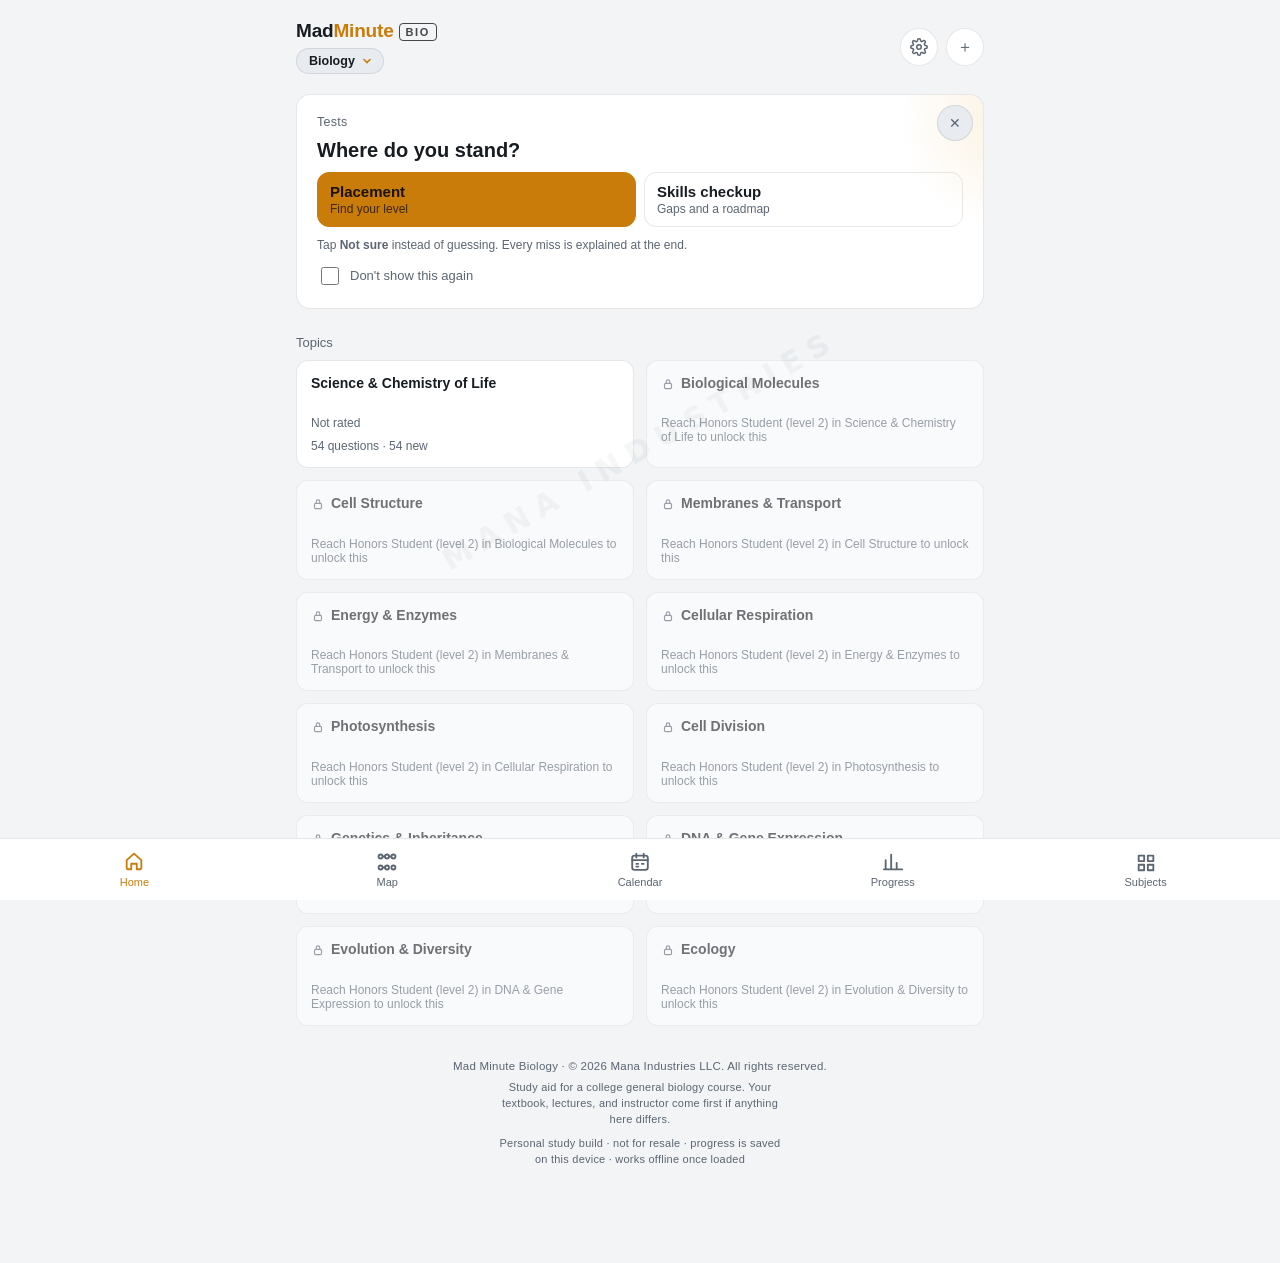
<file: biology/index.html>
<!doctype html><html><head><meta charset="utf-8"><meta http-equiv="Content-Security-Policy" content="default-src 'self'; script-src 'self' 'unsafe-inline'; style-src 'self' 'unsafe-inline' https://fonts.googleapis.com; font-src 'self' https://fonts.gstatic.com data:; img-src 'self' data: blob:; connect-src 'self'; worker-src 'self'; manifest-src 'self'; object-src 'none'; base-uri 'self'; form-action 'self'"><meta name=viewport content="width=device-width,initial-scale=1,viewport-fit=cover"><style>:root{color-scheme:light;box-sizing:border-box;padding-top:env(safe-area-inset-top,0px);padding-bottom:env(safe-area-inset-bottom,0px)}html{scroll-padding-top:env(safe-area-inset-top,0px)}body{margin:0;padding:0;font:14px -apple-system,BlinkMacSystemFont,sans-serif;background:#faf9f5;color:#141413}img{max-width:100%}[hidden]:not([hidden=until-found i]){display:none!important}</style><title>Mad Minute Biology</title>
<meta name="apple-mobile-web-app-title" content="MM Bio">
<meta name="theme-color" content="#12161b">
<meta name="description" content="Mad Minute Biology: one-minute drills for college general biology. A Mana Industries product.">
<link rel="manifest" href="manifest.webmanifest">
<link rel="icon" type="image/png" sizes="192x192" href="icons/icon-192.png">
<link rel="apple-touch-icon" href="icons/apple-touch-icon.png">
<meta name="apple-mobile-web-app-capable" content="yes">
<meta name="mobile-web-app-capable" content="yes">
<meta name="apple-mobile-web-app-status-bar-style" content="black-translucent">
<meta name="apple-mobile-web-app-title" content="MM Bio">
<link rel="preconnect" href="https://fonts.googleapis.com">
<link rel="preconnect" href="https://fonts.gstatic.com" crossorigin>
<link href="https://fonts.googleapis.com/css2?family=Space+Grotesk:wght@400;500;600;700&display=swap" rel="stylesheet">
</head><body>
<style>
  :root {
    --bg: #12161b;
    --panel: #1c232b;
    --panel-2: #242d37;
    --line: rgba(255,255,255,0.08);
    --text: #e8edf2;
    --text-dim: #8b96a3;
    --amber: #f2a73b;
    --amber-dim: #7a5a24;
    --amber-ink: #1b1300;
    --teal: #3fb8ae;
    --teal-ink: #04211e;
    --teal-soft: rgba(63,184,174,0.18);
    --red: #e2574c;
    --red-soft: rgba(226,87,76,0.16);
    color-scheme: dark;
  }
  @media (prefers-color-scheme: light) {
    :root:not([data-theme="dark"]) {
      --bg: #f2f4f6; --panel: #ffffff; --panel-2: #e8ecf0;
      --line: rgba(20,25,30,0.1); --text: #171c21; --text-dim: #5b6672;
      --amber: #c97c0a; --amber-dim: #f4d6a6; --teal: #1f8a81; --teal-soft: rgba(31,138,129,0.12);
      --red: #c23a2f; --red-soft: rgba(194,58,47,0.1);
      color-scheme: light;
    }
  }
  :root[data-theme="light"] {
    --bg: #f2f4f6; --panel: #ffffff; --panel-2: #e8ecf0;
    --line: rgba(20,25,30,0.1); --text: #171c21; --text-dim: #5b6672;
    --amber: #c97c0a; --amber-dim: #f4d6a6; --teal: #1f8a81; --teal-soft: rgba(31,138,129,0.12);
    --red: #c23a2f; --red-soft: rgba(194,58,47,0.1);
    color-scheme: light;
  }
  :root[data-theme="dark"] { color-scheme: dark; }
  /* the in-app theme switch wins over the device and viewer theme */
  body.theme-light {
    --bg: #f2f4f6; --panel: #ffffff; --panel-2: #e8ecf0;
    --line: rgba(20,25,30,0.1); --text: #171c21; --text-dim: #5b6672;
    --amber: #c97c0a; --amber-dim: #f4d6a6; --teal: #1f8a81; --teal-soft: rgba(31,138,129,0.12);
    --red: #c23a2f; --red-soft: rgba(194,58,47,0.1);
    color-scheme: light;
  }
  body.theme-dark {
    --bg: #12161b; --panel: #1c232b; --panel-2: #242d37;
    --line: rgba(255,255,255,0.08); --text: #e8edf2; --text-dim: #8b96a3;
    --amber: #f2a73b; --amber-dim: #7a5a24; --teal: #3fb8ae; --teal-soft: rgba(63,184,174,0.18);
    --red: #e2574c; --red-soft: rgba(226,87,76,0.16);
    color-scheme: dark;
  }

  * { box-sizing: border-box; }
  [hidden] { display: none !important; }
  body {
    margin: 0; background: var(--bg); color: var(--text);
    font-family: -apple-system, BlinkMacSystemFont, "Segoe UI", Roboto, sans-serif;
    overflow-x: hidden;
  }
  .num, .brand, h1, h2, h3, .timer, .score-big, .rank-name {
    font-family: "Space Grotesk", -apple-system, sans-serif;
  }
  #app { max-width: 720px; margin: 0 auto; padding-inline: 16px; padding-block: 20px calc(96px + env(safe-area-inset-bottom, 0px)); }
  button { font-family: inherit; }
  button:focus-visible, .topic-card:focus-visible { outline: 2px solid var(--amber); outline-offset: 2px; }

  header.top { display: flex; align-items: center; justify-content: space-between; padding-bottom: 20px; }
  .brand-wrap { display: flex; flex-direction: column; align-items: flex-start; gap: 6px; min-width: 0; }
  .subject-chip {
    display: inline-flex; align-items: center; gap: 6px; max-width: 100%;
    background: var(--panel-2); border: 1px solid var(--line); color: var(--text);
    border-radius: 99px; padding: 5px 10px 5px 12px; font-size: 12.5px; font-weight: 600; cursor: pointer;
  }
  .subject-chip span { overflow: hidden; text-overflow: ellipsis; white-space: nowrap; }
  .subject-chip svg { width: 12px; height: 12px; flex-shrink: 0; color: var(--amber); }
  .disclaim { margin: 8px auto 0; max-width: 46ch; line-height: 1.45; font-size: 11px; }
  .quiz-mark { margin-top: 18px !important; opacity: .7; }
  .maker { margin-top: 34px; text-align: center; font-size: 11.5px; color: var(--text-dim); letter-spacing: 0.02em; }
  .pack { display: flex; align-items: stretch; gap: 8px; }
  .pack-main {
    flex: 1; min-width: 0; text-align: left; cursor: pointer; color: var(--text);
    background: var(--panel); border: 1px solid var(--line); border-radius: 12px; padding: 14px;
    display: flex; flex-direction: column; gap: 4px; font: inherit;
  }
  .pack.active .pack-main { border-color: var(--amber); box-shadow: inset 0 0 0 1px var(--amber); }
  .pack-name { font-weight: 600; font-size: 15px; }
  .pack-meta { font-size: 12.5px; color: var(--text-dim); }
  .pack-flag { font-size: 11.5px; color: var(--amber); }
  .pack-del { background: transparent; border: 1px solid var(--line); color: var(--red); border-radius: 12px; padding: 0 12px; font-size: 12.5px; cursor: pointer; }
  .gen-steps { list-style: none; margin: 0; padding: 0; display: flex; flex-direction: column; gap: 8px; font-size: 13.5px; }
  .gen-steps li { display: flex; justify-content: space-between; gap: 10px; padding-left: 20px; position: relative; color: var(--text-dim); }
  .gen-steps li::before { content: ""; position: absolute; left: 2px; top: 5px; width: 9px; height: 9px; border-radius: 50%; border: 2px solid var(--panel-2); }
  .gen-steps li.run { color: var(--text); }
  .gen-steps li.run::before { border-color: var(--amber); border-top-color: transparent; animation: spin .9s linear infinite; }
  .gen-steps li.ok { color: var(--text); }
  .gen-steps li.ok::before { background: var(--teal); border-color: var(--teal); }
  .gen-steps li.fail::before { background: var(--red); border-color: var(--red); }
  .gen-steps li span:last-child { white-space: nowrap; font-size: 12.5px; }
  @keyframes spin { to { transform: rotate(360deg); } }
  button:disabled { opacity: .55; cursor: default; }
  .brand { font-size: 19px; font-weight: 700; letter-spacing: -0.01em; }
  .brand span { color: var(--amber); }
  .head-btns { display: flex; gap: 8px; }
  .icon-btn {
    background: var(--panel); border: 1px solid var(--line); color: var(--text-dim);
    width: 38px; height: 38px; border-radius: 50%; font-size: 16px; padding: 0;
    display: flex; align-items: center; justify-content: center; cursor: pointer; flex-shrink: 0;
  }
  .icon-btn:active { transform: scale(0.94); }
  #placeCard { position: relative; }
  .place-x { position: absolute; top: 10px; right: 10px; width: 36px; height: 36px; border-radius: 50%; border: 1px solid var(--line); background: var(--panel-2); color: var(--text-dim); font-size: 14px; cursor: pointer; }
  .place-x:active { transform: scale(0.94); }
  .place-never { display: flex; align-items: center; justify-content: center; gap: 8px; font-size: 13px; color: var(--text-dim); cursor: pointer; }
  .place-never input { width: 18px; height: 18px; accent-color: var(--amber); }
  .icon-btn svg { width: 18px; height: 18px; }

  .card {
    background: var(--panel); border: 1px solid var(--line); border-radius: 14px;
    padding: 20px; position: relative; overflow: hidden;
  }
  .glow::before {
    content: ""; position: absolute; top: -40%; right: -20%; width: 220px; height: 220px;
    background: radial-gradient(circle, var(--amber-dim) 0%, transparent 70%);
    opacity: 0.35; pointer-events: none;
  }
  .stack { display: flex; flex-direction: column; gap: 14px; }
  .eyebrow { color: var(--text-dim); font-size: 12.5px; letter-spacing: 0.02em; }
  .muted { color: var(--text-dim); font-size: 13.5px; line-height: 1.45; }
  h3 { margin: 0; font-size: 20px; text-wrap: balance; }

  .btn {
    border: none; border-radius: 8px; font-weight: 600; cursor: pointer;
    font-size: 14px; padding: 11px 18px; white-space: nowrap;
  }
  .btn:active { transform: scale(0.97); }
  .btn-amber { background: var(--amber); color: var(--amber-ink); }
  .btn-ghost { background: transparent; border: 1px solid var(--line); color: var(--text); }
  .btn-teal { background: var(--teal); color: var(--teal-ink); }
  .btn-block { width: 100%; }
  .row-btns { display: flex; gap: 10px; flex-wrap: wrap; }
  .row-btns .btn { flex: 1 1 140px; }

  /* rank */
  .rank-line { display: flex; align-items: center; gap: 14px; }
  .badge { width: 58px; height: 64px; flex-shrink: 0; }
  .badge path { fill: var(--panel-2); stroke: var(--amber); stroke-width: 3; }
  .badge text { fill: var(--amber); font: 700 22px "Space Grotesk", sans-serif; }
  .rank-name { font-size: 28px; font-weight: 700; line-height: 1.05; }
  .meter { height: 8px; background: var(--panel-2); border-radius: 4px; overflow: hidden; }
  .meter > div { height: 100%; background: var(--amber); border-radius: 4px; transition: width 1.2s cubic-bezier(.2,.8,.2,1); }

  .ladder { display: grid; grid-template-columns: repeat(5, 1fr); gap: 4px; }
  .ladder div {
    text-align: center; font-size: 10px; padding: 8px 0; border-radius: 6px; white-space: nowrap;
    background: var(--panel-2); color: var(--text-dim); overflow: hidden; text-overflow: ellipsis;
  }
  .ladder div.done { color: var(--teal); }
  .ladder div.now { background: var(--amber); color: var(--amber-ink); font-weight: 700; }

  .rec-card {
    display: flex; align-items: center; justify-content: space-between; gap: 14px;
    background: linear-gradient(135deg, var(--panel-2), var(--panel));
  }
  .rec-topic { font-size: 17px; font-weight: 600; margin-top: 3px; }
  .rec-meta { color: var(--amber); font-size: 12.5px; margin-top: 3px; }

  .section-title { font-size: 13px; color: var(--text-dim); margin: 26px 0 10px; font-weight: 500; }

  .topics-grid { display: grid; grid-template-columns: 1fr 1fr; gap: 12px; }
  .topic-card {
    background: var(--panel); border: 1px solid var(--line); border-radius: 12px; color: var(--text);
    padding: 14px; cursor: pointer; display: flex; flex-direction: column; gap: 9px; text-align: left;
  }
  .topic-card:active { transform: scale(0.98); }
  .topics-grid > .topic-card:last-child:nth-child(odd) { grid-column: 1 / -1; }
  .topic-name { font-size: 14px; font-weight: 600; line-height: 1.25; }
  .topic-lv { font-size: 12px; color: var(--text-dim); }
  .pips { display: flex; gap: 4px; }
  .pips i { flex: 1; height: 6px; border-radius: 3px; background: var(--panel-2); }
  .pips i.on { background: var(--teal); }
  .pips i.next { background: transparent; box-shadow: inset 0 0 0 1.5px var(--amber); }
  .pips i.pop { animation: pop .6s ease-out; }
  @keyframes pop { 0% { transform: scaleY(1); } 40% { transform: scaleY(2.4); background: var(--amber); } 100% { transform: scaleY(1); } }

  /* quiz */
  #quizScreen {
    position: fixed; inset: 0; background: var(--bg); z-index: 20;
    flex-direction: column; overflow-y: auto;
    padding: calc(18px + env(safe-area-inset-top, 0px)) 18px calc(22px + env(safe-area-inset-bottom, 0px));
  }
  #quizScreen:not([hidden]) { display: flex; }
  .quiz-inner { max-width: 680px; width: 100%; margin: 0 auto; display: flex; flex-direction: column; flex: 1; }
  .quiz-top { display: flex; align-items: center; justify-content: space-between; gap: 10px; }
  .quiz-topic-tag { font-size: 12.5px; color: var(--text-dim); }
  .lv-chip { display: inline-block; font-size: 11px; padding: 2px 8px; border-radius: 99px; background: var(--panel-2); color: var(--amber); margin-left: 6px; }
  .timer { font-size: 22px; font-weight: 700; color: var(--amber); font-variant-numeric: tabular-nums; }
  .timer.low { color: var(--red); }
  .progress-track { height: 4px; background: var(--panel-2); border-radius: 2px; margin: 14px 0 6px; overflow: hidden; }
  .progress-fill { height: 100%; background: var(--amber); border-radius: 2px; transition: width 0.2s; }
  .qtimer-row { display: flex; align-items: center; gap: 8px; margin-bottom: 10px; }
  .qtimer-track { flex: 1; height: 4px; background: var(--panel-2); border-radius: 2px; overflow: hidden; }
  .qtimer-fill { height: 100%; background: var(--teal); border-radius: 2px; transition: width 1s linear; }
  .qtimer-fill.warn { background: var(--red); }
  .qtimer-num { font-size: 11.5px; color: var(--text-dim); font-family: "Space Grotesk", sans-serif; width: 28px; text-align: right; }
  .quiz-count { font-size: 12px; color: var(--text-dim); margin-bottom: 18px; }
  .question-box { flex: 1; display: flex; flex-direction: column; justify-content: center; padding-bottom: 16px; }
  .question-text { font-size: 21px; font-weight: 600; line-height: 1.4; margin-bottom: 22px; text-wrap: balance; }
  .options { display: flex; flex-direction: column; gap: 10px; }
  .option {
    background: var(--panel); border: 1px solid var(--line); border-radius: 10px;
    padding: 14px 16px; font-size: 15px; text-align: left; cursor: pointer; color: var(--text);
  }
  .option.correct { background: var(--teal-soft); border-color: var(--teal); }
  .option.wrong { background: var(--red-soft); border-color: var(--red); }
  .option:disabled { cursor: default; }
  .option.unsure { background: transparent; border-style: dashed; color: var(--text-dim); text-align: center; font-size: 14px; }
  .explain { margin-top: 14px; font-size: 14px; line-height: 1.45; color: var(--text-dim); border-left: 3px solid var(--teal); padding-left: 12px; }

  /* results */
  .result-hero { text-align: center; padding: 6px 0; }
  .result-hero .big { font-size: 46px; font-weight: 700; font-family: "Space Grotesk", sans-serif; }
  .circuit { position: relative; padding-left: 30px; display: flex; flex-direction: column; gap: 14px; }
  .circuit .wire, .circuit .wire-fill { position: absolute; left: 9px; top: 8px; bottom: 8px; width: 3px; border-radius: 2px; background: var(--panel-2); }
  .circuit .wire-fill { background: var(--teal); bottom: auto; height: 0; transition: height var(--dur, 2s) linear; box-shadow: 0 0 8px var(--teal); }
  .node { position: relative; display: flex; flex-direction: column; gap: 6px; }
  .node::before {
    content: ""; position: absolute; left: -26px; top: 3px; width: 11px; height: 11px; border-radius: 50%;
    background: var(--panel); border: 2px solid var(--panel-2); transition: all .3s;
  }
  .node.lit::before { background: var(--teal); border-color: var(--teal); box-shadow: 0 0 0 5px var(--teal-soft); }
  .node.lit.missed::before { background: var(--amber); border-color: var(--amber); box-shadow: 0 0 0 5px rgba(242,167,59,0.18); }
  .node-head { display: flex; justify-content: space-between; gap: 10px; font-size: 14px; }
  .node-head b { font-weight: 600; }
  .node-head span { color: var(--text-dim); font-size: 12.5px; white-space: nowrap; font-variant-numeric: tabular-nums; }
  .node .up { font-size: 12.5px; color: var(--amber); font-weight: 600; }
  .rankup {
    text-align: center; padding: 16px; border-radius: 12px; background: var(--amber); color: var(--amber-ink);
    font-family: "Space Grotesk", sans-serif; font-weight: 700; font-size: 18px;
  }
  .rankup.show { animation: burst .7s cubic-bezier(.2,1.6,.4,1); }
  @keyframes burst { 0% { transform: scale(.6); opacity: .2; } 100% { transform: scale(1); opacity: 1; } }

  .miss { background: var(--panel); border: 1px solid var(--line); border-radius: 12px; padding: 14px; display: flex; flex-direction: column; gap: 7px; font-size: 14px; line-height: 1.4; }
  .miss .tag { font-size: 11.5px; color: var(--amber); }
  .miss .q { font-weight: 600; }
  .miss .yours { color: var(--red); }
  .miss .right { color: var(--teal); }
  .miss .why { color: var(--text-dim); font-size: 13.5px; }

  /* profile timeline */
  .timeline { position: relative; padding-left: 26px; }
  .timeline::before { content: ""; position: absolute; left: 7px; top: 6px; bottom: 6px; width: 2px; background: var(--panel-2); }
  .day { font-size: 12px; color: var(--text-dim); margin: 18px 0 8px; display: flex; justify-content: space-between; gap: 8px; }
  .day:first-child { margin-top: 0; }
  .ev { position: relative; padding: 8px 0; font-size: 14px; line-height: 1.4; }
  .ev::before {
    content: ""; position: absolute; left: -24px; top: 12px; width: 10px; height: 10px; border-radius: 50%;
    background: var(--bg); border: 2px solid var(--text-dim);
  }
  .ev.session::before { border-color: var(--teal); }
  .ev.levelup::before { background: var(--teal); border-color: var(--teal); }
  .ev.rankup::before, .ev.placement::before { background: var(--amber); border-color: var(--amber); width: 14px; height: 14px; left: -26px; top: 10px; }
  .ev.now::before { background: var(--amber); border-color: var(--amber); box-shadow: 0 0 0 5px rgba(242,167,59,0.2); }
  .ev .t { color: var(--text-dim); font-size: 12px; }
  .ev b { font-weight: 600; }

  .lv-rows { display: flex; flex-direction: column; gap: 12px; }
  .lv-row { display: grid; grid-template-columns: 1fr 96px; gap: 10px; align-items: center; font-size: 13.5px; }
  .lv-row small { display: block; color: var(--text-dim); font-size: 12px; }

  /* manage */
  .field-label { display: block; font-size: 12.5px; color: var(--text-dim); margin: 14px 0 6px; }
  input[type=text], select, textarea {
    width: 100%; background: var(--panel); border: 1px solid var(--line); border-radius: 8px;
    color: var(--text); padding: 11px 12px; font-size: 14.5px; font-family: inherit;
  }
  textarea { resize: vertical; min-height: 44px; }
  .opt-row { display: flex; gap: 8px; align-items: center; margin-bottom: 8px; }
  .opt-row input[type=radio] { flex-shrink: 0; width: 18px; height: 18px; accent-color: var(--teal); }
  .qbank-item { background: var(--panel); border: 1px solid var(--line); border-radius: 10px; padding: 12px 14px; margin-bottom: 8px; font-size: 13.5px; }
  .qbank-item .qtag { color: var(--amber); font-size: 11.5px; margin-bottom: 4px; }
  .qbank-item .del { float: right; color: var(--red); font-size: 12px; cursor: pointer; background: none; border: none; padding: 0; }
  .form-msg { font-size: 13px; margin-top: 10px; min-height: 18px; }
  .form-msg.err { color: var(--red); }
  .form-msg.ok { color: var(--teal); }

  .back-row { display: flex; align-items: center; gap: 10px; margin-bottom: 18px; }
  .back-row h2 { font-size: 18px; margin: 0; }
  .empty-note { color: var(--text-dim); font-size: 13.5px; text-align: center; padding: 24px 10px; }


  /* daily goal + mode */
  .daily-card { display: flex; align-items: center; gap: 16px; }
  .goal-ring { position: relative; width: 64px; height: 64px; flex-shrink: 0; }
  .goal-ring svg { width: 64px; height: 64px; transform: rotate(-90deg); }
  .goal-ring > span { position: absolute; inset: 0; display: grid; place-items: center; font: 700 14px "Space Grotesk", sans-serif; color: var(--amber); }
  .gr-bg { fill: none; stroke: var(--panel-2); stroke-width: 6; }
  .gr-fg { fill: none; stroke: var(--amber); stroke-width: 6; stroke-linecap: round; transition: stroke-dasharray .8s ease; }
  .gr-fg.done { stroke: var(--teal); }
  .gr-check { width: 26px; height: 26px; fill: none; stroke: var(--teal); stroke-width: 3; stroke-linecap: round; stroke-linejoin: round; transform: none !important; }
  .daily-xp { font: 600 20px "Space Grotesk", sans-serif; margin-top: 2px; font-variant-numeric: tabular-nums; }
  .daily-xp b { color: var(--amber); }
  .seg { display: grid; grid-template-columns: 1fr 1fr; background: var(--panel-2); border-radius: 10px; padding: 3px; gap: 3px; }
  .seg button { background: none; border: none; border-radius: 8px; padding: 9px 6px; font: 600 13px inherit; font-family: inherit; color: var(--text-dim); cursor: pointer; }
  .seg button.on { background: var(--panel); color: var(--text); box-shadow: 0 1px 2px rgba(0,0,0,.15); }
  .seg-hint { font-size: 12px; color: var(--text-dim); margin-top: 6px; text-align: center; }

  /* quiz HUD */
  .quiz-tools { display: flex; align-items: center; gap: 8px; }
  .tool-btn { width: 34px; height: 34px; border-radius: 50%; border: 1px solid var(--line); background: var(--panel); color: var(--text-dim); display: grid; place-items: center; cursor: pointer; padding: 0; }
  .tool-btn svg { width: 16px; height: 16px; }
  .hud { display: flex; justify-content: space-between; align-items: center; min-height: 24px; margin-bottom: 8px; }
  .combo { font: 700 13px "Space Grotesk", sans-serif; color: var(--amber-ink); background: var(--amber); padding: 3px 10px; border-radius: 99px; }
  .combo.bump { animation: bump .35s cubic-bezier(.2,1.8,.4,1); }
  @keyframes bump { 0% { transform: scale(.8); } 100% { transform: scale(1); } }
  .xp { margin-left: auto; font: 700 14px "Space Grotesk", sans-serif; color: var(--teal); font-variant-numeric: tabular-nums; }
  .question-box { position: relative; }
  .xp-pop { position: absolute; right: 8px; top: -6px; font: 700 20px "Space Grotesk", sans-serif; color: var(--teal); opacity: 0; pointer-events: none; }
  .xp-pop.bonus { color: var(--amber); }
  .xp-pop.go { animation: floatUp .9s ease-out forwards; }
  @keyframes floatUp { 0% { opacity: 0; transform: translateY(10px) scale(.9); } 20% { opacity: 1; transform: translateY(0) scale(1.1); } 100% { opacity: 0; transform: translateY(-28px) scale(1); } }

  /* flag sheet */
  .sheet-back { position: fixed; inset: 0; z-index: 30; background: rgba(0,0,0,.45); display: flex; align-items: flex-end; justify-content: center; }
  .sheet { width: 100%; max-width: 560px; background: var(--panel); border-radius: 18px 18px 0 0; padding: 20px 18px calc(20px + env(safe-area-inset-bottom, 0px)); display: flex; flex-direction: column; gap: 10px; }
  .sheet h3 { font-size: 17px; }
  .reason { display: flex; align-items: center; gap: 10px; padding: 11px 12px; border: 1px solid var(--line); border-radius: 10px; font-size: 14px; cursor: pointer; }
  .reason input { accent-color: var(--amber); width: 18px; height: 18px; }

  /* results extras */
  .res-xp { text-align: center; font-size: 13.5px; color: var(--text-dim); }
  .res-xp b { color: var(--teal); font-family: "Space Grotesk", sans-serif; }
  .goal-done { background: var(--teal); color: var(--teal-ink); border-radius: 12px; padding: 16px; text-align: center; }
  .goal-done b { display: block; font: 700 18px "Space Grotesk", sans-serif; margin-bottom: 4px; }
  .goal-done.show { animation: burst .7s cubic-bezier(.2,1.6,.4,1); }
  .flag-item .q { font-weight: 600; margin: 4px 0; }
  #syncStatus[data-mode="synced"] { color: var(--teal); }

  /* learning path */
  .locked-card { opacity: .6; }
  .locked-card .topic-name { display: flex; align-items: center; gap: 6px; }
  .lock-sm { width: 14px; height: 14px; flex-shrink: 0; fill: none; stroke: var(--text-dim); stroke-width: 2; stroke-linecap: round; }
  .locked-row { opacity: .65; }
  .map-topic small { display: block; font-weight: 400; font-size: 11.5px; color: var(--text-dim); margin-top: 2px; }

  /* control illustrations */
  .quiz-art { margin: 0 0 14px; }
  .miss-art { margin: 2px 0 4px; }
  .art-svg { width: 100%; max-width: 440px; height: auto; display: block; margin: 0 auto; overflow: visible; }
  .a-panel { fill: var(--panel); stroke: var(--line); }
  .a-b, .a-ring, .a-pad { fill: var(--panel-2); stroke: var(--text-dim); stroke-opacity: .45; stroke-width: 1.2; }
  .a-ring { fill: var(--panel); }
  .a-b.hl, .a-ring.hl, .a-pad.hl { fill: rgba(242,167,59,.2); stroke: var(--amber); stroke-opacity: 1; stroke-width: 2.4; animation: artPulse 1.8s ease-in-out infinite; }
  @keyframes artPulse { 50% { stroke-width: 3.8; } }
  .a-track { fill: var(--text-dim); opacity: .35; }
  .a-t { fill: var(--text-dim); font-family: -apple-system, "Segoe UI", Roboto, sans-serif; font-weight: 600; letter-spacing: .03em; }
  .a-t.hl { fill: var(--amber); }
  .a-i { fill: var(--text); }
  .a-i-t { fill: var(--text); font-weight: 700; font-family: "Space Grotesk", -apple-system, sans-serif; }
  .a-ln { stroke: var(--text); stroke-width: 2; stroke-linecap: round; }
  .a-row { fill: var(--text-dim); opacity: .25; }
  .a-sel { fill: var(--amber); opacity: .55; }
  .a-lvl { fill: var(--teal); }

  /* crew overview */
  .crew-tiles { display: grid; grid-template-columns: repeat(3, 1fr); gap: 10px; }
  .crew-tiles:empty { display: none; }
  .tile { background: var(--panel); border: 1px solid var(--line); border-radius: 12px; padding: 12px; display: flex; flex-direction: column; gap: 2px; }
  .tile b { font: 700 22px "Space Grotesk", sans-serif; font-variant-numeric: tabular-nums; }
  .tile span { font-size: 12px; color: var(--text-dim); }
  .crew-card { text-align: left; cursor: pointer; color: var(--text); font: inherit; display: flex; flex-direction: column; gap: 10px; }
  .crew-top { display: flex; justify-content: space-between; align-items: baseline; gap: 10px; flex-wrap: wrap; }
  .crew-name { font-size: 16px; }
  .week { display: grid; grid-template-columns: repeat(7, 1fr); gap: 6px; }
  .week i { font-style: normal; text-align: center; font-size: 11px; padding: 6px 0; border-radius: 6px; background: var(--panel-2); color: var(--text-dim); }
  .week i.on { background: var(--teal); color: var(--teal-ink); font-weight: 700; }
  .crew-nums { display: flex; flex-wrap: wrap; gap: 6px 14px; font-size: 13px; color: var(--text-dim); }
  .crew-nums b { color: var(--text); font-family: "Space Grotesk", sans-serif; font-variant-numeric: tabular-nums; }
  .crew-ranks { display: flex; flex-wrap: wrap; gap: 6px; }
  .chip { font-size: 12px; padding: 3px 9px; border-radius: 99px; background: var(--panel-2); color: var(--text); }
  .crew-focus { font-size: 13px; color: var(--amber); }
  .focus-row { display: flex; justify-content: space-between; font-size: 13.5px; padding: 6px 0; border-top: 1px solid var(--line); }
  .focus-row span { color: var(--text-dim); }
  .sample-note { font-size: 12.5px; color: var(--amber-ink); background: var(--amber); padding: 8px 12px; border-radius: 8px; }
  .bars { display: grid; grid-template-columns: repeat(14, 1fr); gap: 2px; align-items: end; height: 120px; }
  .bar-col { height: 100%; display: flex; flex-direction: column; justify-content: flex-end; align-items: center; gap: 4px; cursor: pointer; outline: none; }
  .bar-col .bar { width: 70%; min-height: 0; background: var(--teal); border-radius: 4px 4px 0 0; }
  .bar-col:hover .bar, .bar-col:focus .bar { opacity: .75; }
  .bar-col span { font-size: 10.5px; color: var(--text-dim); font-variant-numeric: tabular-nums; }
  .bar-tip { margin-top: 8px; font-size: 12.5px; }
  details summary { cursor: pointer; font-size: 13.5px; color: var(--text); }

  .crew-home { display: flex; align-items: center; gap: 14px; text-align: left; cursor: pointer; color: var(--text); font: inherit; }
  .crew-home-icon { width: 44px; height: 44px; border-radius: 12px; background: var(--teal-soft); color: var(--teal); display: grid; place-items: center; flex-shrink: 0; }
  .crew-home-icon svg { width: 24px; height: 24px; }
  .crew-home-go { font-size: 26px; color: var(--text-dim); }

  /* tab bar */
  .tabbar {
    position: fixed; left: 0; right: 0; bottom: 0; z-index: 15;
    display: grid; grid-auto-flow: column; grid-auto-columns: 1fr;
    background: var(--panel); border-top: 1px solid var(--line);
    padding: 6px 8px calc(6px + env(safe-area-inset-bottom, 0px));
  }
  .tabbar button {
    background: none; border: none; color: var(--text-dim); cursor: pointer; font: inherit;
    display: flex; flex-direction: column; align-items: center; gap: 3px; padding: 6px 0; font-size: 11px; border-radius: 10px;
  }
  .tabbar button svg { width: 22px; height: 22px; }
  .tabbar button.on { color: var(--amber); }
  .tabbar button.on svg { transform: translateY(-1px); }
  .tabbar-inner { max-width: 720px; margin: 0 auto; }
  #themeBtn svg { width: 18px; height: 18px; }


  /* coach */
  .coach-modes { display: grid; grid-template-columns: 1fr 1fr; gap: 12px; }
  @media (max-width: 420px) { .coach-modes { grid-template-columns: 1fr; } }
  .coach-mode {
    text-align: left; font: inherit; color: var(--text); cursor: pointer;
    background: var(--panel); border: 1px solid var(--line); border-radius: 12px; padding: 14px;
    display: flex; flex-direction: column; gap: 5px; min-width: 0;
  }
  .coach-mode:active { transform: scale(0.98); }
  .coach-mode:hover:not(:disabled) { border-color: var(--amber); }
  .cm-tag { font-size: 11px; letter-spacing: 0.06em; text-transform: uppercase; color: var(--amber); font-weight: 600; }
  .cm-name { font-family: "Space Grotesk", sans-serif; font-size: 16px; font-weight: 600; }
  .cm-blurb { font-size: 13px; color: var(--text-dim); line-height: 1.4; }
  .coach-level { font-size: 12.5px; color: var(--teal); min-height: 16px; }
  .coach-head { display: flex; align-items: flex-start; gap: 10px; margin-bottom: 14px; }
  .coach-head .ttl { min-width: 0; }
  .coach-head .cm-tag { display: block; }
  .coach-head h2 { margin: 2px 0 0; font-size: 18px; text-wrap: balance; }
  .coach-thread { display: flex; flex-direction: column; gap: 12px; }
  .bubble { border-radius: 12px; padding: 12px 14px; font-size: 14.5px; line-height: 1.5; min-width: 0; overflow-wrap: anywhere; }
  .bubble .who { font-size: 11px; letter-spacing: 0.06em; text-transform: uppercase; color: var(--text-dim); margin-bottom: 4px; font-weight: 600; }
  .bubble.you { background: var(--panel-2); align-self: flex-end; max-width: 88%; }
  .bubble.coach-b { background: var(--panel); border: 1px solid var(--line); }
  .md > :first-child { margin-top: 0; }
  .md > :last-child { margin-bottom: 0; }
  .md p { margin: 0 0 10px; }
  .md h2, .md h3, .md h4 { font-family: "Space Grotesk", sans-serif; margin: 16px 0 8px; line-height: 1.25; text-wrap: balance; }
  .md h2 { font-size: 17px; color: var(--amber); }
  .md h3 { font-size: 15.5px; }
  .md h4 { font-size: 14.5px; color: var(--text-dim); }
  .md ul, .md ol { margin: 0 0 10px; padding-left: 20px; display: flex; flex-direction: column; gap: 4px; }
  .md code { font-family: ui-monospace, SFMono-Regular, Menlo, monospace; font-size: 13px; background: var(--panel-2); padding: 1px 5px; border-radius: 4px; }
  .md pre { font-family: ui-monospace, SFMono-Regular, Menlo, monospace; font-size: 12.5px; line-height: 1.35; background: var(--panel-2); border-radius: 8px; padding: 10px 12px; overflow-x: auto; margin: 0 0 10px; }
  .md hr { border: none; border-top: 1px solid var(--line); margin: 14px 0; }
  .md .tbl { overflow-x: auto; margin: 0 0 10px; }
  .md table { border-collapse: collapse; font-size: 13px; min-width: 100%; }
  .md th, .md td { border-bottom: 1px solid var(--line); padding: 6px 8px; text-align: left; vertical-align: top; }
  .md th { color: var(--text-dim); font-weight: 600; }
  .thinking { color: var(--text-dim); animation: blink 1.4s ease-in-out infinite; }
  @keyframes blink { 50% { opacity: .45; } }
  @media (prefers-reduced-motion: reduce) { .thinking { animation: none; } }
  .coach-badge { margin-top: 12px; display: inline-block; background: var(--teal-soft); color: var(--teal); border: 1px solid var(--teal); border-radius: 99px; padding: 5px 12px; font-size: 13px; font-weight: 600; }
  .coach-reply { position: sticky; bottom: calc(76px + env(safe-area-inset-bottom, 0px)); background: var(--bg); padding-top: 12px; margin-top: 14px; display: flex; flex-direction: column; gap: 10px; }
  .coach-reply textarea { min-height: 64px; }
  .coach-err { color: var(--red); font-size: 13px; }
  .saved-item { background: var(--panel); border: 1px solid var(--line); border-radius: 12px; padding: 4px 14px; display: flex; flex-direction: column; gap: 10px; }
  .saved-item .row-btns { padding-bottom: 12px; }
  .saved-head { background: none; border: none; color: var(--text); font: inherit; font-size: 14px; text-align: left; padding: 10px 0; display: flex; justify-content: space-between; gap: 10px; cursor: pointer; }
  .saved-head span:first-child { min-width: 0; }
  .saved-date { color: var(--text-dim); font-size: 12.5px; white-space: nowrap; }
  .saved-body { font-size: 14px; line-height: 1.5; border-top: 1px solid var(--line); padding-top: 10px; }
  .btn.danger { color: var(--red); }
  .ev.coach::before { border-color: var(--amber); }

  /* toast */
  .toast {
    position: fixed; left: 50%; bottom: calc(84px + env(safe-area-inset-bottom, 0px)); transform: translateX(-50%);
    background: var(--text); color: var(--bg); padding: 10px 16px; border-radius: 99px; font-size: 13px; z-index: 40;
    max-width: calc(100% - 32px); text-align: center;
  }
  .toast.show { animation: toastIn .25s ease-out; }
  @keyframes toastIn { from { opacity: 0; transform: translate(-50%, 8px); } to { opacity: 1; transform: translate(-50%, 0); } }

  /* skill map */
  .map-head, .map-track { display: grid; grid-template-columns: repeat(4, 1fr); gap: 0; }
  .map-head { grid-template-columns: repeat(4, 1fr); position: sticky; top: env(safe-area-inset-top, 0px); z-index: 2; background: var(--bg); padding-block: 8px; }
  .map-head > div:first-child { display: none; }
  .map-col { text-align: center; font: 700 15px "Space Grotesk", sans-serif; color: var(--text); }
  .map-col small { display: block; font: 500 10.5px -apple-system, sans-serif; color: var(--text-dim); margin-top: 2px; white-space: nowrap; overflow: hidden; text-overflow: ellipsis; }
  .map-rows { display: flex; flex-direction: column; gap: 6px; }
  .map-row { background: var(--panel); border: 1px solid var(--line); border-radius: 14px; padding: 12px 6px 10px; }
  .map-topic { font-size: 13.5px; font-weight: 600; padding: 0 8px 8px; }
  .node-cell {
    position: relative; background: none; border: none; cursor: pointer; font: inherit; color: var(--text);
    display: flex; flex-direction: column; align-items: center; gap: 5px; padding: 2px 0;
  }
  .node-cell.linked::before {
    content: ""; position: absolute; top: 23px; right: 50%; width: 100%; height: 3px; background: var(--teal); z-index: 0; border-radius: 2px;
  }
  .node-cell:not(.linked):not(:first-child)::before {
    content: ""; position: absolute; top: 23px; right: 50%; width: 100%; height: 3px; background: var(--panel-2); z-index: 0; border-radius: 2px;
  }
  .node-dot {
    position: relative; z-index: 1; width: 48px; height: 48px; border-radius: 50%;
    display: grid; place-items: center; background: var(--panel-2);
  }
  .node-cell.done .node-dot { background: var(--teal); box-shadow: 0 0 0 4px var(--teal-soft); }
  .node-cell.current .node-dot { background: var(--panel); box-shadow: 0 0 0 4px rgba(242,167,59,0.16); }
  .node-cell.current .node-dot { animation: breathe 2.4s ease-in-out infinite; }
  @keyframes breathe { 50% { box-shadow: 0 0 0 8px rgba(242,167,59,0.08); } }
  .node-cell.locked .node-dot { opacity: .55; }
  .node-cell.fresh .node-dot { animation: nodePop .9s cubic-bezier(.2,1.6,.4,1) both; }
  @keyframes nodePop { 0% { transform: scale(.4); background: var(--amber); } 60% { transform: scale(1.15); } 100% { transform: scale(1); } }
  .check { width: 24px; height: 24px; fill: none; stroke: var(--teal-ink); stroke-width: 3; stroke-linecap: round; stroke-linejoin: round; }
  .lock { width: 18px; height: 18px; fill: none; stroke: var(--text-dim); stroke-width: 2; stroke-linecap: round; }
  .ring { position: absolute; inset: 2px; width: 44px; height: 44px; transform: rotate(-90deg); }
  .ring-bg { fill: none; stroke: var(--panel-2); stroke-width: 4; }
  .ring-fg { fill: none; stroke: var(--amber); stroke-width: 4; stroke-linecap: round; transition: stroke-dasharray .8s ease; }
  .node-num { position: relative; font: 700 12px "Space Grotesk", sans-serif; color: var(--amber); font-variant-numeric: tabular-nums; }
  .node-sub { font-size: 10.5px; color: var(--text-dim); }
  .map-legend { display: flex; flex-wrap: wrap; gap: 14px; font-size: 12px; color: var(--text-dim); margin: 12px 0 4px; }
  .map-legend span { display: inline-flex; align-items: center; gap: 6px; }
  .map-legend i { width: 12px; height: 12px; border-radius: 50%; display: inline-block; }
  @media (prefers-reduced-motion: reduce) {
    *, *::before { animation: none !important; transition: none !important; }
  }
</style>

<div id="app">

  <!-- HOME -->
  <section id="homeScreen">
    <header class="top">
      <div class="brand-wrap">
        <div class="brand">Mad<span>Minute</span> <small class="auto-tag">BIO</small></div>
        <button class="subject-chip" onclick="showSubjects()" aria-label="Switch subject">
          <span id="subjectName">Electrical</span>
          <svg viewBox="0 0 12 12" aria-hidden="true"><path d="M3 4.5 6 7.5 9 4.5" fill="none" stroke="currentColor" stroke-width="1.6" stroke-linecap="round"/></svg>
        </button>
      </div>
      <div class="head-btns">
        <button class="icon-btn" id="themeBtn" onclick="cycleTheme()" aria-label="Change theme"></button>
        <button class="icon-btn" onclick="showManage()" aria-label="Add questions">＋</button>
      </div>
    </header>

    <div class="stack">
      <div class="card glow stack" id="placeCard">
        <button class="place-x" type="button" onclick="closePlaceCard()" aria-label="Close the placement test card">✕</button>
        <div class="eyebrow">Start here</div>
        <h3>Find your level</h3>
        <div class="muted">The test follows the learning path, from the basics up. To test out of a level you need every answer right, so tap <b>Not sure</b> instead of guessing. Every miss is explained at the end.</div>
        <button class="btn btn-amber btn-block" onclick="startPlacement()">Take the placement test</button>
        <label class="place-never"><input type="checkbox" id="placeNever"> Don't show this again</label>
      </div>

      <div class="card daily-card" id="dailyCard" hidden>
        <div class="goal-ring" id="goalRing"></div>
        <div style="min-width:0;">
          <div class="eyebrow">Today's goal</div>
          <div class="daily-xp"><b id="dailyXP">0</b> / <span id="dailyGoal">100</span> XP</div>
          <div class="muted" id="dailyStreak">—</div>
        </div>
      </div>

      <button class="card glow stack" id="rankCard" onclick="showProfile()" style="text-align:left; cursor:pointer; color:var(--text); font:inherit;">
        <div class="rank-line">
          <div id="homeBadge"></div>
          <div style="flex:1; min-width:0;">
            <div class="eyebrow">Your rank</div>
            <div class="rank-name" id="homeRank">Trainee</div>
          </div>
        </div>
        <div class="meter"><div id="homeMeter" style="width:0%"></div></div>
        <div class="muted" id="homeRankSub">—</div>
      </button>

      <div class="card rec-card" id="recCard">
        <div>
          <div class="eyebrow">Fill your next gap</div>
          <div class="rec-topic" id="recTopicName">—</div>
          <div class="rec-meta" id="recTopicMeta">—</div>
        </div>
        <button class="btn btn-amber" onclick="startPractice(recommendedTopic())">Start</button>
      </div>

      <button class="card crew-home" id="crewCard" onclick="showCrew()" hidden>
        <div class="crew-home-icon" aria-hidden="true"><svg viewBox="0 0 24 24" fill="none" stroke="currentColor" stroke-width="2" stroke-linecap="round"><circle cx="9" cy="8" r="3.2"/><path d="M3 20c.8-3.4 3.2-5 6-5s5.2 1.6 6 5"/><circle cx="17" cy="9" r="2.4"/><path d="M16 14.2c2.6.2 4.3 1.8 5 4.8"/></svg></div>
        <div style="flex:1; min-width:0;">
          <div class="eyebrow">Manager</div>
          <div class="rec-topic">Crew overview</div>
          <div class="muted">Who's practicing, how much, and the questions each person keeps missing</div>
        </div>
        <span class="crew-home-go" aria-hidden="true">›</span>
      </button>
      <div id="modeWrap">
        <div class="seg" role="group" aria-label="Round type">
          <button id="modeTimed" onclick="setMode('timed')">Mad Minute (timed)</button>
          <button id="modeStudy" onclick="setMode('study')">Study (no timer)</button>
        </div>
      </div>
      <div class="row-btns" id="homeActions">
        <button class="btn btn-ghost" id="reviewBtn" onclick="startDailyReview()">Daily review</button>
        <button class="btn btn-ghost" id="retakeBtn" onclick="retakePlacement()">Retake placement</button>
      </div>
    </div>

    <div class="section-title">Topics</div>
    <div class="topics-grid" id="topicsGrid"></div>
    <div class="section-title" id="growTitle" hidden>Grow this subject</div>
    <div class="card stack" id="growCard" hidden>
      <div class="muted">Claude writes 12 new questions per topic, across all four levels, and checks them against the ones you already have so nothing repeats. It uses your Claude usage.</div>
      <div>
        <label class="field-label" for="growTopic" style="margin-top:0;">Topic</label>
        <select id="growTopic"></select>
      </div>
      <div class="row-btns">
        <button class="btn btn-teal" id="growBtn" onclick="growSubject()">Add questions</button>
        <button class="btn btn-ghost" id="growStop" onclick="stopGrow()" hidden>Stop</button>
      </div>
      <div id="growStatus" hidden><ol class="gen-steps" id="growSteps"></ol></div>
      <div class="form-msg" id="growMsg" role="status"></div>
    </div>

    <footer class="maker"><div>Mad Minute Biology · © 2026 Mana Industries LLC. All rights reserved.</div><div id="packDisclaimer" class="disclaim" hidden></div></footer>
  </section>

  <!-- COACH -->
  <section id="coachScreen" hidden>
    <div id="coachPick">
      <div class="back-row">
        <button class="icon-btn" onclick="showHome()" aria-label="Back">←</button>
        <h2>Coach</h2>
      </div>
      <div class="muted" style="margin-bottom:14px;">Six ways to learn a topic with Claude, tuned to your level in <b id="coachSubject"></b> and the questions you've missed.</div>
      <div class="card stack">
        <div class="muted" id="coachUnavailable" hidden>The coach needs Claude, which is available when this page is opened in the Claude app or on claude.ai.</div>
        <div>
          <label class="field-label" for="coachTopic" style="margin-top:0;">What do you want to master?</label>
          <select id="coachTopic" onchange="coachTopicChanged()"></select>
        </div>
        <div id="coachCustomWrap" hidden>
          <label class="field-label" for="coachCustom" style="margin-top:0;">Topic</label>
          <input type="text" id="coachCustom" maxlength="120" placeholder="e.g. CAN FD bit timing">
        </div>
        <div class="coach-level" id="coachLevel"></div>
        <div class="form-msg" id="coachMsg" role="status" style="margin-top:0;min-height:0;"></div>
      </div>
      <div class="section-title">Pick a method</div>
      <div class="coach-modes" id="coachModes"></div>
      <div class="muted" style="margin-top:12px;font-size:12.5px;">Each session uses your Claude usage. Test scores and "explained it back" wins go on your Progress timeline.</div>
      <div class="section-title" id="coachSavedTitle" hidden>Saved on this device</div>
      <div class="stack" id="coachSavedList"></div>
    </div>

    <div id="coachSession" hidden>
      <div class="coach-head">
        <button class="icon-btn" onclick="endCoach()" aria-label="End session">←</button>
        <div class="ttl"><span class="cm-tag" id="coachSessTag"></span><h2 id="coachSessTopic"></h2></div>
      </div>
      <div class="coach-thread" id="coachThread"></div>
      <div class="coach-reply" id="coachReplyWrap">
        <div class="coach-err" id="coachErr" role="status" hidden></div>
        <textarea id="coachReply" maxlength="2000" onkeydown="if(event.key==='Enter'&&(event.metaKey||event.ctrlKey)){event.preventDefault();coachSend();}"></textarea>
        <div class="row-btns">
          <button class="btn btn-amber" id="coachSend" onclick="coachSend()">Send</button>
          <button class="btn btn-ghost" id="coachStop" onclick="coachStop()" hidden>Stop</button>
          <button class="btn btn-ghost" id="coachSave" onclick="coachSave()" hidden>Save</button>
          <button class="btn btn-teal" id="coachDrill" onclick="coachDrill()" hidden>Drill this topic</button>
        </div>
      </div>
    </div>
  </section>

  <!-- SKILL MAP -->
  <section id="mapScreen" hidden>
    <div class="back-row"><h2>Skill map</h2></div>
    <div class="stack">
      <div class="muted" id="mapSub">—</div>
      <div class="meter"><div id="mapBar" style="width:0%"></div></div>
      <div class="map-legend">
        <span><i style="background:var(--teal)"></i>Complete</span>
        <span><i style="background:var(--panel); box-shadow: inset 0 0 0 2px var(--amber)"></i>In progress</span>
        <span><i style="background:var(--panel-2)"></i>Locked</span>
      </div>
    </div>
    <div class="map-head" id="mapHead"></div>
    <div class="map-rows" id="mapGrid"></div>
  </section>

  <!-- CREW (managers only) -->
  <section id="crewScreen" hidden>
    <div class="stack">
      <div class="stack" id="crewHead">
        <div class="back-row" style="margin-bottom:0;"><h2>Crew overview</h2></div>
        <div class="muted">A coaching view: who's practicing, how much, and what each person should work on next on the job.</div>
        <div class="row-btns">
          <button class="btn btn-ghost" onclick="renderCrew()">Refresh</button>
          <button class="btn btn-ghost" id="crewSampleBtn" onclick="toggleCrewSample()">Preview with sample crew</button>
        </div>
      </div>
      <div class="sample-note" id="crewSampleNote" hidden>Sample data for preview only. These aren't real people.</div>
      <div class="crew-tiles" id="crewTiles"></div>
      <div class="stack" id="crewList"></div>
      <div id="crewDetail" hidden></div>
    </div>
  </section>

  <!-- SUBJECTS -->
  <section id="subjectsScreen" hidden>
    <div class="back-row">
      <button class="icon-btn" onclick="showHome()" aria-label="Back">←</button>
      <h2>Subjects</h2>
    </div>
    <div class="muted" style="margin-bottom:14px;">Each subject keeps its own rank, levels, misses, and timeline.</div>
    <div class="stack" id="packList"></div>

    <div class="section-title">Build a new subject</div>
    <div class="card stack">
      <div class="muted" id="genUnavailable" hidden>Building new subjects needs Claude, which is available when this page is opened in the Claude app or on claude.ai.</div>
      <div class="stack" id="genForm">
        <div class="muted">Name any subject and Claude writes a full course: seven topics, four levels, and an explanation for every question. It takes a few minutes and uses your Claude usage.</div>
        <div>
          <label class="field-label" for="genSubject" style="margin-top:0;">Subject</label>
          <input type="text" id="genSubject" maxlength="120" placeholder="e.g. Veterinary terminology">
        </div>
        <div>
          <label class="field-label" for="genAudience" style="margin-top:0;">Who it's for (optional)</label>
          <input type="text" id="genAudience" maxlength="160" placeholder="e.g. first-year vet tech students">
        </div>
        <div class="row-btns">
          <button class="btn btn-amber" id="genBtn" onclick="generatePack()">Build subject</button>
          <button class="btn btn-ghost" id="genStop" onclick="stopGenerate()" hidden>Stop</button>
        </div>
        <div id="genStatus" hidden><ol class="gen-steps" id="genSteps"></ol></div>
        <div class="form-msg" id="genMsg" role="status"></div>
      </div>
    </div>
  </section>

  <!-- PROFILE -->
  <section id="profileScreen" hidden>
    <div class="back-row">
      <button class="icon-btn" onclick="showHome()" aria-label="Back">←</button>
      <h2>Your progress</h2>
    </div>
    <div class="stack">
      <div class="card glow stack">
        <div class="rank-line">
          <div id="profBadge"></div>
          <div style="flex:1; min-width:0;">
            <div class="eyebrow">Current rank</div>
            <div class="rank-name" id="profRank">Trainee</div>
          </div>
        </div>
        <div class="meter"><div id="profMeter" style="width:0%"></div></div>
        <div class="muted" id="profRankSub">—</div>
        <div class="ladder" id="profLadder"></div>
      </div>

      <div class="card">
        <div class="eyebrow" style="margin-bottom:12px;">Level by topic</div>
        <div class="lv-rows" id="profLevels"></div>
      </div>
    </div>

    <div class="card stack" style="margin-top:14px;">
      <div>
        <label class="field-label" for="goalSelect" style="margin-top:0;">Daily goal</label>
        <select id="goalSelect" onchange="setGoal(this.value)">
          <option value="50">Light · 50 XP a day</option>
          <option value="100">Steady · 100 XP a day</option>
          <option value="200">Serious · 200 XP a day</option>
          <option value="300">Intense · 300 XP a day</option>
        </select>
      </div>
      <div class="muted">Best streak: <b id="bestStreak">0</b> days</div>
      <div class="muted" id="syncStatus" data-mode="local">Progress is saved on this device only.</div>
      <div class="muted" id="crewShare" hidden>Your practice minutes, levels, and missed questions are shared with the managers of this page so they can plan training. Other crew members can't see them.</div>
    </div>

    <div class="section-title">Your timeline</div>
    <div class="timeline" id="profTimeline"></div>
  </section>

  <!-- MANAGE -->
  <section id="manageScreen" hidden>
    <div class="back-row">
      <button class="icon-btn" onclick="showHome()" aria-label="Back">←</button>
      <h2>Question bank</h2>
    </div>

    <label class="field-label" for="newTopicSelect">Topic</label>
    <select id="newTopicSelect"></select>

    <label class="field-label" for="newTopicName">Or add a new topic</label>
    <input type="text" id="newTopicName" placeholder="e.g. a topic of your own">

    <label class="field-label" for="newLevel">Level</label>
    <select id="newLevel"></select>

    <label class="field-label" for="newQText">Question</label>
    <textarea id="newQText" placeholder="Type the question here"></textarea>

    <div class="field-label">Answer options (mark the correct one)</div>
    <div id="optRows"></div>

    <label class="field-label" for="newExplain">Why it's right (required, shown when someone misses it)</label>
    <textarea id="newExplain" placeholder="One sentence explaining the answer"></textarea>

    <button class="btn btn-teal btn-block" style="margin-top:14px;" onclick="saveNewQuestion()">Save question</button>
    <div class="form-msg" id="formMsg"></div>

    <div class="section-title">Flagged questions <span id="flagCount"></span></div>
    <div id="flagList"></div>

    <div class="section-title">Your added questions</div>
    <div id="customQList"></div>
  </section>

  <!-- RESULTS -->
  <section id="resultsScreen" hidden>
    <div class="back-row">
      <button class="icon-btn" onclick="showHome()" aria-label="Back">←</button>
      <h2 id="resTitle">Session results</h2>
    </div>
    <div class="stack">
      <div class="result-hero">
        <div class="big" id="resScore">—</div>
        <div class="muted" id="resSub">—</div>
      </div>
      <div class="res-xp" id="resXP"></div>
      <div class="goal-done" id="resGoal" hidden></div>

      <div class="card stack">
        <div class="eyebrow">What you powered up</div>
        <div class="circuit" id="resCircuit"></div>
        <div>
          <div class="node-head" style="margin-bottom:6px;"><b id="resRankLabel">Rank</b><span id="resRankPct"></span></div>
          <div class="meter"><div id="resMeter" style="width:0%"></div></div>
        </div>
        <div class="rankup" id="resRankUp" hidden></div>
      </div>

      <div class="card rec-card" id="resNext">
        <div>
          <div class="eyebrow">Work on next</div>
          <div class="rec-topic" id="resNextTopic">—</div>
          <div class="rec-meta" id="resNextMeta">—</div>
        </div>
        <button class="btn btn-amber" onclick="startPractice(recommendedTopic())">Start</button>
      </div>

      <div id="resMissWrap">
        <div class="section-title" id="resMissTitle">Where you slipped</div>
        <div class="stack" id="resMisses"></div>
      </div>

      <button class="btn btn-ghost btn-block" onclick="showHome()">Done</button>
    </div>
  </section>
</div>

<nav class="tabbar" id="tabbar" aria-label="Main">
  <button data-tab="homeScreen" onclick="goTab('homeScreen')"><svg viewBox="0 0 24 24" fill="none" stroke="currentColor" stroke-width="2" stroke-linejoin="round"><path d="M4 11l8-7 8 7v9a1 1 0 0 1-1 1h-4v-6h-6v6H5a1 1 0 0 1-1-1z"/></svg>Home</button>
  <button data-tab="mapScreen" onclick="goTab('mapScreen')"><svg viewBox="0 0 24 24" fill="none" stroke="currentColor" stroke-width="2"><circle cx="5" cy="6" r="2.2"/><circle cx="12" cy="6" r="2.2"/><circle cx="19" cy="6" r="2.2"/><circle cx="5" cy="18" r="2.2"/><circle cx="12" cy="18" r="2.2"/><circle cx="19" cy="18" r="2.2"/><path d="M7.2 6h2.6M14.2 6h2.6M7.2 18h2.6"/></svg>Map</button>
  <button data-tab="profileScreen" onclick="goTab('profileScreen')"><svg viewBox="0 0 24 24" fill="none" stroke="currentColor" stroke-width="2" stroke-linecap="round"><path d="M4 20V10M10 20V4M16 20v-7M22 20H2"/></svg>Progress</button>
  <button data-tab="crewScreen" id="crewTab" onclick="goTab('crewScreen')" hidden><svg viewBox="0 0 24 24" fill="none" stroke="currentColor" stroke-width="2" stroke-linecap="round"><circle cx="9" cy="8" r="3.2"/><path d="M3 20c.8-3.4 3.2-5 6-5s5.2 1.6 6 5"/><circle cx="17" cy="9" r="2.4"/><path d="M16 14.2c2.6.2 4.3 1.8 5 4.8"/></svg>Crew</button>
  <button data-tab="coachScreen" onclick="goTab('coachScreen')"><svg viewBox="0 0 24 24" fill="none" stroke="currentColor" stroke-width="2" stroke-linejoin="round" stroke-linecap="round"><path d="M4 5h16v11H9l-5 4z"/><path d="M8.5 9.5h7M8.5 12.5h4.5"/></svg>Coach</button>
  <button data-tab="subjectsScreen" onclick="goTab('subjectsScreen')"><svg viewBox="0 0 24 24" fill="none" stroke="currentColor" stroke-width="2" stroke-linejoin="round"><path d="M4 5h6v6H4zM14 5h6v6h-6zM4 15h6v6H4zM14 15h6v6h-6z"/></svg>Subjects</button>
</nav>
<div class="toast" id="toast" role="status" hidden></div>

<!-- QUIZ -->
<div id="quizScreen" hidden>
  <div class="quiz-inner">
    <div class="quiz-top">
      <div class="quiz-topic-tag"><span id="quizTopicTag">Topic</span><span class="lv-chip" id="quizLvChip">Helper</span></div>
      <div class="quiz-tools">
        <button class="tool-btn" id="soundBtn" onclick="toggleSound()"></button>
        <button class="tool-btn" onclick="openFlag()" aria-label="Flag this question as wrong or unclear"><svg viewBox="0 0 24 24" fill="none" stroke="currentColor" stroke-width="2" stroke-linecap="round" stroke-linejoin="round"><path d="M5 21V4M5 4h11l-2 4 2 4H5"/></svg></button>
        <div class="timer" id="quizTimer">1:00</div>
      </div>
    </div>
    <div class="hud"><span class="combo" id="comboTag" hidden></span><span class="xp" id="xpTag">0 XP</span></div>
    <div class="progress-track"><div class="progress-fill" id="quizProgress"></div></div>
    <div class="qtimer-row" id="qtimerRow">
      <div class="qtimer-track"><div class="qtimer-fill" id="qtimerFill"></div></div>
      <div class="qtimer-num" id="qtimerNum">10s</div>
    </div>
    <div class="quiz-count" id="quizCount">Question 1</div>
    <div class="question-box">
      <div class="xp-pop" id="xpPop" aria-hidden="true"></div>
      <div class="quiz-art" id="quizArt" hidden></div>
      <div class="question-text" id="quizQuestionText">—</div>
      <div class="options" id="quizOptions"></div>
      <div class="explain" id="quizExplain" hidden></div>
    </div>
    <div class="row-btns">
      <button class="btn btn-teal" id="nextBtn" onclick="nextQuestion()" hidden>Next</button>
      <button class="btn btn-ghost" id="endBtn" onclick="endQuiz()">End early</button>
    </div>
    <div class="maker quiz-mark">© 2026 Mana Industries LLC · not for resale</div>
  </div>
  <div class="sheet-back" id="flagSheet" hidden>
    <div class="sheet" role="dialog" aria-labelledby="flagTitle">
      <h3 id="flagTitle">Flag this question</h3>
      <div class="muted" id="flagQ"></div>
      <label class="reason"><input type="radio" name="flagReason" value="wrong">The marked answer is wrong</label>
      <label class="reason"><input type="radio" name="flagReason" value="unclear">The question is unclear</label>
      <label class="reason"><input type="radio" name="flagReason" value="typo">Typo or formatting problem</label>
      <label class="reason"><input type="radio" name="flagReason" value="other">Something else</label>
      <input type="text" id="flagNote" maxlength="300" placeholder="Optional: what's wrong?">
      <div class="form-msg err" id="flagMsg"></div>
      <div class="row-btns">
        <button class="btn btn-amber" onclick="sendFlag()">Send flag</button>
        <button class="btn btn-ghost" onclick="closeFlag()">Cancel</button>
      </div>
    </div>
  </div>
</div>

<script>
/* ================= levels & ranks ================= */
let LV_NAME = [], RANKS = [];

/* ================= built-in subjects =================
   raw rows: [topicKey, level, question, [correct, wrong, wrong, wrong], explanation]
   Answer order is shuffled every time a question is shown. */
let TOPIC_NAMES = {}, CORE_TOPICS = [], BANK = [];
const BUILTIN_PACKS = [
{ id: "bio", name: "General Biology", short: "Biology", storeKey: "mmbio_state_bio",
  order: ["S", "M", "C", "T", "E", "R", "P", "D", "G", "X", "V", "O"],
  ranks: ["Freshman", "Lab Partner", "Honors Student", "Researcher", "Biologist"],
  disclaimer: "Study aid for a college general biology course. Your textbook, lectures, and instructor come first if anything here differs.",
  topics: {"S": "Science & Chemistry of Life", "M": "Biological Molecules", "C": "Cell Structure", "T": "Membranes & Transport", "E": "Energy & Enzymes", "R": "Cellular Respiration", "P": "Photosynthesis", "D": "Cell Division", "G": "Genetics & Inheritance", "X": "DNA & Gene Expression", "V": "Evolution & Diversity", "O": "Ecology"},
  raw: [
  // ---- Science & Chemistry of Life ----
  ["S", 1, "A testable explanation for an observation is called a:", ["Hypothesis", "Theory", "Law", "Conclusion"], "A hypothesis is a proposed, testable explanation. Experiments are designed to support or reject it."],
  ["S", 1, "The smallest unit that can carry out all the activities of life is the:", ["Cell", "Atom", "Molecule", "Organ"], "Cells are the basic unit of life. Atoms and molecules are not alive on their own."],
  ["S", 1, "The positively charged particle in an atom's nucleus is the:", ["Proton", "Electron", "Neutron", "Photon"], "Protons carry a +1 charge and sit in the nucleus with neutral neutrons."],
  ["S", 1, "The four elements that make up about 96% of living matter are:", ["Carbon, hydrogen, oxygen, nitrogen", "Carbon, iron, calcium, sodium", "Hydrogen, helium, oxygen, sulfur", "Oxygen, potassium, carbon, chlorine"], "CHON make up most of the mass of living things. Phosphorus and sulfur come next."],
  ["S", 1, "A solution with a pH of 3 is:", ["Acidic", "Basic", "Neutral", "Saturated"], "Below 7 is acidic, 7 is neutral, and above 7 is basic."],
  ["S", 1, "In an experiment, the group that does NOT receive the treatment is the:", ["Control group", "Experimental group", "Dependent group", "Variable group"], "The control group gives a baseline to compare the treated group against."],
  ["S", 1, "Pure water at 25°C has a pH of:", ["7", "0", "1", "14"], "Pure water has equal H+ and OH- concentrations, which is neutral, pH 7."],
  ["S", 1, "Which is NOT a property shared by all living things?", ["Moving from place to place", "Using energy", "Responding to the environment", "Reproducing"], "Plants and fungi don't travel, but every living thing uses energy, responds, and reproduces."],
  ["S", 1, "The negatively charged particles that orbit the nucleus are:", ["Electrons", "Protons", "Neutrons", "Ions"], "Electrons carry a -1 charge and occupy shells around the nucleus."],
  ["S", 1, "A substance made of two or more elements chemically combined is a:", ["Compound", "Element", "Isotope", "Mixture"], "Water (H2O) is a compound. A mixture is physically combined, not chemically bonded."],
  ["S", 1, "The factor a scientist deliberately changes in an experiment is the:", ["Independent variable", "Dependent variable", "Controlled variable", "Constant"], "The independent variable is manipulated. The dependent variable is what gets measured."],
  ["S", 1, "Water is called the universal solvent because it:", ["Dissolves more substances than any other liquid", "Is found in every rock", "Never freezes", "Has no charge"], "Water's polarity lets it dissolve many ionic and polar substances."],
  ["S", 1, "The atomic number of an element equals its number of:", ["Protons", "Neutrons", "Electron shells", "Isotopes"], "Every atom of an element has the same number of protons. That number defines the element."],
  ["S", 1, "Life is organized from smallest to largest as:", ["Cell, tissue, organ, organ system, organism", "Tissue, cell, organ, organism, organ system", "Organ, cell, tissue, organism, organ system", "Cell, organ, tissue, organism, organ system"], "Cells form tissues, tissues form organs, organs form systems, and systems form an organism."],
  ["S", 2, "A bond in which two atoms share electrons is a(n):", ["Covalent bond", "Ionic bond", "Hydrogen bond", "Metallic bond"], "Covalent bonds form when atoms share electron pairs, as in water and methane."],
  ["S", 2, "Sodium gives an electron to chlorine to form table salt. This is a(n):", ["Ionic bond", "Nonpolar covalent bond", "Hydrogen bond", "Peptide bond"], "Electron transfer makes Na+ and Cl- ions, which attract each other."],
  ["S", 2, "Water is a polar molecule because:", ["Oxygen pulls shared electrons closer than hydrogen does", "It has no electrons", "It contains an ionic bond", "Its atoms are all the same"], "Oxygen is more electronegative, so it carries a partial negative charge and the hydrogens a partial positive."],
  ["S", 2, "Weak attractions between the hydrogen of one water molecule and the oxygen of another are:", ["Hydrogen bonds", "Covalent bonds", "Ionic bonds", "Peptide bonds"], "Hydrogen bonds link neighboring water molecules and explain many of water's properties."],
  ["S", 2, "Atoms of the same element with different numbers of neutrons are:", ["Isotopes", "Ions", "Isomers", "Compounds"], "Carbon-12 and carbon-14 are isotopes: same protons, different neutrons."],
  ["S", 2, "Water's ability to climb up narrow tubes and plant vessels comes from:", ["Cohesion and adhesion", "Low specific heat", "Ionic bonding", "Being nonpolar"], "Cohesion holds water molecules together and adhesion makes them stick to the walls."],
  ["S", 2, "Ice floats on liquid water because:", ["Hydrogen bonds hold ice in a less dense, open lattice", "Ice contains air", "Ice is heavier", "Ice has no hydrogen bonds"], "Frozen water spaces molecules farther apart, so ice is less dense than liquid water."],
  ["S", 2, "A buffer in a solution:", ["Resists changes in pH", "Raises pH to 14", "Speeds up reactions", "Removes all ions"], "Buffers absorb or release H+ to keep pH steady, like bicarbonate in blood."],
  ["S", 2, "Water's high specific heat means it:", ["Resists temperature change", "Boils at a low temperature", "Heats up very quickly", "Cannot store heat"], "Lots of energy goes into breaking hydrogen bonds, so water warms and cools slowly."],
  ["S", 2, "A well-tested explanation supported by a large body of evidence is a scientific:", ["Theory", "Hypothesis", "Guess", "Prediction"], "In science, theory means a broadly supported explanation, like cell theory or evolution."],
  ["S", 2, "Hydrophobic substances, like oils:", ["Don't mix with water", "Dissolve easily in water", "Are always ionic", "Form hydrogen bonds with water"], "Nonpolar molecules can't form hydrogen bonds with water, so they separate out."],
  ["S", 2, "An atom that has gained or lost electrons is a(n):", ["Ion", "Isotope", "Molecule", "Neutron"], "Losing electrons makes a positive ion; gaining makes a negative ion."],
  ["S", 2, "Reasoning from many specific observations to a general rule is:", ["Inductive reasoning", "Deductive reasoning", "Circular reasoning", "A controlled variable"], "Inductive goes specific to general. Deductive goes from a general rule to a specific prediction."],
  ["S", 2, "Electrons in the outermost shell, which determine how an atom bonds, are:", ["Valence electrons", "Core electrons", "Free electrons", "Neutrons"], "Atoms bond to fill their outer (valence) shell, which drives chemical behavior."],
  ["S", 3, "A solution at pH 4 has how much more H+ than a solution at pH 6?", ["100 times", "2 times", "10 times", "1,000 times"], "The pH scale is logarithmic. Each step is 10×, so two steps is 10 × 10 = 100×."],
  ["S", 3, "Carbon forms the backbone of organic molecules mainly because it:", ["Can form four covalent bonds", "Is a metal", "Has no electrons", "Forms only ionic bonds"], "With four valence electrons, carbon can build chains, rings, and branches."],
  ["S", 3, "Sweating cools you mainly because of water's:", ["High heat of vaporization", "Low density", "Ionic bonds", "pH"], "Evaporating water carries away a lot of heat as hydrogen bonds break."],
  ["S", 3, "A student tests whether fertilizer amount affects plant height. The dependent variable is:", ["Plant height", "Fertilizer amount", "Type of pot", "Amount of light"], "The measured outcome, plant height, depends on the treatment."],
  ["S", 3, "In that fertilizer experiment, giving all plants the same light and water makes these:", ["Controlled variables", "Dependent variables", "Independent variables", "Hypotheses"], "Holding other factors constant ensures only the fertilizer differs between groups."],
  ["S", 3, "Salt dissolves in water because:", ["Water's partial charges surround and separate the ions", "Salt is nonpolar", "Water is nonpolar", "The ions form covalent bonds with water"], "Water's partial negative oxygens face Na+ and partial positive hydrogens face Cl-, pulling the crystal apart."],
  ["S", 3, "A base added to water will:", ["Lower H+ concentration and raise pH", "Raise H+ concentration", "Lower pH", "Have no effect on pH"], "Bases accept H+ or release OH-, which reduces free H+ and raises pH."],
  ["S", 3, "Radioactive isotopes are useful in biology mainly as:", ["Tracers and for dating fossils", "Food sources", "Enzymes", "Buffers"], "Their decay can be detected, making them good tracers and clocks, like carbon-14 dating."],
  ["S", 3, "Lakes freeze from the top down instead of solid, which protects aquatic life. This is because:", ["Floating ice insulates the water below", "Ice sinks", "Water has low specific heat", "Fish produce heat"], "Ice floats and forms an insulating layer, so water beneath stays liquid."],
  ["S", 3, "Which is a good testable hypothesis?", ["Plants given more light will grow taller", "Plants are beautiful", "Plants feel happy in sunlight", "Plants prefer Mozart over all music forever"], "A hypothesis must be testable with measurable results. Height can be measured."],
  ["S", 3, "The bond between the oxygen and hydrogens within one water molecule is:", ["Polar covalent", "Ionic", "Hydrogen", "Nonpolar covalent"], "Within the molecule, electrons are shared unequally. Hydrogen bonds are between molecules."],
  ["S", 3, "Peer review is important because it:", ["Lets other experts check methods and conclusions before publication", "Proves a hypothesis is true", "Replaces the need for data", "Guarantees funding"], "Other scientists evaluate the work, catching errors and weak reasoning."],
  ["S", 3, "An atom with 6 protons, 6 electrons, and 8 neutrons has a mass number of:", ["14", "6", "12", "20"], "Mass number = protons + neutrons = 6 + 8 = 14. This is carbon-14."],
  ["S", 4, "Blood is buffered near pH 7.4 by carbonic acid and bicarbonate. If extra H+ enters blood, bicarbonate:", ["Binds the H+ to form carbonic acid", "Releases more H+", "Breaks into oxygen", "Turns into glucose"], "HCO3- + H+ → H2CO3 takes up excess acid, limiting the drop in pH."],
  ["S", 4, "Polar and charged molecules in water are described as:", ["Hydrophilic", "Hydrophobic", "Amphipathic only", "Inert"], "Hydrophilic means water-loving. They interact with water's partial charges."],
  ["S", 4, "A molecule with both a hydrophilic and a hydrophobic region is:", ["Amphipathic", "Isotonic", "Ionic", "Saturated"], "Phospholipids are amphipathic, which lets them form membranes in water."],
  ["S", 4, "Oxygen has 8 electrons. How many are in its outer shell?", ["6", "8", "2", "4"], "The first shell holds 2, leaving 6 in the second (valence) shell. It needs 2 more, so it forms 2 bonds."],
  ["S", 4, "Two compounds with the same molecular formula but different structures are:", ["Isomers", "Isotopes", "Ions", "Polymers"], "Glucose and fructose are both C6H12O6 but are arranged differently, so they behave differently."],
  ["S", 4, "A result is called statistically significant when:", ["It is unlikely to have happened by chance alone", "It proves the hypothesis forever", "The sample size was one", "It matches the scientist's opinion"], "Statistics estimate how likely a difference is from random variation. Significance doesn't mean proof."],
  ["S", 4, "Why do scientists repeat experiments and use large sample sizes?", ["To reduce the effect of chance and confirm results are reliable", "To make results look bigger", "To avoid needing a control", "To change the hypothesis each time"], "Replication and bigger samples make it less likely a result is a fluke."],
  ["S", 4, "Functional groups such as -OH and -COOH matter because they:", ["Give organic molecules specific chemical properties", "Make molecules radioactive", "Only appear in metals", "Remove all charge"], "Hydroxyl makes molecules polar; carboxyl acts as an acid. Groups decide behavior."],
  ["S", 4, "Hydrocarbons like fats store a lot of energy mainly because they have many:", ["C-H bonds", "Ionic bonds", "Hydrogen bonds to water", "Nitrogen atoms"], "C-H bonds release energy when oxidized, which is why fats are energy-dense."],
  ["S", 4, "A correlation between ice cream sales and drowning does not prove ice cream causes drowning because:", ["A third factor, hot weather, may drive both", "Correlations are always false", "The sample is too large", "Ice cream is not a variable"], "Correlation isn't causation. A confounding variable like summer heat can link two things."],
  ["S", 4, "Hydrogen bonds are individually weak, yet they hold DNA strands together because:", ["Many of them act together", "Each is stronger than a covalent bond", "They are ionic", "They only form at high temperature"], "Thousands of weak bonds add up to a stable but separable double helix."],
  ["S", 4, "The pH of a solution is defined as:", ["The negative log of the H+ concentration", "The amount of OH- in grams", "The number of protons per atom", "The ratio of salt to water"], "pH = -log[H+]. Higher H+ concentration gives a lower pH."],
  ["S", 4, "Life can exist in water without large temperature swings largely because water:", ["Absorbs and releases heat with little temperature change", "Has a low boiling point", "Is nonpolar", "Lacks hydrogen bonds"], "High specific heat stabilizes oceans and body temperatures."],

  // ---- Biological Molecules ----
  ["M", 1, "The four main classes of biological macromolecules are:", ["Carbohydrates, lipids, proteins, nucleic acids", "Vitamins, minerals, water, salts", "Sugars, salts, acids, bases", "Cells, tissues, organs, systems"], "These four make up most of a cell's structure and function."],
  ["M", 1, "The monomers of proteins are:", ["Amino acids", "Nucleotides", "Monosaccharides", "Fatty acids"], "Proteins are chains of amino acids linked by peptide bonds."],
  ["M", 1, "The monomers of nucleic acids are:", ["Nucleotides", "Amino acids", "Glucose molecules", "Glycerols"], "DNA and RNA are long chains of nucleotides."],
  ["M", 1, "Glucose is an example of a:", ["Monosaccharide", "Polysaccharide", "Lipid", "Protein"], "Glucose is a simple sugar, a single sugar unit."],
  ["M", 1, "Fats, oils, and waxes belong to which group?", ["Lipids", "Carbohydrates", "Proteins", "Nucleic acids"], "Lipids are mostly nonpolar and don't dissolve in water."],
  ["M", 1, "Which molecule stores genetic information?", ["DNA", "Starch", "Cholesterol", "Hemoglobin"], "DNA carries the hereditary instructions for building the organism."],
  ["M", 1, "Plants store energy as:", ["Starch", "Glycogen", "Chitin", "Keratin"], "Starch is the plant storage polysaccharide. Animals use glycogen."],
  ["M", 1, "Animals store glucose in the liver and muscles as:", ["Glycogen", "Starch", "Cellulose", "Sucrose"], "Glycogen is a highly branched glucose polymer for quick release."],
  ["M", 1, "Most enzymes are made of:", ["Protein", "Lipid", "Starch", "DNA"], "Nearly all enzymes are proteins, though some RNA molecules also act as catalysts."],
  ["M", 1, "Plant cell walls are made mainly of:", ["Cellulose", "Glycogen", "Chitin", "Cholesterol"], "Cellulose is a tough glucose polymer that humans can't digest; it's dietary fiber."],
  ["M", 1, "Table sugar, sucrose, is a:", ["Disaccharide", "Monosaccharide", "Polysaccharide", "Protein"], "Sucrose is two sugars bonded together: glucose and fructose."],
  ["M", 1, "Small repeating units that link to form a large molecule are called:", ["Monomers", "Polymers", "Isotopes", "Ions"], "Monomers join to make polymers, like beads on a string."],
  ["M", 1, "Which lipid is a key part of animal cell membranes and the starting point for some hormones?", ["Cholesterol", "Cellulose", "Glycogen", "Keratin"], "Cholesterol is a steroid that tunes membrane fluidity and forms hormones like testosterone."],
  ["M", 1, "The main elements in carbohydrates are:", ["Carbon, hydrogen, and oxygen", "Carbon, nitrogen, and sulfur", "Phosphorus and calcium", "Iron and magnesium"], "Carbohydrates generally follow a (CH2O)n pattern."],
  ["M", 2, "Monomers join into polymers by removing a water molecule. This is:", ["Dehydration synthesis", "Hydrolysis", "Denaturation", "Oxidation"], "Each new bond releases one H2O, which is why it's called dehydration."],
  ["M", 2, "Polymers are broken into monomers by adding water. This is:", ["Hydrolysis", "Dehydration synthesis", "Condensation", "Polymerization"], "Hydro means water and lysis means splitting. Digestion is mostly hydrolysis."],
  ["M", 2, "The bond that links two amino acids is a:", ["Peptide bond", "Glycosidic bond", "Ester bond", "Hydrogen bond"], "A peptide bond is a covalent bond between the carboxyl of one amino acid and the amino group of the next."],
  ["M", 2, "Unsaturated fatty acids have:", ["One or more double bonds that put kinks in the chain", "No double bonds", "Only single bonds and lots of hydrogen", "Nitrogen in the chain"], "Kinks keep them from packing tightly, so unsaturated fats are usually liquid at room temperature."],
  ["M", 2, "Saturated fats, like butter, are solid at room temperature because:", ["Their straight chains pack tightly together", "They contain double bonds", "They are polar", "They are proteins"], "No double bonds means straight chains that stack closely."],
  ["M", 2, "A triglyceride is made of:", ["Glycerol and three fatty acids", "Three glucose molecules", "Three amino acids", "A phosphate and two sugars"], "Triglycerides are the main storage fat: one glycerol backbone plus three fatty acid tails."],
  ["M", 2, "A phospholipid has:", ["A hydrophilic phosphate head and two hydrophobic tails", "Three hydrophobic tails", "A protein head", "A sugar ring only"], "That two-sided structure makes phospholipids form bilayers in water."],
  ["M", 2, "What makes the 20 amino acids different from each other?", ["Their R group (side chain)", "Their amino group", "Their carboxyl group", "The central carbon"], "All amino acids share the same backbone; the R group gives each its chemistry."],
  ["M", 2, "The sugar in DNA is:", ["Deoxyribose", "Ribose", "Glucose", "Fructose"], "DNA is deoxyribonucleic acid; its sugar lacks one oxygen compared to ribose."],
  ["M", 2, "A nucleotide is made of:", ["A sugar, a phosphate group, and a nitrogenous base", "An amino group and a carboxyl group", "Glycerol and fatty acids", "Two monosaccharides"], "These three parts repeat to build DNA and RNA."],
  ["M", 2, "Which base is found in RNA but not DNA?", ["Uracil", "Thymine", "Adenine", "Guanine"], "RNA uses uracil where DNA uses thymine."],
  ["M", 2, "Lipids store more energy per gram than carbohydrates. Roughly how much more?", ["About twice as much", "About the same", "About half as much", "Ten times as much"], "Fats provide about 9 kcal/g versus about 4 kcal/g for carbs and protein."],
  ["M", 2, "The main structural polysaccharide of insect exoskeletons and fungal cell walls is:", ["Chitin", "Cellulose", "Starch", "Glycogen"], "Chitin is a tough polysaccharide with nitrogen-containing sugars."],
  ["M", 3, "Heating a protein until it unfolds and stops working is called:", ["Denaturation", "Hydrolysis", "Translation", "Dehydration synthesis"], "Heat, pH, or salt can disrupt the bonds holding a protein's shape. Shape determines function."],
  ["M", 3, "A protein's primary structure is its:", ["Sequence of amino acids", "Alpha helices and beta sheets", "Overall 3-D fold", "Combination of several chains"], "Primary is the order of amino acids, which determines everything else."],
  ["M", 3, "Alpha helices and beta pleated sheets are examples of:", ["Secondary structure", "Primary structure", "Tertiary structure", "Quaternary structure"], "These patterns form from hydrogen bonds along the protein backbone."],
  ["M", 3, "Hemoglobin is made of four polypeptide chains. This level of structure is:", ["Quaternary", "Primary", "Secondary", "Tertiary"], "Quaternary structure describes how multiple chains assemble into one protein."],
  ["M", 3, "A protein's tertiary structure is shaped mainly by:", ["Interactions among R groups", "The phosphate backbone", "Peptide bonds only", "Glycosidic bonds"], "R groups form hydrogen bonds, ionic bonds, disulfide bridges, and hydrophobic clusters that fold the chain."],
  ["M", 3, "Humans can digest starch but not cellulose because:", ["Our enzymes can't break cellulose's glucose linkages", "Cellulose isn't made of glucose", "Cellulose is a protein", "Starch is a lipid"], "Both are glucose polymers, but the bonds in cellulose are a different orientation our enzymes can't cut."],
  ["M", 3, "Why do phospholipids form a bilayer in water?", ["Tails hide from water while heads face it", "Tails are attracted to water", "Heads are hydrophobic", "They form covalent bonds with water"], "The hydrophobic tails cluster inside, away from water, and the polar heads face the water on both sides."],
  ["M", 3, "DNA's two strands are held together by:", ["Hydrogen bonds between paired bases", "Peptide bonds", "Ionic bonds between sugars", "Disulfide bridges"], "A pairs with T and G pairs with C through hydrogen bonds."],
  ["M", 3, "Sickle-cell disease results from one amino acid change in hemoglobin. This shows that:", ["A small change in primary structure can alter a protein's shape and function", "Amino acid order doesn't matter", "Proteins have no shape", "Only lipids affect blood"], "Swapping one amino acid changes how hemoglobin folds and clumps."],
  ["M", 3, "Trans fats are mostly made by:", ["Partially hydrogenating vegetable oils", "Cooking proteins", "Breaking down starch", "Joining nucleotides"], "Hydrogenation straightens some chains in a way linked to heart disease."],
  ["M", 3, "ATP is a modified:", ["Nucleotide", "Amino acid", "Fatty acid", "Polysaccharide"], "ATP is an adenine nucleotide with three phosphate groups."],
  ["M", 3, "Steroids such as estrogen and testosterone are classified as:", ["Lipids", "Proteins", "Carbohydrates", "Nucleic acids"], "Steroids are lipids built on four fused carbon rings."],
  ["M", 3, "Amino acids with nonpolar R groups tend to end up:", ["In the interior of a folded protein, away from water", "On the outer surface facing water", "Outside the cell", "Attached to DNA"], "Hydrophobic side chains cluster inside, helping drive folding."],
  ["M", 4, "Disulfide bridges in proteins form between which amino acids?", ["Two cysteines", "Two glycines", "Two prolines", "Two alanines"], "Cysteine's sulfur-containing R groups can bond covalently, stabilizing tertiary structure."],
  ["M", 4, "Chaperone proteins help other proteins by:", ["Helping them fold correctly", "Breaking peptide bonds", "Copying DNA", "Storing fat"], "Chaperones provide a protected space or assistance so new chains fold into the right shape."],
  ["M", 4, "Glucose's alpha and beta ring forms differ in:", ["The position of the -OH on carbon 1", "The number of carbons", "The presence of nitrogen", "Their molecular formula"], "Starch uses alpha glucose and cellulose uses beta glucose, which changes the linkage."],
  ["M", 4, "Purines (adenine, guanine) differ from pyrimidines (cytosine, thymine, uracil) in that purines:", ["Have two rings", "Have one ring", "Contain no nitrogen", "Are only in RNA"], "Purines are double-ringed. A purine always pairs with a pyrimidine, keeping the helix width constant."],
  ["M", 4, "DNA strands are antiparallel, meaning:", ["One runs 5' to 3' and the other 3' to 5'", "Both run the same direction", "They never pair", "They are made of amino acids"], "The sugar-phosphate backbones point opposite ways, which matters for replication."],
  ["M", 4, "In a DNA sample, 30% of bases are adenine. What percent are guanine?", ["20%", "30%", "40%", "70%"], "A = T = 30%, totaling 60%. The remaining 40% splits evenly: G = C = 20%."],
  ["M", 4, "Prions cause disease by:", ["Misfolded proteins inducing normal proteins to misfold", "Inserting viral DNA", "Breaking down cellulose", "Blocking photosynthesis"], "Prions show how protein shape alone can be infectious, as in mad cow disease."],
  ["M", 4, "Starch dissolves partly in water but cellulose forms strong fibers because:", ["Cellulose chains are straight and hydrogen bond to neighboring chains", "Starch has no glucose", "Cellulose is a lipid", "Starch is branched only in plants"], "Beta linkages make cellulose chains straight, so many line up side by side into fibers."],
  ["M", 4, "Which macromolecule is NOT a true polymer made of repeating monomers?", ["Lipids", "Proteins", "Nucleic acids", "Polysaccharides"], "Fats are assembled from glycerol and fatty acids, not long chains of repeating units."],
  ["M", 4, "Hydrolysis of a polypeptide with 50 amino acids requires how many water molecules?", ["49", "50", "51", "100"], "There are 49 peptide bonds between 50 amino acids, and each needs one water to break."],
  ["M", 4, "An enzyme that works in the stomach (pH 2) placed at pH 8 would most likely:", ["Lose activity as its shape changes", "Work faster", "Turn into a lipid", "Become DNA"], "pH changes alter charges on R groups, disrupting the folded shape needed for function."],
  ["M", 4, "Omega-3 fatty acids are named for:", ["Where the first double bond sits counting from the tail end", "Having three fatty acids", "Being saturated", "Containing three nitrogens"], "Counting from the omega (methyl) end, the first double bond is at carbon 3."],
  ["M", 4, "The 5' end of a DNA strand has a free:", ["Phosphate group", "Hydroxyl group on carbon 3", "Amino group", "Nitrogenous base only"], "The 5' carbon carries the phosphate; the 3' end has a free -OH where new nucleotides attach."],

  // ---- Cell Structure ----
  ["C", 1, "Cells without a nucleus are called:", ["Prokaryotic", "Eukaryotic", "Multicellular", "Diploid"], "Prokaryotes like bacteria keep their DNA in a nucleoid region, not a membrane-bound nucleus."],
  ["C", 1, "Which organelle contains most of a eukaryotic cell's DNA?", ["Nucleus", "Ribosome", "Golgi apparatus", "Vacuole"], "The nucleus houses the chromosomes and controls the cell's activities."],
  ["C", 1, "The site of protein synthesis is the:", ["Ribosome", "Lysosome", "Nucleolus", "Cell wall"], "Ribosomes read mRNA and link amino acids into proteins."],
  ["C", 1, "The organelle called the powerhouse of the cell, where most ATP is made, is the:", ["Mitochondrion", "Chloroplast", "Golgi apparatus", "Nucleus"], "Mitochondria carry out cellular respiration to make ATP."],
  ["C", 1, "Photosynthesis happens in the:", ["Chloroplast", "Mitochondrion", "Lysosome", "Ribosome"], "Chloroplasts contain chlorophyll and capture light energy to make sugar."],
  ["C", 1, "The thin, flexible boundary that controls what enters and leaves a cell is the:", ["Plasma membrane", "Cell wall", "Nuclear envelope", "Cytoskeleton"], "All cells have a plasma membrane that is selectively permeable."],
  ["C", 1, "Which structure do plant cells have that animal cells lack?", ["Cell wall", "Mitochondria", "Ribosomes", "Plasma membrane"], "Plant cells have a cellulose cell wall; they also have chloroplasts and a large central vacuole."],
  ["C", 1, "The jelly-like fluid inside the cell, outside the nucleus, is the:", ["Cytosol", "Nucleoplasm", "Stroma", "Plasma"], "Cytosol is the fluid; together with organelles it makes up the cytoplasm."],
  ["C", 1, "Bacteria are examples of:", ["Prokaryotes", "Eukaryotes", "Viruses", "Protists"], "Bacteria and archaea are prokaryotes."],
  ["C", 1, "The organelle that packages and ships proteins is the:", ["Golgi apparatus", "Nucleolus", "Centriole", "Chloroplast"], "The Golgi modifies, sorts, and sends proteins to their destinations."],
  ["C", 1, "Lysosomes contain:", ["Digestive enzymes", "Chlorophyll", "DNA", "Starch"], "Lysosomes break down worn-out parts, food particles, and invaders."],
  ["C", 1, "Cell theory states that all living things are made of cells and that:", ["All cells come from preexisting cells", "Cells form from nonliving matter", "Only animals have cells", "Cells never divide"], "Virchow added that cells arise only from other cells."],
  ["C", 1, "The large central vacuole in plant cells mainly:", ["Stores water and keeps the cell firm", "Makes proteins", "Produces ATP", "Copies DNA"], "Water pressure in the vacuole pushes against the wall and keeps plants upright."],
  ["C", 1, "Ribosomes are found in:", ["Both prokaryotic and eukaryotic cells", "Only eukaryotic cells", "Only plant cells", "Only the nucleus"], "Every cell needs to make proteins, so all cells have ribosomes."],
  ["C", 2, "Rough ER is called rough because it:", ["Is studded with ribosomes", "Has a cell wall", "Contains DNA", "Is made of cellulose"], "Ribosomes on rough ER make proteins headed for membranes or secretion."],
  ["C", 2, "Smooth ER is involved in:", ["Making lipids and detoxifying drugs", "Making proteins", "Photosynthesis", "Cell division only"], "Smooth ER lacks ribosomes. Liver cells have lots of it for detox."],
  ["C", 2, "The nucleolus is where:", ["Ribosome subunits are assembled", "DNA is copied", "ATP is made", "Lipids are stored"], "The nucleolus makes rRNA and assembles ribosome parts."],
  ["C", 2, "The cytoskeleton is made of:", ["Microtubules, microfilaments, and intermediate filaments", "Cellulose fibers and peptidoglycan strands", "Phospholipids and cholesterol molecules", "Chromatin fibers and ribosomal RNA"], "These protein fibers give shape, anchor organelles, and enable movement."],
  ["C", 2, "Cilia and flagella are built mainly from:", ["Microtubules", "Microfilaments", "Cellulose", "Keratin only"], "A 9+2 arrangement of microtubules powers their bending motion."],
  ["C", 2, "Which is true of prokaryotic cells?", ["They are generally smaller and simpler than eukaryotic cells", "They have mitochondria", "They have a nucleus", "They are always multicellular"], "Prokaryotes are usually 1–10 micrometers and lack membrane-bound organelles."],
  ["C", 2, "The nuclear envelope contains pores that:", ["Let mRNA and proteins move in and out", "Make ATP", "Digest old organelles", "Store water"], "Nuclear pores control traffic between the nucleus and cytoplasm."],
  ["C", 2, "Peroxisomes break down fatty acids and:", ["Hydrogen peroxide", "Starch", "DNA", "Cellulose"], "Peroxisomes make and then safely break down hydrogen peroxide."],
  ["C", 2, "Animal cells have centrioles, which help organize:", ["Microtubules during cell division", "Photosynthesis", "Lipid storage", "Protein folding"], "Centrioles sit in the centrosome, which organizes the spindle."],
  ["C", 2, "Many bacteria have a capsule, which helps them:", ["Stick to surfaces and avoid immune cells", "Make ATP", "Perform photosynthesis", "Store DNA"], "The sticky capsule protects bacteria and helps them attach."],
  ["C", 2, "Small circular DNA molecules in bacteria separate from the main chromosome are:", ["Plasmids", "Ribosomes", "Nucleoli", "Centrioles"], "Plasmids often carry genes like antibiotic resistance and are used in biotech."],
  ["C", 2, "The endomembrane system includes:", ["Nuclear envelope, ER, Golgi, lysosomes, vesicles, plasma membrane", "Mitochondria and chloroplasts only", "Ribosomes and centrioles", "Cell wall and capsule"], "These membranes are connected directly or by vesicles. Mitochondria and chloroplasts are not part of it."],
  ["C", 2, "Why are cells so small?", ["A small cell has a large surface area relative to its volume", "Big cells can't contain DNA", "Membranes can't stretch", "Small cells need no energy"], "As a cell grows, volume rises faster than surface area, so exchange can't keep up."],
  ["C", 3, "A protein made to be secreted from the cell travels in which order?", ["Rough ER → Golgi → vesicle → plasma membrane", "Golgi → nucleus → ER → membrane", "Smooth ER → lysosome → nucleus", "Mitochondrion → Golgi → ribosome"], "It's made on the rough ER, modified in the Golgi, then shipped by vesicle to the surface."],
  ["C", 3, "Mitochondria and chloroplasts have their own DNA and ribosomes. This supports the idea that they:", ["Descended from free-living prokaryotes engulfed by a host cell", "Were built from pieces of the Golgi apparatus", "Came from viruses that infected the nucleus", "Formed when lysosomes fused together"], "This is endosymbiotic theory. They also have double membranes and divide like bacteria."],
  ["C", 3, "A cell that produces lots of steroid hormones would have a lot of:", ["Smooth ER", "Rough ER", "Chloroplasts", "Cell wall"], "Steroids are lipids, and lipid synthesis happens on smooth ER."],
  ["C", 3, "White blood cells that engulf bacteria would be rich in:", ["Lysosomes", "Chloroplasts", "Central vacuoles", "Plasmids"], "Lysosomes digest the engulfed bacteria."],
  ["C", 3, "A cube 1 cm on each side has a surface area to volume ratio of:", ["6:1", "1:6", "1:1", "3:1"], "Surface area = 6 faces × 1 cm² = 6 cm². Volume = 1 cm³. Ratio 6:1."],
  ["C", 3, "Gram-positive bacteria stain purple because they have:", ["A thick peptidoglycan cell wall", "No cell wall", "An outer membrane over thin peptidoglycan", "A nucleus"], "The thick wall traps the crystal violet stain. Gram-negatives have a thin wall plus an outer membrane."],
  ["C", 3, "Which pair of structures do both plant and animal cells have?", ["Mitochondria and ribosomes", "Chloroplasts and cell wall", "Central vacuole and chloroplast", "Cell wall and centrioles"], "Plants have mitochondria too; they make sugar in chloroplasts, then burn it in mitochondria."],
  ["C", 3, "Microfilaments made of actin are important for:", ["Muscle contraction and dividing the cell in cytokinesis", "Forming the spindle that separates chromosomes", "Building the 9+2 core of cilia and flagella", "Storing DNA inside the nucleolus"], "Actin works with myosin in muscle and pinches animal cells in two."],
  ["C", 3, "A drug blocks microtubule formation. Which process would fail?", ["Separating chromosomes in cell division", "Making ATP", "Photosynthesis", "Lipid synthesis"], "The mitotic spindle is built from microtubules. Some cancer drugs work this way."],
  ["C", 3, "The extracellular matrix of animal cells is made mainly of:", ["Collagen and other glycoproteins", "Cellulose", "Chitin", "Peptidoglycan"], "Collagen is the most abundant protein in the ECM, giving support and anchoring cells."],
  ["C", 3, "Tight junctions between animal cells:", ["Seal cells together to prevent leaks between them", "Let ions flow between cells", "Are channels through plant cell walls", "Make proteins"], "They're common in the gut lining, keeping its contents from leaking between cells."],
  ["C", 3, "Plasmodesmata are:", ["Channels connecting adjacent plant cells", "Proteins in the ER", "Bacterial appendages", "Parts of the nucleus"], "They let water and small molecules pass between plant cells through the walls."],
  ["C", 3, "Which observation best fits a eukaryotic cell?", ["Membrane-bound organelles and linear chromosomes", "A single circular chromosome and no nucleus", "Peptidoglycan cell wall", "Size of 1 micrometer with no organelles"], "Linear chromosomes in a nucleus and internal membranes are eukaryotic traits."],
  ["C", 4, "The inner mitochondrial membrane is highly folded into cristae, which:", ["Increase surface area for ATP production", "Store DNA", "Make ribosomes", "Digest proteins"], "More membrane means more room for electron transport chains and ATP synthase."],
  ["C", 4, "Gap junctions in animal cells:", ["Let ions and small molecules pass directly between neighboring cells", "Block all passage between cells", "Anchor cells to the matrix only", "Are made of cellulose"], "They allow heart muscle cells to coordinate contraction."],
  ["C", 4, "Proteins destined for lysosomes are tagged in the Golgi with:", ["Mannose-6-phosphate", "A nuclear localization signal", "A chloroplast transit peptide", "Cholesterol"], "This tag directs the enzymes to the lysosome; if it's missing, they're secreted instead."],
  ["C", 4, "Motor proteins such as kinesin move vesicles along:", ["Microtubules", "Cellulose", "DNA", "Ribosomes"], "Kinesin walks cargo toward the cell's edge along microtubule tracks using ATP."],
  ["C", 4, "Archaea differ from bacteria in that archaea:", ["Lack peptidoglycan and have unusual membrane lipids", "Have a true nucleus surrounded by a membrane", "Are eukaryotes with mitochondria", "Have no ribosomes and make no proteins"], "Archaea are prokaryotes but share some gene-expression features with eukaryotes."],
  ["C", 4, "Mitochondrial ribosomes resemble bacterial ribosomes. This helps explain why:", ["Some antibiotics that target bacterial ribosomes can have side effects", "Mitochondria make cellulose", "Ribosomes contain DNA", "Plants lack mitochondria"], "Certain antibiotics can partly affect mitochondrial protein synthesis, supporting their bacterial origin."],
  ["C", 4, "A cell has 10 times the diameter of another spherical cell. Its volume is how many times greater?", ["1,000", "10", "100", "10,000"], "Volume scales with the cube of length: 10³ = 1,000. Surface area only scales with the square, 100."],
  ["C", 4, "A protein with a signal sequence at its start is usually made:", ["On ribosomes attached to the ER", "Inside mitochondria", "In the nucleolus", "In lysosomes"], "The signal sequence directs the ribosome to the ER so the protein enters the endomembrane system."],
  ["C", 4, "The nuclear lamina is a network of:", ["Intermediate filaments lining the inside of the nucleus", "Microtubules outside the cell", "Ribosomes on the ER", "Cellulose fibers"], "Lamins support nuclear shape and help organize chromatin."],
  ["C", 4, "Electron microscopes show more detail than light microscopes because they have:", ["Higher resolution", "More color", "Larger samples", "Live cells only"], "Electrons have shorter wavelengths than light, so they can distinguish smaller objects."],
  ["C", 4, "Why might a cell flatten or grow long, thin extensions as it gets larger?", ["To keep surface area high relative to volume", "To lose DNA", "To stop making ATP", "To avoid having membranes"], "Shapes like microvilli or flattening keep exchange efficient as size increases."],
  ["C", 4, "Contractile vacuoles in freshwater protists:", ["Pump out excess water that enters by osmosis", "Store starch for times without food", "Digest bacteria the protist has swallowed", "Make proteins for export from the cell"], "Fresh water is hypotonic, so water constantly flows in and must be expelled."],
  ["C", 4, "A biologist finds a cell with a cell wall, ribosomes, a plasma membrane, and DNA in a nucleoid, but no nucleus. It is most likely a:", ["Bacterium", "Plant cell", "Animal cell", "Fungal cell"], "A nucleoid and no nucleus indicate a prokaryote."],

  // ---- Membranes & Transport ----
  ["T", 1, "The movement of molecules from high concentration to low concentration is:", ["Diffusion", "Active transport", "Endocytosis", "Exocytosis"], "Molecules spread out down their concentration gradient on their own, no energy needed."],
  ["T", 1, "Osmosis is the diffusion of:", ["Water across a membrane", "Glucose", "Proteins", "Sodium ions only"], "Osmosis specifically refers to water moving across a selectively permeable membrane."],
  ["T", 1, "Transport that requires the cell to spend energy is:", ["Active transport", "Diffusion", "Osmosis", "Facilitated diffusion"], "Active transport moves things against their gradient using energy, usually ATP."],
  ["T", 1, "The model describing the membrane as a moving mix of lipids and proteins is the:", ["Fluid mosaic model", "Lock-and-key model", "Double helix model", "Sliding filament model"], "Lipids and proteins drift sideways in the membrane, like a mosaic that moves."],
  ["T", 1, "A membrane that lets some substances through but not others is:", ["Selectively permeable", "Impermeable", "Fully permeable", "Rigid"], "The membrane controls traffic, letting in what the cell needs."],
  ["T", 1, "The main component of the plasma membrane is a:", ["Phospholipid bilayer", "Cellulose layer", "Protein sheet", "Starch layer"], "Two layers of phospholipids form the basic structure, with proteins embedded."],
  ["T", 1, "A cell taking in large particles by wrapping its membrane around them is:", ["Endocytosis", "Exocytosis", "Osmosis", "Diffusion"], "Endo means into. The membrane folds in and forms a vesicle."],
  ["T", 1, "A cell releasing materials by fusing a vesicle with its membrane is:", ["Exocytosis", "Endocytosis", "Osmosis", "Phagocytosis"], "Exo means out. Cells secrete hormones and enzymes this way."],
  ["T", 1, "Passive transport does NOT require:", ["Energy from the cell", "A membrane", "A concentration gradient", "Molecules"], "Passive transport uses the gradient itself as the driving force."],
  ["T", 1, "Which molecules pass most easily straight through the lipid bilayer?", ["Small nonpolar molecules like O2 and CO2", "Large proteins like enzymes", "Ions like Na+ and K+", "Polar sugars like glucose"], "Small nonpolar molecules dissolve through the oily interior. Ions and large polar molecules need help."],
  ["T", 1, "\"Cell eating,\" where a cell engulfs large particles, is called:", ["Phagocytosis", "Pinocytosis", "Exocytosis", "Osmosis"], "White blood cells use phagocytosis to swallow bacteria."],
  ["T", 1, "\"Cell drinking,\" taking in droplets of fluid, is called:", ["Pinocytosis", "Phagocytosis", "Exocytosis", "Active transport"], "Pinocytosis brings in small amounts of extracellular fluid in vesicles."],
  ["T", 1, "When molecules are evenly spread with no net movement, they have reached:", ["Equilibrium", "A gradient", "Saturation of ATP", "Denaturation"], "At equilibrium, molecules still move but equally in both directions."],
  ["T", 1, "Membrane proteins that form tunnels for specific ions are:", ["Channel proteins", "Enzymes only", "Carbohydrates", "Ribosomes"], "Channel proteins let particular ions flow through quickly."],
  ["T", 2, "A solution with a higher solute concentration than the cell is:", ["Hypertonic", "Hypotonic", "Isotonic", "Neutral"], "Hyper means more. Water leaves the cell toward the higher solute concentration."],
  ["T", 2, "A red blood cell placed in pure water will:", ["Swell and may burst", "Shrink", "Stay the same", "Turn into a plant cell"], "Pure water is hypotonic, so water rushes in. Without a wall, the cell can lyse."],
  ["T", 2, "A red blood cell placed in very salty water will:", ["Shrivel", "Burst", "Stay the same", "Divide"], "Salty water is hypertonic, so water leaves the cell and it crenates."],
  ["T", 2, "Plant cells are healthiest, firm and turgid, in a solution that is:", ["Hypotonic", "Hypertonic", "Isotonic", "Boiling"], "Water flows in and presses against the cell wall, which stops it from bursting."],
  ["T", 2, "When a plant cell loses water and its membrane pulls away from the wall, this is:", ["Plasmolysis", "Turgor", "Lysis", "Endocytosis"], "Plasmolysis happens in hypertonic solutions and makes plants wilt."],
  ["T", 2, "Facilitated diffusion moves molecules:", ["Down their gradient using transport proteins, no ATP", "Against their gradient using ATP", "Through the bilayer without proteins", "Only out of the cell"], "It's passive but needs a channel or carrier protein, as with glucose transporters."],
  ["T", 2, "The sodium-potassium pump moves:", ["3 Na+ out and 2 K+ in using ATP", "3 K+ out and 2 Na+ in", "Glucose into the cell", "Water out of the cell"], "This pump keeps Na+ high outside and K+ high inside, using one ATP per cycle."],
  ["T", 2, "Aquaporins are channel proteins for:", ["Water", "Glucose", "Proteins", "Lipids"], "They let water cross membranes much faster than through the bilayer alone."],
  ["T", 2, "Cholesterol in animal cell membranes:", ["Helps keep membrane fluidity steady as temperature changes", "Makes the membrane rigid like a wall", "Pumps ions", "Stores genetic information"], "It loosens packing in the cold and restrains motion in the heat."],
  ["T", 2, "Glycoproteins on the cell surface often act in:", ["Cell recognition, like identifying self", "Making ATP", "Copying DNA", "Photosynthesis"], "Carbohydrate tags work like ID badges, such as the ABO blood type markers."],
  ["T", 2, "Which factor speeds up diffusion?", ["Higher temperature", "Lower temperature", "A smaller gradient", "Larger molecule size"], "Faster molecular motion at higher temperature increases the rate."],
  ["T", 2, "Receptor-mediated endocytosis lets a cell:", ["Take in specific molecules that bind surface receptors", "Release waste by fusing vesicles with the membrane", "Pump ions against their gradient with ATP", "Make proteins on receptors at the surface"], "Cells take up cholesterol-carrying LDL this way."],
  ["T", 2, "Proteins that span the whole membrane are:", ["Integral (transmembrane) proteins", "Peripheral proteins", "Glycolipids", "Steroids"], "Integral proteins have hydrophobic sections that pass through the bilayer."],
  ["T", 3, "A cell is 1% salt and is placed in a 5% salt solution. Water will:", ["Move out of the cell", "Move into the cell", "Not move", "Become salt"], "The outside is hypertonic, so water moves out toward the higher solute concentration."],
  ["T", 3, "A dialysis bag with 20% sugar is placed in 5% sugar. The membrane passes water but not sugar. The bag will:", ["Gain water and swell", "Lose water and shrink", "Stay the same", "Lose sugar"], "Water moves into the bag, where solute concentration is higher."],
  ["T", 3, "Glucose is moved into gut cells alongside Na+ flowing down its gradient. This is:", ["Cotransport (secondary active transport)", "Simple diffusion", "Phagocytosis", "Osmosis"], "The Na+ gradient, built by the ATP-powered pump, provides the energy to move glucose uphill."],
  ["T", 3, "The inside of a resting cell is negative relative to the outside. This voltage is the:", ["Membrane potential", "Osmotic pressure", "pH gradient", "Turgor pressure"], "Uneven ion distribution creates a voltage that drives charged particles."],
  ["T", 3, "Why can't ions like Na+ easily cross the lipid bilayer?", ["Their charge keeps them out of the hydrophobic interior", "They are too small", "They are nonpolar", "Membranes have no proteins"], "Charged particles are repelled by the oily core and need channels or pumps."],
  ["T", 3, "A drug that blocks ATP production would directly stop:", ["The sodium-potassium pump", "Osmosis", "Simple diffusion of oxygen", "Facilitated diffusion of glucose"], "Only active transport needs ATP. Passive processes would continue."],
  ["T", 3, "Saltwater fish risk losing water to the ocean because seawater is:", ["Hypertonic to their tissues", "Hypotonic to their tissues", "Isotonic", "Pure"], "They drink seawater and pump out salt to stay hydrated."],
  ["T", 3, "Why are IV fluids given to patients usually isotonic saline?", ["So blood cells neither swell nor shrink", "To make cells burst", "To dehydrate tissue", "Because pure water is toxic gas"], "Isotonic fluid matches the solute concentration of blood cells."],
  ["T", 3, "Salting a slug or salting meat to preserve it works by:", ["Drawing water out of cells by osmosis", "Adding water to cells", "Speeding bacterial growth", "Making membranes rigid"], "A hypertonic environment pulls water out, killing cells or bacteria."],
  ["T", 3, "A membrane becomes more fluid when its phospholipids have:", ["More unsaturated fatty acid tails", "More saturated tails", "Longer saturated tails", "No double bonds"], "Kinks from double bonds keep the lipids from packing tightly."],
  ["T", 3, "Which process could move a molecule from low to high concentration?", ["Active transport", "Facilitated diffusion", "Simple diffusion", "Osmosis"], "Moving uphill against a gradient always takes energy."],
  ["T", 3, "A carrier protein that has reached its maximum transport rate is:", ["Saturated", "Denatured", "Hypotonic", "Hydrolyzed"], "Once every carrier is busy, adding more solute can't speed transport."],
  ["T", 3, "Water potential in plants moves water from:", ["Higher water potential to lower water potential", "Lower to higher", "Roots to soil always", "Leaves to roots by active transport"], "Water flows toward more negative water potential, like from soil into roots."],
  ["T", 4, "The electrochemical gradient that drives an ion includes:", ["Both its concentration gradient and the membrane voltage", "Only temperature", "Only its concentration", "Only ATP levels"], "For charged particles, both chemistry and electricity determine direction."],
  ["T", 4, "The sodium-potassium pump contributes to the negative inside of the cell because:", ["It moves 3 positive charges out for every 2 it brings in", "It brings in chloride", "It moves water out", "It makes ATP"], "Each cycle exports one net positive charge, making it electrogenic."],
  ["T", 4, "A proton pump in plants creates an H+ gradient used to drive:", ["Uptake of sucrose and other nutrients by cotransport", "Photosynthesis light reactions only", "DNA replication", "Cell wall digestion"], "Plants use H+ gradients the way animals use Na+ gradients."],
  ["T", 4, "The water potential of pure water at standard pressure is:", ["0 MPa", "1 MPa", "-1 MPa", "100 MPa"], "Adding solutes lowers water potential below zero."],
  ["T", 4, "Familial hypercholesterolemia results from faulty LDL receptors. This blocks:", ["Receptor-mediated endocytosis of cholesterol", "Phagocytosis of bacteria", "Osmosis", "The sodium-potassium pump"], "Cells can't pull LDL from blood, so cholesterol builds up."],
  ["T", 4, "Cystic fibrosis is caused by a faulty chloride channel. The result is:", ["Thick mucus, because less water follows chloride out of cells", "Burst red blood cells", "Extra ATP", "Faster diffusion of oxygen"], "Water follows ions by osmosis; without Cl- secretion, mucus becomes dry and sticky."],
  ["T", 4, "Ion channels that open in response to a voltage change are:", ["Voltage-gated", "Ligand-gated", "Always open", "Aquaporins"], "Voltage-gated Na+ and K+ channels produce nerve impulses."],
  ["T", 4, "A ligand-gated channel opens when:", ["A specific molecule binds it", "ATP is hydrolyzed by it", "The temperature drops", "Water passes through"], "Neurotransmitters open ligand-gated channels at synapses."],
  ["T", 4, "Organisms living in cold climates tend to have membranes with more:", ["Unsaturated fatty acids", "Saturated fatty acids", "Cellulose", "Peptidoglycan"], "More unsaturated tails keep membranes fluid at low temperatures."],
  ["T", 4, "Which is the best example of secondary active transport?", ["The Na+/glucose symporter", "The Na+/K+ ATPase", "Diffusion of O2", "Water through aquaporins"], "The symporter doesn't use ATP directly; it uses a gradient that ATP created."],
  ["T", 4, "Why does a plant cell in hypotonic solution not burst?", ["The rigid cell wall pushes back against the swelling", "It has no vacuole", "Water can't enter plant cells", "It pumps all water out with ATP"], "Turgor pressure from the wall balances the inward water flow."],
  ["T", 4, "In a freeze-fracture image, the membrane splits down the middle because:", ["The bilayer's hydrophobic interior is its weakest plane", "Proteins are only on the surface", "The membrane is a single layer", "Cholesterol is absent"], "The split runs between the two lipid layers, revealing embedded proteins."],
  ["T", 4, "An antiporter moves:", ["Two substances in opposite directions", "Two substances in the same direction", "Only water", "Only one substance"], "The Na+/K+ pump is an example: Na+ goes out while K+ comes in."],

  // ---- Energy & Enzymes ----
  ["E", 1, "The main energy currency of the cell is:", ["ATP", "DNA", "Glucose", "Water"], "ATP releases usable energy when its last phosphate bond is broken."],
  ["E", 1, "Enzymes speed up reactions by:", ["Lowering activation energy", "Raising temperature", "Adding energy to reactants", "Being used up in the reaction"], "Enzymes make it easier for a reaction to start, without being consumed."],
  ["E", 1, "The molecule an enzyme acts on is its:", ["Substrate", "Product", "Cofactor", "Inhibitor"], "The substrate binds the enzyme's active site."],
  ["E", 1, "The part of the enzyme where the substrate binds is the:", ["Active site", "Allosteric site", "Peptide bond", "Nucleus"], "The active site's shape fits specific substrates."],
  ["E", 1, "Energy of motion is called:", ["Kinetic energy", "Potential energy", "Chemical energy", "Activation energy"], "Moving objects and molecules have kinetic energy."],
  ["E", 1, "Stored energy, like in chemical bonds, is:", ["Potential energy", "Kinetic energy", "Heat", "Light"], "Glucose holds potential energy in its bonds."],
  ["E", 1, "The first law of thermodynamics says energy:", ["Cannot be created or destroyed, only changed in form", "Is always lost as matter", "Increases in a closed system", "Comes only from the sun"], "Cells transform energy; they never make it from nothing."],
  ["E", 1, "The sum of all chemical reactions in an organism is its:", ["Metabolism", "Homeostasis", "Respiration", "Digestion"], "Metabolism includes both building up and breaking down molecules."],
  ["E", 1, "Enzyme names often end in:", ["-ase", "-ose", "-ide", "-ol"], "Lactase, amylase, and DNA polymerase are examples. -ose usually means a sugar."],
  ["E", 1, "After a reaction, the enzyme:", ["Is unchanged and can be used again", "Is destroyed", "Becomes the product", "Turns into ATP"], "Enzymes are catalysts, so they come out of the reaction intact."],
  ["E", 1, "Breaking the outer phosphate off ATP produces:", ["ADP and a phosphate, releasing energy", "AMP and glucose", "DNA", "Oxygen"], "ATP → ADP + Pi releases energy the cell can use."],
  ["E", 1, "Enzymes are usually specific, meaning each one:", ["Works on one or a few related substrates", "Works on every molecule", "Only works in plants", "Only makes ATP"], "The active site's shape matches particular substrates."],
  ["E", 1, "The energy needed to get a reaction started is the:", ["Activation energy", "Free energy", "Kinetic energy", "Heat of vaporization"], "Even reactions that release energy need a push to begin."],
  ["E", 1, "Building complex molecules from simpler ones is:", ["Anabolism", "Catabolism", "Hydrolysis", "Respiration"], "Anabolic pathways use energy to build. Catabolic ones break down and release energy."],
  ["E", 2, "Breaking down complex molecules to release energy is:", ["Catabolism", "Anabolism", "Dehydration synthesis", "Photosynthesis"], "Cellular respiration is a major catabolic pathway."],
  ["E", 2, "A reaction that releases free energy is:", ["Exergonic", "Endergonic", "Anabolic", "At equilibrium"], "Exergonic reactions are spontaneous and have a negative ΔG."],
  ["E", 2, "A reaction that requires an input of free energy is:", ["Endergonic", "Exergonic", "Catabolic", "Hydrolytic"], "Building proteins from amino acids is endergonic."],
  ["E", 2, "Cells drive endergonic reactions by:", ["Coupling them to ATP hydrolysis", "Raising their temperature to boiling", "Removing enzymes", "Adding water"], "Energy from breaking ATP is used to power the uphill reaction."],
  ["E", 2, "An inhibitor that competes with the substrate for the active site is:", ["A competitive inhibitor", "A noncompetitive inhibitor", "A cofactor", "A coenzyme"], "It resembles the substrate and blocks it from binding."],
  ["E", 2, "A noncompetitive inhibitor:", ["Binds elsewhere on the enzyme and changes its shape", "Binds the active site", "Speeds the reaction", "Is the substrate"], "It binds an allosteric site, so the active site no longer fits the substrate."],
  ["E", 2, "Most human enzymes work best near:", ["37°C", "0°C", "100°C", "60°C"], "They're adapted to normal body temperature."],
  ["E", 2, "Too much heat stops an enzyme because it:", ["Denatures, losing its shape", "Becomes a substrate", "Gains more active sites", "Turns into ATP"], "Heat breaks the bonds that hold the enzyme's 3-D shape."],
  ["E", 2, "Nonprotein helpers that some enzymes need, like zinc or iron, are:", ["Cofactors", "Substrates", "Products", "Inhibitors"], "Inorganic cofactors help enzymes work. Organic ones are called coenzymes."],
  ["E", 2, "Many vitamins act as:", ["Coenzymes", "Substrates", "Hormones only", "Inhibitors"], "B vitamins become coenzymes like NAD+ and FAD."],
  ["E", 2, "The induced fit model says that:", ["The active site changes shape slightly to grip the substrate", "The enzyme and substrate never touch", "The enzyme is used up", "The substrate changes the DNA"], "Binding causes a snug fit, like a handshake."],
  ["E", 2, "The second law of thermodynamics says every energy transfer:", ["Increases the disorder (entropy) of the universe", "Creates new energy", "Decreases entropy", "Is 100% efficient"], "Some energy is always lost as heat, increasing entropy."],
  ["E", 2, "Adding more substrate will speed a reaction until:", ["All enzyme active sites are occupied", "The enzyme disappears", "The temperature drops", "ATP is made"], "Once the enzyme is saturated, the rate levels off."],
  ["E", 3, "A graph of enzyme activity versus temperature rises, peaks, then drops sharply. The drop is due to:", ["Denaturation", "More collisions", "More substrate", "Competitive inhibition"], "Past the optimum, the enzyme's shape breaks down."],
  ["E", 3, "Pepsin works best at pH 2, and trypsin works best near pH 8. This shows that:", ["Each enzyme has an optimal pH matching its environment", "All enzymes share one pH", "pH doesn't affect enzymes", "Trypsin works in the stomach"], "Pepsin works in the acidic stomach; trypsin in the small intestine."],
  ["E", 3, "Adding lots of extra substrate can overcome:", ["A competitive inhibitor", "A noncompetitive inhibitor", "Denaturation", "A missing cofactor"], "More substrate outcompetes the inhibitor for the active site."],
  ["E", 3, "When the end product of a pathway shuts down an enzyme early in that pathway, it's called:", ["Feedback inhibition", "Positive feedback", "Denaturation", "Induced fit"], "This prevents the cell from wasting resources making more than it needs."],
  ["E", 3, "Enzymes do NOT change:", ["The overall ΔG of a reaction", "The rate of reaction", "The activation energy", "How quickly equilibrium is reached"], "Enzymes change speed, not the final energy difference between reactants and products."],
  ["E", 3, "ATP is regenerated from ADP mainly through:", ["Cellular respiration", "Photosynthesis in animals", "Digestion of DNA", "Osmosis"], "The energy from breaking down food is used to add a phosphate back onto ADP."],
  ["E", 3, "Why does food spoil more slowly in the refrigerator?", ["Lower temperature slows bacterial enzyme reactions", "Cold denatures all enzymes permanently", "Cold adds ATP", "Cold kills all bacteria"], "Fewer molecular collisions means slower reactions."],
  ["E", 3, "The phosphorylation of a protein by ATP often:", ["Changes the protein's shape and activity", "Destroys the protein", "Turns it into a lipid", "Removes its R groups"], "Adding a phosphate is a common on/off switch for enzymes."],
  ["E", 3, "Living things maintain order despite the second law of thermodynamics by:", ["Using energy and releasing heat, increasing disorder in their surroundings", "Breaking the second law inside their cells", "Creating new energy from nothing as they grow", "Never releasing heat into their surroundings"], "Organisms are open systems; their local order is paid for by greater entropy elsewhere."],
  ["E", 3, "Which change would NOT increase an enzyme-catalyzed reaction rate?", ["Adding a noncompetitive inhibitor", "Adding more enzyme", "Raising temperature toward the optimum", "Adding substrate below saturation"], "Inhibitors decrease the rate."],
  ["E", 3, "Penicillin kills bacteria by:", ["Inhibiting an enzyme that builds the bacterial cell wall", "Dissolving the bacterial chromosome directly", "Raising the temperature inside the bacterium", "Adding extra ATP until the cell bursts"], "Without proper cell walls, bacteria burst."],
  ["E", 3, "An enzyme's specificity comes mainly from:", ["The shape and chemistry of its active site", "Its total weight", "The cell it's in", "Its color"], "Only molecules that fit and interact with the active site are converted."],
  ["E", 3, "A metabolic pathway is:", ["A series of reactions where each product becomes the next substrate", "A single reaction catalyzed by many enzymes", "A type of membrane that surrounds organelles", "A DNA sequence that codes for one enzyme"], "Each step is catalyzed by a specific enzyme."],
  ["E", 4, "Allosteric regulation involves:", ["A molecule binding a site other than the active site to change activity", "A substrate binding only at the active site", "A change in the DNA that codes for the enzyme", "Removing all substrate so the enzyme rests"], "Activators stabilize the active form; inhibitors stabilize the inactive form."],
  ["E", 4, "The ΔG of a reaction that is spontaneous is:", ["Negative", "Positive", "Zero", "Always 100"], "A negative change in free energy means the reaction can proceed on its own."],
  ["E", 4, "Free energy (G) combines enthalpy (H) and entropy (S) as:", ["ΔG = ΔH - TΔS", "ΔG = ΔH + TΔS", "ΔG = T/ΔS", "ΔG = ΔS - ΔH"], "Reactions are favored when they release heat or increase disorder."],
  ["E", 4, "Cooperativity, as in hemoglobin, means that binding one substrate:", ["Makes the other sites more likely to bind", "Blocks all other sites", "Destroys the enzyme", "Has no effect"], "One O2 binding shifts the shape so the remaining sites grab O2 more easily."],
  ["E", 4, "Ribozymes are:", ["RNA molecules that act as catalysts", "Protein inhibitors", "Lipid hormones", "Sugar polymers"], "Part of the ribosome is a ribozyme that forms peptide bonds."],
  ["E", 4, "A reaction with ΔG = 0 is:", ["At equilibrium", "Highly exergonic", "Highly endergonic", "Impossible"], "No net change happens at equilibrium. Cells stay away from equilibrium to keep working."],
  ["E", 4, "Why does a cell break glucose down in many small steps rather than all at once?", ["To capture energy in usable amounts instead of losing it as heat", "Because enzymes can only make one bond", "To make more glucose", "To avoid using ATP"], "Stepwise release lets the cell harvest energy efficiently."],
  ["E", 4, "Irreversible inhibitors, like nerve gas on acetylcholinesterase, typically:", ["Bond covalently to the enzyme", "Bind weakly and leave", "Increase activity", "Act as cofactors"], "Covalent attachment permanently disables the enzyme."],
  ["E", 4, "The energy released by hydrolyzing ATP comes largely from:", ["Relief of repulsion between its negatively charged phosphates", "Breaking the sugar ring", "Splitting adenine", "Its nitrogen atoms"], "The crowded negative phosphates make ATP unstable, and its products are more stable."],
  ["E", 4, "On an energy diagram, an enzyme makes the hump between reactants and products:", ["Lower", "Higher", "Move to the right only", "Disappear while raising products"], "Lowering the hump is lowering activation energy."],
  ["E", 4, "Enzyme concentration is held constant and substrate is very high. To raise the maximum rate (Vmax), you should:", ["Add more enzyme", "Add more substrate", "Add a competitive inhibitor", "Lower the temperature"], "At saturation, only more enzyme molecules can increase the top rate."],
  ["E", 4, "Many enzymes are made as inactive precursors, like trypsinogen, to:", ["Prevent them from digesting the cells that make them", "Make them faster", "Give them DNA", "Turn them into lipids"], "They're activated only after reaching their destination."],
  ["E", 4, "Coupled reactions work because the combined reaction:", ["Has an overall negative ΔG", "Has a positive ΔG", "Needs no enzyme", "Creates energy"], "ATP's energy release exceeds the energy needed by the endergonic step."],

  // ---- Cellular Respiration ----
  ["R", 1, "The overall equation for cellular respiration is:", ["C6H12O6 + 6O2 → 6CO2 + 6H2O + energy", "6CO2 + 6H2O → C6H12O6 + 6O2", "C6H12O6 → 2 ethanol + 2CO2", "6O2 → 6CO2"], "Glucose and oxygen go in; carbon dioxide, water, and ATP come out."],
  ["R", 1, "The three main stages of aerobic respiration, in order, are:", ["Glycolysis, Krebs cycle, electron transport chain", "Krebs cycle, glycolysis, fermentation", "Electron transport chain, glycolysis, Calvin cycle", "Light reactions, Calvin cycle, glycolysis"], "Glycolysis starts it, the Krebs cycle continues, and the ETC makes most of the ATP."],
  ["R", 1, "Glycolysis takes place in the:", ["Cytoplasm", "Mitochondrial matrix", "Inner mitochondrial membrane", "Chloroplast"], "Glycolysis doesn't need mitochondria, so even bacteria do it."],
  ["R", 1, "Glycolysis splits one glucose into two molecules of:", ["Pyruvate", "Acetyl CoA", "Lactic acid", "Citrate"], "Glucose (6 carbons) becomes two 3-carbon pyruvates."],
  ["R", 1, "Aerobic respiration requires:", ["Oxygen", "Light", "Chlorophyll", "Carbon dioxide"], "Aerobic means with oxygen. Oxygen is the final electron acceptor."],
  ["R", 1, "Respiration that occurs without oxygen is:", ["Anaerobic", "Aerobic", "Photosynthetic", "Endergonic"], "Fermentation is a common anaerobic pathway."],
  ["R", 1, "In your muscles during hard exercise, when oxygen runs low, cells produce:", ["Lactic acid (lactate)", "Ethanol", "Glucose", "Oxygen"], "Lactic acid fermentation lets glycolysis keep making a little ATP."],
  ["R", 1, "Yeast fermentation produces:", ["Ethanol and carbon dioxide", "Lactic acid only", "Oxygen and glucose", "Starch"], "This is why bread rises and why yeast is used to brew beer."],
  ["R", 1, "The Krebs cycle is also called the:", ["Citric acid cycle", "Calvin cycle", "Cell cycle", "Nitrogen cycle"], "It's named for citrate, the first molecule formed in the cycle."],
  ["R", 1, "The Krebs cycle occurs in the:", ["Mitochondrial matrix", "Cytoplasm", "Cell membrane", "Nucleus"], "The matrix is the fluid inside the inner mitochondrial membrane."],
  ["R", 1, "Which stage produces the most ATP?", ["Electron transport chain and oxidative phosphorylation", "Glycolysis", "Krebs cycle", "Fermentation"], "The ETC and ATP synthase make about 26–28 of roughly 30–32 ATP."],
  ["R", 1, "The waste gas you exhale that comes from respiration is:", ["Carbon dioxide", "Oxygen", "Nitrogen", "Hydrogen"], "CO2 is released during pyruvate oxidation and the Krebs cycle."],
  ["R", 1, "Cellular respiration converts the energy in food into:", ["ATP", "DNA", "Sunlight", "Starch"], "ATP is the form of energy cells can use directly."],
  ["R", 1, "Which organisms perform cellular respiration?", ["Nearly all organisms, including plants and animals", "Only animals, since plants photosynthesize instead", "Only plants, since animals use fermentation", "Only bacteria and other prokaryotes"], "Plants make sugar by photosynthesis and then use respiration to get ATP from it."],
  ["R", 2, "Glycolysis produces a net gain of:", ["2 ATP and 2 NADH", "36 ATP", "4 NADH and 0 ATP", "2 FADH2"], "It makes 4 ATP but spends 2, netting 2 ATP plus 2 NADH."],
  ["R", 2, "Before the Krebs cycle, each pyruvate is converted to:", ["Acetyl CoA, releasing CO2", "Glucose", "Lactate", "Oxygen"], "Pyruvate oxidation removes one carbon as CO2 and makes NADH."],
  ["R", 2, "NAD+ and FAD act as:", ["Electron carriers", "Enzymes that make glucose", "Final electron acceptors", "Structural proteins"], "They pick up high-energy electrons as NADH and FADH2 and deliver them to the ETC."],
  ["R", 2, "The final electron acceptor in the electron transport chain is:", ["Oxygen", "NAD+", "Carbon dioxide", "Glucose"], "Oxygen accepts electrons and H+ to form water."],
  ["R", 2, "The electron transport chain is located in the:", ["Inner mitochondrial membrane", "Outer mitochondrial membrane", "Cytoplasm", "Matrix only"], "Its protein complexes are embedded in the cristae."],
  ["R", 2, "Water produced in respiration forms when:", ["Oxygen accepts electrons and hydrogen ions", "Glucose splits", "CO2 is released", "ATP is broken down"], "½O2 + 2e- + 2H+ → H2O at the end of the ETC."],
  ["R", 2, "ATP synthase makes ATP by using:", ["The flow of H+ ions down their gradient", "Light energy", "Glucose directly", "Fermentation"], "H+ flows through ATP synthase like water through a turbine."],
  ["R", 2, "A typical estimate for the total ATP from one glucose in aerobic respiration is:", ["About 30–32", "2", "4", "100"], "Older textbooks say 36–38; modern estimates are about 30–32."],
  ["R", 2, "Fermentation's main purpose is to:", ["Regenerate NAD+ so glycolysis can continue", "Make lots of ATP", "Use oxygen", "Make glucose"], "Without NAD+, glycolysis would stop. Fermentation recycles it."],
  ["R", 2, "The main products of the Krebs cycle per turn are:", ["NADH, FADH2, ATP, and CO2", "Glucose and O2", "Lactate and ethanol", "Water only"], "Each turn yields 3 NADH, 1 FADH2, 1 ATP (or GTP), and 2 CO2."],
  ["R", 2, "How many times does the Krebs cycle turn for one glucose?", ["Twice", "Once", "Four times", "Six times"], "One glucose makes two pyruvates, which become two acetyl CoA."],
  ["R", 2, "Chemiosmosis is:", ["Using an H+ gradient across a membrane to make ATP", "Water moving across a membrane", "Splitting glucose", "The diffusion of oxygen"], "It's how both mitochondria and chloroplasts make most of their ATP."],
  ["R", 2, "During the ETC, H+ ions are pumped into the:", ["Intermembrane space", "Matrix", "Cytoplasm", "Nucleus"], "This builds a high H+ concentration between the two mitochondrial membranes."],
  ["R", 3, "In redox reactions, the molecule that loses electrons is:", ["Oxidized", "Reduced", "Neutralized", "Phosphorylated"], "Remember OIL RIG: Oxidation Is Loss, Reduction Is Gain."],
  ["R", 3, "During respiration, glucose is ___ and oxygen is ___.", ["Oxidized; reduced", "Reduced; oxidized", "Reduced; reduced", "Oxidized; oxidized"], "Glucose loses electrons (becomes CO2); oxygen gains them (becomes H2O)."],
  ["R", 3, "Cyanide blocks the last protein complex in the ETC. The result is:", ["The ETC stops and ATP production collapses", "More ATP is made", "Glycolysis stops first", "Oxygen is used faster"], "Electrons can't be passed to oxygen, so the H+ gradient isn't maintained."],
  ["R", 3, "Without oxygen, which stage can still produce ATP?", ["Glycolysis", "Krebs cycle", "Electron transport chain", "Oxidative phosphorylation"], "Glycolysis works anaerobically if fermentation recycles NAD+."],
  ["R", 3, "ATP made directly by an enzyme transferring a phosphate from a substrate is called:", ["Substrate-level phosphorylation", "Oxidative phosphorylation", "Photophosphorylation", "Chemiosmosis"], "Glycolysis and the Krebs cycle make ATP this way."],
  ["R", 3, "The carbon atoms in the CO2 you exhale originally came from:", ["The food molecules, like glucose, that you broke down", "The oxygen you breathed in", "Water", "The air's nitrogen"], "The carbons in glucose leave as CO2 during pyruvate oxidation and the Krebs cycle."],
  ["R", 3, "The oxygen you inhale ends up mainly in:", ["Water", "Carbon dioxide", "Glucose", "ATP"], "Oxygen is the final electron acceptor and becomes H2O."],
  ["R", 3, "Why does aerobic respiration yield so much more ATP than fermentation?", ["Glucose is fully oxidized and the ETC harvests its electrons", "Fermentation uses oxygen", "Fermentation makes no NADH", "Glycolysis is faster with oxygen"], "Fermentation stops after glycolysis and leaves most energy in lactate or ethanol."],
  ["R", 3, "Fats yield a lot of ATP because fatty acids are broken into:", ["Many acetyl CoA molecules that enter the Krebs cycle", "Glucose molecules that enter glycolysis only", "Amino acids that are then made into protein", "Lactic acid that is burned in the muscles"], "Beta-oxidation chops fatty acids into two-carbon pieces."],
  ["R", 3, "Proteins used for energy first have their amino groups removed, which produces:", ["Ammonia, excreted as urea in humans", "Glucose, stored in the liver", "Carbon dioxide only, exhaled", "Starch, stored in muscles"], "The carbon skeleton enters respiration; the nitrogen is waste."],
  ["R", 3, "Which yields more ATP when its electrons enter the ETC?", ["NADH", "FADH2", "They are equal", "Neither yields ATP"], "NADH gives about 2.5 ATP; FADH2 enters later and gives about 1.5."],
  ["R", 3, "Organisms that can switch between aerobic respiration and fermentation are:", ["Facultative anaerobes", "Obligate aerobes", "Obligate anaerobes", "Autotrophs only"], "Yeast and E. coli can use oxygen when it's present and ferment when it isn't."],
  ["R", 3, "Muscle soreness the day after exercise is no longer thought to be caused by lactic acid because:", ["Lactate is cleared from the blood within an hour or so", "Muscles don't make lactate", "Lactate is a protein", "Lactate turns into oxygen"], "Delayed soreness is linked to tiny muscle damage and inflammation instead."],
  ["R", 4, "Uncoupling proteins in brown fat let H+ leak back across the membrane. This:", ["Generates heat instead of ATP", "Makes more ATP", "Stops glycolysis", "Produces glucose"], "Hibernating animals and newborns use this to stay warm."],
  ["R", 4, "The drug 2,4-DNP makes the inner mitochondrial membrane leaky to H+. A person taking it would:", ["Burn more fuel and overheat, while making less ATP", "Make far more ATP and gain weight", "Stop using oxygen completely", "Store more fat while burning less fuel"], "The gradient is lost as heat, which is why it is dangerous."],
  ["R", 4, "Phosphofructokinase, a key glycolysis enzyme, is inhibited by high ATP. This is an example of:", ["Allosteric feedback regulation", "Denaturation", "Competitive inhibition by glucose", "Chemiosmosis"], "When the cell has plenty of ATP, glycolysis slows down."],
  ["R", 4, "Glycolysis has an energy investment phase that uses:", ["2 ATP", "4 ATP", "0 ATP", "2 NADH"], "Two ATP are spent to destabilize glucose before it's split."],
  ["R", 4, "The first molecule formed in the Krebs cycle, citrate, is made from acetyl CoA and:", ["Oxaloacetate", "Pyruvate", "Glucose", "Lactate"], "Oxaloacetate is regenerated at the end of each turn, making it a cycle."],
  ["R", 4, "Oligomycin blocks ATP synthase. What happens to the H+ gradient?", ["It builds up because H+ can't flow back", "It disappears", "It reverses direction immediately", "Nothing changes in the ETC"], "With no outlet, the gradient grows until the ETC itself slows."],
  ["R", 4, "The electron transport chain releases energy in steps because:", ["Electrons pass to carriers with increasing electronegativity", "Electrons are destroyed", "Oxygen gives electrons to NADH", "Glucose is split in the membrane"], "Each step is a small downhill drop, letting proteins pump H+ efficiently."],
  ["R", 4, "Which stage directly releases the most CO2 per glucose?", ["Krebs cycle", "Glycolysis", "Electron transport chain", "Fermentation in muscle"], "The Krebs cycle releases 4 CO2 per glucose; pyruvate oxidation releases the other 2."],
  ["R", 4, "The proton-motive force is:", ["The potential energy stored in the H+ gradient across a membrane", "The force of oxygen binding", "The speed of glycolysis", "A type of ATP"], "It includes both the concentration and voltage difference of H+."],
  ["R", 4, "In lactic acid fermentation, pyruvate is:", ["Reduced to lactate by NADH", "Oxidized to CO2", "Turned into acetyl CoA", "Converted to glucose immediately"], "NADH donates electrons to pyruvate, regenerating NAD+."],
  ["R", 4, "Mitochondrial diseases often affect muscles and the brain first because these tissues:", ["Have very high ATP demands", "Lack mitochondria", "Use only fermentation", "Don't need oxygen"], "Tissues needing the most energy suffer most when ATP production fails."],
  ["R", 4, "Why must the inner mitochondrial membrane be nearly impermeable to H+?", ["So the gradient can only be released through ATP synthase", "So oxygen can't enter", "To keep glucose inside", "To make lipids"], "Any leak wastes the gradient as heat."],
  ["R", 4, "Ethanol fermentation in yeast releases CO2 when:", ["Pyruvate is converted to acetaldehyde", "Glucose enters glycolysis", "NADH is made", "ATP is used"], "The released CO2 makes bread dough rise."],

  // ---- Photosynthesis ----
  ["P", 1, "The overall equation for photosynthesis is:", ["6CO2 + 6H2O + light → C6H12O6 + 6O2", "C6H12O6 + 6O2 → 6CO2 + 6H2O", "6O2 + light → glucose", "CO2 + O2 → H2O"], "Plants use light to turn carbon dioxide and water into sugar, releasing oxygen."],
  ["P", 1, "The green pigment that absorbs light for photosynthesis is:", ["Chlorophyll", "Hemoglobin", "Melanin", "Carotene only"], "Chlorophyll absorbs red and blue light and reflects green."],
  ["P", 1, "Organisms that make their own food are:", ["Autotrophs", "Heterotrophs", "Decomposers", "Consumers"], "Plants, algae, and some bacteria are autotrophs."],
  ["P", 1, "The gas released by photosynthesis is:", ["Oxygen", "Carbon dioxide", "Nitrogen", "Methane"], "Oxygen is a byproduct of splitting water."],
  ["P", 1, "Plants take in carbon dioxide through pores in their leaves called:", ["Stomata", "Xylem", "Roots", "Cuticles"], "Stomata open to let CO2 in, which also lets water vapor out."],
  ["P", 1, "The two main stages of photosynthesis are:", ["Light reactions and the Calvin cycle", "Glycolysis and the Krebs cycle", "Mitosis and meiosis", "Transcription and translation"], "Light reactions capture energy; the Calvin cycle uses it to make sugar."],
  ["P", 1, "Most photosynthesis in a plant happens in the:", ["Leaves", "Roots", "Flowers", "Seeds"], "Leaf mesophyll cells are packed with chloroplasts."],
  ["P", 1, "Chlorophyll looks green because it:", ["Reflects green light", "Absorbs green light", "Makes green light", "Contains green atoms"], "We see the wavelengths a pigment reflects, not the ones it absorbs."],
  ["P", 1, "The light reactions take place in the:", ["Thylakoid membranes", "Stroma", "Mitochondria", "Cell wall"], "Thylakoids are stacked membrane sacs (grana) holding the pigments."],
  ["P", 1, "The Calvin cycle takes place in the:", ["Stroma", "Thylakoid membrane", "Cytoplasm", "Nucleus"], "The stroma is the fluid around the thylakoids."],
  ["P", 1, "The ultimate source of energy for nearly all life on Earth is:", ["The sun", "Glucose", "The ocean", "Soil"], "Photosynthesis captures sunlight and passes energy up food chains."],
  ["P", 1, "Organisms that must eat other organisms for food are:", ["Heterotrophs", "Autotrophs", "Producers", "Photosynthesizers"], "Animals and fungi are heterotrophs."],
  ["P", 1, "Stacks of thylakoids inside a chloroplast are called:", ["Grana", "Cristae", "Stroma", "Vacuoles"], "A single stack is a granum; many are grana."],
  ["P", 1, "The sugar made by photosynthesis is commonly shown as:", ["Glucose", "Sucrose only", "Cellulose", "Lactose"], "The direct product is G3P, which the plant uses to build glucose, sucrose, and starch."],
  ["P", 2, "The oxygen released in photosynthesis comes from:", ["Water", "Carbon dioxide", "Glucose", "Chlorophyll"], "Experiments with labeled oxygen showed it comes from splitting H2O."],
  ["P", 2, "The light reactions produce which molecules for the Calvin cycle?", ["ATP and NADPH", "Glucose and O2", "CO2 and H2O", "Pyruvate and NADH"], "ATP gives energy and NADPH gives electrons for building sugar."],
  ["P", 2, "Carbon fixation means:", ["Attaching CO2 to an organic molecule", "Releasing CO2", "Splitting water", "Making ATP"], "It's the first step of the Calvin cycle."],
  ["P", 2, "The enzyme that fixes CO2 in the Calvin cycle is:", ["Rubisco", "ATP synthase", "Amylase", "DNA polymerase"], "Rubisco is likely the most abundant protein on Earth."],
  ["P", 2, "In the Calvin cycle, CO2 is attached to:", ["RuBP", "Glucose", "Pyruvate", "Oxaloacetate"], "Ribulose bisphosphate (RuBP) accepts the CO2 and is regenerated each cycle."],
  ["P", 2, "Accessory pigments such as carotenoids:", ["Absorb other wavelengths and protect chlorophyll", "Replace DNA", "Make oxygen directly", "Fix CO2"], "They widen the range of usable light and shield against excess light."],
  ["P", 2, "Which colors of light are most effective for photosynthesis?", ["Red and blue", "Green and yellow", "Only green", "Ultraviolet only"], "Chlorophyll absorbs red and blue strongly, as shown by an action spectrum."],
  ["P", 2, "Photosystems II and I are:", ["Clusters of pigments and proteins that capture light", "Parts of the mitochondrion", "Enzymes that fix CO2", "Types of stomata"], "Each has a reaction center chlorophyll that passes excited electrons on."],
  ["P", 2, "Splitting water in photosystem II provides:", ["Electrons to replace those lost by chlorophyll", "Carbon for glucose", "ATP directly", "CO2"], "Water's electrons refill the reaction center; H+ and O2 are released."],
  ["P", 2, "During the light reactions, H+ builds up inside the thylakoid. ATP is then made by:", ["ATP synthase as H+ flows out to the stroma", "Glycolysis", "The Calvin cycle", "Rubisco"], "Like mitochondria, chloroplasts use chemiosmosis."],
  ["P", 2, "The Calvin cycle is sometimes called the light-independent reactions because it:", ["Doesn't use light directly", "Happens only in darkness", "Makes light", "Occurs in roots"], "It needs ATP and NADPH from the light reactions, so it mostly runs in daylight."],
  ["P", 2, "The direct three-carbon sugar product of the Calvin cycle is:", ["G3P (glyceraldehyde-3-phosphate)", "Glucose", "Pyruvate", "Citrate"], "G3P leaves the cycle and is used to build glucose and other molecules."],
  ["P", 2, "Photosynthesis and respiration are related because:", ["The products of one are the reactants of the other", "They happen in the same organelle", "Both release oxygen", "Both need light"], "Photosynthesis makes glucose and O2; respiration uses them and returns CO2 and H2O."],
  ["P", 3, "On a hot, dry day, a plant closes its stomata. The likely effect is:", ["Less CO2 enters, so photosynthesis slows", "More CO2 enters", "Photosynthesis speeds up", "The plant stops respiring"], "Closing stomata saves water but cuts off CO2 supply."],
  ["P", 3, "Photorespiration happens when rubisco:", ["Grabs O2 instead of CO2, wasting energy", "Makes extra glucose", "Splits water", "Fixes nitrogen"], "It's more common in hot, dry conditions when CO2 inside the leaf is low."],
  ["P", 3, "C4 plants like corn reduce photorespiration by:", ["Fixing CO2 in one cell and concentrating it in another where the Calvin cycle runs", "Opening their stomata only at midday when light is strongest", "Skipping rubisco and the Calvin cycle entirely", "Growing only in deep shade where it stays cool"], "PEP carboxylase grabs CO2 and delivers it to bundle-sheath cells."],
  ["P", 3, "CAM plants like cacti save water by:", ["Opening stomata at night and storing CO2 as an acid for daytime use", "Never opening their stomata at all", "Making oxygen at night instead of during the day", "Using no chlorophyll and absorbing sugar from soil"], "Separating CO2 uptake and the Calvin cycle in time reduces water loss."],
  ["P", 3, "If you increase light intensity, the rate of photosynthesis rises until:", ["Another factor, like CO2 or temperature, becomes limiting", "The plant explodes", "Chlorophyll turns red", "Oxygen stops forming permanently"], "The rate plateaus when something other than light holds it back."],
  ["P", 3, "How many turns of the Calvin cycle are needed to make one glucose (6 carbons)?", ["6", "1", "2", "12"], "Each turn fixes one CO2, so six turns supply six carbons."],
  ["P", 3, "The carbon in a plant's wood mostly came from:", ["CO2 in the air", "Minerals in the soil", "Water", "Sunlight"], "Plants build their bodies largely from carbon dioxide."],
  ["P", 3, "Plants also perform cellular respiration because they:", ["Need to make ATP from the sugar they produced", "Have no chloroplasts", "Can't use light", "Need to make CO2 for animals"], "Photosynthesis stores energy; respiration releases it as ATP for growth."],
  ["P", 3, "Leaves turn yellow and red in autumn because:", ["Chlorophyll breaks down, revealing other pigments", "Plants make new chlorophyll", "Leaves absorb more green", "Stomata turn red"], "Carotenoids were there all along; some red anthocyanins are newly made."],
  ["P", 3, "An aquatic plant gives off more bubbles under a lamp placed closer. The bubbles are:", ["Oxygen from photosynthesis", "Carbon dioxide from respiration", "Nitrogen", "Water vapor"], "Brighter light speeds photosynthesis, releasing more O2."],
  ["P", 3, "A plant kept in the dark for days will:", ["Use up its stored sugars through respiration", "Make extra glucose", "Release more oxygen", "Stop all metabolism immediately"], "Without light it can't make sugar but still needs ATP."],
  ["P", 3, "Which is NOT a product of the light reactions?", ["Glucose", "ATP", "NADPH", "Oxygen"], "Glucose is built later, using products of the Calvin cycle."],
  ["P", 3, "Cyclic electron flow in photosystem I produces:", ["ATP but no NADPH or O2", "NADPH only", "Glucose", "CO2"], "It adds ATP when the Calvin cycle needs more ATP than NADPH."],
  ["P", 4, "The Calvin cycle uses more ATP than NADPH. For each CO2 fixed, it uses about:", ["3 ATP and 2 NADPH", "1 ATP and 1 NADPH", "2 ATP and 3 NADPH", "6 ATP and 0 NADPH"], "The extra ATP is partly why cyclic electron flow exists."],
  ["P", 4, "An absorption spectrum differs from an action spectrum in that an action spectrum shows:", ["The rate of photosynthesis at each wavelength", "Which wavelengths chlorophyll a reflects", "The color of the leaf", "The structure of chlorophyll"], "Engelmann used bacteria clustering around algae to show which light drove photosynthesis best."],
  ["P", 4, "Chlorophyll a's magnesium atom is held in a:", ["Porphyrin ring", "Protein helix", "Lipid bilayer", "Sugar ring"], "The ring's structure absorbs light; a hydrocarbon tail anchors it in the membrane."],
  ["P", 4, "Electrons flow from water to NADP+ in the order:", ["Water → PSII → electron transport chain → PSI → NADP+", "Water → PSI → PSII → NADP+", "NADP+ → PSI → water", "PSI → water → PSII → NADP+"], "PSII comes first in the flow despite being numbered second; it was discovered later."],
  ["P", 4, "Where are H+ concentrations highest in a chloroplast during the light reactions?", ["Thylakoid space", "Stroma", "Outside the chloroplast", "Cytoplasm"], "H+ comes from splitting water inside the thylakoid and from pumping."],
  ["P", 4, "In C4 plants, the enzyme that first fixes CO2 is:", ["PEP carboxylase", "Rubisco", "ATP synthase", "Hexokinase"], "PEP carboxylase has a high affinity for CO2 and doesn't bind O2."],
  ["P", 4, "Herbicides that block electron flow at photosystem II would immediately stop:", ["Oxygen release and NADPH production", "Water uptake by roots", "Cell division", "Respiration in mitochondria"], "No electron flow means water isn't split and NADP+ isn't reduced."],
  ["P", 4, "Rising atmospheric CO2 might help C3 plants more than C4 plants because:", ["Higher CO2 reduces photorespiration in C3 plants", "C4 plants can't use CO2", "C3 plants lack rubisco", "C4 plants don't photosynthesize"], "C4 plants already concentrate CO2, so they gain less."],
  ["P", 4, "The stage of the Calvin cycle that uses NADPH is:", ["Reduction, converting 3-PGA to G3P", "Carbon fixation", "Regeneration of RuBP only", "Splitting water"], "NADPH supplies electrons that turn 3-PGA into G3P."],
  ["P", 4, "A plant is given CO2 labeled with radioactive carbon. The label first appears in:", ["3-PGA", "Glucose", "Oxygen gas", "Water"], "Calvin used this method to trace the pathway; 3-PGA forms immediately after fixation."],
  ["P", 4, "Chloroplasts and mitochondria both make ATP by chemiosmosis, but in chloroplasts the energy to pump H+ comes from:", ["Light", "Glucose breakdown", "Fermentation", "Heat"], "Light-excited electrons power the pumping instead of food molecules."],
  ["P", 4, "The light compensation point is the light level at which:", ["Photosynthesis exactly equals respiration", "Photosynthesis stops", "Respiration stops", "The plant stops making chlorophyll"], "Below this point the plant loses more sugar than it makes."],
  ["P", 4, "Why is G3P, rather than glucose, considered the real product of the Calvin cycle?", ["G3P is what leaves the cycle; glucose is assembled from it afterward", "Glucose is made first and broken down", "G3P contains nitrogen", "The cycle makes no carbohydrates"], "Two G3P molecules can combine to form one glucose."],

  // ---- Cell Division ----
  ["D", 1, "Mitosis produces:", ["Two genetically identical daughter cells", "Four genetically different cells", "Gametes only", "One larger cell"], "Mitosis copies the cell for growth and repair."],
  ["D", 1, "Meiosis produces:", ["Four cells with half the chromosome number", "Two identical cells", "Skin cells", "Cells with double the chromosomes"], "Meiosis makes gametes (sperm and egg) with one set of chromosomes."],
  ["D", 1, "The phases of mitosis in order are:", ["Prophase, metaphase, anaphase, telophase", "Metaphase, prophase, telophase, anaphase", "Anaphase, telophase, prophase, metaphase", "Telophase, anaphase, metaphase, prophase"], "Remember PMAT."],
  ["D", 1, "A human body cell has how many chromosomes?", ["46", "23", "92", "12"], "That's 23 pairs: one set from each parent."],
  ["D", 1, "A human egg or sperm cell has how many chromosomes?", ["23", "46", "92", "22"], "Gametes are haploid so fertilization restores 46."],
  ["D", 1, "The stage when a cell grows and copies its DNA, before mitosis, is:", ["Interphase", "Prophase", "Telophase", "Cytokinesis"], "Cells spend most of their time in interphase."],
  ["D", 1, "The division of the cytoplasm into two cells is:", ["Cytokinesis", "Mitosis", "Interphase", "Crossing over"], "Mitosis divides the nucleus; cytokinesis splits the rest of the cell."],
  ["D", 1, "During metaphase, chromosomes:", ["Line up in the middle of the cell", "Pull apart to opposite poles", "Uncoil into chromatin", "Are copied"], "They align at the metaphase plate."],
  ["D", 1, "During anaphase, sister chromatids:", ["Separate and move to opposite poles", "Line up at the center", "Condense", "Pair with homologs"], "Each chromatid becomes its own chromosome."],
  ["D", 1, "Cells with two sets of chromosomes are:", ["Diploid", "Haploid", "Triploid", "Prokaryotic"], "Diploid (2n) cells include most body cells."],
  ["D", 1, "Cells with one set of chromosomes are:", ["Haploid", "Diploid", "Tetraploid", "Somatic"], "Gametes are haploid (n)."],
  ["D", 1, "Uncontrolled cell division can lead to:", ["Cancer", "Photosynthesis", "Osmosis", "Fermentation"], "Cancer cells ignore the signals that normally stop division."],
  ["D", 1, "The two identical copies of a duplicated chromosome are:", ["Sister chromatids", "Homologous chromosomes", "Centrioles", "Alleles"], "They're joined at the centromere until anaphase."],
  ["D", 1, "Bacteria divide by:", ["Binary fission", "Mitosis", "Meiosis", "Budding only"], "The single circular chromosome is copied and the cell splits in two."],
  ["D", 2, "The cell cycle phases of interphase, in order, are:", ["G1, S, G2", "S, G1, G2", "G2, G1, S", "G1, G2, S"], "G1 growth, S DNA synthesis, G2 preparation for mitosis."],
  ["D", 2, "DNA is replicated during:", ["S phase", "G1 phase", "Metaphase", "Telophase"], "S stands for synthesis."],
  ["D", 2, "A pair of chromosomes, one from each parent, carrying the same genes is a:", ["Homologous pair", "Sister chromatid pair", "Centromere", "Spindle"], "Homologs match in size and genes but may carry different alleles."],
  ["D", 2, "Crossing over happens during:", ["Prophase I of meiosis", "Anaphase of mitosis", "Telophase II", "G1 phase"], "Homologs pair up and swap segments, creating new combinations."],
  ["D", 2, "The spindle fibers that move chromosomes are made of:", ["Microtubules", "Actin filaments", "Cellulose", "DNA"], "Spindle microtubules attach at kinetochores on the centromere."],
  ["D", 2, "In plant cells, cytokinesis happens by forming a:", ["Cell plate", "Cleavage furrow", "Spindle", "Nuclear envelope"], "Vesicles build a new wall down the middle because the rigid wall can't pinch."],
  ["D", 2, "In animal cells, cytokinesis happens by forming a:", ["Cleavage furrow", "Cell plate", "Cell wall", "Centromere"], "A ring of actin pinches the cell in two."],
  ["D", 2, "Chromosomes first become visible as condensed structures in:", ["Prophase", "Interphase", "Telophase", "Cytokinesis"], "Chromatin coils tightly so it can be moved without tangling."],
  ["D", 2, "During telophase:", ["Nuclear envelopes re-form around the two sets of chromosomes", "Chromosomes line up single file at the cell's center", "DNA is copied so each chromosome has two chromatids", "Homologous chromosomes pair up and cross over"], "Telophase is roughly the reverse of prophase."],
  ["D", 2, "Homologous chromosomes separate during:", ["Anaphase I", "Anaphase II", "Mitosis", "Prophase I"], "Meiosis I separates homologs; meiosis II separates sister chromatids."],
  ["D", 2, "Meiosis creates genetic variety through crossing over and:", ["Independent assortment", "Binary fission", "Cytokinesis", "DNA repair"], "Each homologous pair lines up randomly, shuffling maternal and paternal chromosomes."],
  ["D", 2, "Checkpoints in the cell cycle:", ["Check for problems before letting the cell continue", "Speed division whenever nutrients are available", "Make the ATP needed for chromosome movement", "Turn body cells into gametes"], "Key checkpoints are at G1, G2, and the metaphase spindle check."],
  ["D", 2, "Cells that leave the cycle and stop dividing, like most nerve cells, are in:", ["G0", "S phase", "G2", "Metaphase"], "G0 is a resting, non-dividing state."],
  ["D", 3, "A cell has 20 chromosomes in G1. After S phase it has:", ["20 chromosomes, each made of two sister chromatids", "40 separate chromosomes", "10 chromosomes", "80 chromatids"], "Replication doubles DNA but chromatids stay joined, so the count is still 20."],
  ["D", 3, "A diploid cell with 2n = 8 undergoes meiosis. Each resulting cell has:", ["4 chromosomes", "8 chromosomes", "16 chromosomes", "2 chromosomes"], "Meiosis halves the number: n = 4."],
  ["D", 3, "How many different chromosome combinations can independent assortment create in human gametes?", ["2²³, about 8 million", "23", "46", "2 million exactly"], "Each of 23 pairs can line up two ways."],
  ["D", 3, "Nondisjunction is:", ["Failure of chromosomes to separate properly", "Normal crossing over", "DNA replication", "The re-forming of the nucleus"], "It produces gametes with an extra or missing chromosome."],
  ["D", 3, "Down syndrome is most often caused by:", ["An extra copy of chromosome 21", "A missing X chromosome", "Crossing over", "A mutation in mitochondria"], "Trisomy 21 usually results from nondisjunction during meiosis."],
  ["D", 3, "Which is a key difference between mitosis and meiosis?", ["Meiosis has two divisions and reduces chromosome number", "Mitosis makes gametes", "Meiosis makes identical cells", "Mitosis includes crossing over"], "Meiosis I and II produce four haploid, genetically different cells."],
  ["D", 3, "The p53 protein is called a tumor suppressor because it:", ["Halts the cell cycle when DNA is damaged", "Speeds cell division", "Breaks down chromosomes", "Builds the spindle"], "If damage can't be fixed, p53 can trigger cell death. Mutated p53 is common in cancers."],
  ["D", 3, "Genes that, when mutated, push cells to divide too much are:", ["Oncogenes", "Tumor suppressors", "Pseudogenes", "Introns"], "They're mutated versions of normal growth genes called proto-oncogenes."],
  ["D", 3, "Programmed cell death is:", ["Apoptosis", "Necrosis from injury", "Mitosis", "Cytokinesis"], "Apoptosis removes damaged or unneeded cells in an orderly way."],
  ["D", 3, "Cyclins and cyclin-dependent kinases (Cdks):", ["Control progression through the cell cycle", "Make ATP", "Form the cell wall", "Carry oxygen"], "Cyclin levels rise and fall, switching Cdks on at the right times."],
  ["D", 3, "Sexual reproduction increases genetic variation through meiosis and:", ["Random fertilization", "Binary fission", "Cloning", "Mitosis"], "Any sperm can fertilize any egg, multiplying the combinations."],
  ["D", 3, "Cancer drugs that target rapidly dividing cells often cause hair loss because:", ["Hair follicle cells also divide rapidly", "Hair is made of DNA", "Hair cells are haploid", "Hair has no mitochondria"], "The drugs can't easily tell cancer cells from other fast-dividing cells."],
  ["D", 3, "Sister chromatids differ from homologous chromosomes because sister chromatids are:", ["Identical copies made during replication", "From different parents", "Different sizes", "Only in gametes"], "Homologs come from mom and dad; sisters are copies of one chromosome."],
  ["D", 4, "A cell in G2 has 4 picograms of DNA. A cell from the same organism right after meiosis II has:", ["1 picogram", "2 picograms", "4 picograms", "8 picograms"], "G2 holds replicated DNA (4 pg). Meiosis I halves it to 2 pg and meiosis II halves it again to 1 pg."],
  ["D", 4, "Tetrads (bivalents) form during:", ["Prophase I", "Prophase II", "Metaphase of mitosis", "Anaphase II"], "Paired homologs, each with two chromatids, make four chromatids together."],
  ["D", 4, "Chiasmata are:", ["Points where homologous chromatids have crossed over", "The center of the spindle", "Nuclear pores", "Gamete precursors"], "They're visible X-shaped connections during late prophase I."],
  ["D", 4, "Meiosis II is most similar to:", ["Mitosis", "Meiosis I", "Binary fission without DNA", "Interphase"], "Sister chromatids separate, just as in mitosis, but in haploid cells."],
  ["D", 4, "If nondisjunction occurs in meiosis I, the resulting gametes are:", ["All abnormal: two with an extra chromosome and two missing one", "All normal", "Half normal and half abnormal", "Diploid only"], "A whole homologous pair goes to one side, affecting all four products."],
  ["D", 4, "If nondisjunction occurs in meiosis II in one cell, the resulting gametes are:", ["Two normal, one with an extra chromosome, one missing one", "All four with an extra or missing chromosome", "All four normal, because meiosis I went fine", "All four triploid, with three sets each"], "Only the cell where the chromatids failed to separate is affected."],
  ["D", 4, "Kinetochores are:", ["Protein structures on centromeres where spindle microtubules attach", "Pairs of centrioles at each pole of the cell", "Parts of the cell plate that forms in plants", "Enzymes that copy DNA during S phase"], "They connect chromosomes to the spindle and signal attachment problems."],
  ["D", 4, "The spindle checkpoint prevents anaphase until:", ["Every chromosome is attached to spindle fibers from both poles", "DNA is fully replicated", "The cell plate forms", "The nucleolus re-forms"], "This guards against chromosomes ending up in the wrong cell."],
  ["D", 4, "Telomeres shorten each time a cell divides because:", ["DNA polymerase can't fully copy the end of a linear chromosome", "Telomeres are cut on purpose by the spindle", "Crossing over removes them", "Cytokinesis damages them"], "This end-replication problem limits how many times many cells can divide."],
  ["D", 4, "Cancer cells often reactivate telomerase, which allows them to:", ["Keep dividing without their chromosomes shortening", "Stop dividing and enter a resting state", "Undergo meiosis instead of mitosis", "Lose their DNA and become harmless"], "Telomerase rebuilds the telomere ends."],
  ["D", 4, "Benign tumors differ from malignant tumors in that benign tumors:", ["Stay in place and don't invade other tissues", "Spread through the blood", "Always cause death", "Are made of bacteria"], "Malignant cells invade and can metastasize to new sites."],
  ["D", 4, "Growth factors like PDGF stimulate division by:", ["Binding receptors that trigger signaling to start the cycle", "Replicating DNA directly", "Building cell walls", "Breaking down cyclins"], "Signals from outside the cell tell it when to divide."],
  ["D", 4, "Density-dependent inhibition means normal cells:", ["Stop dividing when they become crowded", "Divide faster when crowded", "Only divide in the dark", "Need no signals"], "Cancer cells lose this control and pile up in layers."],

  // ---- Genetics & Inheritance ----
  ["G", 1, "The father of genetics, who studied pea plants, was:", ["Gregor Mendel", "Charles Darwin", "Louis Pasteur", "Robert Hooke"], "Mendel's pea experiments in the 1860s revealed the basic rules of inheritance."],
  ["G", 1, "Different versions of the same gene are called:", ["Alleles", "Chromosomes", "Traits", "Genomes"], "For example, alleles for purple or white flowers."],
  ["G", 1, "An organism with two identical alleles for a trait is:", ["Homozygous", "Heterozygous", "Hybrid", "Haploid"], "Homo means same: AA or aa."],
  ["G", 1, "An organism with two different alleles for a trait is:", ["Heterozygous", "Homozygous", "Recessive", "Pure-breeding"], "Hetero means different: Aa."],
  ["G", 1, "An organism's genetic makeup, such as Bb, is its:", ["Genotype", "Phenotype", "Karyotype", "Allele frequency"], "Genotype is the alleles; phenotype is the observable trait."],
  ["G", 1, "An organism's physical appearance or observable trait is its:", ["Phenotype", "Genotype", "Allele", "Genome"], "Brown eyes and tall stems are phenotypes."],
  ["G", 1, "An allele that shows its effect whenever present is:", ["Dominant", "Recessive", "Codominant only", "Lethal"], "One copy of a dominant allele is enough to show the trait."],
  ["G", 1, "A recessive trait appears only when the organism is:", ["Homozygous recessive", "Heterozygous", "Homozygous dominant", "Haploid only"], "The trait shows only when two recessive alleles (aa) are present."],
  ["G", 1, "The chart used to predict offspring genotypes from a cross is a:", ["Punnett square", "Pedigree", "Karyotype", "Phylogenetic tree"], "Named after Reginald Punnett."],
  ["G", 1, "In humans, biological females usually have sex chromosomes:", ["XX", "XY", "YY", "X only"], "Males usually have XY."],
  ["G", 1, "A family tree showing how a trait is inherited is a:", ["Pedigree", "Punnett square", "Karyotype", "Gel"], "Shaded symbols show affected individuals."],
  ["G", 1, "Cross Aa × aa. What fraction of offspring are aa?", ["1/2", "1/4", "3/4", "0"], "Aa makes A or a gametes; aa makes only a. Half get aa."],
  ["G", 1, "Cross AA × aa. All offspring will be:", ["Aa", "AA", "aa", "Half AA and half aa"], "Every offspring gets A from one parent and a from the other."],
  ["G", 1, "Mendel's law of segregation says that:", ["The two alleles for a gene separate into different gametes", "Genes always stay linked", "Traits blend together", "All alleles are dominant"], "Each gamete gets only one allele for each gene."],
  ["G", 2, "Cross Aa × Aa. The expected phenotype ratio is:", ["3 dominant : 1 recessive", "1:1", "1:2:1", "All dominant"], "Genotypes are 1 AA : 2 Aa : 1 aa; three show the dominant trait."],
  ["G", 2, "Cross Aa × Aa. The expected genotype ratio is:", ["1 AA : 2 Aa : 1 aa", "3:1", "1:1", "9:3:3:1"], "A Punnett square gives four boxes: AA, Aa, Aa, aa."],
  ["G", 2, "A testcross crosses an unknown dominant individual with:", ["A homozygous recessive individual", "Another dominant individual", "A heterozygote", "Itself"], "If any offspring show the recessive trait, the unknown was heterozygous."],
  ["G", 2, "Mendel's law of independent assortment says that:", ["Alleles of different genes sort into gametes independently", "Alleles always stay together", "Only one gene is inherited", "Dominant alleles assort first"], "This holds for genes on different chromosomes or far apart on one."],
  ["G", 2, "In a dihybrid cross AaBb × AaBb, the expected phenotype ratio is:", ["9:3:3:1", "3:1", "1:2:1", "1:1:1:1"], "Two independent 3:1 ratios combine to 9:3:3:1."],
  ["G", 2, "Red snapdragons crossed with white produce pink offspring. This is:", ["Incomplete dominance", "Codominance", "Complete dominance", "Sex linkage"], "The heterozygote has an in-between phenotype."],
  ["G", 2, "A person with type AB blood shows both A and B antigens. This is:", ["Codominance", "Incomplete dominance", "Recessive inheritance", "Polygenic inheritance"], "Both alleles are fully expressed side by side."],
  ["G", 2, "Traits like human height, controlled by many genes, are:", ["Polygenic", "Sex-linked", "Codominant", "Monohybrid"], "Many genes and the environment combine, producing a bell curve."],
  ["G", 2, "A gene located on the X chromosome is:", ["Sex-linked (X-linked)", "Autosomal", "Mitochondrial", "Polygenic"], "X-linked recessive traits appear more often in males."],
  ["G", 2, "Why are X-linked recessive disorders like hemophilia more common in males?", ["Males have only one X, so one recessive allele is enough", "Males have two X chromosomes", "The Y chromosome causes it", "Females have no X"], "Females would need two copies to be affected."],
  ["G", 2, "A person with genotype IAi has blood type:", ["A", "AB", "O", "B"], "IA is dominant over i, so the phenotype is type A."],
  ["G", 2, "Chromosomes that are not sex chromosomes are:", ["Autosomes", "Gametes", "Alleles", "Homologs only"], "Humans have 22 pairs of autosomes."],
  ["G", 2, "A carrier for a recessive disorder is someone who:", ["Is heterozygous and usually shows no symptoms", "Has the disease", "Is homozygous dominant", "Has no copies of the allele"], "Carriers can pass the allele to their children."],
  ["G", 3, "Two carriers of cystic fibrosis (Cc × Cc) have a child. The chance the child has CF is:", ["25%", "50%", "75%", "0%"], "Only cc is affected, which is 1 of 4 boxes."],
  ["G", 3, "A color-blind man (XcY) and a woman who is homozygous normal (XCXC) have children. Their sons will be:", ["All normal vision", "All color-blind", "Half color-blind", "All carriers"], "Sons get their X from their mother, who only has normal alleles."],
  ["G", 3, "In the same family, the daughters of the color-blind man will be:", ["All carriers", "All color-blind", "All normal and non-carriers", "Half color-blind"], "Every daughter gets her father's Xc and her mother's XC."],
  ["G", 3, "A mother with type O blood and a father with type AB blood. Their child could NOT be:", ["Type O", "Type A", "Type B", "Any of these"], "Mom gives i; dad gives IA or IB. Children are IAi (A) or IBi (B)."],
  ["G", 3, "In the cross AaBb × AaBb, what fraction of offspring are aabb?", ["1/16", "1/4", "9/16", "3/16"], "aa is 1/4 and bb is 1/4; multiply to get 1/16."],
  ["G", 3, "In AaBb × aabb, the expected phenotype ratio is:", ["1:1:1:1", "9:3:3:1", "3:1", "All dominant"], "The dihybrid makes four gamete types equally; the tester only contributes ab."],
  ["G", 3, "Genes close together on the same chromosome that tend to be inherited together are:", ["Linked", "Independent", "Sex-limited", "Codominant"], "They don't assort independently unless crossing over separates them."],
  ["G", 3, "A trait that shows up in every generation and affects both sexes equally is most likely:", ["Autosomal dominant", "Autosomal recessive", "X-linked recessive", "Y-linked"], "Dominant traits don't skip generations; each affected person has an affected parent."],
  ["G", 3, "A trait skips a generation and appears in children of two unaffected parents. It is most likely:", ["Recessive", "Dominant", "Codominant", "Y-linked"], "Both unaffected parents must be carriers."],
  ["G", 3, "Hydrangea flowers change color depending on soil pH. This shows that phenotype depends on:", ["Both genes and environment", "Genes only", "Environment only", "Sex chromosomes"], "The same genotype can produce different phenotypes in different conditions."],
  ["G", 3, "A single gene that affects many different traits is said to show:", ["Pleiotropy", "Epistasis", "Linkage", "Codominance"], "The sickle-cell allele affects blood, pain, organs, and malaria resistance."],
  ["G", 3, "Karyotypes are used to detect:", ["Abnormal chromosome numbers or large structural changes", "Single base mutations", "Blood type", "Protein shape"], "They show chromosomes arranged in pairs by size."],
  ["G", 3, "Rabbit coat color in the ABO-like series C, cch, ch, c is an example of:", ["Multiple alleles", "Two alleles only", "Sex linkage", "Polyploidy"], "A gene can have more than two alleles in a population, though each individual has only two."],
  ["G", 4, "In Labrador retrievers, gene E controls whether pigment is deposited at all; ee dogs are yellow regardless of gene B. This is:", ["Epistasis", "Codominance", "Incomplete dominance", "Linkage"], "One gene masks the effect of another, changing the 9:3:3:1 ratio to 9:3:4."],
  ["G", 4, "A testcross of AaBb × aabb gives 42% AB, 42% ab, 8% Ab, 8% aB. This means the genes are:", ["Linked, about 16 map units apart", "Unlinked", "On different chromosomes", "Sex-linked"], "Recombinants are 8 + 8 = 16%, so 16 map units (cM)."],
  ["G", 4, "Recombination frequency between two genes is used to estimate:", ["Their distance apart on a chromosome", "Their dominance", "Mutation rate", "Gene expression level"], "1% recombination is defined as 1 map unit."],
  ["G", 4, "What is the probability that a couple's four children are all girls?", ["1/16", "1/4", "1/8", "1/2"], "Each birth is independent with probability 1/2: (1/2)⁴ = 1/16."],
  ["G", 4, "Two heterozygous parents (Aa × Aa) have three children. The chance that all three show the dominant phenotype is:", ["27/64", "3/4", "9/16", "1/64"], "Each child has a 3/4 chance: (3/4)³ = 27/64."],
  ["G", 4, "In AaBbCc × AaBbCc, what fraction of offspring are AABBCC?", ["1/64", "1/8", "1/16", "1/27"], "Each AA, BB, CC is 1/4: (1/4)³ = 1/64."],
  ["G", 4, "Mitochondrial genes are inherited:", ["Mostly from the mother", "Equally from both parents", "Mostly from the father", "Only by sons"], "Egg cells contribute nearly all the mitochondria to the embryo."],
  ["G", 4, "Genomic imprinting means that:", ["Whether a gene is expressed depends on which parent it came from", "Genes are stamped on the Y chromosome", "Mutations happen in sperm only", "Alleles blend permanently"], "Prader-Willi and Angelman syndromes involve the same region but differ by parent of origin."],
  ["G", 4, "X inactivation in female mammals:", ["Shuts down one X chromosome in each cell, forming a Barr body", "Deletes the Y chromosome", "Doubles X gene expression", "Happens only in males"], "Calico cats show patches where different X chromosomes are active."],
  ["G", 4, "A man with an X-linked dominant disorder has children with an unaffected woman. Which children will be affected?", ["All daughters and no sons", "All sons and no daughters", "Half of all children", "None"], "Daughters always get their father's X; sons get his Y."],
  ["G", 4, "Klinefelter syndrome (XXY) results from:", ["Nondisjunction of sex chromosomes", "A single base mutation", "Crossing over", "Mitochondrial inheritance"], "An extra X causes features such as reduced fertility in males."],
  ["G", 4, "Turner syndrome is a person with:", ["One X and no second sex chromosome (XO)", "XXY", "Trisomy 21", "XYY"], "It's the only viable monosomy in humans."],
  ["G", 4, "Penetrance refers to:", ["The proportion of individuals with a genotype who actually show the trait", "How deep a gene sits on a chromosome", "How many alleles exist", "The number of crosses"], "With incomplete penetrance, some carriers of a dominant allele show no trait."],

  // ---- DNA & Gene Expression ----
  ["X", 1, "The shape of DNA is a:", ["Double helix", "Single strand", "Triple helix", "Flat sheet"], "Watson and Crick described it in 1953, using Rosalind Franklin's X-ray images."],
  ["X", 1, "In DNA, adenine pairs with:", ["Thymine", "Guanine", "Cytosine", "Uracil"], "A-T and G-C are the base pairs in DNA."],
  ["X", 1, "In DNA, guanine pairs with:", ["Cytosine", "Adenine", "Thymine", "Uracil"], "G-C pairs are held by three hydrogen bonds."],
  ["X", 1, "Copying DNA before cell division is called:", ["Replication", "Transcription", "Translation", "Mutation"], "Each strand serves as a template for a new strand."],
  ["X", 1, "Making RNA from a DNA template is called:", ["Transcription", "Translation", "Replication", "Mutation"], "It happens in the nucleus in eukaryotes."],
  ["X", 1, "Making a protein from an mRNA message is called:", ["Translation", "Transcription", "Replication", "Splicing"], "Ribosomes translate the nucleotide code into amino acids."],
  ["X", 1, "The flow of information DNA → RNA → protein is known as the:", ["Central dogma", "Cell theory", "Law of segregation", "Germ theory"], "It's the core pathway of gene expression."],
  ["X", 1, "A sequence of three mRNA bases that codes for an amino acid is a:", ["Codon", "Anticodon", "Gene", "Intron"], "There are 64 possible codons."],
  ["X", 1, "The type of RNA that carries amino acids to the ribosome is:", ["tRNA", "mRNA", "rRNA", "DNA"], "Transfer RNA brings the right amino acid for each codon."],
  ["X", 1, "The type of RNA that carries the gene's message from DNA is:", ["mRNA", "tRNA", "rRNA", "snRNA"], "Messenger RNA is read by the ribosome."],
  ["X", 1, "A change in the DNA sequence is a:", ["Mutation", "Codon", "Replication", "Clone"], "Mutations can be harmless, harmful, or occasionally helpful."],
  ["X", 1, "A gene is:", ["A segment of DNA that codes for a product like a protein", "A whole chromosome, from end to end", "A type of sugar found in the DNA backbone", "A cell organelle that stores DNA"], "Genes carry instructions for proteins or functional RNA."],
  ["X", 1, "The start codon that begins translation is:", ["AUG", "UAA", "UGA", "GGG"], "AUG codes for methionine and marks the start."],
  ["X", 1, "Recombinant DNA technology lets scientists:", ["Combine DNA from different sources", "Destroy all DNA", "Turn DNA into protein directly", "Make DNA from sugar"], "For example, inserting the human insulin gene into bacteria."],
  ["X", 2, "DNA replication is semiconservative, meaning each new DNA molecule has:", ["One old strand and one new strand", "Two new strands", "Two old strands", "Random pieces of old and new"], "Meselson and Stahl confirmed this in 1958."],
  ["X", 2, "The enzyme that unwinds the DNA double helix is:", ["Helicase", "DNA polymerase", "Ligase", "Primase"], "Helicase breaks hydrogen bonds between bases to open the helix."],
  ["X", 2, "The main enzyme that adds nucleotides during replication is:", ["DNA polymerase", "RNA polymerase", "Helicase", "Ligase"], "It builds the new strand by matching bases to the template."],
  ["X", 2, "The enzyme that makes RNA during transcription is:", ["RNA polymerase", "DNA polymerase", "Reverse transcriptase", "Ligase"], "RNA polymerase binds at a promoter and builds mRNA."],
  ["X", 2, "A promoter is:", ["A DNA sequence where RNA polymerase binds to start transcription", "A stop codon that ends translation", "A protein that carries amino acids", "A tRNA that recognizes the start codon"], "It marks the start of a gene."],
  ["X", 2, "Transcribe the DNA template strand 3'-TAC-5'. The mRNA is:", ["5'-AUG-3'", "5'-ATG-3'", "5'-UAC-3'", "5'-TAC-3'"], "T pairs with A, A with U, C with G, so TAC → AUG."],
  ["X", 2, "An anticodon is found on:", ["tRNA", "mRNA", "DNA", "rRNA only"], "It base-pairs with the matching codon on mRNA."],
  ["X", 2, "Stop codons such as UAA, UAG, and UGA:", ["End translation", "Code for methionine", "Start transcription", "Bind RNA polymerase"], "They're recognized by release factors, not tRNAs."],
  ["X", 2, "In eukaryotes, noncoding regions removed from pre-mRNA are:", ["Introns", "Exons", "Codons", "Promoters"], "Exons are expressed; introns are spliced out."],
  ["X", 2, "Before leaving the nucleus, eukaryotic mRNA receives:", ["A 5' cap and a poly-A tail", "A cell wall", "Extra introns", "A tRNA"], "These protect the mRNA and help ribosomes recognize it."],
  ["X", 2, "Ribosomes are made of:", ["rRNA and proteins", "DNA and lipids", "tRNA only", "Cellulose"], "rRNA forms the core and catalyzes peptide bonds."],
  ["X", 2, "PCR (polymerase chain reaction) is used to:", ["Make many copies of a specific DNA segment", "Cut DNA", "Translate proteins", "Sequence amino acids"], "It's used in COVID tests, forensics, and research."],
  ["X", 2, "Gel electrophoresis separates DNA fragments by:", ["Size", "Color", "Sugar type", "Charge sign only"], "DNA is negative and moves toward the positive end; small pieces move fastest."],
  ["X", 3, "A mutation changes a codon from GAA to GAG, but both code for glutamic acid. This is a:", ["Silent mutation", "Missense mutation", "Nonsense mutation", "Frameshift"], "The genetic code is redundant, so some changes don't alter the protein."],
  ["X", 3, "A mutation that changes a codon into a stop codon is a:", ["Nonsense mutation", "Silent mutation", "Missense mutation", "Insertion"], "It cuts the protein short, often making it nonfunctional."],
  ["X", 3, "Inserting or deleting one nucleotide usually causes a:", ["Frameshift mutation", "Silent mutation", "Substitution only", "Codon duplication with no effect"], "Every codon downstream is read in the wrong groups of three."],
  ["X", 3, "Why do frameshift mutations usually do more damage than substitutions?", ["They change every codon after the mutation", "They only affect one amino acid", "They never change the protein", "They affect only introns"], "Shifting the reading frame scrambles the rest of the protein."],
  ["X", 3, "DNA polymerase can only add nucleotides to the:", ["3' end of a growing strand", "5' end", "Middle of the strand", "Phosphate of the template"], "So new DNA is always built 5' to 3'."],
  ["X", 3, "The lagging strand is made in short pieces called:", ["Okazaki fragments", "Exons", "Primers only", "Plasmids"], "Because it runs the wrong direction, it's built in segments away from the fork."],
  ["X", 3, "DNA ligase:", ["Joins Okazaki fragments into a continuous strand", "Unwinds the helix at the replication fork", "Makes RNA primers to start each fragment", "Reads mRNA codons on the ribosome"], "Ligase seals gaps in the sugar-phosphate backbone."],
  ["X", 3, "Primase makes:", ["Short RNA primers to start DNA synthesis", "DNA copies made from an RNA template", "Proteins that hold the strands apart", "Introns that are later spliced out"], "DNA polymerase can't start a strand from scratch."],
  ["X", 3, "One gene can produce several different proteins through:", ["Alternative splicing", "Translation errors", "Semiconservative replication", "Codon wobble"], "Different combinations of exons can be kept."],
  ["X", 3, "In the lac operon, when lactose is absent, the repressor:", ["Binds the operator and blocks transcription", "Leaves the DNA", "Breaks down lactose", "Makes RNA polymerase"], "Bacteria don't make lactose-digesting enzymes when there's no lactose."],
  ["X", 3, "Restriction enzymes:", ["Cut DNA at specific sequences", "Join DNA fragments", "Copy mRNA", "Fold proteins"], "Bacteria use them to fight viruses; scientists use them to cut and paste DNA."],
  ["X", 3, "CRISPR-Cas9 is a tool that:", ["Cuts DNA at a site chosen by a guide RNA", "Makes proteins", "Copies whole genomes", "Stains chromosomes"], "Scientists use it to edit genes precisely."],
  ["X", 3, "Translate the mRNA AUG-UUU-UAA (Met, Phe, stop). The protein is:", ["Met-Phe", "Met-Phe-Stop-Met", "Phe-Met", "Three amino acids long"], "Stop codons don't add an amino acid; they end the chain."],
  ["X", 4, "Griffith's experiment with heat-killed bacteria showed that:", ["Some substance could transform harmless bacteria into deadly ones", "DNA is made of protein, not nucleotides", "Viruses carry no genetic material at all", "Bacteria can never change their traits"], "Avery later showed the transforming principle was DNA."],
  ["X", 4, "Hershey and Chase showed DNA is the genetic material by:", ["Labeling viral DNA and protein to see which entered bacteria", "Looking at chromosomes", "Using pea plants", "Measuring base ratios"], "Radioactive phosphorus (DNA) entered the cells; labeled sulfur (protein) didn't."],
  ["X", 4, "Chargaff's rules state that in DNA:", ["A equals T and G equals C", "A equals G", "All four bases are equal", "U equals A"], "These ratios hinted at base pairing."],
  ["X", 4, "Telomerase is a reverse transcriptase, meaning it:", ["Makes DNA using an RNA template", "Makes RNA from DNA", "Makes protein from RNA", "Breaks down DNA"], "It carries its own RNA template to extend chromosome ends."],
  ["X", 4, "Transcription factors in eukaryotes:", ["Help RNA polymerase bind and start transcription", "Translate mRNA into a chain of amino acids", "Cut introns out of the pre-mRNA", "Carry amino acids to the ribosome"], "Specific factors and enhancers let different cells express different genes."],
  ["X", 4, "Every cell in your body has nearly the same DNA, yet nerve and muscle cells differ because:", ["They express different genes", "They have different chromosomes", "Their DNA mutates differently each day", "They use different genetic codes"], "Gene regulation decides which genes are turned on."],
  ["X", 4, "DNA methylation usually:", ["Silences genes", "Activates every gene", "Causes frameshifts", "Makes DNA single-stranded"], "Added methyl groups are an epigenetic change that can be inherited by daughter cells."],
  ["X", 4, "Histone acetylation tends to:", ["Loosen chromatin and increase transcription", "Tighten chromatin and stop transcription", "Destroy DNA", "Make proteins"], "Looser DNA is more accessible to transcription machinery."],
  ["X", 4, "The trp operon is repressible, meaning:", ["High tryptophan turns the operon off", "Lactose turns it on", "It's always on", "It codes for ribosomes"], "Tryptophan acts as a corepressor that activates the repressor."],
  ["X", 4, "Wobble in the third codon position explains why:", ["Fewer than 61 tRNAs can read all 61 sense codons", "Stop codons don't exist", "All mutations are harmful", "DNA has uracil"], "Loose pairing at the third base lets one tRNA read several codons."],
  ["X", 4, "A reporter gene like GFP is used to:", ["Show when and where a gene is expressed", "Cut DNA", "Stop transcription", "Fold proteins"], "Cells glow green when the linked gene is active."],
  ["X", 4, "In gel electrophoresis, a 500 bp fragment compared with a 2,000 bp fragment will:", ["Travel farther from the wells", "Stay closer to the wells", "Travel the same distance", "Move toward the negative pole"], "Smaller fragments slip through the gel faster."],
  ["X", 4, "Retroviruses like HIV insert their genes into host DNA using:", ["Reverse transcriptase", "RNA polymerase", "Restriction enzymes", "Primase"], "They copy their RNA genome into DNA, then integrate it."],

  // ---- Evolution & Diversity ----
  ["V", 1, "The scientist best known for the theory of evolution by natural selection is:", ["Charles Darwin", "Gregor Mendel", "Isaac Newton", "Louis Pasteur"], "Darwin published On the Origin of Species in 1859; Alfred Russel Wallace reached similar ideas."],
  ["V", 1, "Evolution is best defined as:", ["Change in the genetic makeup of a population over generations", "An individual changing during its life", "Animals trying to improve", "Growth of an organism"], "Populations evolve; individuals don't."],
  ["V", 1, "Natural selection means individuals with helpful traits:", ["Survive and reproduce more, passing those traits on", "Choose their own mutations", "Live forever", "Never have offspring"], "Over generations, helpful heritable traits become more common."],
  ["V", 1, "A trait that helps an organism survive and reproduce in its environment is a(n):", ["Adaptation", "Mutation only", "Vestigial structure", "Homolog"], "Camouflage, thick fur, and sharp beaks can be adaptations."],
  ["V", 1, "Preserved remains or traces of ancient organisms are:", ["Fossils", "Homologs", "Alleles", "Embryos"], "Fossils show how life has changed over time."],
  ["V", 1, "The ultimate source of new genetic variation is:", ["Mutation", "Natural selection", "Fossils", "Classification"], "New alleles arise by mutation; selection then acts on them."],
  ["V", 1, "A group of organisms that can interbreed and produce fertile offspring is a:", ["Species", "Genus", "Population only", "Kingdom"], "This is the biological species concept."],
  ["V", 1, "In the scientific name Homo sapiens, Homo is the:", ["Genus", "Species", "Family", "Order"], "Two-part naming is binomial nomenclature, developed by Linnaeus."],
  ["V", 1, "The three domains of life are:", ["Bacteria, Archaea, Eukarya", "Plants, Animals, Fungi", "Prokaryotes, Viruses, Eukarya", "Animals, Protists, Bacteria"], "Archaea and Bacteria are prokaryotes; all eukaryotes are in Eukarya."],
  ["V", 1, "Which kingdom includes mushrooms and yeasts?", ["Fungi", "Plantae", "Animalia", "Protista"], "Fungi absorb nutrients and have chitin cell walls."],
  ["V", 1, "Darwin studied finches with different beaks on the:", ["Galápagos Islands", "Hawaiian Islands", "British Isles", "Canary Islands"], "Their beaks matched the foods available on each island."],
  ["V", 1, "Fitness, in evolutionary terms, means:", ["Reproductive success", "Physical strength", "Speed", "Size"], "The fittest individuals leave the most offspring, not necessarily the strongest."],
  ["V", 1, "Classification levels from broadest to narrowest are:", ["Domain, kingdom, phylum, class, order, family, genus, species", "Species, genus, family, order, class, phylum, kingdom, domain", "Kingdom, domain, class, phylum, family, order, genus, species", "Domain, phylum, kingdom, order, class, genus, family, species"], "A memory trick: Dear King Philip Came Over For Good Soup."],
  ["V", 1, "Viruses are usually not considered living because they:", ["Can't reproduce or carry out metabolism on their own", "Contain genetic material such as DNA or RNA", "Are much smaller than most cells", "Infect cells of plants, animals, and bacteria"], "They need a host cell's machinery to make copies."],
  ["V", 2, "Structures with a shared ancestry but different functions, like a human arm and a whale flipper, are:", ["Homologous structures", "Analogous structures", "Vestigial structures", "Fossils"], "They have the same underlying bones, pointing to a common ancestor."],
  ["V", 2, "Structures with similar functions but different ancestry, like bird and insect wings, are:", ["Analogous structures", "Homologous structures", "Vestigial structures", "Embryonic structures"], "They result from convergent evolution."],
  ["V", 2, "A structure that has lost most of its original function, like the human tailbone, is:", ["Vestigial", "Analogous", "Homologous only", "Adaptive"], "Vestigial structures are leftovers from ancestors."],
  ["V", 2, "Antibiotic resistance spreading in bacteria is an example of:", ["Natural selection", "Artificial selection", "Genetic drift only", "Lamarckism"], "Antibiotics kill susceptible bacteria; resistant ones survive and multiply."],
  ["V", 2, "Humans breeding dogs for certain traits is:", ["Artificial selection", "Natural selection", "Genetic drift", "Gene flow"], "People, not nature, choose which individuals reproduce."],
  ["V", 2, "Random changes in allele frequencies, especially in small populations, are:", ["Genetic drift", "Natural selection", "Gene flow", "Mutation"], "Chance events can make alleles common or lost."],
  ["V", 2, "The movement of alleles between populations through migration is:", ["Gene flow", "Genetic drift", "Speciation", "Mutation"], "Gene flow makes populations more similar to each other."],
  ["V", 2, "A population is drastically reduced by a disaster, leaving low genetic diversity. This is the:", ["Bottleneck effect", "Founder effect", "Hardy-Weinberg equilibrium", "Gene flow"], "Survivors carry only part of the original variation."],
  ["V", 2, "A few individuals colonize a new island and their genes dominate the new population. This is the:", ["Founder effect", "Bottleneck effect", "Convergent evolution", "Gene flow"], "The new population reflects the founders' alleles, not the original population's."],
  ["V", 2, "Lamarck's discredited idea was that organisms:", ["Pass on traits acquired during their lifetime", "Evolve by natural selection", "Are created in their current form", "Share a common ancestor"], "A giraffe stretching its neck doesn't give its offspring longer necks."],
  ["V", 2, "Speciation that happens when a population is split by a geographic barrier is:", ["Allopatric speciation", "Sympatric speciation", "Convergent evolution", "Coevolution"], "Separated groups evolve independently and may become different species."],
  ["V", 2, "A branching diagram showing evolutionary relationships is a:", ["Phylogenetic tree (cladogram)", "Punnett square", "Food web", "Karyotype"], "Branch points represent common ancestors."],
  ["V", 2, "Earth is estimated to be about how old?", ["4.6 billion years", "6,000 years", "460 million years", "46 billion years"], "Radiometric dating of meteorites and rocks gives about 4.5 to 4.6 billion years."],
  ["V", 3, "For natural selection to occur, a population must have:", ["Heritable variation that affects survival and reproduction", "Identical individuals", "No competition", "Unlimited resources"], "Variation, inheritance, and differential reproduction are the key ingredients."],
  ["V", 3, "Peppered moths became darker during the Industrial Revolution because:", ["Soot-darkened trees made dark moths harder for birds to spot", "Moths painted themselves", "Pollution caused all moths to mutate dark", "Light moths moved away"], "Predation favored the dark form until pollution decreased."],
  ["V", 3, "Similar DNA sequences in two species suggest they:", ["Share a recent common ancestor", "Are unrelated", "Live in the same place", "Have the same diet"], "The more similar the sequences, the more recently the species diverged."],
  ["V", 3, "Sharks and dolphins have similar body shapes despite being distantly related. This is:", ["Convergent evolution", "Divergent evolution", "Homology", "Coevolution"], "Similar environments can favor similar solutions."],
  ["V", 3, "A prezygotic barrier that keeps species from mating, such as different mating seasons, is:", ["Temporal isolation", "Hybrid sterility", "Hybrid inviability", "Gene flow"], "If they breed at different times, they never meet to mate."],
  ["V", 3, "A mule is sterile, which is an example of:", ["A postzygotic barrier", "A prezygotic barrier", "Gene flow", "Sympatric speciation"], "Hybrids can form, but they can't reproduce."],
  ["V", 3, "Which is NOT a condition for Hardy-Weinberg equilibrium?", ["Natural selection acting on the trait", "A large population", "Random mating", "No mutation or migration"], "Equilibrium means no evolution, so there must be no selection."],
  ["V", 3, "In a population at Hardy-Weinberg equilibrium, q² represents:", ["The frequency of homozygous recessive individuals", "The frequency of the dominant allele", "The frequency of heterozygotes", "The total population size"], "p² + 2pq + q² = 1; q² is the aa frequency."],
  ["V", 3, "Stabilizing selection favors:", ["Intermediate phenotypes", "Both extremes", "One extreme", "Rare phenotypes"], "Human birth weight is an example: very small or very large babies face higher risk."],
  ["V", 3, "Directional selection favors:", ["One extreme phenotype", "The average phenotype", "Both extremes", "No phenotype"], "The population shifts toward that extreme over time."],
  ["V", 3, "Disruptive selection favors:", ["Both extremes over the intermediate", "The intermediate", "Only one extreme", "Random traits"], "It can split a population, sometimes leading to new species."],
  ["V", 3, "Selection based on traits that attract mates, like a peacock's tail, is:", ["Sexual selection", "Artificial selection", "Genetic drift", "Gene flow"], "These traits can spread even if they make survival harder."],
  ["V", 3, "Index fossils are useful because they:", ["Help date the rock layers they're found in", "Are always the oldest", "Show soft tissue", "Are found in every layer"], "They lived for a short, known time but over a wide area."],
  ["V", 4, "In a population, 16% show a recessive trait (aa). What is the frequency of the recessive allele, q?", ["0.4", "0.16", "0.84", "0.6"], "q² = 0.16, so q = √0.16 = 0.4."],
  ["V", 4, "With q = 0.4, what percent of the population is heterozygous (2pq)?", ["48%", "24%", "36%", "16%"], "p = 0.6, so 2pq = 2 × 0.6 × 0.4 = 0.48."],
  ["V", 4, "The sickle-cell allele stays common in malaria regions because heterozygotes:", ["Resist malaria better than either homozygote", "Have no red blood cells", "Never reproduce", "Are always sick"], "This is heterozygote advantage, a type of balancing selection."],
  ["V", 4, "A clade is:", ["An ancestor and all of its descendants", "Any group that looks similar", "Organisms in one habitat", "A single species"], "Clades are monophyletic groups."],
  ["V", 4, "On a cladogram, a shared derived character is a trait that:", ["Evolved in the common ancestor of a group and is shared by its members", "All organisms have", "Is found only in one species", "Is lost in every group"], "For example, hair defines mammals."],
  ["V", 4, "Radiometric dating works because radioactive isotopes:", ["Decay at a constant, known rate (half-life)", "Never decay", "Decay randomly faster in older rocks", "Are created by fossils"], "Measuring parent-to-daughter isotope ratios gives the age."],
  ["V", 4, "Carbon-14 has a half-life of about 5,730 years. A fossil with 1/4 of the original C-14 is about:", ["11,460 years old", "5,730 years old", "22,920 years old", "1,433 years old"], "1/4 remaining means two half-lives: 2 × 5,730."],
  ["V", 4, "Punctuated equilibrium describes evolution as:", ["Long stable periods interrupted by bursts of rapid change", "Always slow and steady", "Happening only in individuals", "Reversing over time"], "It contrasts with gradualism, the idea of slow, steady change."],
  ["V", 4, "Sympatric speciation in plants often happens through:", ["Polyploidy, an error that doubles chromosome sets", "Geographic separation", "Gene flow", "Bottlenecks"], "Polyploid plants can't breed with the parent species, forming a new one instantly."],
  ["V", 4, "Eukaryotes are more closely related to Archaea than to Bacteria. Evidence includes:", ["Similarities in their RNA polymerases and ribosomal RNA", "Both have peptidoglycan", "Both lack membranes", "Both are always multicellular"], "Molecular comparisons revealed the three-domain system."],
  ["V", 4, "Endosymbiotic theory explains the origin of:", ["Mitochondria and chloroplasts", "The nucleus only", "Ribosomes in bacteria", "Cell walls in plants"], "These organelles descend from bacteria taken in by an ancient host cell."],
  ["V", 4, "Adaptive radiation is:", ["Rapid diversification of one ancestor into many species filling different niches", "Exposure of a population to high levels of radiation", "Slow extinction of a group over millions of years", "Gene flow that merges many species into one"], "Darwin's finches and Hawaiian honeycreepers are examples."],
  ["V", 4, "Why does evolution not produce perfect organisms?", ["Selection can only act on existing variation and history constrains it", "Evolution has a goal", "Mutations always help", "Organisms choose to stay imperfect"], "Trade-offs and changing environments also limit perfection."],

  // ---- Ecology ----
  ["O", 1, "Ecology is the study of:", ["Interactions between organisms and their environment", "Cells only", "Rocks and minerals", "The history of species names"], "It ranges from single organisms to the whole biosphere."],
  ["O", 1, "All the members of one species living in an area make up a:", ["Population", "Community", "Ecosystem", "Biome"], "A population is one species; a community is many."],
  ["O", 1, "All the populations of different species in an area make up a:", ["Community", "Population", "Habitat", "Niche"], "A community includes every species living and interacting together."],
  ["O", 1, "A community plus its nonliving surroundings is an:", ["Ecosystem", "Population", "Organism", "Organ"], "Ecosystems include soil, water, climate, and living things."],
  ["O", 1, "Organisms that make their own food, like plants, are:", ["Producers", "Consumers", "Decomposers", "Scavengers"], "Producers form the base of food chains."],
  ["O", 1, "An animal that eats only plants is a(n):", ["Herbivore", "Carnivore", "Omnivore", "Decomposer"], "Deer and rabbits are herbivores."],
  ["O", 1, "Organisms that break down dead material and recycle nutrients are:", ["Decomposers", "Producers", "Herbivores", "Predators"], "Bacteria and fungi are key decomposers."],
  ["O", 1, "The nonliving parts of an ecosystem, like temperature and water, are:", ["Abiotic factors", "Biotic factors", "Producers", "Niches"], "Biotic factors are the living parts."],
  ["O", 1, "A network of many interconnected food chains is a:", ["Food web", "Food chain", "Pyramid", "Niche"], "Food webs show that most organisms eat and are eaten by several species."],
  ["O", 1, "The place where an organism lives is its:", ["Habitat", "Niche", "Biome", "Trophic level"], "The niche is its role; the habitat is its address."],
  ["O", 1, "A relationship where both species benefit is:", ["Mutualism", "Parasitism", "Commensalism", "Competition"], "Bees and flowers both benefit from pollination."],
  ["O", 1, "A relationship where one benefits and the other is harmed is:", ["Parasitism", "Mutualism", "Commensalism", "Neutralism"], "Ticks feeding on a dog are parasites."],
  ["O", 1, "A relationship where one benefits and the other is unaffected is:", ["Commensalism", "Mutualism", "Parasitism", "Predation"], "Barnacles on a whale gain a ride without affecting it much."],
  ["O", 1, "A large region with a characteristic climate and community, like a desert or tundra, is a:", ["Biome", "Population", "Habitat", "Niche"], "Biomes are defined mainly by temperature and rainfall."],
  ["O", 2, "About what percent of energy passes from one trophic level to the next?", ["10%", "50%", "90%", "100%"], "Most energy is used for life processes or lost as heat."],
  ["O", 2, "Why are food chains usually limited to four or five levels?", ["Too little energy remains at the top levels", "Animals refuse to eat predators", "Matter runs out", "Decomposers stop them"], "With 10% passed each step, energy drops off quickly."],
  ["O", 2, "An organism's niche is:", ["Its role in the ecosystem, including what it eats and how it lives", "Only the physical address where it lives", "The number of individuals in its population", "The biome that covers its whole range"], "Two species can't share exactly the same niche for long."],
  ["O", 2, "The competitive exclusion principle says two species with the same niche:", ["Can't coexist indefinitely; one outcompetes the other", "Always share equally", "Become one species", "Never meet"], "Gause showed this with Paramecium species."],
  ["O", 2, "The maximum population size an environment can support is its:", ["Carrying capacity", "Growth rate", "Biotic potential", "Density"], "Shown as K on a logistic growth curve."],
  ["O", 2, "Logistic growth produces a curve shaped like an:", ["S", "J", "U", "Straight line"], "Growth speeds up, then slows as it nears carrying capacity."],
  ["O", 2, "Exponential growth produces a curve shaped like a:", ["J", "S", "Flat line", "Bell"], "Growth accelerates when resources are unlimited."],
  ["O", 2, "A species whose removal causes major changes to the whole community is a:", ["Keystone species", "Producer", "Invasive species", "Pioneer species"], "Sea otters control urchins, protecting kelp forests."],
  ["O", 2, "The first species to colonize bare rock, like lichens, are:", ["Pioneer species", "Climax species", "Keystone species", "Decomposers"], "They start soil formation in primary succession."],
  ["O", 2, "Succession after a fire, where soil remains, is:", ["Secondary succession", "Primary succession", "Climax succession", "Eutrophication"], "It's faster than primary succession because soil is already present."],
  ["O", 2, "Plants take in carbon from the atmosphere during:", ["Photosynthesis", "Respiration", "Decomposition", "Combustion"], "Respiration, decay, and burning return carbon to the air."],
  ["O", 2, "Bacteria that turn nitrogen gas (N2) into ammonia are performing:", ["Nitrogen fixation", "Denitrification", "Nitrification", "Transpiration"], "Many live in nodules on the roots of legumes."],
  ["O", 2, "Water evaporating from plant leaves is called:", ["Transpiration", "Condensation", "Precipitation", "Infiltration"], "It's a major part of the water cycle and pulls water up through plants."],
  ["O", 3, "In a food chain grass → grasshopper → frog → snake, the frog is a:", ["Secondary consumer", "Primary consumer", "Producer", "Tertiary consumer"], "It eats a primary consumer, the grasshopper."],
  ["O", 3, "If producers capture 10,000 kcal, about how much reaches tertiary consumers?", ["10 kcal", "1,000 kcal", "100 kcal", "1 kcal"], "10,000 → 1,000 → 100 → 10 kcal at the third consumer level."],
  ["O", 3, "Biomagnification means toxins like DDT:", ["Become more concentrated at higher trophic levels", "Are diluted up the food chain", "Only affect plants", "Are broken down by predators"], "Predators eat many contaminated prey, accumulating the toxin."],
  ["O", 3, "Density-dependent factors include:", ["Disease and competition", "Hurricanes", "Volcanic eruptions", "Freezing temperatures"], "Their effect grows stronger as populations get crowded."],
  ["O", 3, "A wildfire that kills a set fraction of a population regardless of size is a:", ["Density-independent factor", "Density-dependent factor", "Keystone effect", "Mutualism"], "Weather and disasters act regardless of density."],
  ["O", 3, "Fertilizer runoff causes algal blooms that use up oxygen when they die. This is:", ["Eutrophication", "Biomagnification", "Nitrogen fixation", "Succession"], "Decomposers consume oxygen, causing dead zones."],
  ["O", 3, "Burning fossil fuels mainly disrupts which cycle?", ["Carbon cycle", "Nitrogen cycle", "Water cycle only", "Phosphorus cycle only"], "It releases carbon that was stored underground for millions of years."],
  ["O", 3, "The phosphorus cycle differs from the carbon cycle because phosphorus:", ["Has no significant gas phase in the atmosphere", "Is found only in air", "Cycles faster", "Isn't needed by life"], "Phosphorus moves through rocks, soil, water, and organisms."],
  ["O", 3, "Species that produce many offspring with little parental care, like insects, are:", ["r-selected", "K-selected", "Keystone species", "Climax species"], "r-strategists thrive in unstable environments."],
  ["O", 3, "Species with few offspring and much parental care, like elephants, are:", ["K-selected", "r-selected", "Pioneer species", "Invasive species"], "K-strategists live near carrying capacity in stable environments."],
  ["O", 3, "Invasive species often spread quickly because they:", ["Lack natural predators and competitors in the new area", "Are always larger than native species", "Need no food or water to survive", "Can't reproduce, so they live much longer"], "Kudzu and Burmese pythons in Florida are examples."],
  ["O", 3, "Warning coloration in poison dart frogs is:", ["Aposematic coloration", "Camouflage", "Mimicry of a harmless species", "Mutualism"], "Bright colors warn predators of toxins."],
  ["O", 3, "A harmless species that evolves to look like a harmful one shows:", ["Batesian mimicry", "Müllerian mimicry", "Camouflage", "Commensalism"], "The king snake resembling the coral snake is an example."],
  ["O", 4, "Gross primary productivity minus the energy producers use in respiration equals:", ["Net primary productivity", "Secondary productivity", "Biomass", "Carrying capacity"], "NPP is the energy available to consumers."],
  ["O", 4, "Denitrifying bacteria convert:", ["Nitrates back into nitrogen gas", "N2 into ammonia", "Ammonia into nitrates", "Nitrogen into proteins"], "This returns nitrogen to the atmosphere, mostly in low-oxygen soils."],
  ["O", 4, "Nitrifying bacteria convert:", ["Ammonia into nitrites and nitrates", "Nitrates into N2", "N2 into ammonia", "Proteins into DNA"], "Nitrates are the form most plants absorb."],
  ["O", 4, "In logistic growth, the population grows fastest when it is:", ["At about half the carrying capacity", "Near zero", "At carrying capacity", "Above carrying capacity"], "Growth rate depends on both N and the remaining room (K - N), which peaks at K/2."],
  ["O", 4, "A survivorship curve where most individuals die young (Type III) is typical of:", ["Oysters and many fish", "Humans", "Elephants", "Birds with constant death rates only"], "Many offspring, high early death rate. Humans show Type I."],
  ["O", 4, "Resource partitioning occurs when:", ["Similar species divide resources to reduce competition", "One species takes all resources", "Predators share prey equally", "Decomposers recycle nutrients"], "MacArthur's warblers fed in different parts of the same trees."],
  ["O", 4, "Two species of barnacles: one is pushed out of the lower rocks by the other. The area it could live in without competition is its:", ["Fundamental niche", "Realized niche", "Habitat only", "Biome"], "The realized niche is the smaller area it actually occupies."],
  ["O", 4, "Trophic cascades occur when:", ["Changes at the top of a food web ripple down to lower levels", "Plants stop photosynthesizing", "Nutrients run out", "Decomposers become producers"], "Wolves in Yellowstone reduced elk browsing, letting trees regrow."],
  ["O", 4, "A biome with low rainfall, few trees, and grasses with periodic fire is a:", ["Grassland or savanna", "Tropical rainforest", "Tundra", "Temperate deciduous forest"], "Fires and grazing keep trees from taking over."],
  ["O", 4, "The biome with the highest biodiversity and net productivity on land is:", ["Tropical rainforest", "Desert", "Tundra", "Taiga"], "Warmth and abundant rain support constant growth."],
  ["O", 4, "Ocean acidification occurs because:", ["Seawater absorbs CO2, forming carbonic acid", "The ocean loses salt", "Nitrogen enters the ocean", "Fish produce acid"], "Lower pH makes it harder for corals and shellfish to build shells."],
  ["O", 4, "The greenhouse effect is caused by gases that:", ["Absorb and re-radiate infrared heat leaving Earth's surface", "Block all sunlight", "Reflect visible light into space", "Create ozone holes"], "CO2, methane, and water vapor trap heat; more of them warms the planet."],
  ["O", 4, "Ecological footprint refers to:", ["The land and water area needed to support a person's or group's resource use", "The size of a predator's track", "The area of a biome", "A species' range"], "It measures human demand on ecosystems."]
] }
];

/* ================= storage ================= */
let STORE_KEY = "";
function freshState() {
  return { v: 2, placed: false, topicLevel: {}, recent: {}, stats: {}, missed: {}, timeline: [], custom: [], flagged: {}, seen: {} };
}
function loadState() {
  let s = null;
  try { const raw = localStorage.getItem(STORE_KEY); if (raw) s = JSON.parse(raw); } catch (e) {}
  if (!s) {
    s = freshState();
    if (STORE_KEY === "madminute_state_v2")
    // carry over questions added in the earlier version
    try {
      const old = JSON.parse(localStorage.getItem("madminute_state_v1") || "null");
      if (old && Array.isArray(old.customQuestions)) {
        s.custom = old.customQuestions.map(q => ({ id: q.id, t: q.t, lv: 1, q: q.q, o: q.o, a: q.a, e: "" }));
      }
    } catch (e) {}
  }
  return s;
}
function saveState() {
  state.updatedAt = Date.now();
  try { localStorage.setItem(STORE_KEY, JSON.stringify(state)); } catch (e) {}
  scheduleCloudSave();
  scheduleTeamPush();
}
let state = null;

/* ================= model helpers ================= */
const allQuestions = () => QCACHE || (QCACHE = BANK.concat(state.custom));
function byId(id) {
  if (!QINDEX) { QINDEX = new Map(); allQuestions().forEach(q => QINDEX.set(q.id, q)); }
  return QINDEX.get(id);
}
function allTopics() {
  const extra = [...new Set(state.custom.map(q => q.t))].filter(t => !CORE_TOPICS.includes(t));
  return CORE_TOPICS.concat(extra);
}
const levelOf = t => state.topicLevel[t] || 0;
const frontierOf = t => Math.min(levelOf(t) + 1, 4);
const missedCount = () => Object.keys(state.missed).filter(id => byId(id)).length;
function topicAccuracy(t) {
  const s = state.stats[t];
  return s && s.a ? Math.round(s.c / s.a * 100) : null;
}
function rankInfo() {
  const topics = CORE_TOPICS;
  const avg = topics.reduce((n, t) => n + levelOf(t), 0) / topics.length;
  const r = Math.min(4, Math.floor(avg + 1e-9));
  return { avg, rank: r, name: RANKS[r], pct: r >= 4 ? 100 : Math.round((avg - r) * 100) };
}
/* ---------- learning path ---------- */
const UNLOCK_AT = 2;            // reach this level in a topic to open the next one
const PLACE_PER_LEVEL = 2;      // placement: questions per level, all must be right
function isUnlocked(t) {
  const i = CORE_TOPICS.indexOf(t);
  if (i <= 0) return true;                     // first topic, or a topic you added yourself
  return levelOf(CORE_TOPICS[i - 1]) >= UNLOCK_AT || levelOf(t) >= 1;
}
function unlockNote(t) {
  const prev = CORE_TOPICS[CORE_TOPICS.indexOf(t) - 1];
  return `Reach ${LV_NAME[UNLOCK_AT]} (level ${UNLOCK_AT}) in ${prev} to unlock this`;
}
function recommendedTopic() {
  const topics = allTopics().filter(t => isUnlocked(t) && allQuestions().some(q => q.t === t));
  let best = null, bestKey = Infinity;
  topics.forEach(t => {
    const l = levelOf(t), acc = topicAccuracy(t);
    const key = l * 1000 + (acc === null ? 0 : acc);
    if (l < 4 && key < bestKey) { bestKey = key; best = t; }
  });
  return best || topics[0];
}
function pipsHTML(level, popAt) {
  let h = '<div class="pips">';
  for (let i = 1; i <= 4; i++) {
    const cls = i <= level ? "on" : (i === level + 1 ? "next" : "");
    h += `<i class="${cls}${i === popAt ? " pop" : ""}"></i>`;
  }
  return h + "</div>";
}
function badgeSVG(rank) {
  return `<svg class="badge" viewBox="0 0 58 64" aria-hidden="true">
    <path d="M29 3 L54 17 L54 47 L29 61 L4 47 L4 17 Z"/>
    <text x="29" y="40" text-anchor="middle">${rank}</text></svg>`;
}
function escapeHtml(str) { const d = document.createElement("div"); d.textContent = str == null ? "" : String(str); return d.innerHTML; }
function shuffle(arr) {
  const a = arr.slice();
  for (let i = a.length - 1; i > 0; i--) { const j = Math.floor(Math.random() * (i + 1)); [a[i], a[j]] = [a[j], a[i]]; }
  return a;
}
function addEvent(type, title, detail) {
  state.timeline.push({ at: Date.now(), type, title, detail: detail || "" });
  if (state.timeline.length > 300) state.timeline = state.timeline.slice(-300);
}

/* ================= screens ================= */
const SCREENS = ["homeScreen", "profileScreen", "manageScreen", "resultsScreen", "quizScreen", "subjectsScreen", "mapScreen", "crewScreen", "coachScreen"];
function show(id) { SCREENS.forEach(s => document.getElementById(s).hidden = s !== id); syncTabs(id); window.scrollTo(0, 0); }
function showHome() { show("homeScreen"); renderHome(); }
function showProfile() { show("profileScreen"); renderProfile(); }
function showManage() { show("manageScreen"); renderManage(); }

function renderRankBlock(prefix) {
  const r = rankInfo();
  document.getElementById(prefix + "Badge").innerHTML = badgeSVG(r.rank);
  document.getElementById(prefix + "Rank").textContent = r.name;
  document.getElementById(prefix + "Meter").style.width = r.pct + "%";
  document.getElementById(prefix + "RankSub").textContent = r.rank >= 4
    ? "Top rank reached. Keep your edge with mixed reviews."
    : `${r.pct}% of the way to ${RANKS[r.rank + 1]}. Level up topics to climb.`;
}

let retakeArmed = false;
// Placement card close (X): hides it until the app is opened again.
// With "Don't show this again" ticked, it stays hidden on this device. Retake placement on the Progress screen still works.
const PLACE_HIDE_KEY = "mmbio_place_hidden";
let placeClosed = false;
function placeHiddenForGood() { try { return localStorage.getItem(PLACE_HIDE_KEY) === "1"; } catch (e) { return false; } }
function closePlaceCard() {
  if (document.getElementById("placeNever").checked) { try { localStorage.setItem(PLACE_HIDE_KEY, "1"); } catch (e) {} }
  placeClosed = true;
  document.getElementById("placeCard").hidden = true;
}
function renderHome() {
  document.getElementById("placeCard").hidden = state.placed || placeClosed || placeHiddenForGood();
  document.getElementById("rankCard").hidden = !state.placed;
  document.getElementById("recCard").hidden = !state.placed;
  document.getElementById("homeActions").hidden = !state.placed;
  if (state.placed) renderRankBlock("home");

  const rec = recommendedTopic();
  if (rec) {
    const f = frontierOf(rec);
    document.getElementById("recTopicName").textContent = rec;
    document.getElementById("recTopicMeta").textContent = `Level ${f} · ${LV_NAME[f]} questions`;
  }
  document.getElementById("modeWrap").hidden = !state.placed;
  document.getElementById("crewCard").hidden = !canManage;
  const dis = document.getElementById("packDisclaimer");
  dis.textContent = currentPack.disclaimer || "";
  dis.hidden = !currentPack.disclaimer;
  renderDailyCard();
  retakeArmed = false;
  document.getElementById("retakeBtn").textContent = "Retake placement";

  renderTopicsGrid();
  renderGrow();
}
function renderTopicsGrid() {
  const grid = document.getElementById("topicsGrid");
  grid.innerHTML = "";
  const seen = state.seen || {};
  allTopics().forEach(t => {
    const l = levelOf(t), acc = topicAccuracy(t);
    const inT = allQuestions().filter(q => q.t === t);
    const fresh = inT.filter(q => !seen[q.id]).length;
    const dueN = dueList(t).length;
    const open = isUnlocked(t);
    const card = document.createElement("button");
    card.className = "topic-card" + (open ? "" : " locked-card");
    card.onclick = () => startPractice(t);
    if (!open) {
      card.innerHTML = `
      <div class="topic-name"><svg class="lock-sm" viewBox="0 0 24 24" aria-hidden="true"><rect x="6" y="11" width="12" height="9" rx="2"/><path d="M9 11V8a3 3 0 0 1 6 0v3"/></svg>${escapeHtml(t)}</div>
      ${pipsHTML(0)}
      <div class="topic-lv">${escapeHtml(unlockNote(t))}</div>`;
      card.setAttribute("aria-label", t + ", locked. " + unlockNote(t));
      grid.appendChild(card);
      return;
    }
    card.innerHTML = `
      <div class="topic-name">${escapeHtml(t)}</div>
      ${pipsHTML(l)}
      <div class="topic-lv">${l ? LV_NAME[l] : (state.placed ? "Starting out" : "Not rated")}${acc !== null ? " · " + acc + "% right" : ""}</div>
      <div class="topic-lv">${inT.length} questions · ${fresh} new${dueN ? " · " + dueN + " due" : ""}</div>`;
    grid.appendChild(card);
  });
}
function retakePlacement() {
  if (!retakeArmed) {
    retakeArmed = true;
    document.getElementById("retakeBtn").textContent = "Tap again to retake";
    return;
  }
  startPlacement();
}

function renderProfile() {
  document.getElementById("goalSelect").value = String(daily.goal);
  document.getElementById("bestStreak").textContent = daily.best;
  setSyncStatus(cloudReady ? "synced" : "local");
  document.getElementById("crewShare").hidden = !cloudReady;
  renderRankBlock("prof");
  const r = rankInfo();
  document.getElementById("profLadder").innerHTML = RANKS.map((name, i) =>
    `<div class="${i === r.rank ? "now" : (i < r.rank ? "done" : "")}">${name}</div>`).join("");

  document.getElementById("profLevels").innerHTML = allTopics().map(t => {
    const l = levelOf(t);
    return `<div class="lv-row"><div>${escapeHtml(t)}<small>${l ? LV_NAME[l] : "Starting out"}</small></div>${pipsHTML(l)}</div>`;
  }).join("");

  const tl = document.getElementById("profTimeline");
  if (!state.timeline.length) {
    tl.innerHTML = '<div class="empty-note">Take the placement test to start your timeline.</div>';
    return;
  }
  // newest first, grouped by day
  const evs = state.timeline.slice().reverse();
  const groups = [];
  evs.forEach(ev => {
    const day = new Date(ev.at).toDateString();
    let g = groups[groups.length - 1];
    if (!g || g.day !== day) { g = { day, list: [] }; groups.push(g); }
    g.list.push(ev);
  });
  let html = `<div class="ev now"><b>Now: ${r.name}</b><div class="t">${r.rank < 4 ? "Next rank: " + RANKS[r.rank + 1] : "Top rank"}</div></div>`;
  groups.forEach(g => {
    const sessions = g.list.filter(e => e.type === "session").length;
    const label = g.day === new Date().toDateString() ? "Today" : new Date(g.day).toLocaleDateString(undefined, { weekday: "short", month: "short", day: "numeric" });
    html += `<div class="day"><span>${label}</span><span>${sessions ? sessions + " session" + (sessions > 1 ? "s" : "") : ""}</span></div>`;
    g.list.forEach(ev => {
      const time = new Date(ev.at).toLocaleTimeString(undefined, { hour: "numeric", minute: "2-digit" });
      html += `<div class="ev ${ev.type}"><b>${escapeHtml(ev.title)}</b>${ev.detail ? " · " + escapeHtml(ev.detail) : ""}<div class="t">${time}</div></div>`;
    });
  });
  html += `<div class="ev"><b>Started as ${escapeHtml(RANKS[0])}</b></div>`;
  tl.innerHTML = html;
}

/* ================= manage ================= */
function renderManage() {
  const sel = document.getElementById("newTopicSelect");
  sel.innerHTML = allTopics().map(t => `<option>${escapeHtml(t)}</option>`).join("");
  ["newTopicName", "newQText", "newExplain"].forEach(id => document.getElementById(id).value = "");
  renderOptRows();
  renderCustomQList();
  renderFlags();
}
function renderOptRows() {
  document.getElementById("optRows").innerHTML = [0, 1, 2, 3].map(i => `
    <div class="opt-row">
      <input type="radio" name="correctOpt" id="correct${i}" value="${i}" ${i === 0 ? "checked" : ""} aria-label="Option ${i + 1} is correct">
      <input type="text" class="optInput" id="opt${i}" placeholder="Option ${i + 1}">
    </div>`).join("");
}
function saveNewQuestion() {
  const msg = document.getElementById("formMsg");
  const topic = document.getElementById("newTopicName").value.trim() || document.getElementById("newTopicSelect").value;
  const qText = document.getElementById("newQText").value.trim();
  const opts = [0, 1, 2, 3].map(i => document.getElementById("opt" + i).value.trim());
  const radio = document.querySelector('input[name="correctOpt"]:checked');
  if (!topic || !qText || opts.some(o => !o) || !radio || !document.getElementById("newExplain").value.trim()) {
    msg.className = "form-msg err";
    msg.textContent = "Fill in the question, all four options, the correct one, and why it's right. Every miss gets explained.";
    return;
  }
  state.custom.push({
    id: "c" + Date.now(), t: topic, lv: parseInt(document.getElementById("newLevel").value, 10),
    q: qText, o: opts, a: parseInt(radio.value, 10), e: document.getElementById("newExplain").value.trim()
  });
  saveState();
  invalidateQuestions();
  renderManage();
  msg.className = "form-msg ok";
  msg.textContent = "Saved. It's now in the rotation for that topic.";
}
function renderCustomQList() {
  const wrap = document.getElementById("customQList");
  if (!state.custom.length) { wrap.innerHTML = '<div class="empty-note">No custom questions yet. Add ones from your own training above.</div>'; return; }
  wrap.innerHTML = state.custom.slice().reverse().map(item =>
    `<div class="qbank-item"><button class="del" onclick="deleteCustom('${escapeHtml(item.id)}')">Delete</button><div class="qtag">${escapeHtml(item.t)} · ${LV_NAME[item.lv] || "Helper"}</div>${escapeHtml(item.q)}</div>`).join("");
}
function deleteCustom(id) {
  state.custom = state.custom.filter(q => q.id !== id);
  delete state.missed[id];
  invalidateQuestions();
  saveState(); renderManage();
}

/* ================= quiz engine =================
   modes: placement (adaptive, untimed) · practice (Mad Minute, timed) · review (missed questions, timed) */
const QUESTION_SECONDS = 10;
let quiz = null;

function baseQuiz(mode, label) {
  return {
    mode, label, idx: 0, log: [], cur: null, locked: false,
    secondsLeft: 60, timerId: null, qTimerId: null, qSecondsLeft: QUESTION_SECONDS, questionStart: 0,
    rankBefore: rankInfo(), levelsBefore: Object.assign({}, state.topicLevel),
    xp: 0, combo: 0, bestCombo: 0, goalMet: false, paused: false
  };
}

function startPractice(topic, lvPick) {
  if (!topic) return;
  if (!isUnlocked(topic)) { showToast(unlockNote(topic)); return; }
  const L = levelOf(topic), F = frontierOf(topic);
  const inTopic = allQuestions().filter(q => q.t === topic && !isFlagged(q.id));
  if (!inTopic.length) return;
  const seen = state.seen || {};
  const top = lvPick && lvPick <= F ? lvPick : (L >= 4 ? 4 : F);   // level to drill now
  const stretch = lvPick ? top : Math.min(top + 1, 4);
  // 1) questions you've missed come back first
  const missed = inTopic.filter(q => state.missed[q.id] && q.lv <= stretch)
    .sort((a, b) => (state.missed[b.id] - state.missed[a.id]) || Math.random() - 0.5).slice(0, 6);
  // 1b) then answers that are due for their spaced review
  const due = dueList(topic).filter(q => q.lv <= stretch).slice(0, 4);
  missed.push(...due);
  // 2) then questions you haven't seen yet: your level, then below, then one level up
  const unseen = test => shuffle(inTopic.filter(q => !seen[q.id] && !state.missed[q.id] && test(q.lv)));
  // 3) only then ones you already got right, oldest first
  const oldRight = inTopic.filter(q => seen[q.id] && !state.missed[q.id] && q.lv <= top && !due.includes(q))
    .sort((a, b) => (seen[a.id].t || 0) - (seen[b.id].t || 0));
  const used = new Set(missed.map(q => q.id));
  const rest = [];
  [unseen(l => l === top), unseen(l => l < top), unseen(l => l === stretch && stretch > top), oldRight]
    .forEach(list => list.forEach(q => { if (!used.has(q.id)) { used.add(q.id); rest.push(q); } }));
  // spread the misses through the round instead of stacking them at the start
  const questions = [];
  let mi = 0, ri = 0;
  while (questions.length < 12 && (mi < missed.length || ri < rest.length)) {
    const takeMiss = mi < missed.length && (questions.length % 2 === 0 || ri >= rest.length);
    questions.push(takeMiss ? missed[mi++] : rest[ri++]);
  }
  if (!questions.length) return;
  quiz = Object.assign(baseQuiz("practice", topic + (lvPick ? " · " + LV_NAME[top] : "")), { questions, topicName: topic });
  beginQuiz();
}
function startReview() {
  const qs = Object.keys(state.missed).map(byId).filter(Boolean)
    .sort((a, b) => (state.missed[b.id] - state.missed[a.id]) || Math.random() - 0.5).slice(0, 12);
  if (!qs.length) return;
  quiz = Object.assign(baseQuiz("review", "Review misses"), { questions: qs });
  beginQuiz();
}
function startPlacement() {
  const topics = CORE_TOPICS.slice();
  quiz = Object.assign(baseQuiz("placement", "Placement test"), {
    topics, ti: 0, lv: 1, used: new Set(), results: {}, asked: 0, right: 0
  });
  beginQuiz();
}

function beginQuiz() {
  show("quizScreen");
  const timed = quiz.mode !== "placement" && !studyMode();
  quiz.timed = timed;
  renderHud(); renderSoundBtn();
  document.querySelector("#quizScreen .hud").hidden = quiz.mode === "placement";
  document.getElementById("quizTimer").hidden = !timed;
  document.getElementById("qtimerRow").hidden = !timed;
  document.getElementById("endBtn").textContent = quiz.mode === "placement" ? "Stop test" : timed ? "End early" : "Finish";
  clearInterval(quiz.timerId);
  if (timed) { quiz.timerId = setInterval(tickTimer, 1000); renderQuizTimer(); }
  renderQuestion();
}
function tickTimer() {
  if (!quiz || quiz.paused) return;
  quiz.secondsLeft--;
  renderQuizTimer();
  if (quiz.secondsLeft <= 0) endQuiz();
}
function renderQuizTimer() {
  const el = document.getElementById("quizTimer");
  const s = Math.max(0, quiz.secondsLeft);
  el.textContent = Math.floor(s / 60) + ":" + String(s % 60).padStart(2, "0");
  el.classList.toggle("low", s <= 10);
}

// finish a topic in the placement test and decide whether the path continues
function settleTopic(t, level) {
  quiz.results[t] = Math.max(0, level);
  quiz.asked = 0; quiz.right = 0; quiz.lv = 1;
  if (quiz.results[t] >= UNLOCK_AT) quiz.ti++;
  else { quiz.stoppedAt = t; quiz.ti = quiz.topics.length; }   // next topic stays locked
}
function pickPlacementQuestion() {
  while (quiz.ti < quiz.topics.length) {
    const t = quiz.topics[quiz.ti];
    const opts = allQuestions().filter(q => q.t === t && q.lv === quiz.lv && !quiz.used.has(q.id) && !isFlagged(q.id));
    const fresh = opts.filter(q => !(state.seen || {})[q.id]);
    if (opts.length) { const q = shuffle(fresh.length ? fresh : opts)[0]; quiz.used.add(q.id); return q; }
    // ran out of questions at this level: pass only if every one asked was right
    settleTopic(t, quiz.asked > 0 && quiz.right === quiz.asked ? quiz.lv : quiz.lv - 1);
  }
  return null;
}

function renderQuestion() {
  let q;
  if (quiz.mode === "placement") {
    q = pickPlacementQuestion();
    if (!q) { endQuiz(); return; }
    document.getElementById("quizTopicTag").textContent = q.t;
    document.getElementById("quizCount").textContent = `Topic ${quiz.ti + 1} of ${quiz.topics.length} · Level ${quiz.lv} · question ${quiz.asked + 1} of ${PLACE_PER_LEVEL}`;
    document.getElementById("quizProgress").style.width = Math.round(quiz.ti / quiz.topics.length * 100) + "%";
  } else {
    if (quiz.idx >= quiz.questions.length) { endQuiz(); return; }
    q = quiz.questions[quiz.idx];
    document.getElementById("quizTopicTag").textContent = quiz.mode === "review" ? q.t : quiz.label;
    document.getElementById("quizCount").textContent = `Question ${quiz.idx + 1} of ${quiz.questions.length}`;
    document.getElementById("quizProgress").style.width = Math.round(quiz.idx / quiz.questions.length * 100) + "%";
  }
  document.getElementById("quizLvChip").textContent = `Lv ${q.lv} · ${LV_NAME[q.lv]}`;
  document.getElementById("quizQuestionText").textContent = q.q;
  document.getElementById("quizExplain").hidden = true;
  document.getElementById("nextBtn").hidden = true;

  // shuffle answer order so the right answer isn't always in the same spot
  const order = shuffle(q.o.map((_, i) => i));
  quiz.cur = { q, options: order.map(i => q.o[i]), answer: order.indexOf(q.a), art: ART.forQuestion(q) };
  quiz.locked = false;
  // show the control being asked about (unless the drawing would give the answer away)
  const qa = document.getElementById("quizArt");
  const showArt = quiz.cur.art && !quiz.cur.art.spoil;
  qa.innerHTML = showArt ? quiz.cur.art.html : "";
  qa.hidden = !showArt;

  const wrap = document.getElementById("quizOptions");
  wrap.innerHTML = "";
  quiz.cur.options.forEach((text, i) => {
    const b = document.createElement("button");
    b.className = "option"; b.textContent = text;
    b.onclick = () => answer(i);
    wrap.appendChild(b);
  });
  const unsure = document.createElement("button");
  unsure.className = "option unsure"; unsure.textContent = "Not sure";
  unsure.onclick = () => answer("unsure");
  wrap.appendChild(unsure);

  quiz.questionStart = performance.now();
  if (quiz.timed) startQuestionTimer();
}
function startQuestionTimer() {
  clearInterval(quiz.qTimerId);
  quiz.qTotal = secondsFor(quiz.cur.q);
  quiz.qSecondsLeft = quiz.qTotal;
  renderQTimer();
  quiz.qTimerId = setInterval(() => {
    if (!quiz || quiz.paused) return;
    quiz.qSecondsLeft--;
    renderQTimer();
    if (quiz.qSecondsLeft <= 0) { clearInterval(quiz.qTimerId); answer("timeout"); }
  }, 1000);
}
function renderQTimer() {
  const pct = Math.max(0, quiz.qSecondsLeft / (quiz.qTotal || QUESTION_SECONDS) * 100);
  document.getElementById("qtimerFill").style.width = pct + "%";
  document.getElementById("qtimerNum").textContent = Math.max(0, quiz.qSecondsLeft) + "s";
  document.getElementById("qtimerFill").classList.toggle("warn", quiz.qSecondsLeft <= 3);
}

function answer(choice) {
  if (!quiz || quiz.locked) return;
  quiz.locked = true;
  clearInterval(quiz.qTimerId);
  const { q, options, answer: right } = quiz.cur;
  const correct = choice === right;
  const ms = performance.now() - quiz.questionStart;

  document.querySelectorAll("#quizOptions .option").forEach((b, i) => {
    b.disabled = true;
    if (i === right) b.classList.add("correct");
    if (i === choice && !correct) b.classList.add("wrong");
  });

  if (quiz.cur.art && quiz.cur.art.spoil) {
    const qa = document.getElementById("quizArt");
    qa.innerHTML = quiz.cur.art.html; qa.hidden = false;
  }
  const wasMissed = !!state.missed[q.id];
  record(q, correct, ms);
  if (quiz.mode === "placement") {
    // the placement test measures you; points start with practice
  } else if (correct) {
    quiz.combo++;
    quiz.bestCombo = Math.max(quiz.bestCombo, quiz.combo);
    const pts = pointsFor(q, quiz.combo, wasMissed);
    quiz.xp += pts;
    if (addXP(pts)) { quiz.goalMet = true; showToast("Daily goal complete!"); }
    popXP("+" + pts + (wasMissed ? " fixed!" : ""), wasMissed || quiz.combo >= 3 ? "bonus" : "");
    blip(true, quiz.combo);
  } else {
    if (quiz.combo >= 3) popXP("Streak reset", "");
    quiz.combo = 0;
    blip(false, 0);
  }
  renderHud();
  quiz.log.push({
    q, correct,
    chosen: typeof choice === "number" ? options[choice] : choice,
    rightText: q.o[q.a]
  });

  if (quiz.mode === "placement") {
    // testing out takes a perfect level: every question right.
    // One miss or "Not sure" settles the topic at the level below.
    const t = q.t;
    quiz.asked++; if (correct) quiz.right++;
    if (!correct) settleTopic(t, quiz.lv - 1);
    else if (quiz.right >= PLACE_PER_LEVEL) {
      if (quiz.lv < 4) { quiz.lv++; quiz.asked = 0; quiz.right = 0; }
      else settleTopic(t, 4);
    }
  } else {
    quiz.idx++;
  }

  if (!correct && q.e) {
    // slow down on a miss so the explanation can sink in
    const ex = document.getElementById("quizExplain");
    ex.textContent = q.e; ex.hidden = false;
    quiz.paused = true; // clock stops while you read
    document.getElementById("nextBtn").hidden = false;
    document.getElementById("nextBtn").focus();
  } else {
    setTimeout(nextQuestion, 550);
  }
}
function nextQuestion() {
  if (!quiz) return;
  if (!quiz.locked) return;
  quiz.paused = false;
  renderQuestion();
}

function record(q, correct, ms) {
  const seen = state.seen || (state.seen = {});
  const sn = seen[q.id] || (seen[q.id] = { n: 0, c: 0, t: 0 });
  sn.n++; if (correct) sn.c++; sn.t = Date.now();
  logActivity(ms, correct); saveDaily();
  if (correct) { sn.box = Math.min(5, (sn.box || 0) + 1); sn.due = sn.t + REVIEW_DAYS[sn.box] * DAY_MS; }
  else { sn.box = 0; sn.due = sn.t; }
  const s = state.stats[q.t] || (state.stats[q.t] = { a: 0, c: 0, ms: 0 });
  s.a++; if (correct) s.c++; s.ms += ms || 0;
  const key = q.t + "|" + q.lv;
  const r = state.recent[key] || (state.recent[key] = []);
  r.push(correct ? 1 : 0); if (r.length > 6) r.shift();
  if (correct) { if (state.missed[q.id]) delete state.missed[q.id]; }
  else state.missed[q.id] = (state.missed[q.id] || 0) + 1;
  saveState();
}

function applyLevelUps() {
  const ups = [];
  allTopics().forEach(t => {
    const L = levelOf(t);
    if (L >= 4) return;
    const F = L + 1;
    const r = state.recent[t + "|" + F] || [];
    const hits = r.reduce((a, b) => a + b, 0);
    if (r.length >= 4 && hits / r.length >= 0.75) {
      state.topicLevel[t] = F;
      state.recent[t + "|" + F] = [];
      ups.push({ t, from: L, to: F });
      addEvent("levelup", `${t} → ${LV_NAME[F]}`, "Level " + F + " unlocked");
    }
  });
  return ups;
}

function endQuiz() {
  if (!quiz) return;
  clearInterval(quiz.timerId);
  clearInterval(quiz.qTimerId);
  const Q = quiz; quiz = null;
  let ups = [];

  if (Q.mode === "placement") {
    // settle any topic that wasn't finished
    if (Q.ti < Q.topics.length) Q.results[Q.topics[Q.ti]] = Q.lv - 1;
    Q.topics.forEach(t => { if (!(t in Q.results)) Q.results[t] = 0; });
    Object.assign(state.topicLevel, Q.results);
    state.placed = true;
    const r = rankInfo();
    addEvent("placement", `Placed as ${r.name}`, `${Q.log.filter(l => l.correct).length} of ${Q.log.length} correct`);
  } else {
    ups = applyLevelUps();
    const c = Q.log.filter(l => l.correct).length;
    if (Q.log.length) addEvent("session", (Q.mode === "review" ? "Review" : "Mad Minute") + " · " + Q.label, `${c} of ${Q.log.length} correct`);
  }
  const rankAfter = rankInfo();
  if (Q.mode !== "placement" && rankAfter.rank > Q.rankBefore.rank) addEvent("rankup", `Rank up: ${rankAfter.name}`);
  saveState();
  showResults(Q, ups, rankAfter);
}

/* ================= results + learning animation ================= */
const timers = [];
function showResults(Q, ups, rankAfter) {
  timers.forEach(clearTimeout); timers.length = 0;
  show("resultsScreen");
  const total = Q.log.length, c = Q.log.filter(l => l.correct).length;
  const placement = Q.mode === "placement";

  document.getElementById("resTitle").textContent = placement ? "Placement results" : "Session results";
  document.getElementById("resScore").textContent = placement ? rankAfter.name : (total ? Math.round(c / total * 100) + "%" : "—");
  const openCount = CORE_TOPICS.filter(isUnlocked).length;
  document.getElementById("resSub").textContent = placement
    ? `Your starting rank · ${c} of ${total} correct · ${openCount} of ${CORE_TOPICS.length} topics unlocked` +
      (Q.stoppedAt && CORE_TOPICS.indexOf(Q.stoppedAt) < CORE_TOPICS.length - 1 ? `. Reach level ${UNLOCK_AT} in ${Q.stoppedAt} to open ${CORE_TOPICS[CORE_TOPICS.indexOf(Q.stoppedAt) + 1]}.` : "")
    : `${Q.label} · ${c} of ${total} correct`;

  // one node per topic touched, in the order they came up
  const topics = [];
  Q.log.forEach(l => { if (!topics.includes(l.q.t)) topics.push(l.q.t); });
  if (placement) CORE_TOPICS.forEach(t => { if (!topics.includes(t)) topics.push(t); });
  const circuit = document.getElementById("resCircuit");
  circuit.innerHTML = '<div class="wire"></div><div class="wire-fill" id="wireFill"></div>';
  const nodes = topics.map(t => {
    const rows = Q.log.filter(l => l.q.t === t);
    const hit = rows.filter(l => l.correct).length;
    const before = placement ? 0 : (Q.levelsBefore[t] || 0);
    const after = levelOf(t);
    const up = ups.find(u => u.t === t);
    const el = document.createElement("div");
    el.className = "node" + (rows.length && hit < rows.length ? " missed" : "");
    el.innerHTML = `
      <div class="node-head"><b>${escapeHtml(t)}</b><span>${rows.length ? hit + " / " + rows.length + " right" : (placement ? "locked" : "not reached")}</span></div>
      <div class="pipwrap">${pipsHTML(before)}</div>
      <div class="up" ${(placement ? after > 0 : !!up) ? "" : "hidden"}>${placement ? "Placed at " + LV_NAME[after] : "Level up → " + LV_NAME[after]}</div>`;
    circuit.appendChild(el);
    return { el, before, after };
  });

  const rb = Q.rankBefore;
  document.getElementById("resRankLabel").textContent = rankAfter.rank >= 4 ? RANKS[4] : `${rankAfter.name} → ${RANKS[rankAfter.rank + 1]}`;
  document.getElementById("resXP").innerHTML = `<b>+${Q.xp} XP</b>` + (Q.bestCombo >= 2 ? ` · best streak ${Q.bestCombo} in a row` : "") +
    ` · today ${todayXP()} / ${daily.goal} XP`;
  const goalEl = document.getElementById("resGoal");
  goalEl.hidden = !Q.goalMet;
  if (Q.goalMet) {
    goalEl.innerHTML = `<b>Daily goal complete</b>${currentStreak()}-day streak. That's today's work done. Come back tomorrow to keep it going.`;
    goalEl.classList.remove("show"); void goalEl.offsetWidth; goalEl.classList.add("show");
  }
  document.getElementById("resRankPct").textContent = rankAfter.pct + "%";
  const meter = document.getElementById("resMeter");
  const rankUp = document.getElementById("resRankUp");
  rankUp.hidden = true;
  const leveledRank = !placement && rankAfter.rank > rb.rank;

  const reduced = window.matchMedia("(prefers-reduced-motion: reduce)").matches;
  const step = reduced ? 0 : 450;
  const fill = document.getElementById("wireFill");
  fill.style.setProperty("--dur", (nodes.length * step / 1000) + "s");
  meter.style.transition = "none";
  meter.style.width = (placement || rankAfter.rank > rb.rank ? 0 : rb.pct) + "%";
  requestAnimationFrame(() => requestAnimationFrame(() => { fill.style.height = "calc(100% - 16px)"; }));

  nodes.forEach((n, i) => {
    timers.push(setTimeout(() => {
      n.el.classList.add("lit");
      if (n.after !== n.before) n.el.querySelector(".pipwrap").innerHTML = pipsHTML(n.after, n.after);
    }, 250 + i * step));
  });
  timers.push(setTimeout(() => {
    meter.style.transition = "";
    meter.style.width = rankAfter.pct + "%";
    if (leveledRank || placement) {
      rankUp.textContent = placement ? `Starting rank: ${rankAfter.name}` : `Rank up! You're now ${rankAfter.name}`;
      rankUp.hidden = false;
      rankUp.classList.remove("show"); void rankUp.offsetWidth; rankUp.classList.add("show");
    }
  }, 300 + nodes.length * step));

  // what to work on next
  const next = recommendedTopic();
  document.getElementById("resNext").hidden = !next;
  if (next) {
    const f = frontierOf(next);
    document.getElementById("resNextTopic").textContent = next;
    const nextMissed = Q.log.filter(l => !l.correct && l.q.t === next).length;
    document.getElementById("resNextMeta").textContent = `Level ${f} · ${LV_NAME[f]}` + (nextMissed ? ` · ${nextMissed} missed today` : "");
  }

  // missed-question review
  const misses = Q.log.filter(l => !l.correct);
  document.getElementById("resMissWrap").hidden = !misses.length;
  document.getElementById("resMissTitle").textContent = `Where you slipped (${misses.length})`;
  document.getElementById("resMisses").innerHTML = misses.map(l => {
    const yours = l.chosen === "unsure" ? "You marked Not sure" : l.chosen === "timeout" ? "Time ran out" : "Your answer: " + escapeHtml(l.chosen);
    return `<div class="miss">
      <div class="tag">${escapeHtml(l.q.t)} · Level ${l.q.lv} ${LV_NAME[l.q.lv]}</div>
      <div class="q">${escapeHtml(l.q.q)}</div>
      ${(() => { const a = ART.forQuestion(l.q); return a ? `<div class="miss-art">${a.html}</div>` : ""; })()}
      <div class="yours">${yours}</div>
      <div class="right">Correct: ${escapeHtml(l.rightText)}</div>
      ${l.q.e ? `<div class="why">${escapeHtml(l.q.e)}</div>` : ""}
    </div>`;
  }).join("");
}

/* ================= subject packs =================
   A pack is one subject: its topics, rank names, and question bank.
   Built-in packs ship with the page; packs written by Claude are saved
   to the artifact's database (or this browser if that's unavailable). */
let currentPack = null;
let generatedPacks = [];
let QCACHE = null, QINDEX = null;

function buildBank(pack) {
  const count = {};
  return pack.raw.concat(additionsFor(pack.id)).map(([k, lv, q, o, e, id]) => {
    const key = k + lv; count[key] = (count[key] || 0) + 1;
    return { id: id || key + "-" + count[key], t: pack.topics[k], lv, q, o, a: 0, e };
  }).filter(q => q.t);
}
function allPacks() { return BUILTIN_PACKS.concat(generatedPacks); }
function packStoreKey(pack) { return pack.storeKey || ("mmbio_state_" + pack.id); }

function activatePack(pack) {
  currentPack = pack;
  TOPIC_NAMES = pack.topics;
  // topics in teaching order: each one builds on the one before it
  CORE_TOPICS = (pack.order || Object.keys(pack.topics)).filter(k => pack.topics[k]).map(k => pack.topics[k]);
  BANK = buildBank(pack);
  RANKS = pack.ranks;
  LV_NAME = ["", ...pack.ranks.slice(1, 5)];
  STORE_KEY = packStoreKey(pack);
  state = loadState();
  if (cloudReady) pullProgress();
  invalidateQuestions();
  try { localStorage.setItem("mmbio_active_pack", pack.id); } catch (e) {}
  document.getElementById("subjectName").textContent = pack.short || pack.name;
  document.getElementById("newLevel").innerHTML = [1, 2, 3, 4]
    .map(n => `<option value="${n}">${n} · ${escapeHtml(LV_NAME[n])}</option>`).join("");
}
function invalidateQuestions() { QCACHE = null; QINDEX = null; }

function packSummary(pack) {
  let s = null;
  try { s = JSON.parse(localStorage.getItem(packStoreKey(pack)) || "null"); } catch (e) {}
  const topics = Object.values(pack.topics);
  if (!s || !s.placed) return { placed: false, rank: pack.ranks[0] };
  const avg = topics.reduce((n, t) => n + ((s.topicLevel || {})[t] || 0), 0) / topics.length;
  return { placed: true, rank: pack.ranks[Math.min(4, Math.floor(avg + 1e-9))] };
}

/* ---------- saving generated packs ---------- */
let dbApi = null;
const LOCAL_PACKS = "mmbio_packs_local";
function localPacks() { try { return JSON.parse(localStorage.getItem(LOCAL_PACKS) || "[]"); } catch (e) { return []; } }
function saveLocalPacks(list) { try { localStorage.setItem(LOCAL_PACKS, JSON.stringify(list)); return true; } catch (e) { return false; } }

async function savePack(pack) {
  if (dbApi) {
    try { await dbApi.doc("packs/" + pack.id).set(pack); return "db"; } catch (e) { /* fall through */ }
  }
  const list = localPacks().filter(p => p.id !== pack.id);
  list.push(pack);
  return saveLocalPacks(list) ? "local" : "none";
}
async function removePack(pack) {
  if (dbApi) { try { await dbApi.doc("packs/" + pack.id).delete(); } catch (e) {} }
  saveLocalPacks(localPacks().filter(p => p.id !== pack.id));
  try { localStorage.removeItem(packStoreKey(pack)); } catch (e) {}
  generatedPacks = generatedPacks.filter(p => p.id !== pack.id);
  delete ADDITIONS[pack.id];
  if (dbApi) { try { await dbApi.doc("additions/" + pack.id).delete(); } catch (e) {} }
  try { localStorage.removeItem("mmbio_add_" + pack.id); } catch (e) {}
}
function validPack(p) {
  return p && typeof p.id === "string" && p.topics && typeof p.topics === "object" &&
    Array.isArray(p.raw) && p.raw.length && Array.isArray(p.ranks) && p.ranks.length === 5;
}
function mergePacks(list) {
  const seen = new Set(generatedPacks.map(p => p.id));
  list.forEach(p => { if (validPack(p) && !seen.has(p.id)) { generatedPacks.push(p); seen.add(p.id); } });
  generatedPacks.sort((a, b) => (a.createdAt || 0) - (b.createdAt || 0));
}
async function loadSavedPacks(want) {
  mergePacks(localPacks());
  allPacks().forEach(p => mergeAdditions(p.id, localAdditions(p.id)));
  try {
    dbApi = window.claude ? await window.claude.use("db") : null;
    if (dbApi) {
      const snap = await dbApi.collection("packs").get();
      mergePacks(snap.docs.map(d => d.data()));
      const adds = await dbApi.collection("additions").get();
      adds.docs.forEach(d => mergeAdditions(d.id, (d.data() || {}).raw));
    }
  } catch (e) { dbApi = null; }
  // re-open a saved subject the viewer was last using
  const p = want && generatedPacks.find(x => x.id === want);
  if (p && currentPack.id !== p.id && !quiz) { activatePack(p); if (!document.getElementById("homeScreen").hidden) renderHome(); }
  else if (!quiz) refreshBank();
  if (!document.getElementById("subjectsScreen").hidden) renderSubjects();
  initCloud();
}

/* ---------- subjects screen ---------- */
let deleteArmed = null;
function showSubjects() { show("subjectsScreen"); deleteArmed = null; renderSubjects(); }
function renderSubjects() {
  const wrap = document.getElementById("packList");
  wrap.innerHTML = "";
  allPacks().forEach(pack => {
    const sum = packSummary(pack);
    const nq = pack.raw.length;
    const row = document.createElement("div");
    row.className = "pack" + (pack.id === currentPack.id ? " active" : "");
    row.innerHTML = `
      <button class="pack-main">
        <span class="pack-name">${escapeHtml(pack.name)}</span>
        <span class="pack-meta">${Object.keys(pack.topics).length} topics · ${nq} questions · ${sum.placed ? "Rank: " + escapeHtml(sum.rank) : "Not placed yet"}</span>
        ${pack.generated ? '<span class="pack-flag">Written by Claude · review before selling</span>' : ""}
      </button>
      ${pack.generated ? `<button class="pack-del">${deleteArmed === pack.id ? "Tap to delete" : "Delete"}</button>` : ""}`;
    row.querySelector(".pack-main").onclick = () => { activatePack(pack); showHome(); };
    const del = row.querySelector(".pack-del");
    if (del) del.onclick = async () => {
      if (deleteArmed !== pack.id) { deleteArmed = pack.id; renderSubjects(); return; }
      deleteArmed = null;
      const wasActive = currentPack.id === pack.id;
      await removePack(pack);
      if (wasActive) activatePack(BUILTIN_PACKS[0]);
      renderSubjects();
    };
    wrap.appendChild(row);
  });
  renderBuilderAvailability();
}

/* ---------- subject builder (asks Claude) ---------- */
let sampleApi = null, sampleChecked = false, genCtl = null, genRunning = false;
async function initSample() {
  try { sampleApi = window.claude ? await window.claude.use("sample") : null; } catch (e) { sampleApi = null; }
  sampleChecked = true;
  if (!document.getElementById("homeScreen").hidden) renderGrow();
  if (!document.getElementById("subjectsScreen").hidden) renderBuilderAvailability();
  if (!document.getElementById("coachScreen").hidden) renderCoach();
}
function renderBuilderAvailability() {
  const form = document.getElementById("genForm");
  const note = document.getElementById("genUnavailable");
  const ok = !!sampleApi;
  form.hidden = !ok && sampleChecked;
  note.hidden = ok || !sampleChecked;
  document.getElementById("genBtn").disabled = genRunning || !ok;
}

const GEN_TOPICS = 7, GEN_PER_LEVEL = 3;
function planPrompt(subject, audience) {
  return `You are designing a leveled quiz course for a study app called Mad Minute.
Subject: ${subject}
${audience ? "Learners: " + audience + "\n" : ""}
Plan the course. Reply with only this JSON object:
{"name": "<course title, max 32 chars>",
 "short": "<nickname for a small button, max 14 chars>",
 "ranks": ["<rank 0: someone with zero knowledge>", "<rank 1>", "<rank 2>", "<rank 3>", "<rank 4: expert>"],
 "topics": ["<topic 1>", "... exactly ${GEN_TOPICS} topics"]}

Rules:
- ranks: five short titles (max 16 chars each) that fit this field, from total beginner to expert. Example for the electrical trade: ["Trainee","Helper","Apprentice","Journeyman","Master"].
- topics: exactly ${GEN_TOPICS} distinct topics (max 28 chars each), ordered from the most foundational to the most advanced, together covering the subject.`;
}
function topicPrompt(plan, topic, subject, audience, avoid) {
  const lv = plan.ranks;
  return `Write quiz questions for the Mad Minute course "${plan.name}" (subject: ${subject}${audience ? "; learners: " + audience : ""}).
This call covers one topic: "${topic}". Other topics in the course: ${plan.topics.filter(t => t !== topic).join("; ")}. Stay inside "${topic}".

Write exactly ${GEN_PER_LEVEL * 4} multiple-choice questions: ${GEN_PER_LEVEL} at each of these levels:
- Level 1 (${lv[1]}): a total beginner could learn it on day one. Core words and basic ideas.
- Level 2 (${lv[2]}): early learner. Common facts, standard definitions, simple application.
- Level 3 (${lv[3]}): working knowledge. Applying ideas, comparing, reading a situation.
- Level 4 (${lv[4]}): expert. Fine distinctions, edge cases, multi-step reasoning.

Rules:
- Only well-established, accurate facts that experts in the field agree on. If unsure of a fact, pick a different question.
- One clearly correct answer and three wrong answers that are plausible to a learner, similar in length and style to the correct one. No "all of the above", "none of the above", or jokes.
- Question under 160 characters. Each answer under 90 characters.
- "e" explains in one plain sentence (under 200 characters) why the correct answer is right.
- No two questions test the same fact.${avoid && avoid.length ? "\n- These questions already exist. Write new ones that test different facts:\n" + avoid.map(a => "  * " + a).join("\n") : ""}

Reply with only a JSON array, one object per question:
[{"lv": 1, "q": "question text", "correct": "right answer", "wrong": ["wrong 1", "wrong 2", "wrong 3"], "e": "why it's right"}]`;
}
const clip = (s, n) => String(s == null ? "" : s).replace(/\s+/g, " ").trim().slice(0, n);
function cleanQuestions(list) {
  if (!Array.isArray(list)) return [];
  const seen = new Set();
  return list.map(x => {
    if (!x || typeof x !== "object") return null;
    const lv = Math.round(Number(x.lv));
    const q = clip(x.q, 220), c = clip(x.correct, 140), e = clip(x.e, 260);
    const w = Array.isArray(x.wrong) ? x.wrong.map(v => clip(v, 140)).filter(Boolean) : [];
    const opts = [c, ...w.slice(0, 3)];
    if (!(lv >= 1 && lv <= 4) || !q || !c || new Set(opts.map(o => o.toLowerCase())).size !== 4) return null;
    const k = q.toLowerCase();
    if (seen.has(k)) return null;
    seen.add(k);
    return { lv, q, o: opts, e };
  }).filter(Boolean);
}
function genMessage(code) {
  switch (code) {
    case "not_granted": case "sampling_disabled": case "not_declared": case "capability_disabled": case "capability_removed":
      return "Claude isn't available to this page right now, so new subjects can't be written here.";
    case "rate_limited": return "You've hit a usage limit. Wait a bit, then try again.";
    case "session_expired": return "Your sign-in expired. Sign back in to Claude, then try again.";
    case "refused": return "Claude declined to write this subject. Try describing it differently.";
    case "invalid_json": case "empty_completion": return "Claude's reply came back in the wrong shape. Try again.";
    default: return "The connection to Claude dropped. Try again.";
  }
}
function setGenStatus(lines, done) {
  document.getElementById("genStatus").hidden = false;
  document.getElementById("genSteps").innerHTML = lines.map(l =>
    `<li class="${l.state}"><span>${escapeHtml(l.label)}</span><span>${escapeHtml(l.note || "")}</span></li>`).join("");
  document.getElementById("genStop").hidden = !!done;
}

async function generatePack() {
  if (genRunning || !sampleApi) return;
  const subject = clip(document.getElementById("genSubject").value, 120);
  const audience = clip(document.getElementById("genAudience").value, 160);
  const msg = document.getElementById("genMsg");
  msg.className = "form-msg";
  if (!subject) { msg.className = "form-msg err"; msg.textContent = "Type a subject first, like \"Veterinary terminology\"."; return; }
  msg.textContent = "";
  genRunning = true; renderBuilderAvailability();
  genCtl = new AbortController();
  const signal = genCtl.signal;
  const steps = [{ label: "Planning topics and ranks", state: "run", note: "Thinking…" }];
  setGenStatus(steps);

  let plan;
  try {
    plan = await sampleApi.json(planPrompt(subject, audience), { signal });
    const topics = Array.isArray(plan && plan.topics) ? [...new Set(plan.topics.map(t => clip(t, 40)).filter(Boolean))] : [];
    const ranks = Array.isArray(plan && plan.ranks) ? plan.ranks.map(r => clip(r, 20)).filter(Boolean) : [];
    if (topics.length < 3 || ranks.length !== 5) throw { code: "invalid_json" };
    plan = { name: clip(plan.name, 40) || subject, short: clip(plan.short, 16) || clip(subject, 16), ranks, topics: topics.slice(0, GEN_TOPICS) };
  } catch (e) {
    genRunning = false; renderBuilderAvailability();
    steps[0].state = "fail"; steps[0].note = "";
    setGenStatus(steps, true);
    if (e && e.code !== "cancelled") { msg.className = "form-msg err"; msg.textContent = genMessage(e && e.code); }
    return;
  }
  steps[0].state = "ok"; steps[0].note = plan.topics.length + " topics";
  plan.topics.forEach(t => steps.push({ label: t, state: "wait", note: "" }));
  setGenStatus(steps);

  const topics = {}, raw = [];
  let stopped = false, fatal = null;
  // two topics at a time: fast, and within the viewer's call limit
  let next = 0;
  async function worker() {
    while (next < plan.topics.length && !stopped && !fatal) {
      const i = next++;
      const step = steps[i + 1];
      step.state = "run"; step.note = "Writing…"; setGenStatus(steps);
      try {
        const qs = cleanQuestions(await sampleApi.json(topicPrompt(plan, plan.topics[i], subject, audience), { signal }));
        const levels = new Set(qs.map(q => q.lv));
        if (qs.length < 4 || levels.size < 4) throw { code: "invalid_json" };
        const key = "T" + (i + 1);
        topics[key] = plan.topics[i];
        qs.forEach(q => raw.push([key, q.lv, q.q, q.o, q.e]));
        step.state = "ok"; step.note = qs.length + " questions";
      } catch (e) {
        const code = e && e.code;
        if (code === "cancelled") { stopped = true; step.state = "wait"; step.note = "Stopped"; }
        else if (["not_granted", "sampling_disabled", "not_declared", "rate_limited", "session_expired", "capability_disabled", "capability_removed"].includes(code)) {
          fatal = code; step.state = "fail"; step.note = "";
        } else { step.state = "fail"; step.note = "Skipped"; }
      }
      setGenStatus(steps);
    }
  }
  await Promise.all([worker(), worker()]);
  genRunning = false;

  const done = Object.keys(topics).length;
  if (done < 3) {
    setGenStatus(steps, true); renderBuilderAvailability();
    msg.className = "form-msg err";
    msg.textContent = fatal ? genMessage(fatal) : stopped ? "Stopped. Nothing was saved." : "Too few topics came back to make a usable subject. Try again.";
    return;
  }
  // keep topic order as planned
  const orderedTopics = {};
  Object.keys(topics).sort((a, b) => Number(a.slice(1)) - Number(b.slice(1))).forEach(k => orderedTopics[k] = topics[k]);
  const pack = {
    id: "g" + Date.now().toString(36), name: plan.name, short: plan.short, ranks: plan.ranks,
    topics: orderedTopics, raw, generated: true, subject, audience, createdAt: Date.now()
  };
  const where = await savePack(pack);
  generatedPacks.push(pack);
  setGenStatus(steps, true); renderBuilderAvailability();
  msg.className = "form-msg ok";
  msg.textContent = `Built "${pack.name}" with ${raw.length} questions` +
    (done < plan.topics.length ? ` (${plan.topics.length - done} topic${plan.topics.length - done > 1 ? "s" : ""} skipped)` : "") +
    (where === "local" ? ". Saved in this browser only." : where === "none" ? ". It couldn't be saved, so it will disappear when you close the page." : ".");
  document.getElementById("genSubject").value = "";
  document.getElementById("genAudience").value = "";
  activatePack(pack);
  renderSubjects();
}
function stopGenerate() { if (genCtl) genCtl.abort(); }

/* ================= growing a subject (Claude adds questions) =================
   Added questions are stored per subject and merged into its bank. */
const ADDITIONS = {};           // packId -> raw rows with explicit ids
function additionsFor(id) { return ADDITIONS[id] || []; }
function localAdditions(id) { try { return JSON.parse(localStorage.getItem("mmbio_add_" + id) || "[]"); } catch (e) { return []; } }
function mergeAdditions(id, rows) {
  if (!Array.isArray(rows)) return;
  const cur = ADDITIONS[id] || (ADDITIONS[id] = []);
  const have = new Set(cur.map(r => r[5]));
  rows.forEach(r => { if (Array.isArray(r) && r.length >= 6 && !have.has(r[5])) { cur.push(r); have.add(r[5]); } });
}
async function saveAdditions(id) {
  const rows = additionsFor(id);
  if (dbApi) { try { await dbApi.doc("additions/" + id).set({ raw: rows, updatedAt: Date.now() }); return "db"; } catch (e) {} }
  try { localStorage.setItem("mmbio_add_" + id, JSON.stringify(rows)); return "local"; } catch (e) { return "none"; }
}
function refreshBank() {
  if (!currentPack) return;
  BANK = buildBank(currentPack);
  invalidateQuestions();
  if (!document.getElementById("homeScreen").hidden) renderHome();
}

let growRunning = false, growCtl = null;
function renderGrow() {
  const card = document.getElementById("growCard");
  card.hidden = !sampleApi || !state.placed;
  document.getElementById("growTitle").hidden = card.hidden;
  if (card.hidden) return;
  const sel = document.getElementById("growTopic");
  const keep = sel.value;
  sel.innerHTML = `<option value="__all">All topics (${CORE_TOPICS.length})</option>` +
    CORE_TOPICS.map(t => `<option>${escapeHtml(t)}</option>`).join("");
  if ([...sel.options].some(o => o.value === keep)) sel.value = keep;
  document.getElementById("growBtn").disabled = growRunning;
}
function setGrowStatus(lines, done) {
  document.getElementById("growStatus").hidden = false;
  document.getElementById("growSteps").innerHTML = lines.map(l =>
    `<li class="${l.state}"><span>${escapeHtml(l.label)}</span><span>${escapeHtml(l.note || "")}</span></li>`).join("");
  document.getElementById("growStop").hidden = !!done;
}
async function growSubject() {
  if (growRunning || !sampleApi) return;
  const pack = currentPack;
  const pick = document.getElementById("growTopic").value;
  const topics = pick === "__all" ? CORE_TOPICS.slice() : [pick];
  const msg = document.getElementById("growMsg");
  msg.className = "form-msg"; msg.textContent = "";
  growRunning = true; renderGrow();
  growCtl = new AbortController();
  const signal = growCtl.signal;
  const steps = topics.map(t => ({ label: t, state: "wait", note: "" }));
  setGrowStatus(steps);
  const plan = { name: pack.name, ranks: pack.ranks, topics: CORE_TOPICS };
  const subject = pack.subject || pack.name, audience = pack.audience || "";
  const keyFor = {}; Object.entries(pack.topics).forEach(([k, v]) => keyFor[v] = k);
  let added = 0, next = 0, stopped = false, fatal = null;
  const stamp = Date.now().toString(36);

  async function worker() {
    while (next < topics.length && !stopped && !fatal) {
      const i = next++, t = topics[i], step = steps[i];
      step.state = "run"; step.note = "Writing…"; setGrowStatus(steps);
      const existing = allQuestions().filter(q => q.t === t);
      const avoid = existing.map(q => q.q.slice(0, 110)).slice(-90);
      try {
        const qs = cleanQuestions(await sampleApi.json(topicPrompt(plan, t, subject, audience, avoid), { signal, cache: false }));
        const seenText = new Set(allQuestions().map(q => q.q.toLowerCase()));
        const fresh = qs.filter(q => !seenText.has(q.q.toLowerCase()));
        if (!fresh.length) throw { code: "invalid_json" };
        const rows = fresh.map((q, j) => [keyFor[t], q.lv, q.q, q.o, q.e, "x" + stamp + "-" + i + "-" + j]);
        mergeAdditions(pack.id, rows);
        added += rows.length;
        if (currentPack.id === pack.id) { BANK = buildBank(pack); invalidateQuestions(); }
        step.state = "ok"; step.note = "+" + rows.length;
      } catch (e) {
        const code = e && e.code;
        if (code === "cancelled") { stopped = true; step.state = "wait"; step.note = "Stopped"; }
        else if (["not_granted", "sampling_disabled", "not_declared", "rate_limited", "session_expired", "capability_disabled", "capability_removed"].includes(code)) { fatal = code; step.state = "fail"; }
        else { step.state = "fail"; step.note = "Skipped"; }
      }
      setGrowStatus(steps);
    }
  }
  await Promise.all([worker(), worker()]);
  growRunning = false;
  let where = null;
  if (added) where = await saveAdditions(pack.id);
  setGrowStatus(steps, true);
  renderGrow();
  if (!document.getElementById("homeScreen").hidden) renderTopicsGrid();
  if (fatal && !added) { msg.className = "form-msg err"; msg.textContent = genMessage(fatal); return; }
  if (!added) { msg.className = "form-msg err"; msg.textContent = stopped ? "Stopped. Nothing was added." : "No new questions came back. Try again."; return; }
  msg.className = "form-msg ok";
  msg.textContent = `Added ${added} new questions. They'll show up in your next rounds.` +
    (where === "local" ? " Saved in this browser only." : where === "none" ? " They couldn't be saved and will disappear when you close the page." : "");
}
function stopGrow() { if (growCtl) growCtl.abort(); }

/* ================= theme (System / Light / Dark) ================= */
const THEME_KEY = "mmbio_theme";
const THEME_ORDER = ["system", "light", "dark"];
const THEME_ICON = {
  system: '<svg viewBox="0 0 24 24" fill="none" stroke="currentColor" stroke-width="2"><circle cx="12" cy="12" r="8"/><path d="M12 4a8 8 0 0 1 0 16z" fill="currentColor"/></svg>',
  light: '<svg viewBox="0 0 24 24" fill="none" stroke="currentColor" stroke-width="2" stroke-linecap="round"><circle cx="12" cy="12" r="4"/><path d="M12 2v2M12 20v2M4.9 4.9l1.4 1.4M17.7 17.7l1.4 1.4M2 12h2M20 12h2M4.9 19.1l1.4-1.4M17.7 6.3l1.4-1.4"/></svg>',
  dark: '<svg viewBox="0 0 24 24" fill="none" stroke="currentColor" stroke-width="2" stroke-linejoin="round"><path d="M20 14.5A8 8 0 1 1 9.5 4a6.5 6.5 0 0 0 10.5 10.5z"/></svg>'
};
const THEME_LABEL = { system: "Theme: matches your device", light: "Theme: light", dark: "Theme: dark" };
function applyTheme(mode) {
  document.body.classList.toggle("theme-light", mode === "light");
  document.body.classList.toggle("theme-dark", mode === "dark");
  const btn = document.getElementById("themeBtn");
  btn.innerHTML = THEME_ICON[mode];
  btn.setAttribute("aria-label", THEME_LABEL[mode] + ". Tap to change.");
  btn.title = THEME_LABEL[mode];
}
function currentTheme() { try { return localStorage.getItem(THEME_KEY) || "system"; } catch (e) { return "system"; } }
function cycleTheme() {
  const next = THEME_ORDER[(THEME_ORDER.indexOf(currentTheme()) + 1) % THEME_ORDER.length];
  try { localStorage.setItem(THEME_KEY, next); } catch (e) {}
  applyTheme(next);
  showToast(THEME_LABEL[next]);
}

let toastTimer = null;
function showToast(text) {
  const t = document.getElementById("toast");
  t.textContent = text; t.hidden = false;
  t.classList.remove("show"); void t.offsetWidth; t.classList.add("show");
  clearTimeout(toastTimer);
  toastTimer = setTimeout(() => { t.hidden = true; }, 2200);
}

/* ================= tab bar ================= */
const TAB_FOR = { homeScreen: "homeScreen", mapScreen: "mapScreen", profileScreen: "profileScreen", subjectsScreen: "subjectsScreen", crewScreen: "crewScreen", coachScreen: "coachScreen" };
function syncTabs(id) {
  const bar = document.getElementById("tabbar");
  bar.hidden = id === "quizScreen";
  bar.querySelectorAll("button").forEach(b => {
    const on = b.dataset.tab === TAB_FOR[id];
    b.classList.toggle("on", on);
    b.setAttribute("aria-current", on ? "page" : "false");
  });
}
function goTab(id) {
  if (id === "homeScreen") showHome();
  else if (id === "mapScreen") showMap();
  else if (id === "profileScreen") showProfile();
  else if (id === "subjectsScreen") showSubjects();
  else if (id === "crewScreen") showCrew();
  else if (id === "coachScreen") showCoach();
}

/* ================= skill map ================= */
function showMap() { show("mapScreen"); renderMap(); }
function levelProgress(t, n) {
  // progress toward unlocking level n, using the same rule as level-ups:
  // at least 4 recent answers at that level, 75% or more correct
  const r = state.recent[t + "|" + n] || [];
  const hits = r.reduce((a, b) => a + b, 0);
  const need = Math.max(3, Math.ceil(0.75 * Math.max(4, r.length)));
  return { hits, need, frac: Math.min(1, hits / need) };
}
function nodeRing(frac) {
  const C = 2 * Math.PI * 19;
  return `<svg class="ring" viewBox="0 0 44 44" aria-hidden="true">
    <circle cx="22" cy="22" r="19" class="ring-bg"/>
    ${frac > 0 ? `<circle cx="22" cy="22" r="19" class="ring-fg" stroke-dasharray="${(C * frac).toFixed(1)} ${C.toFixed(1)}"/>` : ""}</svg>`;
}
function renderMap() {
  const topics = allTopics();
  const seen = state.seen || {};
  const snap = state.mapSnap || {};
  let lit = 0;
  topics.forEach(t => lit += levelOf(t));
  const total = topics.length * 4;
  const r = rankInfo();
  document.getElementById("mapSub").textContent = state.placed
    ? `${lit} of ${total} nodes lit · ${r.name}${r.rank < 4 ? " · next rank: " + RANKS[r.rank + 1] : ""}`
    : "Take the placement test to light up your starting nodes.";
  document.getElementById("mapBar").style.width = Math.round(lit / total * 100) + "%";
  document.getElementById("mapHead").innerHTML = '<div></div>' +
    [1, 2, 3, 4].map(n => `<div class="map-col">${n}<small>${escapeHtml(LV_NAME[n])}</small></div>`).join("");

  const grid = document.getElementById("mapGrid");
  grid.innerHTML = "";
  topics.forEach(t => {
    const L = levelOf(t), before = snap[t] ?? L;
    const open = isUnlocked(t);
    const row = document.createElement("div");
    row.className = "map-row" + (open ? "" : " locked-row");
    row.innerHTML = `<div class="map-topic">${escapeHtml(t)}${open ? "" : `<small>${escapeHtml(unlockNote(t))}</small>`}</div>`;
    const track = document.createElement("div");
    track.className = "map-track";
    for (let n = 1; n <= 4; n++) {
      const inLv = allQuestions().filter(q => q.t === t && q.lv === n);
      const fresh = inLv.filter(q => !seen[q.id]).length;
      const done = n <= L, current = open && n === L + 1, locked = !done && !current;
      const cell = document.createElement("button");
      cell.className = "node-cell" + (done ? " done" : current ? " current" : " locked") +
        (n > 1 && n - 1 <= L ? " linked" : "") + (done && n > before ? " fresh" : "");
      let inner, label;
      if (done) {
        inner = '<svg class="check" viewBox="0 0 24 24" aria-hidden="true"><path d="M5 12.5l4.5 4.5L19 7.5"/></svg>';
        label = `${t}, level ${n} ${LV_NAME[n]}: complete. Tap to practice.`;
      } else if (current) {
        const p = levelProgress(t, n);
        inner = nodeRing(p.frac) + `<span class="node-num">${p.hits}/${p.need}</span>`;
        label = `${t}, level ${n} ${LV_NAME[n]}: in progress, ${p.hits} of ${p.need} correct answers. Tap to practice.`;
      } else {
        inner = '<svg class="lock" viewBox="0 0 24 24" aria-hidden="true"><rect x="6" y="11" width="12" height="9" rx="2"/><path d="M9 11V8a3 3 0 0 1 6 0v3"/></svg>';
        label = `${t}, level ${n} ${LV_NAME[n]}: locked.`;
      }
      cell.innerHTML = `<span class="node-dot">${inner}</span><span class="node-sub">${fresh ? fresh + " new" : "all seen"}</span>`;
      cell.setAttribute("aria-label", label);
      cell.onclick = () => {
        if (!state.placed) { showToast("Take the placement test first"); return; }
        if (locked) { showToast(open ? `Finish ${LV_NAME[L + 1]} in ${t} to unlock this` : unlockNote(t)); return; }
        startPractice(t, n);
      };
      track.appendChild(cell);
    }
    row.appendChild(track);
    grid.appendChild(row);
  });
  // remember what was lit, so newly earned nodes pop only once
  state.mapSnap = Object.assign({}, state.topicLevel);
  saveState();
}

/* ================= daily goal, XP and streak (shared across subjects) ================= */
const DAILY_KEY = "mmbio_daily_v1";
const DAY_MS = 86400000;
function dayKey(d) {
  d = d || new Date();
  return d.getFullYear() + "-" + String(d.getMonth() + 1).padStart(2, "0") + "-" + String(d.getDate()).padStart(2, "0");
}
function freshDaily() { return { goal: 100, days: {}, streak: 0, best: 0, lastGoalDay: null, updatedAt: 0 }; }
function loadDaily() {
  try { const d = JSON.parse(localStorage.getItem(DAILY_KEY) || "null"); if (d && d.days) return Object.assign(freshDaily(), d); } catch (e) {}
  return freshDaily();
}
let daily = loadDaily();
function saveDaily() {
  daily.updatedAt = Date.now();
  try { localStorage.setItem(DAILY_KEY, JSON.stringify(daily)); } catch (e) {}
  scheduleDailyPush();
}
const todayXP = () => daily.days[dayKey()] || 0;
function currentStreak() {
  const y = dayKey(new Date(Date.now() - DAY_MS));
  return (daily.lastGoalDay === dayKey() || daily.lastGoalDay === y) ? daily.streak : 0;
}
// returns true the moment today's goal is reached
function addXP(n) {
  if (!n) return false;
  const k = dayKey(), before = daily.days[k] || 0;
  daily.days[k] = before + n;
  // keep about two months of history
  const cutoff = dayKey(new Date(Date.now() - 62 * DAY_MS));
  Object.keys(daily.days).forEach(d => { if (d < cutoff) delete daily.days[d]; });
  let met = false;
  if (before < daily.goal && before + n >= daily.goal) {
    const y = dayKey(new Date(Date.now() - DAY_MS));
    daily.streak = daily.lastGoalDay === y ? daily.streak + 1 : (daily.lastGoalDay === k ? daily.streak : 1);
    daily.lastGoalDay = k;
    daily.best = Math.max(daily.best, daily.streak);
    met = true;
  }
  saveDaily();
  return met;
}
function setGoal(v) {
  daily.goal = Number(v) || 100;
  saveDaily();
  renderDailyCard();
}

/* ================= points during a round ================= */
function comboMultiplier(c) { return c >= 8 ? 3 : c >= 5 ? 2 : c >= 3 ? 1.5 : 1; }
function pointsFor(q, combo, fixedMiss) {
  const base = 10 + (q.lv - 1) * 5;           // harder levels are worth more
  return Math.round(base * comboMultiplier(combo)) + (fixedMiss ? 5 : 0);
}

/* ---------- sound and haptics (optional, start only after a tap) ---------- */
let audioCtx = null;
const soundOn = () => { try { return localStorage.getItem("mmbio_sound") !== "off"; } catch (e) { return true; } };
function toggleSound() {
  const next = soundOn() ? "off" : "on";
  try { localStorage.setItem("mmbio_sound", next); } catch (e) {}
  renderSoundBtn();
  showToast(next === "on" ? "Sound on" : "Sound off");
}
function renderSoundBtn() {
  const b = document.getElementById("soundBtn");
  if (!b) return;
  const on = soundOn();
  b.setAttribute("aria-label", on ? "Sound is on. Tap to mute." : "Sound is off. Tap to turn on.");
  b.innerHTML = on
    ? '<svg viewBox="0 0 24 24" fill="none" stroke="currentColor" stroke-width="2" stroke-linecap="round" stroke-linejoin="round"><path d="M4 9v6h4l5 4V5L8 9z"/><path d="M16.5 8.5a5 5 0 0 1 0 7M19 6a8.5 8.5 0 0 1 0 12"/></svg>'
    : '<svg viewBox="0 0 24 24" fill="none" stroke="currentColor" stroke-width="2" stroke-linecap="round" stroke-linejoin="round"><path d="M4 9v6h4l5 4V5L8 9z"/><path d="M17 9l5 6M22 9l-5 6"/></svg>';
}
function blip(good, combo) {
  try { if (navigator.vibrate) navigator.vibrate(good ? 12 : [30, 40, 30]); } catch (e) {}
  if (!soundOn()) return;
  try {
    audioCtx = audioCtx || new (window.AudioContext || window.webkitAudioContext)();
    const t = audioCtx.currentTime;
    const notes = good ? [523.25 * Math.pow(2, Math.min(combo, 8) / 12), 783.99 * Math.pow(2, Math.min(combo, 8) / 12)] : [196, 164.8];
    notes.forEach((f, i) => {
      const o = audioCtx.createOscillator(), g = audioCtx.createGain();
      o.type = good ? "triangle" : "sine";
      o.frequency.value = f;
      g.gain.setValueAtTime(0.0001, t + i * 0.07);
      g.gain.exponentialRampToValueAtTime(good ? 0.12 : 0.08, t + i * 0.07 + 0.01);
      g.gain.exponentialRampToValueAtTime(0.0001, t + i * 0.07 + 0.16);
      o.connect(g); g.connect(audioCtx.destination);
      o.start(t + i * 0.07); o.stop(t + i * 0.07 + 0.18);
    });
  } catch (e) {}
}
function popXP(text, kind) {
  const el = document.getElementById("xpPop");
  el.textContent = text;
  el.className = "xp-pop " + (kind || "");
  void el.offsetWidth;
  el.classList.add("go");
}
function renderHud() {
  if (!quiz) return;
  document.getElementById("xpTag").textContent = quiz.xp + " XP";
  const c = document.getElementById("comboTag");
  if (quiz.combo >= 2) {
    const m = comboMultiplier(quiz.combo);
    c.textContent = `${quiz.combo} in a row${m > 1 ? " · ×" + m : ""}`;
    c.hidden = false;
    c.classList.remove("bump"); void c.offsetWidth; c.classList.add("bump");
  } else c.hidden = true;
}

/* ================= spaced review ================= */
// days until a correct answer comes back, by box 1–5
const REVIEW_DAYS = [0, 1, 3, 7, 21, 60];
function dueList(topic) {
  const seen = state.seen || {}, now = Date.now();
  return allQuestions().filter(q => (!topic || q.t === topic) && !state.missed[q.id] && !isFlagged(q.id) &&
    seen[q.id] && seen[q.id].box >= 1 && (seen[q.id].due || 0) <= now)
    .sort((a, b) => (seen[a.id].due || 0) - (seen[b.id].due || 0));
}
function startDailyReview() {
  const missed = Object.keys(state.missed).map(byId).filter(q => q && !isFlagged(q.id))
    .sort((a, b) => (state.missed[b.id] - state.missed[a.id]) || Math.random() - 0.5);
  const due = dueList();
  const qs = [];
  let mi = 0, di = 0;
  while (qs.length < 15 && (mi < missed.length || di < due.length)) {
    if (mi < missed.length && (qs.length % 2 === 0 || di >= due.length)) qs.push(missed[mi++]);
    else qs.push(due[di++]);
  }
  if (!qs.length) { showToast("Nothing due right now. Nice work."); return; }
  quiz = Object.assign(baseQuiz("review", "Daily review"), { questions: qs });
  beginQuiz();
}

/* ================= timed vs study mode ================= */
const studyMode = () => { try { return localStorage.getItem("mmbio_mode") === "study"; } catch (e) { return false; } };
function setMode(m) {
  try { localStorage.setItem("mmbio_mode", m); } catch (e) {}
  renderModeToggle();
}
function renderModeToggle() {
  const s = studyMode();
  document.getElementById("modeTimed").classList.toggle("on", !s);
  document.getElementById("modeStudy").classList.toggle("on", s);
  document.getElementById("modeTimed").setAttribute("aria-pressed", String(!s));
  document.getElementById("modeStudy").setAttribute("aria-pressed", String(s));
}
// per-question time grows with how much there is to read
function secondsFor(q) {
  const words = (q.q + " " + q.o.join(" ")).trim().split(/\s+/).length;
  return Math.max(10, Math.min(25, Math.round(4 + words / 3)));
}

/* ================= flagging a bad question ================= */
const LOCAL_FLAGS = "mmbio_flags_local";
const isFlagged = id => !!(state.flagged && state.flagged[id]);
let flagFor = null;
function openFlag() {
  if (!quiz || !quiz.cur) return;
  flagFor = quiz.cur.q;
  quiz.paused = true;
  document.getElementById("flagQ").textContent = flagFor.q;
  document.querySelectorAll('input[name="flagReason"]').forEach(r => r.checked = false);
  document.getElementById("flagNote").value = "";
  document.getElementById("flagMsg").textContent = "";
  document.getElementById("flagSheet").hidden = false;
}
function closeFlag() {
  document.getElementById("flagSheet").hidden = true;
  flagFor = null;
  // resume unless the question is waiting on an explanation
  if (quiz && document.getElementById("quizExplain").hidden) quiz.paused = false;
}
async function sendFlag() {
  const r = document.querySelector('input[name="flagReason"]:checked');
  if (!r) { document.getElementById("flagMsg").textContent = "Pick a reason first."; return; }
  const q = flagFor;
  const flag = {
    pack: currentPack.id, packName: currentPack.name, qid: q.id, topic: q.t, level: q.lv,
    q: q.q, correct: q.o[q.a], reason: r.value, note: clip(document.getElementById("flagNote").value, 300), at: Date.now()
  };
  (state.flagged || (state.flagged = {}))[q.id] = true;
  saveState();
  let saved = false;
  if (dbApi) { try { await dbApi.collection("flags").add(flag); saved = true; } catch (e) {} }
  if (!saved) { try { const l = JSON.parse(localStorage.getItem(LOCAL_FLAGS) || "[]"); flag.id = "l" + Date.now(); l.push(flag); localStorage.setItem(LOCAL_FLAGS, JSON.stringify(l)); } catch (e) {} }
  closeFlag();
  showToast("Flagged. It won't come up again for you until it's reviewed.");
}
async function loadFlags() {
  let list = [];
  if (dbApi) {
    try {
      const snap = await dbApi.collection("flags").where("pack", "==", currentPack.id).get();
      list = snap.docs.map(d => Object.assign({ id: d.id, remote: true }, d.data()));
    } catch (e) {}
  }
  try { list = list.concat(JSON.parse(localStorage.getItem(LOCAL_FLAGS) || "[]").filter(f => f.pack === currentPack.id)); } catch (e) {}
  return list.sort((a, b) => b.at - a.at);
}
const REASON_TEXT = { wrong: "Marked answer is wrong", unclear: "Question is unclear", typo: "Typo or formatting", other: "Other" };
async function renderFlags() {
  const wrap = document.getElementById("flagList");
  wrap.innerHTML = '<div class="empty-note">Loading…</div>';
  const list = await loadFlags();
  document.getElementById("flagCount").textContent = list.length ? `(${list.length})` : "";
  if (!list.length) { wrap.innerHTML = '<div class="empty-note">No flagged questions in this subject.</div>'; return; }
  wrap.innerHTML = "";
  list.forEach(f => {
    const item = document.createElement("div");
    item.className = "qbank-item flag-item";
    const q = byId(f.qid);
    const removable = q && (String(q.id).startsWith("x") || String(q.id).startsWith("c"));
    item.innerHTML = `
      <div class="qtag">${escapeHtml(f.topic || "")} · Level ${f.level || "?"} · ${escapeHtml(REASON_TEXT[f.reason] || f.reason)}</div>
      <div class="q">${escapeHtml(f.q)}</div>
      <div class="muted">Marked correct: ${escapeHtml(f.correct || "")}</div>
      ${f.note ? `<div class="muted">Note: ${escapeHtml(f.note)}</div>` : ""}
      <div class="row-btns" style="margin-top:8px;">
        <button class="btn btn-ghost" data-act="dismiss">Dismiss flag</button>
        ${removable ? '<button class="btn btn-ghost" data-act="remove" style="color:var(--red)">Remove question</button>' : ""}
      </div>`;
    item.querySelector('[data-act="dismiss"]').onclick = async () => { await dropFlag(f); if (state.flagged) delete state.flagged[f.qid]; saveState(); renderFlags(); };
    const rm = item.querySelector('[data-act="remove"]');
    if (rm) rm.onclick = async () => {
      if (rm.dataset.armed !== "1") { rm.dataset.armed = "1"; rm.textContent = "Tap to confirm"; return; }
      if (String(q.id).startsWith("c")) { state.custom = state.custom.filter(c => c.id !== q.id); }
      else { ADDITIONS[currentPack.id] = additionsFor(currentPack.id).filter(r => r[5] !== q.id); await saveAdditions(currentPack.id); BANK = buildBank(currentPack); }
      invalidateQuestions();
      await dropFlag(f);
      saveState(); renderFlags(); renderCustomQList();
    };
    wrap.appendChild(item);
  });
}
async function dropFlag(f) {
  if (f.remote && dbApi) { try { await dbApi.doc("flags/" + f.id).delete(); } catch (e) {} }
  try { const l = JSON.parse(localStorage.getItem(LOCAL_FLAGS) || "[]").filter(x => x.id !== f.id); localStorage.setItem(LOCAL_FLAGS, JSON.stringify(l)); } catch (e) {}
}

/* ================= cloud save (your Claude account, private to you) ================= */
let userId = null, cloudReady = false, cloudTimer = null, cloudBusy = false, cloudAgain = false, dailyTimer = null;
function setSyncStatus(mode) {
  const el = document.getElementById("syncStatus");
  if (!el) return;
  el.textContent = mode === "synced" ? "Progress saved to your Claude account and synced across your devices."
    : mode === "saving" ? "Saving…"
    : "Progress is saved on this device only.";
  el.dataset.mode = mode;
}
async function initCloud() {
  try {
    const user = window.claude ? await window.claude.use("user") : null;
    userApi = user;
    userId = user ? await user.id() : null;
    canManage = user ? !!((await user.canEdit()) || (await user.isOwner())) : false;
    document.getElementById("crewTab").hidden = !canManage;
    if (!document.getElementById("homeScreen").hidden) document.getElementById("crewCard").hidden = !canManage;
  } catch (e) { userId = null; }
  if (!dbApi || !userId) { setSyncStatus("local"); return; }
  cloudReady = true;
  await pullProgress();
  await pullDaily();
  scheduleTeamPush();
}
const progressRef = pid => dbApi.doc("data/users/" + userId + "/p_" + pid);
async function pullProgress() {
  if (!cloudReady) return;
  const pid = currentPack.id;
  try {
    const snap = await progressRef(pid).get();
    const remote = snap.exists ? (snap.data() || {}).state : null;
    if (currentPack.id !== pid) return;          // switched subjects meanwhile
    if (remote && (remote.updatedAt || 0) > (state.updatedAt || 0) && !quiz) {
      state = Object.assign(freshState(), remote);
      try { localStorage.setItem(STORE_KEY, JSON.stringify(state)); } catch (e) {}
      invalidateQuestions();
      rerenderCurrent();
      setSyncStatus("synced");
    } else if (!remote || (state.updatedAt || 0) > (remote.updatedAt || 0)) {
      await pushProgress();
    } else setSyncStatus("synced");
  } catch (e) { setSyncStatus("local"); }
}
function scheduleCloudSave() {
  if (!cloudReady) return;
  clearTimeout(cloudTimer);
  cloudTimer = setTimeout(pushProgress, 1500);
}
async function pushProgress() {
  if (!cloudReady) return;
  if (cloudBusy) { cloudAgain = true; return; }
  cloudBusy = true;
  const pid = currentPack.id, snapshot = JSON.parse(JSON.stringify(state));
  setSyncStatus("saving");
  try { await progressRef(pid).set({ state: snapshot, updatedAt: snapshot.updatedAt || Date.now() }); setSyncStatus("synced"); }
  catch (e) { setSyncStatus("local"); }
  cloudBusy = false;
  if (cloudAgain) { cloudAgain = false; scheduleCloudSave(); }
}
const dailyRef = () => dbApi.doc("data/users/" + userId + "/daily");
async function pullDaily() {
  if (!cloudReady) return;
  try {
    const snap = await dailyRef().get();
    const r = snap.exists ? snap.data() : null;
    if (r && r.days) {
      // merge: keep the higher XP for each day, and the newer streak record
      Object.entries(r.days).forEach(([d, xp]) => { daily.days[d] = Math.max(daily.days[d] || 0, xp); });
      if ((r.updatedAt || 0) > (daily.updatedAt || 0)) {
        daily.goal = r.goal || daily.goal; daily.streak = r.streak || 0;
        daily.lastGoalDay = r.lastGoalDay || null; daily.best = Math.max(daily.best, r.best || 0);
      }
      try { localStorage.setItem(DAILY_KEY, JSON.stringify(daily)); } catch (e) {}
      if (!quiz) renderDailyCard();
    }
    scheduleDailyPush();
  } catch (e) {}
}
function scheduleDailyPush() {
  if (!cloudReady) return;
  clearTimeout(dailyTimer);
  dailyTimer = setTimeout(async () => { try { await dailyRef().set(JSON.parse(JSON.stringify(daily))); } catch (e) {} }, 1500);
}
function rerenderCurrent() {
  if (!document.getElementById("homeScreen").hidden) renderHome();
  else if (!document.getElementById("mapScreen").hidden) renderMap();
  else if (!document.getElementById("profileScreen").hidden) renderProfile();
}

/* ================= daily card on home ================= */
function renderDailyCard() {
  const card = document.getElementById("dailyCard");
  if (!card) return;
  card.hidden = !state.placed;
  const xp = todayXP(), goal = daily.goal, frac = Math.min(1, xp / goal);
  const C = 2 * Math.PI * 26;
  document.getElementById("goalRing").innerHTML = `
    <svg viewBox="0 0 64 64" aria-hidden="true"><circle cx="32" cy="32" r="26" class="gr-bg"/>
    ${frac > 0 ? `<circle cx="32" cy="32" r="26" class="gr-fg${frac >= 1 ? " done" : ""}" stroke-dasharray="${(C * frac).toFixed(1)} ${C.toFixed(1)}"/>` : ""}</svg>
    <span>${frac >= 1 ? '<svg class="gr-check" viewBox="0 0 24 24"><path d="M5 12.5l4.5 4.5L19 7.5"/></svg>' : Math.round(frac * 100) + "%"}</span>`;
  document.getElementById("dailyXP").textContent = xp;
  document.getElementById("dailyGoal").textContent = goal;
  const st = currentStreak();
  document.getElementById("dailyStreak").textContent = frac >= 1
    ? `Goal done for today. ${st}-day streak.`
    : st ? `${st}-day streak. Hit today's goal to keep it going.` : "Hit today's goal to start a streak.";
  const due = dueList().length, miss = missedCount();
  const rb = document.getElementById("reviewBtn");
  rb.textContent = due + miss ? `Daily review (${due + miss})` : "Nothing to review";
  rb.disabled = !(due + miss);
  renderModeToggle();
}

/* ================= control illustrations (original drawings, not Pioneer artwork) ================= */
const ART = (() => {
  const on = (id, hl) => hl.has("*") || hl.has(id);
  const cls = (base, id, hl) => base + (on(id, hl) ? " hl" : "");
  const esc = s => String(s).replace(/&/g, "&amp;").replace(/</g, "&lt;");
  // text label
  const T = (x, y, s, id, hl, a = "middle", size = 8.5) =>
    `<text x="${x}" y="${y}" text-anchor="${a}" font-size="${size}" class="${cls("a-t", id, hl)}">${esc(s)}</text>`;
  // rectangular button, label inside (in) or below
  const B = (x, y, w, h, s, id, hl, inside = true, icon = "") =>
    `<rect x="${x}" y="${y}" width="${w}" height="${h}" rx="6" class="${cls("a-b", id, hl)}"/>` + icon +
    (s ? (inside ? T(x + w / 2, y + h / 2 + 3, s, id, hl) : T(x + w / 2, y + h + 12, s, id, hl)) : "");
  // round button
  const C = (cx, cy, r, s, id, hl, icon = "") =>
    `<circle cx="${cx}" cy="${cy}" r="${r}" class="${cls("a-b", id, hl)}"/>` + icon + (s ? T(cx, cy + r + 12, s, id, hl) : "");
  // knob with pointer
  const K = (cx, cy, r, s, id, hl, ang = -40) => {
    const a = (ang - 90) * Math.PI / 180;
    return `<circle cx="${cx}" cy="${cy}" r="${r}" class="${cls("a-b", id, hl)}"/>` +
      `<line x1="${cx}" y1="${cy}" x2="${(cx + Math.cos(a) * (r - 3)).toFixed(1)}" y2="${(cy + Math.sin(a) * (r - 3)).toFixed(1)}" class="a-ln"/>` +
      (s ? T(cx, cy + r + 11, s, id, hl) : "");
  };
  // fader: vertical or horizontal track with a cap
  const F = (x, y, len, vert, s, id, hl, pos = 0.5) => vert
    ? `<rect x="${x - 2}" y="${y}" width="4" height="${len}" rx="2" class="a-track"/>` +
      `<rect x="${x - 12}" y="${y + len * pos - 7}" width="24" height="14" rx="3" class="${cls("a-b", id, hl)}"/>` + (s ? T(x, y + len + 13, s, id, hl) : "")
    : `<rect x="${x}" y="${y - 2}" width="${len}" height="4" rx="2" class="a-track"/>` +
      `<rect x="${x + len * pos - 8}" y="${y - 12}" width="16" height="24" rx="3" class="${cls("a-b", id, hl)}"/>` + (s ? T(x + len / 2, y + 25, s, id, hl) : "");
  // icons
  const tri = (x, y, s, dir) => dir > 0
    ? `<polygon points="${x},${y - s} ${x + s * 1.6},${y} ${x},${y + s}" class="a-i"/>`
    : `<polygon points="${x},${y - s} ${x - s * 1.6},${y} ${x},${y + s}" class="a-i"/>`;
  const bar = (x, y, s) => `<rect x="${x}" y="${y - s}" width="2.5" height="${s * 2}" class="a-i"/>`;
  const svg = (h, body, label) => `<svg viewBox="0 0 320 ${h}" class="art-svg" role="img" aria-label="${esc(label)}">${body}</svg>`;

  const draw = {
    transport: hl => svg(118,
      C(62, 50, 34, "PLAY/PAUSE", "play", hl, tri(52, 50, 9, 1) + bar(70, 50, 9) + bar(76, 50, 9)) +
      C(148, 50, 34, "CUE", "cue", hl, `<text x="148" y="55" text-anchor="middle" font-size="13" class="a-i-t">CUE</text>`) +
      B(200, 30, 110, 36, "TIME/AUTO CUE", "time", hl), "Play, cue, and time mode buttons"),

    search: hl => svg(92,
      B(14, 20, 62, 40, "", "search", hl, true, tri(47, 40, 7, -1) + tri(58, 40, 7, -1)) +
      B(84, 20, 62, 40, "", "search", hl, true, tri(104, 40, 7, 1) + tri(115, 40, 7, 1)) +
      T(80, 76, "SEARCH", "search", hl) +
      B(174, 20, 62, 40, "", "track", hl, true, bar(190, 40, 7) + tri(207, 40, 7, -1) + tri(218, 40, 7, -1)) +
      B(244, 20, 62, 40, "", "track", hl, true, tri(258, 40, 7, 1) + tri(269, 40, 7, 1) + bar(283, 40, 7)) +
      T(240, 76, "TRACK SEARCH", "track", hl), "Search and track search buttons"),

    jog: hl => svg(150,
      `<circle cx="96" cy="72" r="62" class="${cls("a-ring", "ring", hl)}"/>` +
      `<circle cx="96" cy="72" r="46" class="${cls("a-b", "top", hl)}"/>` +
      `<circle cx="96" cy="72" r="16" class="${cls("a-b", "display", hl)}"/>` +
      T(96, 146, "JOG WHEEL", "*", hl) +
      B(186, 16, 118, 28, "JOG MODE", "mode", hl) +
      K(206, 86, 16, "JOG ADJUST", "adjust", hl) + K(282, 86, 16, "VINYL SPEED", "brake", hl, 30),
      "Jog wheel with jog mode, jog adjust, and vinyl speed adjust controls"),

    tempo: hl => svg(150,
      `<rect x="30" y="10" width="60" height="120" rx="8" class="a-panel"/>` +
      F(60, 20, 100, true, "TEMPO", "slider", hl, 0.55) +
      B(118, 14, 186, 30, "TEMPO RANGE", "range", hl) +
      B(118, 56, 186, 30, "MASTER TEMPO", "mt", hl) +
      B(118, 98, 186, 30, "TEMPO RESET", "reset", hl), "Tempo slider with range, master tempo, and reset buttons"),

    hotcue: hl => svg(82,
      "ABCDEFGH".split("").map((c, i) => B(10 + i * 38.5, 14, 32, 30, c, "cue", hl)).join("") +
      T(160, 66, "HOT CUE", "cue", hl), "Row of hot cue buttons"),

    loop: hl => svg(106,
      B(12, 12, 92, 32, "LOOP IN", "in", hl) + B(114, 12, 92, 32, "LOOP OUT", "out", hl) + B(216, 12, 92, 32, "RELOOP/EXIT", "reloop", hl) +
      B(12, 60, 142, 32, "4 BEAT (1/2X)", "half", hl) + B(166, 60, 142, 32, "8 BEAT (2X)", "double", hl), "Loop buttons"),

    memory: hl => svg(106,
      B(12, 12, 68, 32, "CALL ◀", "call", hl) + B(88, 12, 68, 32, "CALL ▶", "call", hl) +
      B(164, 12, 68, 32, "DELETE", "delete", hl) + B(240, 12, 68, 32, "MEMORY", "memory", hl) +
      B(12, 60, 142, 32, "BEAT JUMP ◀", "jump", hl) + B(166, 60, 142, 32, "BEAT JUMP ▶", "jump", hl), "Cue call, delete, memory, and beat jump buttons"),

    modes: hl => svg(106,
      B(12, 12, 80, 32, "MASTER", "master", hl) + B(100, 12, 128, 32, "BEAT SYNC / INST.DBL", "sync", hl) + B(236, 12, 72, 32, "KEY SYNC", "key", hl) +
      B(12, 60, 142, 32, "SLIP", "slip", hl) + B(166, 60, 142, 32, "QUANTIZE", "quant", hl), "Sync, master, key sync, slip, and quantize buttons"),

    direction: hl => svg(122,
      `<rect x="120" y="10" width="80" height="96" rx="10" class="a-panel"/>` +
      `<rect x="156" y="20" width="8" height="76" rx="4" class="a-track"/>` +
      `<rect x="146" y="18" width="28" height="16" rx="4" class="${cls("a-b", "lever", hl)}"/>` +
      T(212, 30, "FWD", "lever", hl, "start") + T(212, 61, "REV", "lever", hl, "start") + T(212, 92, "SLIP REV", "lever", hl, "start") +
      T(160, 118, "DIRECTION LEVER", "lever", hl), "Direction lever with three positions"),

    browse: hl => svg(186,
      `<rect x="10" y="10" width="190" height="120" rx="8" class="${cls("a-b", "screen", hl)}"/>` +
      [0, 1, 2, 3, 4, 5].map(i => `<rect x="22" y="${24 + i * 17}" width="${i === 1 ? 166 : 120 + (i * 13) % 40}" height="9" rx="3" class="${i === 1 ? "a-sel" : "a-row"}"/>`).join("") +
      [["SOURCE", "source"], ["BROWSE", "browse"], ["TAG LIST", "tag"], ["PLAYLIST", "playlist"], ["SEARCH", "search"], ["MENU/UTILITY", "menu"]]
        .map(([s, id], i) => B(210, 10 + i * 20.6, 100, 17, s, id, hl)).join("") +
      K(30, 158, 16, "", "rotary", hl, 0) + T(30, 184, "ROTARY", "rotary", hl) +
      B(58, 144, 58, 26, "BACK", "back", hl) + B(122, 144, 58, 26, "TAG TRACK", "tagtrack", hl) +
      B(186, 144, 62, 26, "TRK FILTER", "filter", hl) + B(254, 144, 56, 26, "SHORTCUT", "shortcut", hl),
      "Touch screen and browse buttons"),

    usb: hl => svg(90,
      B(12, 20, 110, 36, "USB STOP", "stop", hl) +
      `<rect x="150" y="26" width="56" height="24" rx="3" class="${cls("a-b", "usb", hl)}"/><rect x="162" y="33" width="32" height="10" rx="1" class="a-track"/>` + T(178, 72, "USB PORT", "usb", hl) +
      `<rect x="236" y="30" width="70" height="14" rx="3" class="${cls("a-b", "sd", hl)}"/>` + T(271, 72, "SD SLOT", "sd", hl),
      "USB stop button, USB port, and SD card slot"),

    rear: hl => svg(96,
      `<rect x="8" y="10" width="304" height="58" rx="8" class="a-panel"/>` +
      `<rect x="24" y="24" width="34" height="28" rx="3" class="${cls("a-b", "link", hl)}"/>` + T(41, 84, "LINK", "link", hl) +
      C(98, 38, 12, "", "digital", hl) + T(98, 84, "DIGITAL OUT", "digital", hl) +
      C(160, 38, 12, "", "audio", hl) + C(190, 38, 12, "", "audio", hl) + T(175, 84, "AUDIO OUT L/R", "audio", hl) +
      `<rect x="232" y="28" width="22" height="20" rx="3" class="${cls("a-b", "usbpc", hl)}"/>` + T(243, 84, "USB (PC)", "usbpc", hl) +
      C(288, 38, 11, "", "power", hl) + T(288, 84, "POWER", "power", hl), "Rear panel connections"),

    channel: hl => svg(150,
      `<rect x="8" y="6" width="304" height="136" rx="8" class="a-panel"/>` +
      B(18, 18, 44, 24, "INPUT", "input", hl) +
      K(90, 30, 13, "TRIM", "trim", hl) + K(134, 30, 13, "HI", "eq", hl) + K(178, 30, 13, "MID", "eq", hl) + K(222, 30, 13, "LOW", "eq", hl) +
      B(250, 18, 52, 24, "EQ/ISO", "iso", hl) +
      K(40, 92, 14, "COLOR", "color", hl, 20) +
      B(74, 80, 50, 26, "CUE", "cue", hl) +
      `<rect x="140" y="86" width="90" height="12" rx="3" class="${cls("a-b", "meter", hl)}"/>` +
      `<rect x="142" y="88" width="56" height="8" rx="2" class="a-lvl"/>` + T(185, 116, "LEVEL METER", "meter", hl) +
      F(274, 62, 58, true, "", "fader", hl, 0.25) + T(274, 138, "FADER", "fader", hl),
      "Mixer channel strip"),

    xfader: hl => svg(118,
      `<rect x="8" y="6" width="304" height="104" rx="8" class="a-panel"/>` +
      B(20, 16, 34, 22, "A", "assign", hl) + B(58, 16, 44, 22, "THRU", "assign", hl) + B(106, 16, 34, 22, "B", "assign", hl) +
      T(80, 52, "CROSSFADER ASSIGN", "assign", hl) +
      B(200, 16, 100, 22, "CURVE", "curve", hl) +
      T(40, 84, "A", "xfader", hl) + F(58, 80, 204, false, "", "xfader", hl, 0.5) + T(280, 84, "B", "xfader", hl) +
      T(160, 104, "CROSSFADER", "xfader", hl), "Crossfader with assign switches and curve control"),

    beatfx: hl => svg(176,
      `<rect x="10" y="8" width="130" height="46" rx="6" class="${cls("a-b", "display", hl)}"/>` +
      `<text x="75" y="28" text-anchor="middle" font-size="10" class="a-i-t">FX · 1/2</text><text x="75" y="44" text-anchor="middle" font-size="9" class="a-t">128.0 BPM</text>` +
      B(150, 8, 40, 22, "◀", "beat", hl) + B(196, 8, 40, 22, "▶", "beat", hl) + T(193, 44, "BEAT", "beat", hl) +
      B(246, 8, 64, 22, "AUTO/TAP", "tap", hl) + B(246, 34, 64, 20, "QUANTIZE", "quant", hl) +
      K(32, 84, 15, "SELECT", "select", hl) + K(86, 84, 15, "CH SELECT", "ch", hl, 40) + K(140, 84, 15, "TIME", "time", hl, 10) + K(194, 84, 15, "LEVEL/DEPTH", "level", hl, 60) +
      B(236, 70, 74, 30, "ON/OFF", "onoff", hl) +
      B(10, 126, 34, 22, "HI", "freq", hl) + B(48, 126, 34, 22, "MID", "freq", hl) + B(86, 126, 34, 22, "LOW", "freq", hl) +
      `<rect x="132" y="126" width="120" height="22" rx="6" class="${cls("a-b", "xpad", hl)}"/>` + [1, 2, 3, 4, 5].map(i => `<line x1="${132 + i * 20}" y1="129" x2="${132 + i * 20}" y2="145" class="a-ln"/>`).join("") + T(192, 162, "X-PAD", "xpad", hl) +
      B(262, 126, 48, 22, "FX CUE", "fxcue", hl) + T(65, 162, "FX FREQUENCY", "freq", hl),
      "Beat FX section"),

    soundcolor: hl => svg(110,
      ["SPACE", "DUB ECHO", "SWEEP", "NOISE", "CRUSH", "FILTER"].map((s, i) => B(8 + i * 51.5, 12, 46, 26, s.length > 6 ? "DUB ECHO" : s, "buttons", hl)).join("") +
      K(110, 70, 15, "COLOR", "color", hl, -30) + K(210, 70, 15, "PARAMETER", "param", hl, 30),
      "Sound Color FX buttons with color and parameter knobs"),

    master: hl => svg(104,
      K(50, 42, 20, "MASTER LEVEL", "master", hl, 30) +
      `<rect x="100" y="16" width="10" height="56" rx="2" class="${cls("a-b", "meter", hl)}"/><rect x="116" y="16" width="10" height="56" rx="2" class="${cls("a-b", "meter", hl)}"/>` +
      `<rect x="102" y="36" width="6" height="34" class="a-lvl"/><rect x="118" y="40" width="6" height="30" class="a-lvl"/>` +
      K(176, 42, 20, "BOOTH", "booth", hl, -10) + K(262, 42, 16, "BALANCE", "balance", hl, 0), "Master level, meters, booth, and balance"),

    phones: hl => svg(106,
      K(40, 40, 18, "MIX", "mix", hl, 0) + K(104, 40, 18, "LEVEL", "level", hl, 20) +
      B(142, 24, 80, 30, "MONO SPLIT", "mono", hl) + B(230, 24, 80, 30, "MASTER CUE", "mcue", hl) +
      C(62, 90, 9, "", "jack", hl) + T(96, 94, "PHONES", "jack", hl, "start") +
      B(176, 76, 60, 24, "CUE A", "cueab", hl) + B(244, 76, 60, 24, "CUE B", "cueab", hl), "Headphone controls"),

    mic: hl => svg(104,
      K(40, 40, 18, "MIC LEVEL", "level", hl, 20) + K(104, 40, 15, "HI", "eq", hl, 0) + K(156, 40, 15, "LOW", "eq", hl, 0) +
      B(196, 14, 114, 22, "OFF", "switch", hl) + B(196, 40, 114, 22, "ON", "switch", hl) + B(196, 66, 114, 22, "TALK OVER", "switch", hl),
      "Microphone controls"),

    sendret: hl => svg(100,
      B(12, 16, 96, 30, "SEND/RETURN", "on", hl) + K(144, 31, 15, "LEVEL", "level", hl, 20) +
      B(186, 16, 56, 30, "AUX", "type", hl) + B(250, 16, 60, 30, "INSERT", "type", hl) +
      C(120, 80, 9, "", "jacks", hl) + C(160, 80, 9, "", "jacks", hl) + T(208, 84, "SEND · RETURN JACKS", "jacks", hl, "start"),
      "Send and return controls"),

    pads: hl => svg(146,
      [0, 1, 2, 3].map(i => B(12 + i * 60, 10, 50, 22, "MODE", "modes", hl)).join("") +
      [0, 1].map(r => [0, 1, 2, 3].map(c => `<rect x="${12 + c * 60}" y="${44 + r * 46}" width="50" height="40" rx="7" class="${cls("a-pad", "pads", hl)}"/>`).join("")).join("") +
      B(256, 44, 54, 40, "SHIFT", "shift", hl) + T(126, 142, "PERFORMANCE PADS", "pads", hl),
      "Performance pads and pad mode buttons"),

    ctrlmix: hl => svg(126,
      K(34, 36, 17, "CFX", "cfx", hl, -40) + B(66, 20, 76, 30, "SMART CFX", "scfx", hl) + B(150, 20, 82, 30, "SMART FADER", "sfader", hl) +
      K(272, 36, 17, "BROWSE", "browse", hl, 0) +
      B(12, 78, 68, 28, "LOAD 1", "load", hl) + B(88, 78, 68, 28, "LOAD 2", "load", hl) +
      B(164, 78, 70, 28, "4 BEAT/EXIT", "loop4", hl) + B(242, 78, 68, 28, "CUE/LOOP ◀▶", "callhalf", hl),
      "Controller mixer, browse, and loop controls")
  };

  /* which drawing goes with which question: [topic test, question test, drawing, highlight ids, hide until answered] */
  const R = [];
  const add = (topic, re, art, ids, spoil) => R.push({ topic, re, art, ids: ids.split(","), spoil: !!spoil });
  const CDJ = /^CDJ/, DJM = /^DJM/, AIO = /All-in-One/, DDJ = /DDJ/;
  // CDJ transport and screen
  add(CDJ, /SEARCH button in the browse|keyword search/i, "browse", "search");
  add(CDJ, /PLAY\/PAUSE/, "transport", "play");
  add(CDJ, /TIME MODE|Auto Cue/i, "transport", "time");
  add(CDJ, /(Pressing|Holding) CUE|\bCUE while/, "transport", "cue");
  add(CDJ, /TRACK SEARCH/, "search", "track");
  add(CDJ, /SEARCH buttons|◀◀/, "search", "search");
  add(CDJ, /center of the CDJ-3000 jog/i, "jog", "display");
  add(CDJ, /top of the jog/i, "jog", "top");
  add(CDJ, /outer edge of the jog/i, "jog", "ring");
  add(CDJ, /JOG ADJUST|tension/i, "jog", "adjust");
  add(CDJ, /VINYL SPEED ADJ/i, "jog", "brake");
  add(CDJ, /jog modes|JOG MODE/i, "jog", "mode");
  add(CDJ, /round platter|jog wheel/i, "jog", "*");
  add(CDJ, /DIRECTION lever's three/i, "direction", "lever", true);
  add(CDJ, /DIRECTION|SLIP REV/i, "direction", "lever");
  add(CDJ, /TEMPO RESET/i, "tempo", "reset");
  add(CDJ, /MASTER TEMPO/i, "tempo", "mt");
  add(CDJ, /tempo range|±6|±10|±16|WIDE/i, "tempo", "range");
  add(CDJ, /TEMPO slider/i, "tempo", "slider");
  add(CDJ, /How many HOT CUE/i, "hotcue", "cue", true);
  add(CDJ, /HOT CUE|Hot Cue/, "hotcue", "cue");
  add(CDJ, /LOOP IN|LOOP OUT|loop's start/i, "loop", "in,out");
  add(CDJ, /RELOOP/i, "loop", "reloop");
  add(CDJ, /^The 4 BEAT LOOP button/, "loop", "half");
  add(CDJ, /8 BEAT LOOP|4 BEAT LOOP/i, "loop", "half,double");
  add(CDJ, /beat loop can also be started|KEY SHIFT/i, "browse", "screen");
  add(CDJ, /CUE\/LOOP CALL|Deleting a saved memory cue/i, "memory", "call,delete");
  add(CDJ, /DELETE button/i, "memory", "delete");
  add(CDJ, /MEMORY button/i, "memory", "memory");
  add(CDJ, /memory cue/i, "memory", "call,memory");
  add(CDJ, /BEAT JUMP/i, "memory", "jump");
  add(CDJ, /MASTER button/i, "modes", "master");
  add(CDJ, /BEAT SYNC|INST\.DOUBLES|Instant Doubles/i, "modes", "sync");
  add(CDJ, /KEY SYNC/i, "modes", "key");
  add(CDJ, /\bSLIP\b/, "modes", "slip");
  add(CDJ, /QUANTIZE|quantize/, "modes", "quant");
  add(CDJ, /SOURCE button/i, "browse", "source");
  add(CDJ, /BROWSE button/i, "browse", "browse");
  add(CDJ, /TAG TRACK/i, "browse", "tagtrack");
  add(CDJ, /TAG LIST/i, "browse", "tag");
  add(CDJ, /PLAYLIST button/i, "browse", "playlist");
  add(CDJ, /MENU\/UTILITY|playback history/i, "browse", "menu");
  add(CDJ, /BACK button/i, "browse", "back");
  add(CDJ, /rotary selector/i, "browse", "rotary");
  add(CDJ, /TRACK FILTER|Track Filter/, "browse", "filter");
  add(CDJ, /SHORTCUT/i, "browse", "shortcut");
  add(CDJ, /touch screen|Touch Preview|Touch Cue|browse screen|waveform color/i, "browse", "screen");
  add(CDJ, /pulling out a USB/i, "usb", "stop", true);
  add(CDJ, /USB STOP/i, "usb", "stop");
  add(CDJ, /SD card/i, "usb", "sd");
  add(CDJ, /plays music from/i, "usb", "usb,sd", true);
  add(CDJ, /DIGITAL OUT/i, "rear", "digital");
  add(CDJ, /USB port on the back/i, "rear", "usbpc");
  add(CDJ, /LINK port|PRO DJ LINK|switching hub/i, "rear", "link");
  // DJM mixers
  add(DJM, /MIC switch offers/i, "mic", "switch", true);
  add(DJM, /RETURN TYPE/i, "sendret", "type", true);
  add(DJM, /mic EQ/i, "mic", "eq");
  add(DJM, /MIC ON\/OFF|TALK OVER/i, "mic", "switch");
  add(DJM, /MIC switch|phantom|MIC FX/i, "mic", "level,eq,switch");
  add(DJM, /input selector|PHONO input|DIGITAL input|Bluetooth|USB A and USB B/i, "channel", "input");
  add(DJM, /TRIM|gain staging/i, "channel", "trim");
  add(DJM, /EQ\/ISO|isolator/i, "channel", "iso,eq");
  add(DJM, /channel EQ|HI, MID, and LOW/i, "channel", "eq");
  add(DJM, /CLIP|level meter/i, "channel", "meter");
  add(DJM, /six Sound Color/i, "soundcolor", "buttons", true);
  add(DJM, /COLOR knob/i, "soundcolor", "color");
  add(DJM, /PARAMETER knob/i, "soundcolor", "param");
  add(DJM, /crossfader assign|THRU/i, "xfader", "assign");
  add(DJM, /crossfader curve|sharp crossfader/i, "xfader", "curve");
  add(DJM, /channel fader curve/i, "channel", "fader");
  add(DJM, /crossfader/i, "xfader", "xfader");
  add(DJM, /channel fader|Fader Start/i, "channel", "fader");
  add(DJM, /channel's CUE button/i, "channel", "cue");
  add(DJM, /BEAT FX CUE/i, "beatfx", "fxcue");
  add(DJM, /Beat FX ON\/OFF/i, "beatfx", "onoff");
  add(DJM, /BEAT ◀ ▶/, "beatfx", "beat");
  add(DJM, /channel select|CH SELECT/i, "beatfx", "ch");
  add(DJM, /LEVEL\/DEPTH/i, "beatfx", "level");
  add(DJM, /AUTO\/TAP/i, "beatfx", "tap");
  add(DJM, /TIME knob/i, "beatfx", "time");
  add(DJM, /X-PAD/i, "beatfx", "xpad");
  add(DJM, /FX FREQUENCY/i, "beatfx", "freq");
  add(DJM, /Beat FX QUANTIZE/i, "beatfx", "quant");
  add(DJM, /Beat FX/i, "beatfx", "*");
  add(DJM, /MASTER LEVEL/i, "master", "master");
  add(DJM, /BOOTH|booth/, "master", "booth");
  add(DJM, /HEADPHONES MIXING/i, "phones", "mix");
  add(DJM, /MONO SPLIT/i, "phones", "mono");
  add(DJM, /headphone LEVEL/i, "phones", "level");
  add(DJM, /master section's CUE/i, "phones", "mcue");
  add(DJM, /CUE A and CUE B/i, "phones", "cueab");
  add(DJM, /LINK CUE/i, "phones", "mcue");
  add(DJM, /SEND\/RETURN|RETURN TYPE|MULTI I\/O/i, "sendret", "on,type");
  // all-in-ones and controllers
  add(AIO, /performance pads are/i, "pads", "pads", true);
  add(AIO, /pad|Gate Cue|Slip Loop/i, "pads", "pads");
  add(DDJ, /SHIFT with the BEAT FX/i, "pads", "shift");
  add(DDJ, /HOT CUE mode|BEAT JUMP pad|SAMPLER pad|pad modes/i, "pads", "modes,pads");
  add(DDJ, /SHIFT button/i, "pads", "shift");
  add(DDJ, /SMART CFX|CFX knob/i, "ctrlmix", "cfx,scfx");
  add(DDJ, /SMART FADER/i, "ctrlmix", "sfader");
  add(DDJ, /LOAD buttons/i, "ctrlmix", "load");
  add(DDJ, /BROWSE knob/i, "ctrlmix", "browse");
  add(DDJ, /4 BEAT\/EXIT/i, "ctrlmix", "loop4");
  add(DDJ, /CUE\/LOOP ◀ ▶/, "ctrlmix", "callhalf");
  add(DDJ, /CUE button/i, "channel", "cue");

  function forQuestion(q) {
    if (!q || !currentPack || currentPack.id !== "pioneer") return null;
    const r = R.find(x => x.topic.test(q.t) && x.re.test(q.q));
    return r ? { html: draw[r.art](new Set(r.ids)), spoil: r.spoil } : null;
  }
  return { forQuestion, draw, rules: R };
})();

/* ================= crew overview (coaching, not scoring) =================
   Each person's activity and missed topics go to team/<their id>.
   Only managers (people who can edit this page) can read the team collection. */
let userApi = null, canManage = false, teamTimer = null, crewCache = null, crewSample = false, crewOpen = null;
const ACT_CAP_SEC = 60;                        // one answer never counts for more than a minute (idle guard)

function logActivity(ms, correct) {
  const k = dayKey();
  const act = daily.act || (daily.act = {});
  const d = act[k] || (act[k] = { sec: 0, n: 0, c: 0 });
  d.sec += Math.min(ms || 0, ACT_CAP_SEC * 1000) / 1000;
  d.n++; if (correct) d.c++;
  const cutoff = dayKey(new Date(Date.now() - 62 * DAY_MS));
  Object.keys(act).forEach(x => { if (x < cutoff) delete act[x]; });
}

function packReport(pack) {
  let st = null;
  try { st = pack.id === currentPack.id ? state : JSON.parse(localStorage.getItem(packStoreKey(pack)) || "null"); } catch (e) {}
  if (!st || !(st.placed || Object.keys(st.seen || {}).length || Object.keys(st.missed || {}).length)) return null;
  const order = (pack.order || Object.keys(pack.topics)).filter(k => pack.topics[k]).map(k => pack.topics[k]);
  const levels = {};
  order.forEach(t => levels[t] = (st.topicLevel || {})[t] || 0);
  const avg = order.reduce((n, t) => n + levels[t], 0) / order.length;
  const bank = pack.id === currentPack.id ? allQuestions() : buildBank(pack).concat(st.custom || []);
  const idx = new Map(bank.map(q => [q.id, q]));
  const missed = Object.entries(st.missed || {}).map(([id, n]) => ({ q: idx.get(id), n })).filter(x => x.q);
  const focus = {};
  missed.forEach(({ q, n }) => { const f = focus[q.t] || (focus[q.t] = { misses: 0, level: levels[q.t] || 0 }); f.misses += n; });
  return {
    name: pack.name, rank: st.placed ? pack.ranks[Math.min(4, Math.floor(avg + 1e-9))] : "Not placed yet", order, levels, lvNames: pack.ranks.slice(1, 5),
    focus: Object.entries(focus).sort((a, b) => b[1].misses - a[1].misses).slice(0, 4).map(([t, f]) => ({ t, misses: f.misses, level: f.level })),
    missed: missed.sort((a, b) => b.n - a.n).slice(0, 15).map(({ q, n }) => ({ q: q.q, t: q.t, lv: q.lv, a: q.o[q.a], e: q.e || "", n }))
  };
}
function teamReport() {
  const days = {};
  Object.entries(daily.act || {}).forEach(([d, v]) => { if (d >= dayKey(new Date(Date.now() - 28 * DAY_MS))) days[d] = { min: Math.round(v.sec / 6) / 10, n: v.n, c: v.c }; });
  const packs = {};
  allPacks().forEach(p => { const r = packReport(p); if (r) packs[p.id] = r; });
  return { updatedAt: Date.now(), days, packs, streak: currentStreak() };
}
function scheduleTeamPush() {
  if (!cloudReady) return;
  clearTimeout(teamTimer);
  teamTimer = setTimeout(async () => {
    try { await dbApi.doc("team/" + userId).set(JSON.parse(JSON.stringify(teamReport()))); } catch (e) {}
  }, 4000);
}

/* ---------- manager screen ---------- */
function weekDays() {
  // Monday-first current week
  const now = new Date(), dow = (now.getDay() + 6) % 7;
  return Array.from({ length: 7 }, (_, i) => new Date(now.getFullYear(), now.getMonth(), now.getDate() - dow + i));
}
function lastNDays(n) {
  const now = new Date();
  return Array.from({ length: n }, (_, i) => new Date(now.getFullYear(), now.getMonth(), now.getDate() - (n - 1 - i)));
}
function techStats(doc) {
  const days = doc.days || {};
  const wk = weekDays().map(d => days[dayKey(d)] || null);
  const activeDays = wk.filter(Boolean).length;
  const minWeek = wk.reduce((n, d) => n + (d ? d.min : 0), 0);
  const today = days[dayKey()];
  const keys = Object.keys(days).sort();
  return {
    wk, activeDays, minWeek,
    avg: activeDays ? minWeek / activeDays : 0,
    today: today ? today.min : 0,
    last: keys.length ? keys[keys.length - 1] : null
  };
}
function lastSeenText(last) {
  if (!last) return "No practice yet";
  if (last === dayKey()) return "Practiced today";
  if (last === dayKey(new Date(Date.now() - DAY_MS))) return "Last practiced yesterday";
  const d = new Date(last + "T12:00:00");
  return "Last practiced " + d.toLocaleDateString(undefined, { month: "short", day: "numeric" });
}
const DOW = ["M", "T", "W", "T", "F", "S", "S"];
const fmtMin = m => !m ? "0" : m < 1 ? "<1" : String(Math.round(m));

async function loadCrew() {
  if (crewSample) return SAMPLE_CREW;
  if (!dbApi) return [];
  try {
    const snap = await dbApi.collection("team").get();
    const docs = snap.docs.map(d => Object.assign({ id: d.id }, d.data()));
    let names = {};
    try { names = userApi && userApi.profiles ? await userApi.profiles(docs.map(d => d.id)) : {}; } catch (e) {}
    docs.forEach(d => { d.name = (names[d.id] && names[d.id].name) || "Technician"; d.isMe = d.id === userId; });
    return docs.sort((a, b) => (b.updatedAt || 0) - (a.updatedAt || 0));
  } catch (e) { return []; }
}
async function showCrew() {
  show("crewScreen"); crewOpen = null;
  if (cloudReady && userId) { try { await dbApi.doc("team/" + userId).set(JSON.parse(JSON.stringify(teamReport()))); } catch (e) {} }
  renderCrew();
}
async function renderCrew() {
  const list = document.getElementById("crewList");
  const detail = document.getElementById("crewDetail");
  detail.hidden = true; list.hidden = false;
  document.getElementById("crewHead").hidden = false;
  document.getElementById("crewSampleNote").hidden = !crewSample;
  document.getElementById("crewSampleBtn").textContent = crewSample ? "Show my real crew" : "Preview with sample crew";
  list.innerHTML = '<div class="empty-note">Loading your crew…</div>';
  crewCache = await loadCrew();
  const crew = crewCache;
  // summary tiles
  const stats = crew.map(techStats);
  const activeToday = stats.filter(s => s.today > 0).length;
  const minWeek = stats.reduce((n, s) => n + s.minWeek, 0);
  document.getElementById("crewTiles").innerHTML = crew.length ? `
    <div class="tile"><b>${crew.length}</b><span>on the crew</span></div>
    <div class="tile"><b>${activeToday}</b><span>practiced today</span></div>
    <div class="tile"><b>${fmtMin(minWeek)}</b><span>minutes this week</span></div>` : "";
  if (!crew.length) {
    list.innerHTML = `<div class="card stack">
      <b>No one on your crew yet</b>
      <div class="muted">Crew members show up here after they practice. To add someone, open this page's <b>Share</b> menu and invite them as a <b>Contributor</b>. That means they can use the app and save their own progress, but can't see anyone else's. Invite other supervisors as <b>Editors</b> so they can see this screen too.</div>
      <div class="muted">Want to see how it looks first? Tap <b>Preview with sample crew</b> above.</div></div>`;
    return;
  }
  list.innerHTML = "";
  crew.forEach((doc, i) => {
    const s = stats[i];
    const packs = Object.values(doc.packs || {});
    const focus = packs.flatMap(p => p.focus.map(f => f.t)).slice(0, 2);
    const card = document.createElement("button");
    card.className = "card crew-card";
    card.innerHTML = `
      <div class="crew-top"><b class="crew-name"></b><span class="muted">${escapeHtml(lastSeenText(s.last))}</span></div>
      <div class="week" aria-label="${s.activeDays} of 7 days practiced this week">
        ${s.wk.map((d, j) => `<i class="${d ? "on" : ""}" title="${DOW[j]}: ${d ? fmtMin(d.min) + " min" : "no practice"}">${DOW[j]}</i>`).join("")}
      </div>
      <div class="crew-nums"><span><b>${fmtMin(s.minWeek)}</b> min this week</span><span><b>${fmtMin(s.avg)}</b> min avg per day</span><span><b>${s.activeDays}</b>/7 days</span></div>
      <div class="crew-ranks">${packs.map(p => `<span class="chip">${escapeHtml(p.name)} · ${escapeHtml(p.rank)}</span>`).join("")}</div>
      ${focus.length ? `<div class="crew-focus">Coaching focus: ${focus.map(escapeHtml).join(", ")}</div>` : ""}`;
    card.querySelector(".crew-name").textContent = doc.name + (doc.isMe ? " (you)" : "");
    card.onclick = () => openTech(doc);
    list.appendChild(card);
  });
}
function openTech(doc) {
  crewOpen = doc;
  const s = techStats(doc);
  document.getElementById("crewList").hidden = true;
  document.getElementById("crewHead").hidden = true;
  document.getElementById("crewTiles").innerHTML = "";
  const d = document.getElementById("crewDetail");
  d.hidden = false;
  const days14 = lastNDays(14).map(x => ({ date: x, v: (doc.days || {})[dayKey(x)] }));
  const maxMin = Math.max(10, ...days14.map(x => x.v ? x.v.min : 0));
  const packs = Object.values(doc.packs || {});
  d.innerHTML = `
    <div class="back-row"><button class="icon-btn" onclick="renderCrew()" aria-label="Back to crew">←</button><h2 class="tech-name"></h2></div>
    <div class="stack">
      <div class="crew-tiles">
        <div class="tile"><b>${fmtMin(s.minWeek)}</b><span>min this week</span></div>
        <div class="tile"><b>${s.activeDays}/7</b><span>days practiced</span></div>
        <div class="tile"><b>${doc.streak || 0}</b><span>day goal streak</span></div>
      </div>
      <div class="card">
        <div class="eyebrow" style="margin-bottom:10px;">Minutes per day · last 14 days</div>
        <div class="bars" role="img" aria-label="Minutes practiced per day over the last 14 days">
          ${days14.map(x => {
            const m = x.v ? x.v.min : 0;
            const label = x.date.toLocaleDateString(undefined, { weekday: "short", month: "short", day: "numeric" }) + ": " + (x.v ? fmtMin(m) + " min, " + x.v.n + " answers" : "no practice");
            return `<div class="bar-col" tabindex="0" title="${escapeHtml(label)}" aria-label="${escapeHtml(label)}"><div class="bar" style="height:${m ? Math.max(4, m / maxMin * 100) : 0}%"></div><span>${x.date.getDate()}</span></div>`;
          }).join("")}
        </div>
        <div class="bar-tip muted" id="barTip">Tap a day to see its minutes.</div>
      </div>
      ${packs.length ? packs.map(p => `
        <div class="card stack">
          <div class="crew-top"><b>${escapeHtml(p.name)}</b><span class="chip">${escapeHtml(p.rank)}</span></div>
          <div class="lv-rows">${p.order.map(t => `<div class="lv-row"><div>${escapeHtml(t)}<small>${p.levels[t] ? escapeHtml(p.lvNames[p.levels[t] - 1]) : "Not started"}</small></div>${pipsHTML(p.levels[t])}</div>`).join("")}</div>
          ${p.focus.length ? `<div><div class="eyebrow" style="margin:6px 0;">Coaching focus: put them on jobs that use</div>
            ${p.focus.map(f => `<div class="focus-row"><b>${escapeHtml(f.t)}</b><span>${f.misses} miss${f.misses > 1 ? "es" : ""}</span></div>`).join("")}</div>` : `<div class="muted">No open misses. Nice work.</div>`}
          ${p.missed.length ? `<details><summary>Questions they're still missing (${p.missed.length})</summary>
            <div class="stack" style="margin-top:10px;">${p.missed.map(m => `<div class="miss">
              <div class="tag">${escapeHtml(m.t)} · Level ${m.lv} · missed ${m.n}×</div>
              <div class="q">${escapeHtml(m.q)}</div>
              <div class="right">Correct: ${escapeHtml(m.a)}</div>
              ${m.e ? `<div class="why">${escapeHtml(m.e)}</div>` : ""}</div>`).join("")}</div></details>` : ""}
        </div>`).join("") : `<div class="card muted">They haven't taken a placement test yet.</div>`}
    </div>`;
  d.querySelector(".tech-name").textContent = doc.name + (doc.isMe ? " (you)" : "");
  d.querySelectorAll(".bar-col").forEach(c => {
    const showTip = () => { document.getElementById("barTip").textContent = c.getAttribute("aria-label"); };
    c.addEventListener("click", showTip); c.addEventListener("focus", showTip); c.addEventListener("mouseenter", showTip);
  });
  window.scrollTo(0, 0);
}
function toggleCrewSample() { crewSample = !crewSample; renderCrew(); }

/* sample crew for previewing the screen: clearly labeled, never saved */
const SAMPLE_CREW = (() => {
  const AUTO = ["Shop Safety", "Engine Basics", "Cooling & Lubrication", "Fuel, Ignition & Emissions", "Drivetrain & Transmission", "Brakes", "Tires & Wheels", "Steering & Suspension", "Heating & A/C"];
  const CAN = ["CAN Basics", "CAN Physical Layer", "CAN Frames & Arbitration", "CAN Diagnosis"];
  const lvN = ["C Tech", "B Tech", "A Tech", "Master Tech"];
  const pk = (name, order, rank, levels, focus, missed) => {
    const lv = {}; order.forEach((t, i) => lv[t] = levels[i] || 0);
    return { name, rank, order, levels: lv, lvNames: lvN, focus, missed };
  };
  const mk = (name, pattern, streak, packs) => {
    const days = {};
    lastNDays(14).forEach((d, i, all) => { const m = pattern[(all.length - 1 - i) % pattern.length]; if (m) days[dayKey(d)] = { min: m, n: Math.round(m * 4), c: Math.round(m * 3) }; });
    return { id: "sample-" + name, name: name + " (sample)", updatedAt: Date.now(), streak, days, packs };
  };
  return [
    mk("Marcus", [12, 9, 0, 15, 11, 0, 0], 4, {
      auto: pk("Automotive Technician", AUTO, "B Tech", [4, 3, 3, 2, 2, 2, 1, 1, 0],
        [{ t: "Engine Basics", misses: 4, level: 3 }],
        [{ q: "In a four-stroke engine, the camshaft turns at what speed compared to the crankshaft?", t: "Engine Basics", lv: 2, a: "Half", e: "Each valve opens once every two crank revolutions, so the cam turns at half crank speed.", n: 3 }]),
      canbus: pk("CAN Bus", CAN, "Network Tech", [2, 1, 0, 0],
        [{ t: "CAN Physical Layer", misses: 3, level: 1 }],
        [{ q: "The two 120 Ω terminating resistors belong:", t: "CAN Physical Layer", lv: 2, a: "At the two physical ends of the bus", e: "Terminators at each end absorb the signal so it doesn't bounce back down the line.", n: 3 }]) }),
    mk("Dana", [20, 18, 22, 0, 16, 10, 0], 9, {
      auto: pk("Automotive Technician", AUTO, "A Tech", [4, 4, 4, 4, 3, 3, 3, 3, 2], [], []),
      canbus: pk("CAN Bus", CAN, "Diag Tech", [4, 3, 2, 2],
        [{ t: "CAN Physical Layer", misses: 2, level: 3 }],
        [{ q: "If one module sends recessive and another sends dominant at the same moment, the bus reads:", t: "CAN Physical Layer", lv: 3, a: "Dominant", e: "Dominant always overwrites recessive. This 'wired-AND' behavior is what makes arbitration work.", n: 2 }]) }),
    mk("Luis", [0, 5, 0, 0, 6, 0, 0], 0, {
      auto: pk("Automotive Technician", AUTO, "C Tech", [2, 1, 1, 0, 0, 0, 0, 0, 0],
        [{ t: "Engine Basics", misses: 5, level: 1 }],
        [{ q: "A diesel engine ignites its fuel using:", t: "Engine Basics", lv: 2, a: "Heat from compression", e: "Diesels compress air so much that it gets hot enough to ignite the injected fuel.", n: 4 }]) })
  ];
})();

/* ================= init ================= */
/* ================= coach (six study methods, asks Claude) ================= */
const COACH_MODES = [
  { id: "feynman", name: "Explain it back", tag: "Feynman method", blurb: "Claude explains it simply. You explain it back. It fixes the gaps until you can teach it." },
  { id: "test", name: "Test me", tag: "10 questions", blurb: "Ten open questions that get harder, each one scored with what you missed." },
  { id: "sheet", name: "Study sheet", tag: "One page", blurb: "The whole topic on one page with diagrams, key numbers, and common mistakes." },
  { id: "ladder", name: "Learning ladder", tag: "5 levels", blurb: "Beginner to master, with a clear goal and a readiness check at each rung." },
  { id: "resources", name: "Best resources", tag: "Top 5", blurb: "Books, standards, courses, and experts worth your time, and why." },
  { id: "plan", name: "20-hour plan", tag: "10 × 2 hours", blurb: "The 20% of ideas that give 80% of results, in ten sessions with reviews." }
];
const COACH_SAVED = "mmbio_coach_saved";
let coach = { mode: null, topic: "", turns: [], busy: false, ctl: null, logged: false };

function showCoach() { show("coachScreen"); renderCoach(); }
function coachTopicLabel() {
  const sel = document.getElementById("coachTopic").value;
  if (sel === "__all") return currentPack.name + " (whole subject)";
  if (sel === "__custom") return clip(document.getElementById("coachCustom").value, 120);
  return sel;
}
function renderCoach() {
  const ok = !!sampleApi;
  document.getElementById("coachUnavailable").hidden = ok || !sampleChecked;
  document.getElementById("coachSubject").textContent = currentPack.name;
  const sel = document.getElementById("coachTopic");
  const keep = sel.value;
  sel.innerHTML = CORE_TOPICS.map(t => `<option>${escapeHtml(t)}</option>`).join("") +
    `<option value="__all">Whole subject</option><option value="__custom">Something else…</option>`;
  const rec = state.placed ? recommendedTopic() : null;
  if ([...sel.options].some(o => o.value === keep)) sel.value = keep;
  else if (rec) sel.value = rec;
  coachTopicChanged();
  document.getElementById("coachModes").innerHTML = COACH_MODES.map(m => `
    <button class="coach-mode" onclick="startCoach('${m.id}')" ${ok ? "" : "disabled"}>
      <span class="cm-tag">${escapeHtml(m.tag)}</span>
      <span class="cm-name">${escapeHtml(m.name)}</span>
      <span class="cm-blurb">${escapeHtml(m.blurb)}</span>
    </button>`).join("");
  renderCoachSaved();
  const inSession = !!coach.mode;
  document.getElementById("coachPick").hidden = inSession;
  document.getElementById("coachSession").hidden = !inSession;
  if (inSession) renderCoachThread();
}
function coachTopicChanged() {
  const sel = document.getElementById("coachTopic");
  document.getElementById("coachCustomWrap").hidden = sel.value !== "__custom";
  const t = sel.value;
  const lvl = document.getElementById("coachLevel");
  if (CORE_TOPICS.includes(t) && state.placed) {
    const acc = topicAccuracy(t);
    const miss = missedIn(t).length;
    lvl.textContent = `You're at ${RANKS[levelOf(t)]} level here` + (acc != null ? ` · ${acc}% correct` : "") + (miss ? ` · ${miss} missed question${miss > 1 ? "s" : ""} the coach will target` : "");
  } else lvl.textContent = "";
}
function missedIn(t) {
  return Object.keys(state.missed).map(id => byId(id)).filter(q => q && q.t === t)
    .sort((a, b) => (state.missed[b.id] || 0) - (state.missed[a.id] || 0));
}

function coachContext(topicKey, label) {
  const lines = [`Subject: ${currentPack.name}`, `Topic: ${label}`];
  lines.push(`This app's five ranks, beginner to expert: ${RANKS.join(", ")}.`);
  if (state.placed && CORE_TOPICS.includes(topicKey)) {
    const acc = topicAccuracy(topicKey);
    lines.push(`Learner's current rank in this topic: ${RANKS[levelOf(topicKey)]}` + (acc != null ? ` (${acc}% correct on quiz questions)` : "") + ".");
    const miss = missedIn(topicKey).slice(0, 6);
    if (miss.length) lines.push("Quiz questions the learner has missed recently (target these gaps):\n" +
      miss.map(q => `- ${q.q} (correct answer: ${q.o[q.a]})`).join("\n"));
  } else if (state.placed && topicKey === "__all") {
    const weak = CORE_TOPICS.map(t => ({ t, a: topicAccuracy(t), l: levelOf(t) }))
      .sort((x, y) => (x.l - y.l) || ((x.a ?? 101) - (y.a ?? 101))).slice(0, 3);
    lines.push(`Learner's overall rank: ${RANKS[rankInfo().rank]}. Weakest topics: ${weak.map(w => w.t).join("; ")}.`);
    lines.push(`Topics in this subject, foundational to advanced: ${CORE_TOPICS.join("; ")}.`);
  } else if (!state.placed) {
    lines.push("The learner hasn't taken the placement test yet, so assume a beginner.");
  }
  return lines.join("\n");
}
function coachPrompt(mode, topicKey, label) {
  const base = `You are the Coach inside Mad Minute, a quiz-based study app from Mana Industries.
${coachContext(topicKey, label)}

How to write: plain, direct language for a working technician. Short paragraphs. Markdown only for structure: ## headings, - bullets, 1. numbered steps, **bold** for key terms, tables with | pipes, and simple ASCII diagrams inside \`\`\` code blocks. No emoji.
Accuracy: only well-established facts. Where values or procedures vary by manufacturer, say to check the OEM service information. For high-voltage work, never suggest skipping a safety step, and remind the learner that HV work requires training, rated PPE, and the OEM procedure.`;
  const T = label;
  switch (mode) {
    case "feynman": return base + `

Use the Feynman technique. Explain ${T} to me in the simplest way possible, in about 150 words, with one everyday analogy. Then ask me to explain it back in my own words, and stop there.
When I reply: say what I got right, point out my mistakes and what I left out, re-teach just those parts simply, then ask me to explain it again. Repeat until I can explain it correctly on my own. When my explanation is complete and correct, tell me so, and write MASTERED alone on the last line. Never write MASTERED otherwise.`;
    case "test": return base + `

I have just studied ${T}. Ask me 10 increasingly difficult questions to assess what I understand. Ask one question at a time, starting near my current level, and label each "**Question N of 10**". Use open questions: explain, calculate, compare, or diagnose a scenario. No multiple choice.
After each answer, give me a score for it out of 10, explain what I got wrong and what I got right, then ask the next question. If I say I don't know, score 0, teach the answer briefly, and move on.
After scoring question 10, give a short summary: strengths, the gaps to study next, and which Mad Minute topic to drill. End with a final line written exactly as FINAL SCORE: N/100 where N is the total.`;
    case "sheet": return base + `

Summarize the main concepts of ${T} on a single page. Use bullet points, simple ASCII diagrams, and examples so that I can review it in 5 minutes before a job or an exam. Include the key numbers and values a tech must know, and end with a short "Common mistakes" section. Keep it under 450 words.`;
    case "ladder": return base + `

Break down ${T} into 5 difficulty levels named after this app's ranks (${RANKS.join(", ")}). Show me how to progress from Level 1 (beginner) to Level 5 (advanced), with a clear goal at each stage. For each level give: what I should be able to do, the key concepts, one hands-on goal, and how I'll know I'm ready for the next level. Tell me which level I'm on now.`;
    case "resources": return base + `

Make a list of the 5 best resources (books, videos, courses, standards documents, or experts) for learning ${T} quickly, and explain why each one deserves my time and which level it suits. Only list resources you are confident exist. Give titles, authors, or publishers, not web links. Prefer standards bodies, OEM and industry training, and well-known texts. End with one line reminding me to check for the current edition.`;
    case "plan": return base + `

I need to learn ${T} quickly. Create a 20-hour plan focused on the 20% of concepts that generate 80% of the results. Divide it into 10 sessions of 2 hours each, using a "## Session N: title" heading for each. For every session include what to learn, the best resource for it (only ones you're confident exist), hands-on practice, which Mad Minute topic to drill if one fits, and a 15-minute review at the end.`;
  }
  return base;
}

function startCoach(mode) {
  if (!sampleApi || coach.busy) return;
  const topicKey = document.getElementById("coachTopic").value;
  const label = coachTopicLabel();
  const msg = document.getElementById("coachMsg");
  msg.textContent = ""; msg.className = "form-msg";
  if (!label) { msg.className = "form-msg err"; msg.textContent = "Type what you want to learn first, like \"CAN FD frame format\"."; return; }
  coach = { mode, topic: label, topicKey, turns: [{ role: "user", content: coachPrompt(mode, topicKey, label), hidden: true }], busy: false, ctl: null, logged: false };
  document.getElementById("coachPick").hidden = true;
  document.getElementById("coachSession").hidden = false;
  window.scrollTo(0, 0);
  renderCoachThread();
  coachAsk();
}
function endCoach() {
  if (coach.ctl) coach.ctl.abort();
  coach = { mode: null, topic: "", turns: [], busy: false, ctl: null, logged: false };
  renderCoach();
  window.scrollTo(0, 0);
}
const isChatMode = m => m === "feynman" || m === "test";
function renderCoachThread() {
  const m = COACH_MODES.find(x => x.id === coach.mode);
  document.getElementById("coachSessTag").textContent = m.name;
  document.getElementById("coachSessTopic").textContent = coach.topic;
  const wrap = document.getElementById("coachThread");
  wrap.innerHTML = coach.turns.filter(t => !t.hidden).map((t, i) =>
    t.role === "user"
      ? `<div class="bubble you"><div class="who">You</div>${escapeHtml(t.content).replace(/\n/g, "<br>")}</div>`
      : `<div class="bubble coach-b"><div class="who">Coach</div><div class="md">${mdToHtml(coachDisplay(t.content))}</div>${coachBadge(t.content)}</div>`).join("");
  if (coach.busy) wrap.insertAdjacentHTML("beforeend", `<div class="bubble coach-b" id="coachLive"><div class="who">Coach</div><div class="md"><span class="thinking">Thinking…</span></div></div>`);
  const replyBox = document.getElementById("coachReplyWrap");
  replyBox.hidden = false;
  document.getElementById("coachReply").placeholder = coach.mode === "feynman" ? "Explain it back in your own words…"
    : coach.mode === "test" ? "Type your answer…" : "Ask a follow-up, like \"go deeper on …\"";
  document.getElementById("coachSend").disabled = coach.busy;
  document.getElementById("coachStop").hidden = !coach.busy;
  const lastA = [...coach.turns].reverse().find(t => t.role === "assistant");
  document.getElementById("coachSave").hidden = coach.busy || !lastA;
  document.getElementById("coachDrill").hidden = !CORE_TOPICS.includes(coach.topicKey) || coach.busy || !lastA;
}
function coachDisplay(text) { return text.replace(/\n?\s*MASTERED\s*$/, ""); }
function coachBadge(text) {
  if (/(^|\n)\s*MASTERED\s*$/.test(text)) return `<div class="coach-badge">You explained it on your own. Mastered.</div>`;
  const s = text.match(/FINAL SCORE:\s*(\d{1,3})\s*\/\s*100/);
  if (s) return `<div class="coach-badge">Final score ${Math.min(100, +s[1])}/100</div>`;
  return "";
}
function coachSend() {
  const box = document.getElementById("coachReply");
  const text = clip(box.value, 2000);
  if (!text || coach.busy) return;
  box.value = "";
  coach.turns.push({ role: "user", content: text });
  coachAsk();
}
let coachPaint = 0;
async function coachAsk() {
  coach.busy = true;
  renderCoachThread();
  coach.ctl = new AbortController();
  const live = () => document.querySelector("#coachLive .md");
  let partial = "";
  try {
    const turns = coach.turns.map(t => ({ role: t.role, content: t.content }));
    const res = await sampleApi(turns, {
      signal: coach.ctl.signal, cache: false,
      onText: ({ text }) => {
        partial = text;
        if (coachPaint) return;
        coachPaint = requestAnimationFrame(() => { coachPaint = 0; const el = live(); if (el) el.innerHTML = mdToHtml(coachDisplay(partial)); });
      }
    });
    coach.turns.push({ role: "assistant", content: (res && res.text) || partial });
  } catch (e) {
    const keep = (e && e.text) || partial;
    if (keep) coach.turns.push({ role: "assistant", content: keep });
    if (!e || e.code !== "cancelled") {
      const m = document.getElementById("coachErr");
      m.textContent = genMessage(e && e.code); m.hidden = false;
      setTimeout(() => { m.hidden = true; }, 6000);
    }
  }
  coach.busy = false; coach.ctl = null;
  if (coach.mode) { renderCoachThread(); coachLogResult(); }
}
function coachStop() { if (coach.ctl) coach.ctl.abort(); }
function coachLogResult() {
  if (coach.logged) return;
  const last = coach.turns[coach.turns.length - 1];
  if (!last || last.role !== "assistant") return;
  const s = last.content.match(/FINAL SCORE:\s*(\d{1,3})\s*\/\s*100/);
  if (coach.mode === "test" && s) {
    coach.logged = true;
    addEvent("coach", "Coach test · " + coach.topic, Math.min(100, +s[1]) + "/100"); saveState();
    showToast("Test score saved to your timeline");
  } else if (coach.mode === "feynman" && /(^|\n)\s*MASTERED\s*$/.test(last.content)) {
    coach.logged = true;
    addEvent("coach", "Explained it back · " + coach.topic, "Mastered"); saveState();
    showToast("Mastery saved to your timeline");
  }
}
function coachDrill() {
  const t = coach.topicKey;
  if (!CORE_TOPICS.includes(t)) return;
  if (!state.placed) { showToast("Take the placement test first"); showHome(); return; }
  startPractice(t);
}

/* saved sheets (kept in this browser) */
function coachSavedList() { try { return JSON.parse(localStorage.getItem(COACH_SAVED) || "[]"); } catch (e) { return []; } }
function coachSaveList(list) { try { localStorage.setItem(COACH_SAVED, JSON.stringify(list.slice(0, 40))); return true; } catch (e) { return false; } }
function coachSave() {
  const lastA = [...coach.turns].reverse().find(t => t.role === "assistant");
  if (!lastA) return;
  const m = COACH_MODES.find(x => x.id === coach.mode);
  const list = coachSavedList();
  list.unshift({ id: Date.now().toString(36), pack: currentPack.id, topic: coach.topic, mode: m.name, text: coachDisplay(lastA.content), at: Date.now() });
  showToast(coachSaveList(list) ? "Saved on this device" : "Couldn't save here. This browser is blocking storage.");
}
let coachOpenSaved = null, coachDelArmed = null;
function renderCoachSaved() {
  const list = coachSavedList().filter(x => x.pack === currentPack.id);
  document.getElementById("coachSavedTitle").hidden = !list.length;
  document.getElementById("coachSavedList").innerHTML = list.map(x => `
    <div class="saved-item">
      <button class="saved-head" onclick="toggleCoachSaved('${x.id}')">
        <span><b>${escapeHtml(x.mode)}</b> · ${escapeHtml(x.topic)}</span>
        <span class="saved-date">${new Date(x.at).toLocaleDateString(undefined, { month: "short", day: "numeric" })}</span>
      </button>
      ${coachOpenSaved === x.id ? `<div class="md saved-body">${mdToHtml(x.text)}</div>
        <div class="row-btns"><button class="btn btn-ghost" onclick="copyCoachSaved('${x.id}')">Copy text</button>
        <button class="btn btn-ghost danger" onclick="deleteCoachSaved('${x.id}')">${coachDelArmed === x.id ? "Tap again to delete" : "Delete"}</button></div>` : ""}
    </div>`).join("");
}
function toggleCoachSaved(id) { coachOpenSaved = coachOpenSaved === id ? null : id; coachDelArmed = null; renderCoachSaved(); }
function deleteCoachSaved(id) {
  if (coachDelArmed !== id) { coachDelArmed = id; renderCoachSaved(); return; }
  coachSaveList(coachSavedList().filter(x => x.id !== id)); coachDelArmed = null; coachOpenSaved = null; renderCoachSaved();
}
function copyCoachSaved(id) {
  const x = coachSavedList().find(s => s.id === id);
  if (!x) return;
  try { navigator.clipboard.writeText(x.text).then(() => showToast("Copied"), () => showToast("Copy isn't allowed here. Select the text instead.")); }
  catch (e) { showToast("Copy isn't allowed here. Select the text instead."); }
}

/* small markdown renderer for coach replies (escapes first, then formats) */
function mdInline(s) {
  return s.replace(/`([^`]+)`/g, "<code>$1</code>")
    .replace(/\*\*([^*]+)\*\*/g, "<strong>$1</strong>")
    .replace(/(^|[\s(])\*([^*\s][^*]*)\*(?=[\s).,;:!?]|$)/g, "$1<em>$2</em>");
}
function mdToHtml(src) {
  const lines = escapeHtml(src || "").split("\n");
  let out = "", list = null, i = 0;
  const closeList = () => { if (list) { out += `</${list}>`; list = null; } };
  while (i < lines.length) {
    const l = lines[i];
    if (/^\s*```/.test(l)) {
      closeList();
      const buf = []; i++;
      while (i < lines.length && !/^\s*```/.test(lines[i])) buf.push(lines[i++]);
      i++; out += `<pre>${buf.join("\n")}</pre>`; continue;
    }
    if (/^\s*\|.*\|\s*$/.test(l) && i + 1 < lines.length && /^\s*\|[\s:|-]+\|\s*$/.test(lines[i + 1])) {
      closeList();
      const row = r => r.trim().replace(/^\||\|$/g, "").split("|").map(c => mdInline(c.trim()));
      let t = `<div class="tbl"><table><thead><tr>${row(l).map(c => `<th>${c}</th>`).join("")}</tr></thead><tbody>`;
      i += 2;
      while (i < lines.length && /^\s*\|.*\|\s*$/.test(lines[i])) t += `<tr>${row(lines[i++]).map(c => `<td>${c}</td>`).join("")}</tr>`;
      out += t + "</tbody></table></div>"; continue;
    }
    let m;
    if ((m = l.match(/^\s*(#{1,4})\s+(.*)$/))) { closeList(); const n = Math.min(4, m[1].length + 1); out += `<h${n}>${mdInline(m[2])}</h${n}>`; }
    else if ((m = l.match(/^\s*[-*•]\s+(.*)$/))) { if (list !== "ul") { closeList(); out += "<ul>"; list = "ul"; } out += `<li>${mdInline(m[1])}</li>`; }
    else if ((m = l.match(/^\s*\d+[.)]\s+(.*)$/))) { if (list !== "ol") { closeList(); out += "<ol>"; list = "ol"; } out += `<li>${mdInline(m[1])}</li>`; }
    else if (/^\s*(-{3,}|_{3,})\s*$/.test(l)) { closeList(); out += "<hr>"; }
    else if (!l.trim()) closeList();
    else { closeList(); out += `<p>${mdInline(l)}</p>`; }
    i++;
  }
  closeList();
  return out;
}

(function init() {
  applyTheme(currentTheme());
  renderSoundBtn();
  let want = null;
  try { want = localStorage.getItem("mmbio_active_pack"); } catch (e) {}
  activatePack(BUILTIN_PACKS.find(p => p.id === want) || BUILTIN_PACKS[0]);
  showHome();
  loadSavedPacks(want);
  initSample();
})();
</script>

<link rel="stylesheet" href="../shared/mm-learn.css?v=1">
<script>window.MM_LEARN = { recall: "on" };</script>
<script src="../shared/mm-learn.js?v=1"></script>
<!-- Compact home: Tests card, one-line path, Team overview in its tab -->
<link rel="stylesheet" href="../shared/mm-home.css?v=3">
<script src="../shared/mm-home.js?v=6"></script>
<!-- Calendar tab: study time, weekly high score, month view -->
<link rel="stylesheet" href="../shared/mm-goals.css?v=3">
<script src="../shared/mm-goals.js?v=4"></script>
<!-- Settings screen (gear at the top of home): profile, account, theme, practice -->
<link rel="stylesheet" href="../shared/mm-settings.css?v=3">
<script src="../shared/mm-settings.js?v=2"></script>
<script>
/* ===== Standalone demo layer =====
   Runs on top of the Mad Minute Engine so it works anywhere (GitHub Pages, a phone home screen),
   with no Claude account. Progress is saved on the device. AI features that need Claude are hidden,
   and the manager Crew view runs on sample data so it can be shown in a pitch. */
(function () {
  function hide(el) { if (el) el.hidden = true; }

  function applyDemo() {
    // AI-only features: Coach tab, "Grow this subject", "Build a new subject"
    hide(document.querySelector('.tabbar [data-tab="coachScreen"]'));
    hide(document.getElementById("growTitle"));
    hide(document.getElementById("growCard"));
    var gen = document.getElementById("genForm");
    if (gen) {
      var card = gen.closest(".card");
      hide(card);
      var title = card && card.previousElementSibling;
      if (title && title.classList.contains("section-title")) hide(title);
    }
    // Student build: no manager crew view
    hide(document.getElementById("crewTab"));
    hide(document.getElementById("crewCard"));
  }

  // The engine's cloud check runs async and can re-hide the Crew tab; re-apply after it.
  try {
    var origInitCloud = initCloud;
    initCloud = async function () { await origInitCloud.apply(this, arguments); applyDemo(); };
  } catch (e) {}
  try {
    var origRenderHome = renderHome;
    renderHome = function () { var r = origRenderHome.apply(this, arguments); applyDemo(); return r; };
  } catch (e) {}

  // Footer note + reset button for running the demo again
  var maker = document.querySelector("#homeScreen .maker");
  if (maker) {
    var note = document.createElement("div");
    note.className = "disclaim";
    note.textContent = "Personal study build · not for resale · progress is saved on this device · works offline once loaded";
    maker.appendChild(note);
  }
  var sync = document.getElementById("syncStatus");
  if (sync && sync.parentElement) {
    var btn = document.createElement("button");
    btn.className = "btn btn-ghost";
    btn.textContent = "Reset (clear progress on this device)";
    var armed = false;
    btn.onclick = function () {
      if (!armed) { armed = true; btn.textContent = "Tap again to erase all progress"; return; }
      try {
        Object.keys(localStorage).forEach(function (k) {
          if (/^mmbio_/.test(k)) localStorage.removeItem(k);
        });
      } catch (e) {}
      location.reload();
    };
    sync.parentElement.appendChild(btn);
  }

  applyDemo();
  setTimeout(applyDemo, 0);
  window.addEventListener("load", applyDemo);

  // Offline support: cache the app after the first visit
  if ("serviceWorker" in navigator && /^https?:$/.test(location.protocol)) {
    window.addEventListener("load", function () {
      navigator.serviceWorker.register("sw.js").catch(function () {});
    });
  }
})();
</script>
<style>
.auto-tag{font-size:11px;letter-spacing:.14em;padding:2px 6px;border:1px solid currentColor;border-radius:4px;vertical-align:middle;opacity:.8}
#demoWatermark{position:fixed;inset:0;display:flex;flex-direction:column;align-items:center;justify-content:center;pointer-events:none;z-index:9999;transform:rotate(-30deg);opacity:.04;color:currentColor;user-select:none;-webkit-user-select:none}
#demoWatermark b{font:800 min(34vw,260px)/1 system-ui,sans-serif;letter-spacing:.06em}
#demoWatermark span{font:700 min(4.5vw,30px)/1.2 system-ui,sans-serif;letter-spacing:.3em;text-transform:uppercase}
@media print{#demoWatermark{opacity:.15}}
</style>
<div id="demoWatermark" aria-hidden="true"><span>Mana Industries</span></div>
</body></html>
</file>
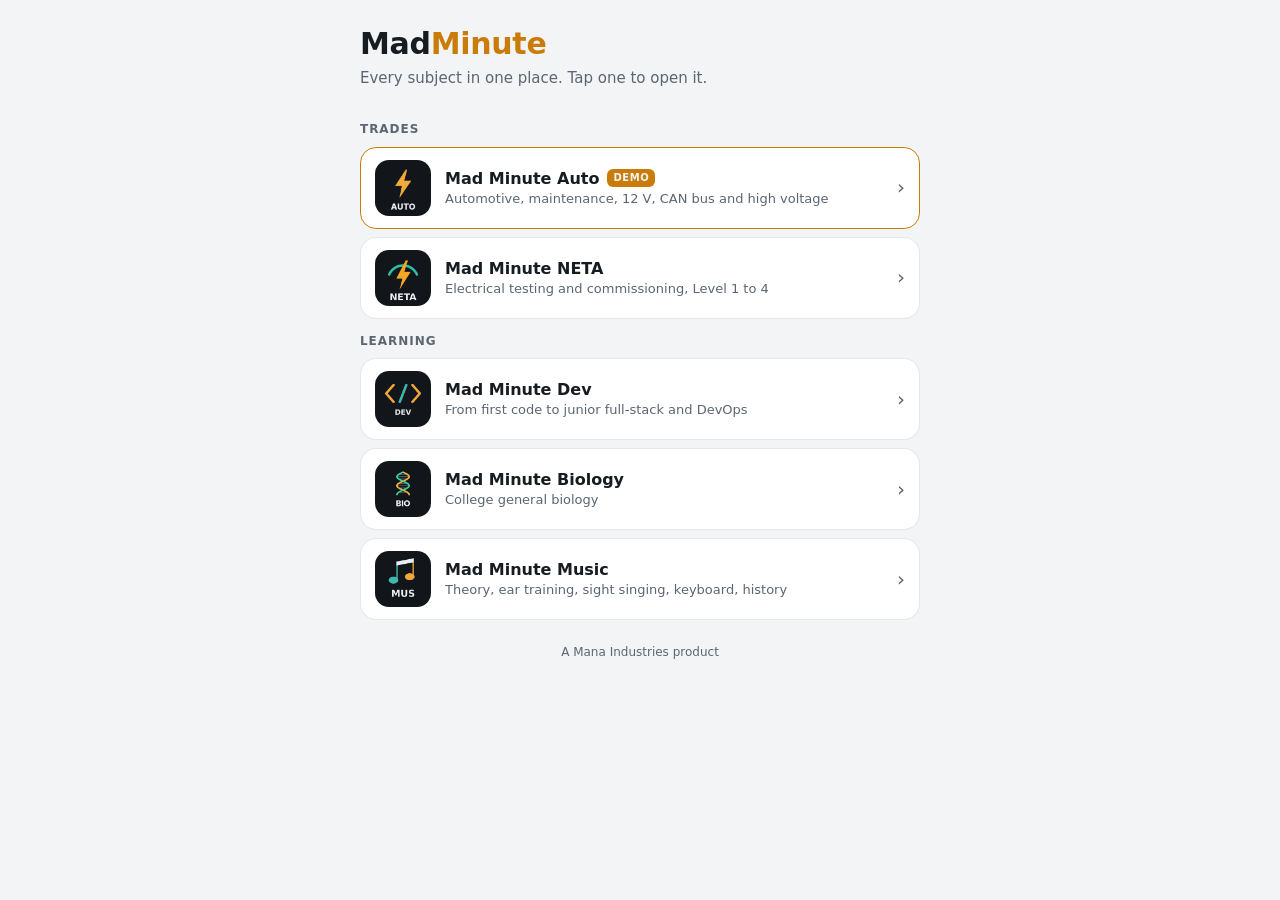
<file: hub/index.html>
<!doctype html>
<html lang="en">
<head>
<meta charset="utf-8"><meta http-equiv="Content-Security-Policy" content="default-src 'self'; script-src 'self' 'unsafe-inline'; style-src 'self' 'unsafe-inline' https://fonts.googleapis.com; font-src 'self' https://fonts.gstatic.com data:; img-src 'self' data: blob:; connect-src 'self'; worker-src 'self'; manifest-src 'self'; object-src 'none'; base-uri 'self'; form-action 'self'">
<meta name="viewport" content="width=device-width, initial-scale=1, viewport-fit=cover">
<meta name="theme-color" content="#12161b">
<title>Mad Minute Hub</title>
<link rel="manifest" href="manifest.webmanifest">
<link rel="icon" href="icons/icon-192.png">
<link rel="apple-touch-icon" href="icons/apple-touch-icon.png">
<link rel="preconnect" href="https://fonts.googleapis.com">
<link rel="preconnect" href="https://fonts.gstatic.com" crossorigin>
<link href="https://fonts.googleapis.com/css2?family=Space+Grotesk:wght@400;500;600;700&display=swap" rel="stylesheet">
<!-- Mad Minute Hub: one home-screen icon that opens every Mad Minute app.
     To add an app: add one entry to APPS below (and its icon to sw.js). -->
<style>
  :root {
    --bg: #12161b; --panel: #1c232b; --panel-2: #242d37; --line: rgba(255,255,255,0.08);
    --text: #e8edf2; --text-dim: #8b96a3; --amber: #f2a73b; --teal: #3fb8ae;
  }
  @media (prefers-color-scheme: light) {
    :root { --bg: #f2f4f6; --panel: #ffffff; --panel-2: #e8ecf0; --line: rgba(20,25,30,0.1);
            --text: #171c21; --text-dim: #5b6672; --amber: #c97c0a; --teal: #1f8a81; }
  }
  * { box-sizing: border-box; }
  body {
    margin: 0; background: var(--bg); color: var(--text);
    font: 15px/1.45 "Space Grotesk", system-ui, sans-serif;
    padding: calc(env(safe-area-inset-top, 0px) + 22px) 16px calc(env(safe-area-inset-bottom, 0px) + 24px);
  }
  main { max-width: 560px; margin: 0 auto; display: flex; flex-direction: column; gap: 12px; }
  h1 { margin: 0; font-size: 30px; font-weight: 700; letter-spacing: -0.01em; }
  h1 span { color: var(--amber); }
  .sub { color: var(--text-dim); margin: 2px 0 6px; }
  h2 { margin: 14px 0 0; font-size: 12px; font-weight: 600; letter-spacing: .08em; text-transform: uppercase; color: var(--text-dim); }
  a.app {
    display: flex; align-items: center; gap: 14px; text-decoration: none; color: inherit;
    background: var(--panel); border: 1px solid var(--line); border-radius: 16px; padding: 12px 14px;
  }
  a.app:active { transform: scale(0.99); }
  a.app:focus-visible { outline: 2px solid var(--amber); outline-offset: 2px; }
  a.app.demo { border-color: var(--amber); }
  .app img { width: 56px; height: 56px; border-radius: 14px; flex: none; }
  .app .t { display: flex; flex-direction: column; min-width: 0; flex: 1; }
  .app b { font-size: 16px; display: flex; align-items: center; gap: 8px; }
  .app .d { font-size: 13px; color: var(--text-dim); }
  .tag { font-size: 10px; font-weight: 700; letter-spacing: .06em; color: var(--bg); background: var(--amber); border-radius: 6px; padding: 2px 6px; }
  .go { color: var(--text-dim); font-size: 20px; flex: none; }
  .foot { font-size: 12px; color: var(--text-dim); text-align: center; margin-top: 12px; }
</style>
</head>
<body>
<main>
  <div>
    <h1>Mad<span>Minute</span></h1>
    <div class="sub">Every subject in one place. Tap one to open it.</div>
  </div>
  <div id="list"></div>
  <div class="foot">A Mana Industries product</div>
</main>
<script>
  // group, link, icon, name, what it covers, badge
  var APPS = [
    ["Trades", "../", "../icons/icon-192.png", "Auto", "Automotive, maintenance, 12 V, CAN bus and high voltage", "DEMO"],
    ["Trades", "../neta/", "../neta/icons/icon-192.png", "NETA", "Electrical testing and commissioning, Level 1 to 4"],
    ["Learning", "../dev/", "../dev/icons/icon-192.png", "Dev", "From first code to junior full-stack and DevOps"],
    ["Learning", "../biology/", "../biology/icons/icon-192.png", "Biology", "College general biology"],
    ["Learning", "../music/", "../music/icons/icon-192.png", "Music", "Theory, ear training, sight singing, keyboard, history"]
  ];
  var html = "", last = "";
  APPS.forEach(function (a) {
    if (a[0] !== last) { html += "<h2>" + a[0] + "</h2>"; last = a[0]; }
    html += '<a class="app' + (a[5] ? " demo" : "") + '" href="' + a[1] + '">' +
      '<img src="' + a[2] + '" alt="">' +
      '<span class="t"><b>Mad Minute ' + a[3] + (a[5] ? ' <span class="tag">' + a[5] + '</span>' : "") + '</b>' +
      '<span class="d">' + a[4] + '</span></span>' +
      '<span class="go" aria-hidden="true">›</span></a>';
  });
  document.getElementById("list").innerHTML = html;
  // keep the gaps between groups even
  Array.prototype.forEach.call(document.querySelectorAll("#list > a"), function (el) { el.style.marginTop = "8px"; });

  if ("serviceWorker" in navigator) {
    window.addEventListener("load", function () { navigator.serviceWorker.register("sw.js").catch(function () {}); });
  }
</script>
</body>
</html>
</file>
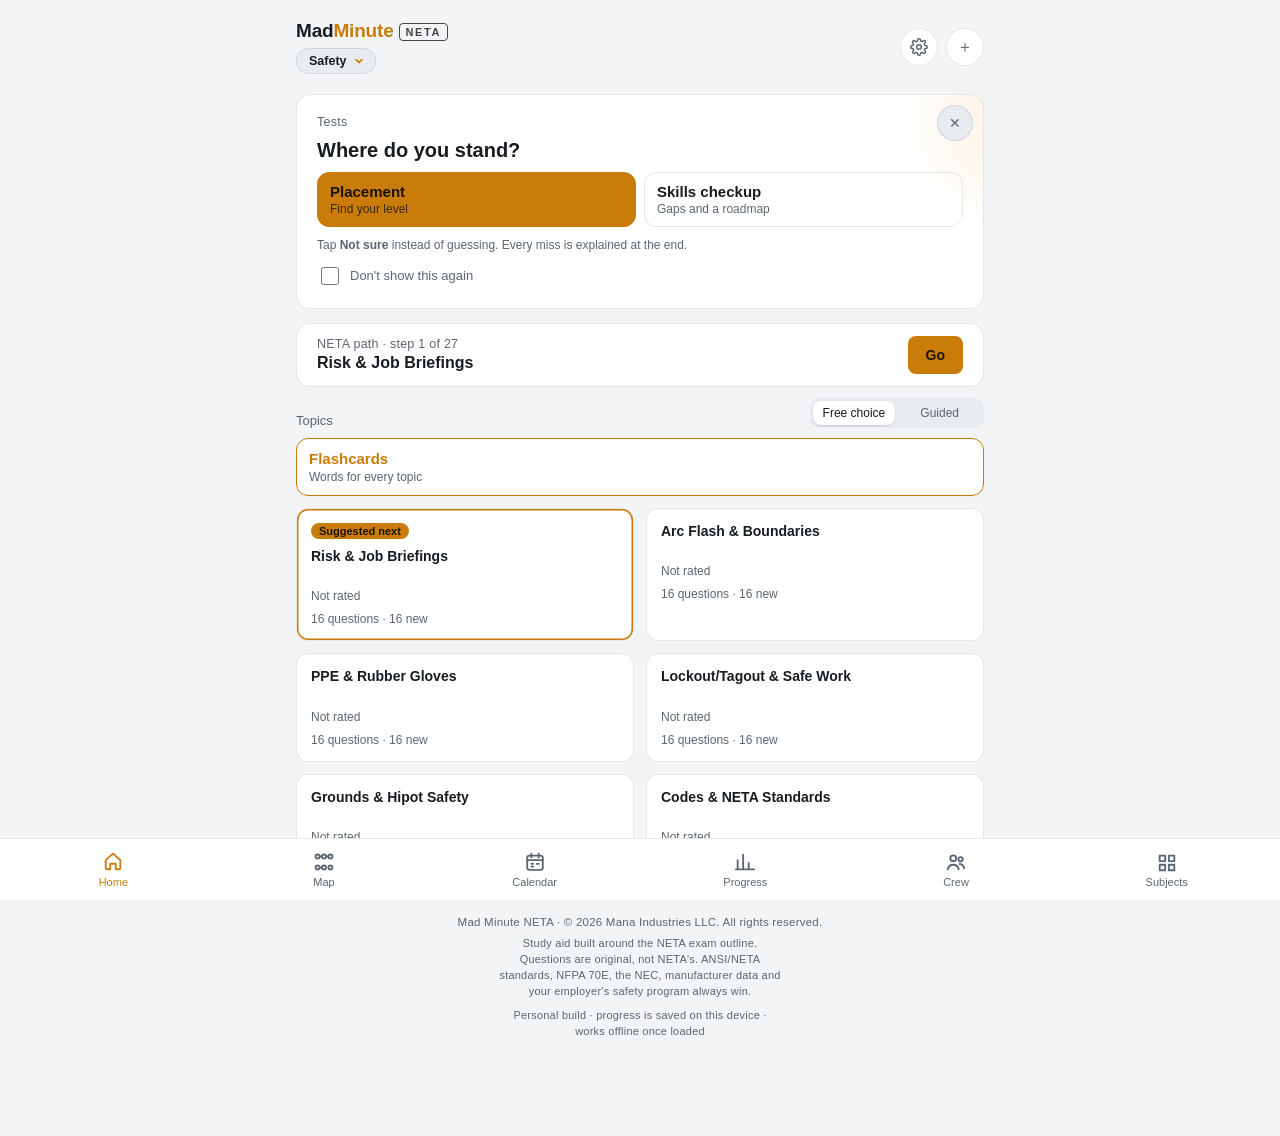
<file: neta/index.html>
<!doctype html><html><head><meta charset="utf-8"><meta http-equiv="Content-Security-Policy" content="default-src 'self'; script-src 'self' 'unsafe-inline'; style-src 'self' 'unsafe-inline' https://fonts.googleapis.com; font-src 'self' https://fonts.gstatic.com data:; img-src 'self' data: blob:; connect-src 'self'; worker-src 'self'; manifest-src 'self'; object-src 'none'; base-uri 'self'; form-action 'self'"><meta name=viewport content="width=device-width,initial-scale=1,viewport-fit=cover"><style>:root{color-scheme:light;box-sizing:border-box;padding-top:env(safe-area-inset-top,0px);padding-bottom:env(safe-area-inset-bottom,0px)}html{scroll-padding-top:env(safe-area-inset-top,0px)}body{margin:0;padding:0;font:14px -apple-system,BlinkMacSystemFont,sans-serif;background:#faf9f5;color:#141413}img{max-width:100%}[hidden]:not([hidden=until-found i]){display:none!important}</style><title>Mad Minute NETA</title>
<meta name="apple-mobile-web-app-title" content="MM NETA">
<meta name="theme-color" content="#12161b">
<meta name="description" content="Mad Minute NETA: one-minute drills for electrical testing and commissioning, NETA Level 1 to Level 4. A Mana Industries product.">
<link rel="manifest" href="manifest.webmanifest">
<link rel="icon" type="image/png" sizes="192x192" href="icons/icon-192.png">
<link rel="apple-touch-icon" href="icons/apple-touch-icon.png">
<meta name="apple-mobile-web-app-capable" content="yes">
<meta name="mobile-web-app-capable" content="yes">
<meta name="apple-mobile-web-app-status-bar-style" content="black-translucent">
<meta name="apple-mobile-web-app-title" content="Mad Minute">
<link rel="preconnect" href="https://fonts.googleapis.com">
<link rel="preconnect" href="https://fonts.gstatic.com" crossorigin>
<link href="https://fonts.googleapis.com/css2?family=Space+Grotesk:wght@400;500;600;700&display=swap" rel="stylesheet">
</head><body>
<style>
  :root {
    --bg: #12161b;
    --panel: #1c232b;
    --panel-2: #242d37;
    --line: rgba(255,255,255,0.08);
    --text: #e8edf2;
    --text-dim: #8b96a3;
    --amber: #f2a73b;
    --amber-dim: #7a5a24;
    --amber-ink: #1b1300;
    --teal: #3fb8ae;
    --teal-ink: #04211e;
    --teal-soft: rgba(63,184,174,0.18);
    --red: #e2574c;
    --red-soft: rgba(226,87,76,0.16);
    color-scheme: dark;
  }
  @media (prefers-color-scheme: light) {
    :root:not([data-theme="dark"]) {
      --bg: #f2f4f6; --panel: #ffffff; --panel-2: #e8ecf0;
      --line: rgba(20,25,30,0.1); --text: #171c21; --text-dim: #5b6672;
      --amber: #c97c0a; --amber-dim: #f4d6a6; --teal: #1f8a81; --teal-soft: rgba(31,138,129,0.12);
      --red: #c23a2f; --red-soft: rgba(194,58,47,0.1);
      color-scheme: light;
    }
  }
  :root[data-theme="light"] {
    --bg: #f2f4f6; --panel: #ffffff; --panel-2: #e8ecf0;
    --line: rgba(20,25,30,0.1); --text: #171c21; --text-dim: #5b6672;
    --amber: #c97c0a; --amber-dim: #f4d6a6; --teal: #1f8a81; --teal-soft: rgba(31,138,129,0.12);
    --red: #c23a2f; --red-soft: rgba(194,58,47,0.1);
    color-scheme: light;
  }
  :root[data-theme="dark"] { color-scheme: dark; }
  /* the in-app theme switch wins over the device and viewer theme */
  body.theme-light {
    --bg: #f2f4f6; --panel: #ffffff; --panel-2: #e8ecf0;
    --line: rgba(20,25,30,0.1); --text: #171c21; --text-dim: #5b6672;
    --amber: #c97c0a; --amber-dim: #f4d6a6; --teal: #1f8a81; --teal-soft: rgba(31,138,129,0.12);
    --red: #c23a2f; --red-soft: rgba(194,58,47,0.1);
    color-scheme: light;
  }
  body.theme-dark {
    --bg: #12161b; --panel: #1c232b; --panel-2: #242d37;
    --line: rgba(255,255,255,0.08); --text: #e8edf2; --text-dim: #8b96a3;
    --amber: #f2a73b; --amber-dim: #7a5a24; --teal: #3fb8ae; --teal-soft: rgba(63,184,174,0.18);
    --red: #e2574c; --red-soft: rgba(226,87,76,0.16);
    color-scheme: dark;
  }

  * { box-sizing: border-box; }
  [hidden] { display: none !important; }
  body {
    margin: 0; background: var(--bg); color: var(--text);
    font-family: -apple-system, BlinkMacSystemFont, "Segoe UI", Roboto, sans-serif;
    overflow-x: hidden;
  }
  .num, .brand, h1, h2, h3, .timer, .score-big, .rank-name {
    font-family: "Space Grotesk", -apple-system, sans-serif;
  }
  #app { max-width: 720px; margin: 0 auto; padding-inline: 16px; padding-block: 20px calc(96px + env(safe-area-inset-bottom, 0px)); }
  button { font-family: inherit; }
  button:focus-visible, .topic-card:focus-visible { outline: 2px solid var(--amber); outline-offset: 2px; }

  header.top { display: flex; align-items: center; justify-content: space-between; padding-bottom: 20px; }
  .brand-wrap { display: flex; flex-direction: column; align-items: flex-start; gap: 6px; min-width: 0; }
  .subject-chip {
    display: inline-flex; align-items: center; gap: 6px; max-width: 100%;
    background: var(--panel-2); border: 1px solid var(--line); color: var(--text);
    border-radius: 99px; padding: 5px 10px 5px 12px; font-size: 12.5px; font-weight: 600; cursor: pointer;
  }
  .subject-chip span { overflow: hidden; text-overflow: ellipsis; white-space: nowrap; }
  .subject-chip svg { width: 12px; height: 12px; flex-shrink: 0; color: var(--amber); }
  .disclaim { margin: 8px auto 0; max-width: 46ch; line-height: 1.45; font-size: 11px; }
  .quiz-mark { margin-top: 18px !important; opacity: .7; }
  .maker { margin-top: 34px; text-align: center; font-size: 11.5px; color: var(--text-dim); letter-spacing: 0.02em; }
  .pack { display: flex; align-items: stretch; gap: 8px; }
  .pack-main {
    flex: 1; min-width: 0; text-align: left; cursor: pointer; color: var(--text);
    background: var(--panel); border: 1px solid var(--line); border-radius: 12px; padding: 14px;
    display: flex; flex-direction: column; gap: 4px; font: inherit;
  }
  .pack.active .pack-main { border-color: var(--amber); box-shadow: inset 0 0 0 1px var(--amber); }
  .pack-name { font-weight: 600; font-size: 15px; }
  .pack-meta { font-size: 12.5px; color: var(--text-dim); }
  .pack-flag { font-size: 11.5px; color: var(--amber); }
  .pack-del { background: transparent; border: 1px solid var(--line); color: var(--red); border-radius: 12px; padding: 0 12px; font-size: 12.5px; cursor: pointer; }
  .gen-steps { list-style: none; margin: 0; padding: 0; display: flex; flex-direction: column; gap: 8px; font-size: 13.5px; }
  .gen-steps li { display: flex; justify-content: space-between; gap: 10px; padding-left: 20px; position: relative; color: var(--text-dim); }
  .gen-steps li::before { content: ""; position: absolute; left: 2px; top: 5px; width: 9px; height: 9px; border-radius: 50%; border: 2px solid var(--panel-2); }
  .gen-steps li.run { color: var(--text); }
  .gen-steps li.run::before { border-color: var(--amber); border-top-color: transparent; animation: spin .9s linear infinite; }
  .gen-steps li.ok { color: var(--text); }
  .gen-steps li.ok::before { background: var(--teal); border-color: var(--teal); }
  .gen-steps li.fail::before { background: var(--red); border-color: var(--red); }
  .gen-steps li span:last-child { white-space: nowrap; font-size: 12.5px; }
  @keyframes spin { to { transform: rotate(360deg); } }
  button:disabled { opacity: .55; cursor: default; }
  .brand { font-size: 19px; font-weight: 700; letter-spacing: -0.01em; }
  .brand span { color: var(--amber); }
  .head-btns { display: flex; gap: 8px; }
  .icon-btn {
    background: var(--panel); border: 1px solid var(--line); color: var(--text-dim);
    width: 38px; height: 38px; border-radius: 50%; font-size: 16px; padding: 0;
    display: flex; align-items: center; justify-content: center; cursor: pointer; flex-shrink: 0;
  }
  .icon-btn:active { transform: scale(0.94); }
  #placeCard { position: relative; }
  .place-x { position: absolute; top: 10px; right: 10px; width: 36px; height: 36px; border-radius: 50%; border: 1px solid var(--line); background: var(--panel-2); color: var(--text-dim); font-size: 14px; cursor: pointer; }
  .place-x:active { transform: scale(0.94); }
  .place-never { display: flex; align-items: center; justify-content: center; gap: 8px; font-size: 13px; color: var(--text-dim); cursor: pointer; }
  .place-never input { width: 18px; height: 18px; accent-color: var(--amber); }
  .icon-btn svg { width: 18px; height: 18px; }

  .card {
    background: var(--panel); border: 1px solid var(--line); border-radius: 14px;
    padding: 20px; position: relative; overflow: hidden;
  }
  .glow::before {
    content: ""; position: absolute; top: -40%; right: -20%; width: 220px; height: 220px;
    background: radial-gradient(circle, var(--amber-dim) 0%, transparent 70%);
    opacity: 0.35; pointer-events: none;
  }
  .stack { display: flex; flex-direction: column; gap: 14px; }
  .eyebrow { color: var(--text-dim); font-size: 12.5px; letter-spacing: 0.02em; }
  .muted { color: var(--text-dim); font-size: 13.5px; line-height: 1.45; }
  h3 { margin: 0; font-size: 20px; text-wrap: balance; }

  .btn {
    border: none; border-radius: 8px; font-weight: 600; cursor: pointer;
    font-size: 14px; padding: 11px 18px; white-space: nowrap;
  }
  .btn:active { transform: scale(0.97); }
  .btn-amber { background: var(--amber); color: var(--amber-ink); }
  .btn-ghost { background: transparent; border: 1px solid var(--line); color: var(--text); }
  .btn-teal { background: var(--teal); color: var(--teal-ink); }
  .btn-block { width: 100%; }
  .row-btns { display: flex; gap: 10px; flex-wrap: wrap; }
  .row-btns .btn { flex: 1 1 140px; }

  /* rank */
  .rank-line { display: flex; align-items: center; gap: 14px; }
  .badge { width: 58px; height: 64px; flex-shrink: 0; }
  .badge path { fill: var(--panel-2); stroke: var(--amber); stroke-width: 3; }
  .badge text { fill: var(--amber); font: 700 22px "Space Grotesk", sans-serif; }
  .rank-name { font-size: 28px; font-weight: 700; line-height: 1.05; }
  .meter { height: 8px; background: var(--panel-2); border-radius: 4px; overflow: hidden; }
  .meter > div { height: 100%; background: var(--amber); border-radius: 4px; transition: width 1.2s cubic-bezier(.2,.8,.2,1); }

  .ladder { display: grid; grid-template-columns: repeat(5, 1fr); gap: 4px; }
  .ladder div {
    text-align: center; font-size: 10px; padding: 8px 0; border-radius: 6px; white-space: nowrap;
    background: var(--panel-2); color: var(--text-dim); overflow: hidden; text-overflow: ellipsis;
  }
  .ladder div.done { color: var(--teal); }
  .ladder div.now { background: var(--amber); color: var(--amber-ink); font-weight: 700; }

  .rec-card {
    display: flex; align-items: center; justify-content: space-between; gap: 14px;
    background: linear-gradient(135deg, var(--panel-2), var(--panel));
  }
  .rec-topic { font-size: 17px; font-weight: 600; margin-top: 3px; }
  .rec-meta { color: var(--amber); font-size: 12.5px; margin-top: 3px; }

  .path-head { display: flex; align-items: center; justify-content: space-between; gap: 14px; }
  .path-steps { list-style: none; margin: 0; padding: 0; display: flex; gap: 6px; overflow-x: auto; scrollbar-width: none; }
  .path-steps::-webkit-scrollbar { display: none; }
  .path-steps button {
    flex: 0 0 auto; display: flex; align-items: center; gap: 6px; padding: 6px 10px; border-radius: 999px;
    border: 1px solid var(--line); background: var(--panel-2); color: var(--text-dim); font: inherit; font-size: 12px; cursor: pointer; white-space: nowrap;
  }
  .path-steps b { font-weight: 700; font-size: 11px; width: 18px; height: 18px; border-radius: 50%; display: grid; place-items: center; background: var(--panel); }
  .path-steps .done { color: var(--teal); }
  .path-steps .done b { background: var(--teal-soft); }
  .path-steps .now { color: var(--text); box-shadow: inset 0 0 0 1.5px var(--amber); }
  .path-steps .now b { background: var(--amber); color: var(--amber-ink); }
  .path-steps .here { border-color: var(--teal); }

  .topics-head { display: flex; align-items: flex-end; justify-content: space-between; gap: 10px; }
  .seg-sm { margin: 0 0 10px; }
  .seg.seg-sm button { padding: 5px 10px; font-size: 12px; }
  .next-card { box-shadow: inset 0 0 0 1.5px var(--amber); }
  .next-badge { align-self: flex-start; font-size: 11px; font-weight: 600; color: var(--amber-ink); background: var(--amber); padding: 2px 8px; border-radius: 999px; }
  .section-title { font-size: 13px; color: var(--text-dim); margin: 26px 0 10px; font-weight: 500; }

  .topics-grid { display: grid; grid-template-columns: 1fr 1fr; gap: 12px; }
  .topic-card {
    background: var(--panel); border: 1px solid var(--line); border-radius: 12px; color: var(--text);
    padding: 14px; cursor: pointer; display: flex; flex-direction: column; gap: 9px; text-align: left;
  }
  .topic-card:active { transform: scale(0.98); }
  .topics-grid > .topic-card:last-child:nth-child(odd) { grid-column: 1 / -1; }
  .topic-name { font-size: 14px; font-weight: 600; line-height: 1.25; }
  .topic-lv { font-size: 12px; color: var(--text-dim); }
  .pips { display: flex; gap: 4px; }
  .pips i { flex: 1; height: 6px; border-radius: 3px; background: var(--panel-2); }
  .pips i.on { background: var(--teal); }
  .pips i.next { background: transparent; box-shadow: inset 0 0 0 1.5px var(--amber); }
  .pips i.pop { animation: pop .6s ease-out; }
  @keyframes pop { 0% { transform: scaleY(1); } 40% { transform: scaleY(2.4); background: var(--amber); } 100% { transform: scaleY(1); } }

  /* quiz */
  #quizScreen {
    position: fixed; inset: 0; background: var(--bg); z-index: 20;
    flex-direction: column; overflow-y: auto;
    padding: calc(18px + env(safe-area-inset-top, 0px)) 18px calc(22px + env(safe-area-inset-bottom, 0px));
  }
  #quizScreen:not([hidden]) { display: flex; }
  .quiz-inner { max-width: 680px; width: 100%; margin: 0 auto; display: flex; flex-direction: column; flex: 1; }
  .quiz-top { display: flex; align-items: center; justify-content: space-between; gap: 10px; }
  .quiz-topic-tag { font-size: 12.5px; color: var(--text-dim); }
  .lv-chip { display: inline-block; font-size: 11px; padding: 2px 8px; border-radius: 99px; background: var(--panel-2); color: var(--amber); margin-left: 6px; }
  .timer { font-size: 22px; font-weight: 700; color: var(--amber); font-variant-numeric: tabular-nums; }
  .timer.low { color: var(--red); }
  .progress-track { height: 4px; background: var(--panel-2); border-radius: 2px; margin: 14px 0 6px; overflow: hidden; }
  .progress-fill { height: 100%; background: var(--amber); border-radius: 2px; transition: width 0.2s; }
  .qtimer-row { display: flex; align-items: center; gap: 8px; margin-bottom: 10px; }
  .qtimer-track { flex: 1; height: 4px; background: var(--panel-2); border-radius: 2px; overflow: hidden; }
  .qtimer-fill { height: 100%; background: var(--teal); border-radius: 2px; transition: width 1s linear; }
  .qtimer-fill.warn { background: var(--red); }
  .qtimer-num { font-size: 11.5px; color: var(--text-dim); font-family: "Space Grotesk", sans-serif; width: 28px; text-align: right; }
  .quiz-count { font-size: 12px; color: var(--text-dim); margin-bottom: 18px; }
  .question-box { flex: 1; display: flex; flex-direction: column; justify-content: center; padding-bottom: 16px; }
  .question-text { font-size: 21px; font-weight: 600; line-height: 1.4; margin-bottom: 22px; text-wrap: balance; }
  .options { display: flex; flex-direction: column; gap: 10px; }
  .option {
    background: var(--panel); border: 1px solid var(--line); border-radius: 10px;
    padding: 14px 16px; font-size: 15px; text-align: left; cursor: pointer; color: var(--text);
  }
  .option.correct { background: var(--teal-soft); border-color: var(--teal); }
  .option.wrong { background: var(--red-soft); border-color: var(--red); }
  .option:disabled { cursor: default; }
  .option.unsure { background: transparent; border-style: dashed; color: var(--text-dim); text-align: center; font-size: 14px; }
  .explain { margin-top: 14px; font-size: 14px; line-height: 1.45; color: var(--text-dim); border-left: 3px solid var(--teal); padding-left: 12px; }

  /* results */
  .result-hero { text-align: center; padding: 6px 0; }
  .result-hero .big { font-size: 46px; font-weight: 700; font-family: "Space Grotesk", sans-serif; }
  .circuit { position: relative; padding-left: 30px; display: flex; flex-direction: column; gap: 14px; }
  .circuit .wire, .circuit .wire-fill { position: absolute; left: 9px; top: 8px; bottom: 8px; width: 3px; border-radius: 2px; background: var(--panel-2); }
  .circuit .wire-fill { background: var(--teal); bottom: auto; height: 0; transition: height var(--dur, 2s) linear; box-shadow: 0 0 8px var(--teal); }
  .node { position: relative; display: flex; flex-direction: column; gap: 6px; }
  .node::before {
    content: ""; position: absolute; left: -26px; top: 3px; width: 11px; height: 11px; border-radius: 50%;
    background: var(--panel); border: 2px solid var(--panel-2); transition: all .3s;
  }
  .node.lit::before { background: var(--teal); border-color: var(--teal); box-shadow: 0 0 0 5px var(--teal-soft); }
  .node.lit.missed::before { background: var(--amber); border-color: var(--amber); box-shadow: 0 0 0 5px rgba(242,167,59,0.18); }
  .node-head { display: flex; justify-content: space-between; gap: 10px; font-size: 14px; }
  .node-head b { font-weight: 600; }
  .node-head span { color: var(--text-dim); font-size: 12.5px; white-space: nowrap; font-variant-numeric: tabular-nums; }
  .node .up { font-size: 12.5px; color: var(--amber); font-weight: 600; }
  .rankup {
    text-align: center; padding: 16px; border-radius: 12px; background: var(--amber); color: var(--amber-ink);
    font-family: "Space Grotesk", sans-serif; font-weight: 700; font-size: 18px;
  }
  .rankup.show { animation: burst .7s cubic-bezier(.2,1.6,.4,1); }
  @keyframes burst { 0% { transform: scale(.6); opacity: .2; } 100% { transform: scale(1); opacity: 1; } }

  .miss { background: var(--panel); border: 1px solid var(--line); border-radius: 12px; padding: 14px; display: flex; flex-direction: column; gap: 7px; font-size: 14px; line-height: 1.4; }
  .miss .tag { font-size: 11.5px; color: var(--amber); }
  .miss .q { font-weight: 600; }
  .miss .yours { color: var(--red); }
  .miss .right { color: var(--teal); }
  .miss .why { color: var(--text-dim); font-size: 13.5px; }

  /* profile timeline */
  .timeline { position: relative; padding-left: 26px; }
  .timeline::before { content: ""; position: absolute; left: 7px; top: 6px; bottom: 6px; width: 2px; background: var(--panel-2); }
  .day { font-size: 12px; color: var(--text-dim); margin: 18px 0 8px; display: flex; justify-content: space-between; gap: 8px; }
  .day:first-child { margin-top: 0; }
  .ev { position: relative; padding: 8px 0; font-size: 14px; line-height: 1.4; }
  .ev::before {
    content: ""; position: absolute; left: -24px; top: 12px; width: 10px; height: 10px; border-radius: 50%;
    background: var(--bg); border: 2px solid var(--text-dim);
  }
  .ev.session::before { border-color: var(--teal); }
  .ev.levelup::before { background: var(--teal); border-color: var(--teal); }
  .ev.rankup::before, .ev.placement::before { background: var(--amber); border-color: var(--amber); width: 14px; height: 14px; left: -26px; top: 10px; }
  .ev.now::before { background: var(--amber); border-color: var(--amber); box-shadow: 0 0 0 5px rgba(242,167,59,0.2); }
  .ev .t { color: var(--text-dim); font-size: 12px; }
  .ev b { font-weight: 600; }

  .lv-rows { display: flex; flex-direction: column; gap: 12px; }
  .lv-row { display: grid; grid-template-columns: 1fr 96px; gap: 10px; align-items: center; font-size: 13.5px; }
  .lv-row small { display: block; color: var(--text-dim); font-size: 12px; }

  /* manage */
  .field-label { display: block; font-size: 12.5px; color: var(--text-dim); margin: 14px 0 6px; }
  input[type=text], select, textarea {
    width: 100%; background: var(--panel); border: 1px solid var(--line); border-radius: 8px;
    color: var(--text); padding: 11px 12px; font-size: 14.5px; font-family: inherit;
  }
  textarea { resize: vertical; min-height: 44px; }
  .opt-row { display: flex; gap: 8px; align-items: center; margin-bottom: 8px; }
  .opt-row input[type=radio] { flex-shrink: 0; width: 18px; height: 18px; accent-color: var(--teal); }
  .qbank-item { background: var(--panel); border: 1px solid var(--line); border-radius: 10px; padding: 12px 14px; margin-bottom: 8px; font-size: 13.5px; }
  .qbank-item .qtag { color: var(--amber); font-size: 11.5px; margin-bottom: 4px; }
  .qbank-item .del { float: right; color: var(--red); font-size: 12px; cursor: pointer; background: none; border: none; padding: 0; }
  .form-msg { font-size: 13px; margin-top: 10px; min-height: 18px; }
  .form-msg.err { color: var(--red); }
  .form-msg.ok { color: var(--teal); }

  .back-row { display: flex; align-items: center; gap: 10px; margin-bottom: 18px; }
  .back-row h2 { font-size: 18px; margin: 0; }
  .empty-note { color: var(--text-dim); font-size: 13.5px; text-align: center; padding: 24px 10px; }


  /* daily goal + mode */
  .daily-card { display: flex; align-items: center; gap: 16px; }
  .goal-ring { position: relative; width: 64px; height: 64px; flex-shrink: 0; }
  .goal-ring svg { width: 64px; height: 64px; transform: rotate(-90deg); }
  .goal-ring > span { position: absolute; inset: 0; display: grid; place-items: center; font: 700 14px "Space Grotesk", sans-serif; color: var(--amber); }
  .gr-bg { fill: none; stroke: var(--panel-2); stroke-width: 6; }
  .gr-fg { fill: none; stroke: var(--amber); stroke-width: 6; stroke-linecap: round; transition: stroke-dasharray .8s ease; }
  .gr-fg.done { stroke: var(--teal); }
  .gr-check { width: 26px; height: 26px; fill: none; stroke: var(--teal); stroke-width: 3; stroke-linecap: round; stroke-linejoin: round; transform: none !important; }
  .daily-xp { font: 600 20px "Space Grotesk", sans-serif; margin-top: 2px; font-variant-numeric: tabular-nums; }
  .daily-xp b { color: var(--amber); }
  .seg { display: grid; grid-template-columns: 1fr 1fr; background: var(--panel-2); border-radius: 10px; padding: 3px; gap: 3px; }
  .seg button { background: none; border: none; border-radius: 8px; padding: 9px 6px; font: 600 13px inherit; font-family: inherit; color: var(--text-dim); cursor: pointer; }
  .seg button.on { background: var(--panel); color: var(--text); box-shadow: 0 1px 2px rgba(0,0,0,.15); }
  .seg-hint { font-size: 12px; color: var(--text-dim); margin-top: 6px; text-align: center; }

  /* quiz HUD */
  .quiz-tools { display: flex; align-items: center; gap: 8px; }
  .tool-btn { width: 34px; height: 34px; border-radius: 50%; border: 1px solid var(--line); background: var(--panel); color: var(--text-dim); display: grid; place-items: center; cursor: pointer; padding: 0; }
  .tool-btn svg { width: 16px; height: 16px; }
  .hud { display: flex; justify-content: space-between; align-items: center; min-height: 24px; margin-bottom: 8px; }
  .combo { font: 700 13px "Space Grotesk", sans-serif; color: var(--amber-ink); background: var(--amber); padding: 3px 10px; border-radius: 99px; }
  .combo.bump { animation: bump .35s cubic-bezier(.2,1.8,.4,1); }
  @keyframes bump { 0% { transform: scale(.8); } 100% { transform: scale(1); } }
  .xp { margin-left: auto; font: 700 14px "Space Grotesk", sans-serif; color: var(--teal); font-variant-numeric: tabular-nums; }
  .question-box { position: relative; }
  .xp-pop { position: absolute; right: 8px; top: -6px; font: 700 20px "Space Grotesk", sans-serif; color: var(--teal); opacity: 0; pointer-events: none; }
  .xp-pop.bonus { color: var(--amber); }
  .xp-pop.go { animation: floatUp .9s ease-out forwards; }
  @keyframes floatUp { 0% { opacity: 0; transform: translateY(10px) scale(.9); } 20% { opacity: 1; transform: translateY(0) scale(1.1); } 100% { opacity: 0; transform: translateY(-28px) scale(1); } }

  /* flag sheet */
  .sheet-back { position: fixed; inset: 0; z-index: 30; background: rgba(0,0,0,.45); display: flex; align-items: flex-end; justify-content: center; }
  .sheet { width: 100%; max-width: 560px; background: var(--panel); border-radius: 18px 18px 0 0; padding: 20px 18px calc(20px + env(safe-area-inset-bottom, 0px)); display: flex; flex-direction: column; gap: 10px; }
  .sheet h3 { font-size: 17px; }
  .reason { display: flex; align-items: center; gap: 10px; padding: 11px 12px; border: 1px solid var(--line); border-radius: 10px; font-size: 14px; cursor: pointer; }
  .reason input { accent-color: var(--amber); width: 18px; height: 18px; }

  /* results extras */
  .res-xp { text-align: center; font-size: 13.5px; color: var(--text-dim); }
  .res-xp b { color: var(--teal); font-family: "Space Grotesk", sans-serif; }
  .goal-done { background: var(--teal); color: var(--teal-ink); border-radius: 12px; padding: 16px; text-align: center; }
  .goal-done b { display: block; font: 700 18px "Space Grotesk", sans-serif; margin-bottom: 4px; }
  .goal-done.show { animation: burst .7s cubic-bezier(.2,1.6,.4,1); }
  .flag-item .q { font-weight: 600; margin: 4px 0; }
  #syncStatus[data-mode="synced"] { color: var(--teal); }

  /* learning path */
  .locked-card { opacity: .6; }
  .locked-card .topic-name { display: flex; align-items: center; gap: 6px; }
  .lock-sm { width: 14px; height: 14px; flex-shrink: 0; fill: none; stroke: var(--text-dim); stroke-width: 2; stroke-linecap: round; }
  .locked-row { opacity: .65; }
  .map-topic small { display: block; font-weight: 400; font-size: 11.5px; color: var(--text-dim); margin-top: 2px; }

  /* control illustrations */
  .quiz-art { margin: 0 0 14px; }
  .miss-art { margin: 2px 0 4px; }
  .art-svg { width: 100%; max-width: 440px; height: auto; display: block; margin: 0 auto; overflow: visible; }
  .a-panel { fill: var(--panel); stroke: var(--line); }
  .a-b, .a-ring, .a-pad { fill: var(--panel-2); stroke: var(--text-dim); stroke-opacity: .45; stroke-width: 1.2; }
  .a-ring { fill: var(--panel); }
  .a-b.hl, .a-ring.hl, .a-pad.hl { fill: rgba(242,167,59,.2); stroke: var(--amber); stroke-opacity: 1; stroke-width: 2.4; animation: artPulse 1.8s ease-in-out infinite; }
  @keyframes artPulse { 50% { stroke-width: 3.8; } }
  .a-track { fill: var(--text-dim); opacity: .35; }
  .a-t { fill: var(--text-dim); font-family: -apple-system, "Segoe UI", Roboto, sans-serif; font-weight: 600; letter-spacing: .03em; }
  .a-t.hl { fill: var(--amber); }
  .a-i { fill: var(--text); }
  .a-i-t { fill: var(--text); font-weight: 700; font-family: "Space Grotesk", -apple-system, sans-serif; }
  .a-ln { stroke: var(--text); stroke-width: 2; stroke-linecap: round; }
  .a-row { fill: var(--text-dim); opacity: .25; }
  .a-sel { fill: var(--amber); opacity: .55; }
  .a-lvl { fill: var(--teal); }

  /* crew overview */
  .crew-tiles { display: grid; grid-template-columns: repeat(3, 1fr); gap: 10px; }
  .crew-tiles:empty { display: none; }
  .tile { background: var(--panel); border: 1px solid var(--line); border-radius: 12px; padding: 12px; display: flex; flex-direction: column; gap: 2px; }
  .tile b { font: 700 22px "Space Grotesk", sans-serif; font-variant-numeric: tabular-nums; }
  .tile span { font-size: 12px; color: var(--text-dim); }
  .crew-card { text-align: left; cursor: pointer; color: var(--text); font: inherit; display: flex; flex-direction: column; gap: 10px; }
  .crew-top { display: flex; justify-content: space-between; align-items: baseline; gap: 10px; flex-wrap: wrap; }
  .crew-name { font-size: 16px; }
  .week { display: grid; grid-template-columns: repeat(7, 1fr); gap: 6px; }
  .week i { font-style: normal; text-align: center; font-size: 11px; padding: 6px 0; border-radius: 6px; background: var(--panel-2); color: var(--text-dim); }
  .week i.on { background: var(--teal); color: var(--teal-ink); font-weight: 700; }
  .crew-nums { display: flex; flex-wrap: wrap; gap: 6px 14px; font-size: 13px; color: var(--text-dim); }
  .crew-nums b { color: var(--text); font-family: "Space Grotesk", sans-serif; font-variant-numeric: tabular-nums; }
  .crew-ranks { display: flex; flex-wrap: wrap; gap: 6px; }
  .chip { font-size: 12px; padding: 3px 9px; border-radius: 99px; background: var(--panel-2); color: var(--text); }
  .crew-focus { font-size: 13px; color: var(--amber); }
  .focus-row { display: flex; justify-content: space-between; font-size: 13.5px; padding: 6px 0; border-top: 1px solid var(--line); }
  .focus-row span { color: var(--text-dim); }
  .sample-note { font-size: 12.5px; color: var(--amber-ink); background: var(--amber); padding: 8px 12px; border-radius: 8px; }
  .bars { display: grid; grid-template-columns: repeat(14, 1fr); gap: 2px; align-items: end; height: 120px; }
  .bar-col { height: 100%; display: flex; flex-direction: column; justify-content: flex-end; align-items: center; gap: 4px; cursor: pointer; outline: none; }
  .bar-col .bar { width: 70%; min-height: 0; background: var(--teal); border-radius: 4px 4px 0 0; }
  .bar-col:hover .bar, .bar-col:focus .bar { opacity: .75; }
  .bar-col span { font-size: 10.5px; color: var(--text-dim); font-variant-numeric: tabular-nums; }
  .bar-tip { margin-top: 8px; font-size: 12.5px; }
  details summary { cursor: pointer; font-size: 13.5px; color: var(--text); }

  .crew-home { display: flex; align-items: center; gap: 14px; text-align: left; cursor: pointer; color: var(--text); font: inherit; }
  .crew-home-icon { width: 44px; height: 44px; border-radius: 12px; background: var(--teal-soft); color: var(--teal); display: grid; place-items: center; flex-shrink: 0; }
  .crew-home-icon svg { width: 24px; height: 24px; }
  .crew-home-go { font-size: 26px; color: var(--text-dim); }

  /* tab bar */
  .tabbar {
    position: fixed; left: 0; right: 0; bottom: 0; z-index: 15;
    display: grid; grid-auto-flow: column; grid-auto-columns: 1fr;
    background: var(--panel); border-top: 1px solid var(--line);
    padding: 6px 8px calc(6px + env(safe-area-inset-bottom, 0px));
  }
  .tabbar button {
    background: none; border: none; color: var(--text-dim); cursor: pointer; font: inherit;
    display: flex; flex-direction: column; align-items: center; gap: 3px; padding: 6px 0; font-size: 11px; border-radius: 10px;
  }
  .tabbar button svg { width: 22px; height: 22px; }
  .tabbar button.on { color: var(--amber); }
  .tabbar button.on svg { transform: translateY(-1px); }
  .tabbar-inner { max-width: 720px; margin: 0 auto; }
  #themeBtn svg { width: 18px; height: 18px; }


  /* coach */
  .coach-modes { display: grid; grid-template-columns: 1fr 1fr; gap: 12px; }
  @media (max-width: 420px) { .coach-modes { grid-template-columns: 1fr; } }
  .coach-mode {
    text-align: left; font: inherit; color: var(--text); cursor: pointer;
    background: var(--panel); border: 1px solid var(--line); border-radius: 12px; padding: 14px;
    display: flex; flex-direction: column; gap: 5px; min-width: 0;
  }
  .coach-mode:active { transform: scale(0.98); }
  .coach-mode:hover:not(:disabled) { border-color: var(--amber); }
  .cm-tag { font-size: 11px; letter-spacing: 0.06em; text-transform: uppercase; color: var(--amber); font-weight: 600; }
  .cm-name { font-family: "Space Grotesk", sans-serif; font-size: 16px; font-weight: 600; }
  .cm-blurb { font-size: 13px; color: var(--text-dim); line-height: 1.4; }
  .coach-level { font-size: 12.5px; color: var(--teal); min-height: 16px; }
  .coach-head { display: flex; align-items: flex-start; gap: 10px; margin-bottom: 14px; }
  .coach-head .ttl { min-width: 0; }
  .coach-head .cm-tag { display: block; }
  .coach-head h2 { margin: 2px 0 0; font-size: 18px; text-wrap: balance; }
  .coach-thread { display: flex; flex-direction: column; gap: 12px; }
  .bubble { border-radius: 12px; padding: 12px 14px; font-size: 14.5px; line-height: 1.5; min-width: 0; overflow-wrap: anywhere; }
  .bubble .who { font-size: 11px; letter-spacing: 0.06em; text-transform: uppercase; color: var(--text-dim); margin-bottom: 4px; font-weight: 600; }
  .bubble.you { background: var(--panel-2); align-self: flex-end; max-width: 88%; }
  .bubble.coach-b { background: var(--panel); border: 1px solid var(--line); }
  .md > :first-child { margin-top: 0; }
  .md > :last-child { margin-bottom: 0; }
  .md p { margin: 0 0 10px; }
  .md h2, .md h3, .md h4 { font-family: "Space Grotesk", sans-serif; margin: 16px 0 8px; line-height: 1.25; text-wrap: balance; }
  .md h2 { font-size: 17px; color: var(--amber); }
  .md h3 { font-size: 15.5px; }
  .md h4 { font-size: 14.5px; color: var(--text-dim); }
  .md ul, .md ol { margin: 0 0 10px; padding-left: 20px; display: flex; flex-direction: column; gap: 4px; }
  .md code { font-family: ui-monospace, SFMono-Regular, Menlo, monospace; font-size: 13px; background: var(--panel-2); padding: 1px 5px; border-radius: 4px; }
  .md pre { font-family: ui-monospace, SFMono-Regular, Menlo, monospace; font-size: 12.5px; line-height: 1.35; background: var(--panel-2); border-radius: 8px; padding: 10px 12px; overflow-x: auto; margin: 0 0 10px; }
  .md hr { border: none; border-top: 1px solid var(--line); margin: 14px 0; }
  .md .tbl { overflow-x: auto; margin: 0 0 10px; }
  .md table { border-collapse: collapse; font-size: 13px; min-width: 100%; }
  .md th, .md td { border-bottom: 1px solid var(--line); padding: 6px 8px; text-align: left; vertical-align: top; }
  .md th { color: var(--text-dim); font-weight: 600; }
  .thinking { color: var(--text-dim); animation: blink 1.4s ease-in-out infinite; }
  @keyframes blink { 50% { opacity: .45; } }
  @media (prefers-reduced-motion: reduce) { .thinking { animation: none; } }
  .coach-badge { margin-top: 12px; display: inline-block; background: var(--teal-soft); color: var(--teal); border: 1px solid var(--teal); border-radius: 99px; padding: 5px 12px; font-size: 13px; font-weight: 600; }
  .coach-reply { position: sticky; bottom: calc(76px + env(safe-area-inset-bottom, 0px)); background: var(--bg); padding-top: 12px; margin-top: 14px; display: flex; flex-direction: column; gap: 10px; }
  .coach-reply textarea { min-height: 64px; }
  .coach-err { color: var(--red); font-size: 13px; }
  .saved-item { background: var(--panel); border: 1px solid var(--line); border-radius: 12px; padding: 4px 14px; display: flex; flex-direction: column; gap: 10px; }
  .saved-item .row-btns { padding-bottom: 12px; }
  .saved-head { background: none; border: none; color: var(--text); font: inherit; font-size: 14px; text-align: left; padding: 10px 0; display: flex; justify-content: space-between; gap: 10px; cursor: pointer; }
  .saved-head span:first-child { min-width: 0; }
  .saved-date { color: var(--text-dim); font-size: 12.5px; white-space: nowrap; }
  .saved-body { font-size: 14px; line-height: 1.5; border-top: 1px solid var(--line); padding-top: 10px; }
  .btn.danger { color: var(--red); }
  .ev.coach::before { border-color: var(--amber); }

  /* toast */
  .toast {
    position: fixed; left: 50%; bottom: calc(84px + env(safe-area-inset-bottom, 0px)); transform: translateX(-50%);
    background: var(--text); color: var(--bg); padding: 10px 16px; border-radius: 99px; font-size: 13px; z-index: 40;
    max-width: calc(100% - 32px); text-align: center;
  }
  .toast.show { animation: toastIn .25s ease-out; }
  @keyframes toastIn { from { opacity: 0; transform: translate(-50%, 8px); } to { opacity: 1; transform: translate(-50%, 0); } }

  /* skill map */
  .map-head, .map-track { display: grid; grid-template-columns: repeat(4, 1fr); gap: 0; }
  .map-head { grid-template-columns: repeat(4, 1fr); position: sticky; top: env(safe-area-inset-top, 0px); z-index: 2; background: var(--bg); padding-block: 8px; }
  .map-head > div:first-child { display: none; }
  .map-col { text-align: center; font: 700 15px "Space Grotesk", sans-serif; color: var(--text); }
  .map-col small { display: block; font: 500 10.5px -apple-system, sans-serif; color: var(--text-dim); margin-top: 2px; white-space: nowrap; overflow: hidden; text-overflow: ellipsis; }
  .map-rows { display: flex; flex-direction: column; gap: 6px; }
  .map-row { background: var(--panel); border: 1px solid var(--line); border-radius: 14px; padding: 12px 6px 10px; }
  .map-topic { font-size: 13.5px; font-weight: 600; padding: 0 8px 8px; }
  .node-cell {
    position: relative; background: none; border: none; cursor: pointer; font: inherit; color: var(--text);
    display: flex; flex-direction: column; align-items: center; gap: 5px; padding: 2px 0;
  }
  .node-cell.linked::before {
    content: ""; position: absolute; top: 23px; right: 50%; width: 100%; height: 3px; background: var(--teal); z-index: 0; border-radius: 2px;
  }
  .node-cell:not(.linked):not(:first-child)::before {
    content: ""; position: absolute; top: 23px; right: 50%; width: 100%; height: 3px; background: var(--panel-2); z-index: 0; border-radius: 2px;
  }
  .node-dot {
    position: relative; z-index: 1; width: 48px; height: 48px; border-radius: 50%;
    display: grid; place-items: center; background: var(--panel-2);
  }
  .node-cell.done .node-dot { background: var(--teal); box-shadow: 0 0 0 4px var(--teal-soft); }
  .node-cell.current .node-dot { background: var(--panel); box-shadow: 0 0 0 4px rgba(242,167,59,0.16); }
  .node-cell.current .node-dot { animation: breathe 2.4s ease-in-out infinite; }
  @keyframes breathe { 50% { box-shadow: 0 0 0 8px rgba(242,167,59,0.08); } }
  .node-cell.locked .node-dot { opacity: .55; }
  .node-cell.fresh .node-dot { animation: nodePop .9s cubic-bezier(.2,1.6,.4,1) both; }
  @keyframes nodePop { 0% { transform: scale(.4); background: var(--amber); } 60% { transform: scale(1.15); } 100% { transform: scale(1); } }
  .check { width: 24px; height: 24px; fill: none; stroke: var(--teal-ink); stroke-width: 3; stroke-linecap: round; stroke-linejoin: round; }
  .lock { width: 18px; height: 18px; fill: none; stroke: var(--text-dim); stroke-width: 2; stroke-linecap: round; }
  .ring { position: absolute; inset: 2px; width: 44px; height: 44px; transform: rotate(-90deg); }
  .ring-bg { fill: none; stroke: var(--panel-2); stroke-width: 4; }
  .ring-fg { fill: none; stroke: var(--amber); stroke-width: 4; stroke-linecap: round; transition: stroke-dasharray .8s ease; }
  .node-num { position: relative; font: 700 12px "Space Grotesk", sans-serif; color: var(--amber); font-variant-numeric: tabular-nums; }
  .node-sub { font-size: 10.5px; color: var(--text-dim); }
  .map-legend { display: flex; flex-wrap: wrap; gap: 14px; font-size: 12px; color: var(--text-dim); margin: 12px 0 4px; }
  .map-legend span { display: inline-flex; align-items: center; gap: 6px; }
  .map-legend i { width: 12px; height: 12px; border-radius: 50%; display: inline-block; }
  @media (prefers-reduced-motion: reduce) {
    *, *::before { animation: none !important; transition: none !important; }
  }
</style>

<div id="app">

  <!-- HOME -->
  <section id="homeScreen">
    <header class="top">
      <div class="brand-wrap">
        <div class="brand">Mad<span>Minute</span> <small class="auto-tag">NETA</small></div>
        <button class="subject-chip" onclick="showSubjects()" aria-label="Switch subject">
          <span id="subjectName">Safety</span>
          <svg viewBox="0 0 12 12" aria-hidden="true"><path d="M3 4.5 6 7.5 9 4.5" fill="none" stroke="currentColor" stroke-width="1.6" stroke-linecap="round"/></svg>
        </button>
      </div>
      <div class="head-btns">
        <button class="icon-btn" id="themeBtn" onclick="cycleTheme()" aria-label="Change theme"></button>
        <button class="icon-btn" onclick="showManage()" aria-label="Add questions">＋</button>
      </div>
    </header>

    <div class="stack">
      <div class="card glow stack" id="placeCard">
        <button class="place-x" type="button" onclick="closePlaceCard()" aria-label="Close the placement test card">✕</button>
        <div class="eyebrow">Start here</div>
        <h3>Find your level</h3>
        <div class="muted">The test follows the learning path, from the basics up. To test out of a level you need every answer right, so tap <b>Not sure</b> instead of guessing. Every miss is explained at the end.</div>
        <button class="btn btn-amber btn-block" onclick="startPlacement()">Take the placement test</button>
        <label class="place-never"><input type="checkbox" id="placeNever"> Don't show this again</label>
      </div>

      <div class="card daily-card" id="dailyCard" hidden>
        <div class="goal-ring" id="goalRing"></div>
        <div style="min-width:0;">
          <div class="eyebrow">Today's goal</div>
          <div class="daily-xp"><b id="dailyXP">0</b> / <span id="dailyGoal">100</span> XP</div>
          <div class="muted" id="dailyStreak">—</div>
        </div>
      </div>

      <button class="card glow stack" id="rankCard" onclick="showProfile()" style="text-align:left; cursor:pointer; color:var(--text); font:inherit;">
        <div class="rank-line">
          <div id="homeBadge"></div>
          <div style="flex:1; min-width:0;">
            <div class="eyebrow">Your rank</div>
            <div class="rank-name" id="homeRank">Newcomer</div>
          </div>
        </div>
        <div class="meter"><div id="homeMeter" style="width:0%"></div></div>
        <div class="muted" id="homeRankSub">—</div>
      </button>

      <div class="card rec-card" id="recCard">
        <div>
          <div class="eyebrow">Fill your next gap</div>
          <div class="rec-topic" id="recTopicName">—</div>
          <div class="rec-meta" id="recTopicMeta">—</div>
        </div>
        <button class="btn btn-amber" onclick="startPractice(recommendedTopic())">Start</button>
      </div>

      <div class="card stack path-card" id="pathCard" hidden>
        <div class="path-head">
          <div style="min-width:0;">
            <div class="eyebrow">NETA path · step <span id="pathStepNum">1</span> of <span id="pathStepTotal">10</span></div>
            <div class="rec-topic" id="pathNextName">—</div>
            <div class="rec-meta" id="pathNextMeta">—</div>
          </div>
          <button class="btn btn-amber" id="pathGoBtn">Go</button>
        </div>
        <ol class="path-steps" id="pathSteps" aria-label="NETA path steps"></ol>
      </div>

      <button class="card crew-home" id="crewCard" onclick="showCrew()" hidden>
        <div class="crew-home-icon" aria-hidden="true"><svg viewBox="0 0 24 24" fill="none" stroke="currentColor" stroke-width="2" stroke-linecap="round"><circle cx="9" cy="8" r="3.2"/><path d="M3 20c.8-3.4 3.2-5 6-5s5.2 1.6 6 5"/><circle cx="17" cy="9" r="2.4"/><path d="M16 14.2c2.6.2 4.3 1.8 5 4.8"/></svg></div>
        <div style="flex:1; min-width:0;">
          <div class="eyebrow">Manager</div>
          <div class="rec-topic">Crew overview</div>
          <div class="muted">Who's practicing, how much, and the questions each person keeps missing</div>
        </div>
        <span class="crew-home-go" aria-hidden="true">›</span>
      </button>
      <div id="modeWrap">
        <div class="seg" role="group" aria-label="Round type">
          <button id="modeTimed" onclick="setMode('timed')">Mad Minute (timed)</button>
          <button id="modeStudy" onclick="setMode('study')">Study (no timer)</button>
        </div>
      </div>
      <div class="row-btns" id="homeActions">
        <button class="btn btn-ghost" id="reviewBtn" onclick="startDailyReview()">Daily review</button>
        <button class="btn btn-ghost" id="retakeBtn" onclick="retakePlacement()">Retake placement</button>
      </div>
    </div>

    <div class="topics-head">
      <div class="section-title">Topics</div>
      <div class="seg seg-sm" role="group" aria-label="How topics open">
        <button id="pathFree" onclick="setPathMode('free')">Free choice</button>
        <button id="pathGuided" onclick="setPathMode('guided')">Guided</button>
      </div>
    </div>
    <div class="topics-grid" id="topicsGrid"></div>
    <div class="section-title" id="growTitle" hidden>Grow this subject</div>
    <div class="card stack" id="growCard" hidden>
      <div class="muted">Claude writes 12 new questions per topic, across all four levels, and checks them against the ones you already have so nothing repeats. It uses your Claude usage.</div>
      <div>
        <label class="field-label" for="growTopic" style="margin-top:0;">Topic</label>
        <select id="growTopic"></select>
      </div>
      <div class="row-btns">
        <button class="btn btn-teal" id="growBtn" onclick="growSubject()">Add questions</button>
        <button class="btn btn-ghost" id="growStop" onclick="stopGrow()" hidden>Stop</button>
      </div>
      <div id="growStatus" hidden><ol class="gen-steps" id="growSteps"></ol></div>
      <div class="form-msg" id="growMsg" role="status"></div>
    </div>

    <footer class="maker"><div>Mad Minute NETA · © 2026 Mana Industries LLC. All rights reserved.</div><div id="packDisclaimer" class="disclaim" hidden></div></footer>
  </section>

  <!-- COACH -->
  <section id="coachScreen" hidden>
    <div id="coachPick">
      <div class="back-row">
        <button class="icon-btn" onclick="showHome()" aria-label="Back">←</button>
        <h2>Coach</h2>
      </div>
      <div class="muted" style="margin-bottom:14px;">Six ways to learn a topic with Claude, tuned to your level in <b id="coachSubject"></b> and the questions you've missed.</div>
      <div class="card stack">
        <div class="muted" id="coachUnavailable" hidden>The coach needs Claude, which is available when this page is opened in the Claude app or on claude.ai.</div>
        <div>
          <label class="field-label" for="coachTopic" style="margin-top:0;">What do you want to master?</label>
          <select id="coachTopic" onchange="coachTopicChanged()"></select>
        </div>
        <div id="coachCustomWrap" hidden>
          <label class="field-label" for="coachCustom" style="margin-top:0;">Topic</label>
          <input type="text" id="coachCustom" maxlength="120" placeholder="e.g. CAN FD bit timing">
        </div>
        <div class="coach-level" id="coachLevel"></div>
        <div class="form-msg" id="coachMsg" role="status" style="margin-top:0;min-height:0;"></div>
      </div>
      <div class="section-title">Pick a method</div>
      <div class="coach-modes" id="coachModes"></div>
      <div class="muted" style="margin-top:12px;font-size:12.5px;">Each session uses your Claude usage. Test scores and "explained it back" wins go on your Progress timeline.</div>
      <div class="section-title" id="coachSavedTitle" hidden>Saved on this device</div>
      <div class="stack" id="coachSavedList"></div>
    </div>

    <div id="coachSession" hidden>
      <div class="coach-head">
        <button class="icon-btn" onclick="endCoach()" aria-label="End session">←</button>
        <div class="ttl"><span class="cm-tag" id="coachSessTag"></span><h2 id="coachSessTopic"></h2></div>
      </div>
      <div class="coach-thread" id="coachThread"></div>
      <div class="coach-reply" id="coachReplyWrap">
        <div class="coach-err" id="coachErr" role="status" hidden></div>
        <textarea id="coachReply" maxlength="2000" onkeydown="if(event.key==='Enter'&&(event.metaKey||event.ctrlKey)){event.preventDefault();coachSend();}"></textarea>
        <div class="row-btns">
          <button class="btn btn-amber" id="coachSend" onclick="coachSend()">Send</button>
          <button class="btn btn-ghost" id="coachStop" onclick="coachStop()" hidden>Stop</button>
          <button class="btn btn-ghost" id="coachSave" onclick="coachSave()" hidden>Save</button>
          <button class="btn btn-teal" id="coachDrill" onclick="coachDrill()" hidden>Drill this topic</button>
        </div>
      </div>
    </div>
  </section>

  <!-- SKILL MAP -->
  <section id="mapScreen" hidden>
    <div class="back-row"><h2>Skill map</h2></div>
    <div class="stack">
      <div class="muted" id="mapSub">—</div>
      <div class="meter"><div id="mapBar" style="width:0%"></div></div>
      <div class="map-legend">
        <span><i style="background:var(--teal)"></i>Complete</span>
        <span><i style="background:var(--panel); box-shadow: inset 0 0 0 2px var(--amber)"></i>In progress</span>
        <span><i style="background:var(--panel-2)"></i>Locked</span>
      </div>
    </div>
    <div class="map-head" id="mapHead"></div>
    <div class="map-rows" id="mapGrid"></div>
  </section>

  <!-- CREW (managers only) -->
  <section id="crewScreen" hidden>
    <div class="stack">
      <div class="stack" id="crewHead">
        <div class="back-row" style="margin-bottom:0;"><h2>Crew overview</h2></div>
        <div class="muted">A coaching view: who's practicing, how much, and what each person should work on next on the job.</div>
        <div class="row-btns">
          <button class="btn btn-ghost" onclick="renderCrew()">Refresh</button>
          <button class="btn btn-ghost" id="crewSampleBtn" onclick="toggleCrewSample()">Preview with sample crew</button>
        </div>
      </div>
      <div class="sample-note" id="crewSampleNote" hidden>Sample data for preview only. These aren't real people.</div>
      <div class="crew-tiles" id="crewTiles"></div>
      <div class="stack" id="crewList"></div>
      <div id="crewDetail" hidden></div>
    </div>
  </section>

  <!-- SUBJECTS -->
  <section id="subjectsScreen" hidden>
    <div class="back-row">
      <button class="icon-btn" onclick="showHome()" aria-label="Back">←</button>
      <h2>Subjects</h2>
    </div>
    <div class="muted" style="margin-bottom:14px;">Each subject keeps its own rank, levels, misses, and timeline.</div>
    <div class="stack" id="packList"></div>

    <div class="section-title">Build a new subject</div>
    <div class="card stack">
      <div class="muted" id="genUnavailable" hidden>Building new subjects needs Claude, which is available when this page is opened in the Claude app or on claude.ai.</div>
      <div class="stack" id="genForm">
        <div class="muted">Name any subject and Claude writes a full course: seven topics, four levels, and an explanation for every question. It takes a few minutes and uses your Claude usage.</div>
        <div>
          <label class="field-label" for="genSubject" style="margin-top:0;">Subject</label>
          <input type="text" id="genSubject" maxlength="120" placeholder="e.g. Veterinary terminology">
        </div>
        <div>
          <label class="field-label" for="genAudience" style="margin-top:0;">Who it's for (optional)</label>
          <input type="text" id="genAudience" maxlength="160" placeholder="e.g. first-year vet tech students">
        </div>
        <div class="row-btns">
          <button class="btn btn-amber" id="genBtn" onclick="generatePack()">Build subject</button>
          <button class="btn btn-ghost" id="genStop" onclick="stopGenerate()" hidden>Stop</button>
        </div>
        <div id="genStatus" hidden><ol class="gen-steps" id="genSteps"></ol></div>
        <div class="form-msg" id="genMsg" role="status"></div>
      </div>
    </div>
  </section>

  <!-- PROFILE -->
  <section id="profileScreen" hidden>
    <div class="back-row">
      <button class="icon-btn" onclick="showHome()" aria-label="Back">←</button>
      <h2>Your progress</h2>
    </div>
    <div class="stack">
      <div class="card glow stack">
        <div class="rank-line">
          <div id="profBadge"></div>
          <div style="flex:1; min-width:0;">
            <div class="eyebrow">Current rank</div>
            <div class="rank-name" id="profRank">Newcomer</div>
          </div>
        </div>
        <div class="meter"><div id="profMeter" style="width:0%"></div></div>
        <div class="muted" id="profRankSub">—</div>
        <div class="ladder" id="profLadder"></div>
      </div>

      <div class="card">
        <div class="eyebrow" style="margin-bottom:12px;">Level by topic</div>
        <div class="lv-rows" id="profLevels"></div>
      </div>
    </div>

    <div class="card stack" style="margin-top:14px;">
      <div>
        <label class="field-label" for="goalSelect" style="margin-top:0;">Daily goal</label>
        <select id="goalSelect" onchange="setGoal(this.value)">
          <option value="50">Light · 50 XP a day</option>
          <option value="100">Steady · 100 XP a day</option>
          <option value="200">Serious · 200 XP a day</option>
          <option value="300">Intense · 300 XP a day</option>
        </select>
      </div>
      <div class="muted">Best streak: <b id="bestStreak">0</b> days</div>
      <div class="muted" id="syncStatus" data-mode="local">Progress is saved on this device only.</div>
      <div class="muted" id="crewShare" hidden>Your practice minutes, levels, and missed questions are shared with the managers of this page so they can plan training. Other crew members can't see them.</div>
    </div>

    <div class="section-title">Your timeline</div>
    <div class="timeline" id="profTimeline"></div>
  </section>

  <!-- MANAGE -->
  <section id="manageScreen" hidden>
    <div class="back-row">
      <button class="icon-btn" onclick="showHome()" aria-label="Back">←</button>
      <h2>Question bank</h2>
    </div>

    <label class="field-label" for="newTopicSelect">Topic</label>
    <select id="newTopicSelect"></select>

    <label class="field-label" for="newTopicName">Or add a new topic</label>
    <input type="text" id="newTopicName" placeholder="e.g. a topic of your own">

    <label class="field-label" for="newLevel">Level</label>
    <select id="newLevel"></select>

    <label class="field-label" for="newQText">Question</label>
    <textarea id="newQText" placeholder="Type the question here"></textarea>

    <div class="field-label">Answer options (mark the correct one)</div>
    <div id="optRows"></div>

    <label class="field-label" for="newExplain">Why it's right (required, shown when someone misses it)</label>
    <textarea id="newExplain" placeholder="One sentence explaining the answer"></textarea>

    <button class="btn btn-teal btn-block" style="margin-top:14px;" onclick="saveNewQuestion()">Save question</button>
    <div class="form-msg" id="formMsg"></div>

    <div class="section-title">Flagged questions <span id="flagCount"></span></div>
    <div id="flagList"></div>

    <div class="section-title">Your added questions</div>
    <div id="customQList"></div>
  </section>

  <!-- RESULTS -->
  <section id="resultsScreen" hidden>
    <div class="back-row">
      <button class="icon-btn" onclick="showHome()" aria-label="Back">←</button>
      <h2 id="resTitle">Session results</h2>
    </div>
    <div class="stack">
      <div class="result-hero">
        <div class="big" id="resScore">—</div>
        <div class="muted" id="resSub">—</div>
      </div>
      <div class="res-xp" id="resXP"></div>
      <div class="goal-done" id="resGoal" hidden></div>

      <div class="card stack">
        <div class="eyebrow">What you powered up</div>
        <div class="circuit" id="resCircuit"></div>
        <div>
          <div class="node-head" style="margin-bottom:6px;"><b id="resRankLabel">Rank</b><span id="resRankPct"></span></div>
          <div class="meter"><div id="resMeter" style="width:0%"></div></div>
        </div>
        <div class="rankup" id="resRankUp" hidden></div>
      </div>

      <div class="card rec-card" id="resNext">
        <div>
          <div class="eyebrow">Work on next</div>
          <div class="rec-topic" id="resNextTopic">—</div>
          <div class="rec-meta" id="resNextMeta">—</div>
        </div>
        <button class="btn btn-amber" onclick="startPractice(recommendedTopic())">Start</button>
      </div>

      <div id="resMissWrap">
        <div class="section-title" id="resMissTitle">Where you slipped</div>
        <div class="stack" id="resMisses"></div>
      </div>

      <button class="btn btn-ghost btn-block" onclick="showHome()">Done</button>
    </div>
  </section>
</div>

<nav class="tabbar" id="tabbar" aria-label="Main">
  <button data-tab="homeScreen" onclick="goTab('homeScreen')"><svg viewBox="0 0 24 24" fill="none" stroke="currentColor" stroke-width="2" stroke-linejoin="round"><path d="M4 11l8-7 8 7v9a1 1 0 0 1-1 1h-4v-6h-6v6H5a1 1 0 0 1-1-1z"/></svg>Home</button>
  <button data-tab="mapScreen" onclick="goTab('mapScreen')"><svg viewBox="0 0 24 24" fill="none" stroke="currentColor" stroke-width="2"><circle cx="5" cy="6" r="2.2"/><circle cx="12" cy="6" r="2.2"/><circle cx="19" cy="6" r="2.2"/><circle cx="5" cy="18" r="2.2"/><circle cx="12" cy="18" r="2.2"/><circle cx="19" cy="18" r="2.2"/><path d="M7.2 6h2.6M14.2 6h2.6M7.2 18h2.6"/></svg>Map</button>
  <button data-tab="profileScreen" onclick="goTab('profileScreen')"><svg viewBox="0 0 24 24" fill="none" stroke="currentColor" stroke-width="2" stroke-linecap="round"><path d="M4 20V10M10 20V4M16 20v-7M22 20H2"/></svg>Progress</button>
  <button data-tab="crewScreen" id="crewTab" onclick="goTab('crewScreen')" hidden><svg viewBox="0 0 24 24" fill="none" stroke="currentColor" stroke-width="2" stroke-linecap="round"><circle cx="9" cy="8" r="3.2"/><path d="M3 20c.8-3.4 3.2-5 6-5s5.2 1.6 6 5"/><circle cx="17" cy="9" r="2.4"/><path d="M16 14.2c2.6.2 4.3 1.8 5 4.8"/></svg>Crew</button>
  <button data-tab="coachScreen" onclick="goTab('coachScreen')"><svg viewBox="0 0 24 24" fill="none" stroke="currentColor" stroke-width="2" stroke-linejoin="round" stroke-linecap="round"><path d="M4 5h16v11H9l-5 4z"/><path d="M8.5 9.5h7M8.5 12.5h4.5"/></svg>Coach</button>
  <button data-tab="subjectsScreen" onclick="goTab('subjectsScreen')"><svg viewBox="0 0 24 24" fill="none" stroke="currentColor" stroke-width="2" stroke-linejoin="round"><path d="M4 5h6v6H4zM14 5h6v6h-6zM4 15h6v6H4zM14 15h6v6h-6z"/></svg>Subjects</button>
</nav>
<div class="toast" id="toast" role="status" hidden></div>

<!-- QUIZ -->
<div id="quizScreen" hidden>
  <div class="quiz-inner">
    <div class="quiz-top">
      <div class="quiz-topic-tag"><span id="quizTopicTag">Topic</span><span class="lv-chip" id="quizLvChip">Helper</span></div>
      <div class="quiz-tools">
        <button class="tool-btn" id="soundBtn" onclick="toggleSound()"></button>
        <button class="tool-btn" onclick="openFlag()" aria-label="Flag this question as wrong or unclear"><svg viewBox="0 0 24 24" fill="none" stroke="currentColor" stroke-width="2" stroke-linecap="round" stroke-linejoin="round"><path d="M5 21V4M5 4h11l-2 4 2 4H5"/></svg></button>
        <div class="timer" id="quizTimer">1:00</div>
      </div>
    </div>
    <div class="hud"><span class="combo" id="comboTag" hidden></span><span class="xp" id="xpTag">0 XP</span></div>
    <div class="progress-track"><div class="progress-fill" id="quizProgress"></div></div>
    <div class="qtimer-row" id="qtimerRow">
      <div class="qtimer-track"><div class="qtimer-fill" id="qtimerFill"></div></div>
      <div class="qtimer-num" id="qtimerNum">10s</div>
    </div>
    <div class="quiz-count" id="quizCount">Question 1</div>
    <div class="question-box">
      <div class="xp-pop" id="xpPop" aria-hidden="true"></div>
      <div class="quiz-art" id="quizArt" hidden></div>
      <div class="question-text" id="quizQuestionText">—</div>
      <div class="options" id="quizOptions"></div>
      <div class="explain" id="quizExplain" hidden></div>
    </div>
    <div class="row-btns">
      <button class="btn btn-teal" id="nextBtn" onclick="nextQuestion()" hidden>Next</button>
      <button class="btn btn-ghost" id="endBtn" onclick="endQuiz()">End early</button>
    </div>
    <div class="maker quiz-mark">© 2026 Mana Industries LLC · not for resale</div>
  </div>
  <div class="sheet-back" id="flagSheet" hidden>
    <div class="sheet" role="dialog" aria-labelledby="flagTitle">
      <h3 id="flagTitle">Flag this question</h3>
      <div class="muted" id="flagQ"></div>
      <label class="reason"><input type="radio" name="flagReason" value="wrong">The marked answer is wrong</label>
      <label class="reason"><input type="radio" name="flagReason" value="unclear">The question is unclear</label>
      <label class="reason"><input type="radio" name="flagReason" value="typo">Typo or formatting problem</label>
      <label class="reason"><input type="radio" name="flagReason" value="other">Something else</label>
      <input type="text" id="flagNote" maxlength="300" placeholder="Optional: what's wrong?">
      <div class="form-msg err" id="flagMsg"></div>
      <div class="row-btns">
        <button class="btn btn-amber" onclick="sendFlag()">Send flag</button>
        <button class="btn btn-ghost" onclick="closeFlag()">Cancel</button>
      </div>
    </div>
  </div>
</div>

<script>
/* ================= levels & ranks ================= */
let LV_NAME = [], RANKS = [];

/* ================= built-in subjects =================
   raw rows: [topicKey, level, question, [correct, wrong, wrong, wrong], explanation]
   Answer order is shuffled every time a question is shown. */
let TOPIC_NAMES = {}, CORE_TOPICS = [], BANK = [];
const BUILTIN_PACKS = [
{ id: "safe", name: "Electrical Safety", short: "Safety", storeKey: "mmneta_state_safe",
  order: ["R", "A", "P", "L", "G", "C"],
  ranks: ["Newcomer", "L1 Trainee", "L2 Assistant", "L3 Certified", "L4 Senior"],
  disclaimer: "Study aid built around the NETA exam outline. Questions are original, not NETA's. ANSI/NETA standards, NFPA 70E, the NEC, manufacturer data and your employer's safety program always win.",
  topics: {"R": "Risk & Job Briefings", "A": "Arc Flash & Boundaries", "P": "PPE & Rubber Gloves", "L": "Lockout/Tagout & Safe Work", "G": "Grounds & Hipot Safety", "C": "Codes & NETA Standards"},
  raw: [
  // ---- Risk & Job Briefings ----
  ["R", 1, "A job briefing should happen:", ["Before every job", "Once a month", "On big jobs only", "After an incident"], "Cover the hazards, the procedure, the PPE, energy sources and who does what."],
  ["R", 1, "Which is the MOST effective way to reduce electrical risk?", ["Eliminate the hazard by de-energizing", "Wear a higher category of arc-rated PPE", "Post warning signs on every panel door", "Hold a longer safety meeting each week"], "Elimination is at the top of the hierarchy of risk controls. PPE is last."],
  ["R", 1, "A \"qualified person\" is someone who:", ["Is trained to recognize and avoid the specific hazards", "Has worked in any electrical trade for five years", "Owns a full set of insulated tools and a meter", "Is the most senior person on the job that day"], "Qualification is task-specific: knowledge of the equipment, the hazards, and how to avoid them."],
  ["R", 1, "If job conditions change mid-task, you should:", ["Stop and hold a new briefing", "Keep going if nearly done", "Text the supervisor later", "Add a sign and keep going"], "New hazards need a new plan. A short re-brief keeps everyone aligned."],
  ["R", 2, "In the hierarchy of risk controls, PPE is ranked:", ["Last, least effective", "First, most effective", "Second, after elimination", "Equal to engineering"], "Order: elimination, substitution, engineering controls, awareness, administrative controls, then PPE."],
  ["R", 2, "An example of an engineering control is:", ["Arc-resistant switchgear", "A safety awareness poster", "A written job briefing form", "Wearing an arc-rated hood"], "Engineering controls change the equipment so the hazard is reduced without relying on behavior."],
  ["R", 2, "Electrical safety retraining under NFPA 70E is required at least every:", ["3 years", "5 years", "10 years", "2 years"], "Retraining is also needed after a new job duty, new equipment, or not following safe practices."],
  ["R", 2, "A risk assessment considers:", ["How likely harm is and how bad it would be", "The cost of the job and the crew's schedule", "Only the system voltage and nothing else", "The weather forecast and the site traffic"], "Likelihood and severity together decide what controls are needed."],
  ["R", 3, "Normal operation of equipment (like flipping a breaker) is low risk when:", ["It's properly installed, maintained, closed and shows no sign of failure", "The operator wears a hard hat, safety glasses and work gloves", "The breaker was installed recently and is still under warranty", "The room is air-conditioned and the lights are working well"], "NFPA 70E lists these conditions. If any is missing, treat operation as a hazard."],
  ["R", 3, "Which human-error tool is used before switching?", ["Reading back the switching order step by step", "Skipping familiar steps to keep the job moving", "Doing the sequence from memory to save time", "Letting the newest worker switch alone for practice"], "Read-back and peer checks catch wrong-breaker and wrong-sequence mistakes."],
  ["R", 3, "A Level 1 trainee on your crew during energized testing should be:", ["Under direct supervision of a qualified person", "Working alone on the simpler test points", "Kept off the site until they reach Level 2", "Put in charge of the switching steps"], "Unqualified workers inside boundaries must be escorted and supervised by a qualified person."],
  ["R", 3, "Signs of impending failure before operating gear include:", ["Arcing sounds, burning smell, or heat", "Clean cabinets and a quiet hum", "A current test sticker on the door", "Fresh paint and new nameplates"], "Any of these signs means don't operate it normally. Treat it as a hazard."],
  ["R", 4, "An incident report should focus on:", ["Root causes and system fixes", "Who to blame for the incident", "Keeping it short and informal", "The cost of the damaged gear"], "The goal is to stop it happening again: procedures, design, training and supervision."],
  ["R", 4, "A customer wants energized work to avoid a shutdown. When is that justified?", ["When de-energizing creates a greater hazard or is infeasible", "When the downtime would be costly or inconvenient for them", "Whenever the customer puts the request in writing first", "When the job can be finished in under one hour of work"], "Inconvenience alone doesn't justify it. Life-support or infeasible shutdowns can, with a permit."],
  ["R", 4, "Leading a crew with mixed experience, the best briefing practice is:", ["Have each person state their role and the hazards back", "Read the plan out quickly so the crew can get started", "Let the senior techs skip it since they know the work", "Email the plan the night before instead of meeting"], "Active participation catches misunderstandings before they become incidents."],
  ["R", 4, "Your test plan calls for opening a CT circuit's shorting block. What comes first?", ["Verify the CT is shorted or its primary is de-energized", "Put on tinted safety glasses for the bright arc", "Swap to longer test leads to keep your distance", "Raise the output range on the relay test set"], "An open CT secondary under load can generate dangerous voltage. Control it before touching."],
  // ---- Arc Flash & Boundaries ----
  ["A", 1, "An arc flash is:", ["A burst of heat and light from current jumping through air", "A slow leak of current through damp insulation to ground", "A bright spark that only happens on DC battery circuits", "The flicker a lamp makes when its circuit is overloaded"], "An arc flash can hit thousands of degrees in a split second. It burns, blinds and can throw molten metal."],
  ["A", 1, "An arc flash label on switchgear tells you:", ["The hazard level and the protection needed", "The install date and the last service date", "Who to call for a repair or upgrade quote", "The breaker sizes inside and their settings"], "Labels show the voltage, the arc flash boundary, and either the incident energy or the PPE category."],
  ["A", 1, "A \"shock hazard\" means danger from:", ["Current passing through your body", "Heat released by an arc blast", "The pressure wave from a fault", "Molten metal thrown by an arc"], "Shock is current through the body. Arc flash is a separate hazard with its own boundary."],
  ["A", 1, "Which person may cross the restricted approach boundary?", ["A qualified person with proper PPE and a plan", "Any experienced worker who stays careful", "A trainee watching closely to learn the job", "A visitor escorted by the site manager"], "Only qualified persons, protected against shock and working under a plan, go that close to exposed live parts."],
  ["A", 2, "The arc flash boundary is the distance where incident energy drops to:", ["1.2 cal/cm²", "4.0 cal/cm²", "8.0 cal/cm²", "0.5 cal/cm²"], "1.2 cal/cm² is about where bare skin would get a second-degree burn. Inside that line, arc-rated PPE is needed."],
  ["A", 2, "For an exposed movable conductor at 480 V, the limited approach boundary is about:", ["10 ft 0 in", "3 ft 6 in", "1 ft 0 in", "5 ft 0 in"], "NFPA 70E puts it at 10 ft for movable conductors (like overhead lines) and 3 ft 6 in for fixed parts at 151–750 V."],
  ["A", 2, "For 480 V, the restricted approach boundary is about:", ["1 ft 0 in", "3 ft 6 in", "10 ft 0 in", "0 ft 6 in"], "In the 151–750 V range, NFPA 70E sets restricted approach at 1 ft."],
  ["A", 2, "Incident energy on an arc flash study is given in:", ["cal/cm²", "V/m", "A/s", "Ω/ft"], "Calories per square centimeter at a stated working distance, usually 18 in for low-voltage gear."],
  ["A", 3, "Arc flash energy rises the most when:", ["Fault current is high and clearing time is long", "The enclosure is small and painted a dark color", "The breaker has a low amp rating and new contacts", "The room is cool, dry and well lit for the work"], "Energy grows with current and with how long the arc lasts. Slow protection is often the bigger driver."],
  ["A", 3, "A maintenance switch that temporarily speeds up breaker tripping is used to:", ["Lower incident energy while people work on the gear", "Raise the breaker's continuous amp rating for a while", "Block the breaker from tripping during maintenance", "Let the crew test the CT ratio without opening covers"], "Faster clearing means less arc energy. It must be turned off afterward so coordination returns."],
  ["A", 3, "An arc flash risk assessment should be reviewed at least every:", ["5 years, or when the system changes", "10 years, unless an incident happens", "Year, even when nothing has changed", "Time a new worker joins the crew"], "NFPA 70E calls for review at intervals of no more than 5 years, and any time a change could affect the results."],
  ["A", 3, "Why can a smaller upstream fault current sometimes make arc flash worse?", ["The breaker may trip slower on its time curve", "Smaller fault currents make hotter, tighter arcs", "Lower fault current raises the system voltage", "The CTs stop reading below a certain current"], "Lower current can fall below instantaneous pickup, so the device waits on its time-delay curve and the arc lasts longer."],
  ["A", 4, "An arc flash label must show voltage, the arc flash boundary and:", ["Either incident energy or PPE category", "Both incident energy and PPE category", "The breaker's model and serial number", "The study engineer's license number"], "NFPA 70E requires one or the other, not both. Mixing the two methods on one label invites confusion."],
  ["A", 4, "Moving a work position from 18 in to 36 in from an arc source generally:", ["Cuts incident energy a lot", "Leaves incident energy the same", "Roughly doubles incident energy", "Only matters on DC equipment"], "Energy falls off sharply with distance. Remote racking and long tools exist for this reason."],
  ["A", 4, "Which choice most reduces arc flash exposure?", ["Remote racking and operating from outside the boundary", "Adding a second layer of arc-rated clothing for the task", "Posting brighter warning labels on every enclosure door", "Holding a longer job briefing before each racking task"], "Distance and elimination beat PPE. Remote operation keeps people out of the blast zone."],
  ["A", 4, "A senior tech finds a label with no study date on gear that was recently modified. The right call:", ["Treat the label as unreliable and get the study updated", "Use the label anyway since it's the posted information", "Lower the PPE level because the modified gear is newer", "Remove the label so nobody relies on it until later"], "Changes to the system can change fault current and clearing time. An outdated label can underestimate the hazard."],
  // ---- PPE & Rubber Gloves ----
  ["P", 1, "Rubber insulating gloves must be checked with an air test:", ["Before each use", "Once a year", "When they look worn", "On high-voltage jobs only"], "Roll or inflate them to find pinholes every time, even when they look fine."],
  ["P", 1, "Leather protectors are worn over rubber gloves to:", ["Protect the rubber from cuts and punctures", "Add extra voltage rating to the rubber", "Keep hands cool during long switching", "Replace the need for the daily air test"], "The rubber gives the insulation. The leather keeps it from being damaged."],
  ["P", 1, "Arc-rated (AR) clothing is designed to:", ["Self-extinguish and limit burn injury", "Block electrical current through the body", "Insulate the wearer against shock at 480 V", "Reflect arc light away from the eyes"], "AR clothing won't melt or keep burning. It does not insulate against shock."],
  ["P", 1, "Which fabric should NOT be worn under arc-rated gear?", ["Meltable synthetics like polyester", "Plain, untreated cotton", "Natural wool layers", "Arc-rated cotton blends"], "Synthetics can melt into the skin in an arc. Natural fibers or AR layers are used underneath."],
  ["P", 2, "Class 0 rubber gloves are rated for a maximum use voltage of:", ["1,000 V AC", "500 V AC", "7,500 V AC", "17,000 V AC"], "Class 00 = 500 V, Class 0 = 1,000 V, Class 1 = 7,500 V, Class 2 = 17,000 V AC."],
  ["P", 2, "Class 2 rubber gloves have a maximum use voltage of:", ["17,000 V AC", "7,500 V AC", "26,500 V AC", "36,000 V AC"], "Class 3 is 26,500 V and Class 4 is 36,000 V AC."],
  ["P", 2, "Rubber gloves in service must be electrically retested every:", ["6 months", "12 months", "2 years", "3 months"], "OSHA and ASTM call for a lab retest every 6 months once gloves are issued."],
  ["P", 2, "PPE Category 2 clothing needs a minimum arc rating of:", ["8 cal/cm²", "4 cal/cm²", "25 cal/cm²", "12 cal/cm²"], "Category 1 = 4, Category 2 = 8, Category 3 = 25, Category 4 = 40 cal/cm²."],
  ["P", 3, "A glove's color-coded label shows red. That glove is Class:", ["0", "00", "1", "2"], "Beige = 00, red = 0, white = 1, yellow = 2, green = 3, orange = 4."],
  ["P", 3, "An arc rating (ATPV) on clothing tells you:", ["The energy it takes before a likely second-degree burn", "The highest voltage the fabric can safely insulate", "How many washes it can take before losing rating", "The fault current it can handle for half a second"], "ATPV is in cal/cm². It must meet or beat the incident energy at your working distance."],
  ["P", 3, "Layered AR clothing (shirt plus coverall) is rated:", ["As a tested system, not by adding the numbers", "By adding the arc ratings of each layer together", "By the lower rating of the two layers only", "By the outer layer, ignoring what's underneath"], "Layers often protect better than the sum, but you can only claim the rating from a system test."],
  ["P", 3, "When is hearing protection part of arc flash PPE?", ["Ear canal inserts are listed for every PPE category", "Only for Category 3 and 4 tasks above 600 V", "Only when an arc flash study shows over 40 cal/cm²", "Never, since hearing loss isn't an arc flash injury"], "An arc blast is extremely loud. NFPA 70E lists ear canal inserts for every PPE category."],
  ["P", 4, "A Class 2 glove is needed for a 13.8 kV job. Your crew only has Class 1. The right move:", ["Stop and get correctly rated gloves", "Wear two pairs of Class 1 together", "Use Class 1 with heavier protectors", "Proceed carefully since it's quick"], "Doubling up gloves doesn't create a rating. 13.8 kV needs at least Class 2 (17 kV max use)."],
  ["P", 4, "A calculated incident energy is 45 cal/cm². What PPE applies?", ["None, de-energize or redesign the task", "Category 4 clothing with a hood", "Category 3 worn as a double layer", "Category 4 plus a heavier face shield"], "Category 4 tops out at 40 cal/cm². Above that, de-energize or redesign the task."],
  ["P", 4, "Why must PPE be chosen from calculated incident energy, not the PPE table, in some cases?", ["Tables only apply inside their fault current and clearing time limits", "Tables are always too conservative for modern switchgear designs", "Tables only cover DC battery systems and UPS rooms in buildings", "Tables are only meant for trainees, not for certified technicians"], "The table method assumes limits. Outside them, only an incident energy study is valid."],
  ["P", 4, "As a senior tech, you see a worker's AR shirt cuffs rolled up during switching. You should:", ["Stop the task until full coverage is restored", "Let it go since the shirt itself is arc-rated", "Mention it to them after the switching is done", "Hand them a face shield and keep switching"], "Exposed skin defeats the PPE. The system only works with full coverage."],
  // ---- Lockout/Tagout & Safe Work ----
  ["L", 1, "LOTO stands for:", ["Lockout/tagout", "Load out/turn off", "Line open/test off", "Lock on/tag on"], "A lock keeps the energy source off. A tag tells others who locked it and why."],
  ["L", 1, "Your personal lock should be removed by:", ["You, the person who put it on", "Any supervisor on the site", "The lead tech on the next shift", "The customer's facility manager"], "Only the worker who applied it removes it, except under a strict, documented removal procedure."],
  ["L", 1, "A tag alone (no lock) is:", ["A warning, not a physical barrier", "Just as safe as a lock and tag", "Safer than a lock in most cases", "Only allowed on gas and air lines"], "Tags can't stop someone from operating a device. Locks physically can."],
  ["L", 1, "Before working on a circuit you turned off, you must:", ["Test it to prove it is dead", "Trust it since the breaker is off", "Check that the panel lights are out", "Ask a coworker to confirm it's off"], "Breakers fail, labels are wrong, and backfeeds exist. Always verify absence of voltage."],
  ["L", 2, "\"Live-dead-live\" means:", ["Prove the tester, test the circuit, prove the tester again", "Test the circuit three times in a row with the same tester", "Switch the breaker off, on, then off again before testing", "Test the phase, then the neutral, then the ground in order"], "Proving the tester before and after shows a \"dead\" reading wasn't a dead meter."],
  ["L", 2, "Which step comes FIRST in creating an electrically safe work condition?", ["Identify every possible source of supply", "Apply temporary protective grounds", "Test each conductor for absence of voltage", "Remove the panel covers to see the bus"], "Find all sources from up-to-date drawings first: utility, generators, UPS, PV, backfeeds."],
  ["L", 2, "After opening a disconnect, you should visually check:", ["The blades are fully open, where you can see them", "The handle points to OFF and the label is clear", "The indicating lights on the door have gone out", "The load downstream has stopped running"], "Handles can break from the mechanism. Seeing the open blades confirms the break."],
  ["L", 2, "Absence of voltage should be tested:", ["Phase-to-phase and phase-to-ground on every conductor", "Phase-to-ground on one phase, since all share a source", "Phase-to-neutral on each phase, skipping phase-to-phase", "Phase-to-phase on two phases, since the third must match"], "Each conductor can be fed differently. Test every combination."],
  ["L", 3, "Capacitors and long cables can hold energy after disconnecting. Before contact, you must:", ["Release stored energy and verify it's gone", "Wait a few seconds for it to bleed off", "Reverse the leads on the tester and recheck", "Close the breaker briefly to drain the charge"], "Discharge through proper means, then test. Stored energy can kill even after the source is open."],
  ["L", 3, "When should temporary protective grounds be applied after verifying absence of voltage?", ["When induced voltage or re-energizing is possible", "Never, a good voltage test is always enough", "Only on DC systems with large battery banks", "Only on circuits rated 50 V and below"], "Grounds protect against induced voltage, stored energy and accidental re-energizing on higher-voltage work."],
  ["L", 3, "A group lockout on a large job usually uses:", ["A lockbox where each worker adds a personal lock", "One crew lock that the foreman keeps on their belt", "Tags only, since locks slow down a large crew", "The foreman's sign-off sheet instead of locks"], "Every worker keeps personal control. The job can't restart until every lock is off the box."],
  ["L", 3, "An energized work permit is NOT required for:", ["Testing and troubleshooting by qualified persons in PPE", "Replacing a breaker in a live panel with proper PPE", "Adding a new circuit to a live panel during the day", "Re-terminating conductors on a live bus in a hurry"], "NFPA 70E exempts testing, troubleshooting and voltage measurement. Other energized work needs a permit."],
  ["L", 4, "The drawings show one source, but a PV system is tied into the same switchboard. Best action:", ["Stop and update the source list before LOTO", "Proceed, since the drawing set is official", "Lock only the utility main and the PV meter", "Rely on the inverter's anti-islanding trip"], "Unlisted sources are a top cause of surprise energized parts. Field-verify before you trust drawings."],
  ["L", 4, "Who is responsible for LOTO on a multi-employer site?", ["Host and contract employers coordinate one program", "Each worker separately, with no coordination", "The utility company that supplies the site", "Only the general contractor's safety officer"], "Host and contractor must exchange procedures so everyone follows one coordinated method."],
  ["L", 4, "A lock is found on a device and its owner has left the site. The right path:", ["Follow the written removal procedure with checks", "Cut it off since the owner isn't coming back", "Leave it there and work on the circuit anyway", "Have the owner's coworker remove it for them"], "Removal needs the employer's documented process: confirm the worker is gone, inform them, and verify safety."],
  ["L", 4, "To verify absence of voltage above 1,000 V, best practice is:", ["A tester rated for the voltage, proven on a known source", "Any digital multimeter on its highest AC voltage range", "A non-contact voltage pen held close to each phase", "The switchgear's own panel voltmeter reading zero"], "Tool rating and live-dead-live apply at every voltage. Non-contact testers alone are not enough."],
  // ---- Grounds & Hipot Safety ----
  ["G", 1, "Temporary protective grounds are used to:", ["Keep dead parts at one potential and clear accidental energizing", "Measure the ground resistance of the site's electrode system", "Make breakers trip faster during normal daily operation", "Replace the permanent equipment ground during the job"], "They create an equipotential zone and give fault current a path to trip the source."],
  ["G", 1, "When applying temporary grounds, connect first to:", ["The ground end", "The phase conductor", "The neutral bus", "The closest point"], "Ground end first, removed last. That way the clamp is grounded when it touches the conductor."],
  ["G", 1, "Before a hipot test, the test area should be:", ["Barricaded with signs so nobody wanders in", "Left open so others can watch and learn", "Marked with floor tape at the test set only", "Darkened so the crew can spot any sparks"], "Hipot puts thousands of volts on equipment. Barricades and an attendant keep people out."],
  ["G", 1, "After a DC insulation test, you should ground the item because:", ["It can hold a dangerous charge", "The meter needs it to reset", "Grounding cools the insulation", "It clears the stored test record"], "Cables and windings act like capacitors and store charge from the test."],
  ["G", 2, "A common rule after a DC hipot is to keep the item grounded for at least:", ["Four times the test duration", "Ten seconds after the test", "One minute, whatever the test length", "Half of the test duration"], "Charge can come back from deep in the insulation (\"recovery voltage\"). Long grounding drains it."],
  ["G", 2, "Temporary grounds must be sized for:", ["The available fault current and clearing time", "The normal load current of the circuit", "The test set's maximum output current", "The length of the run being grounded"], "An undersized ground can melt during a fault and fail when it's needed most."],
  ["G", 2, "Why should the far end of a cable be guarded during a hipot test?", ["It carries the same test voltage", "It's where the ground is connected", "The tester takes its reading there", "It discharges faster than the near end"], "Test voltage reaches every point on the cable. The far end needs barriers and a watcher."],
  ["G", 2, "Grounds on the work site are placed to create:", ["An equipotential zone around the worker", "A return path for normal load current", "A temporary neutral for the circuit", "A sensing point for the ground relay"], "When everything nearby is at the same potential, current has no reason to flow through you."],
  ["G", 3, "Induced voltage on a de-energized line comes mostly from:", ["Nearby energized lines", "The station ground grid", "The insulation test set", "Static from wind and dust"], "Parallel energized circuits couple voltage and current into the dead line through electric and magnetic fields."],
  ["G", 3, "Removing temporary grounds from the test object before a hipot is necessary because:", ["The test would just short to ground", "Grounds can damage the test set", "Grounds raise insulation readings", "It's only a paperwork requirement"], "Remove only the grounds on the test object, under control, then re-apply as soon as testing stops."],
  ["G", 3, "Recovery voltage after a test is most likely on:", ["Long cables and large windings", "Short control wires", "Small fuses and links", "Ground rods and grids"], "More insulation volume stores more absorbed charge, which slowly comes back after a quick discharge."],
  ["G", 3, "Grounding clamps should be applied with:", ["An insulated hot stick", "Bare hands after testing", "Leather work gloves only", "A plain fiberglass ladder"], "Treat the conductor as live until grounded. Hot sticks keep distance."],
  ["G", 4, "Near energized 115 kV lines, the best grounding for workers on a dead line is:", ["Bracket grounds plus an equipotential zone at the work point", "One set of grounds at the substation end only", "No grounds at all, since the line already tested dead", "Grounds at the far end only, away from the crew"], "Grounds on both sides plus bonding at the work point keep induced and fault currents off the worker."],
  ["G", 4, "While supervising a VLF test, someone needs into the barricade. You should:", ["Stop, discharge and ground before anyone enters", "Lower the test voltage and let them pass through", "Escort them in personally while the test runs", "Pause the timer but leave the voltage applied"], "No entry while the object is energized or charged. Stop, discharge, ground, then allow entry."],
  ["G", 4, "What best protects a worker if a grounded, dead line is accidentally energized?", ["Low-impedance grounds that trip the source fast", "High-resistance grounds that limit the current", "Rubber insulating mats under the crew alone", "Standing on a fiberglass ladder while working"], "Low impedance means high fault current, fast tripping, and a small voltage rise at the worksite."],
  ["G", 4, "Planning hipot on a long feeder, a senior tech should first check:", ["Every termination and tap so all ends are guarded", "The near-end termination where the test set connects", "The feeder breaker's nameplate and trip settings", "The weather forecast for the day of the test"], "Splices, taps and far ends all see test voltage. Each one needs barriers or a watcher."],
  // ---- Codes & NETA Standards ----
  ["C", 1, "NFPA 70E covers:", ["Electrical safety in the workplace", "Installing wiring in new buildings", "Fire alarm wiring and signaling", "Utility power plant design rules"], "70E is about safe work practices. NFPA 70 (the NEC) is about installation."],
  ["C", 1, "NFPA 70 is better known as:", ["The National Electrical Code (NEC)", "The workplace electrical safety standard", "The electrical maintenance standard", "The emergency generator standard"], "The NEC sets installation rules and is adopted by local authorities."],
  ["C", 1, "NETA stands for:", ["InterNational Electrical Testing Association", "National Energy Testing Administration", "North American Electrical Trade Alliance", "National Electrical Technician Academy"], "NETA writes the ATS, MTS, ECS and ETT standards for electrical testing."],
  ["C", 1, "NFPA 70B covers:", ["Electrical equipment maintenance", "Installation of new wiring", "Arc flash PPE selection only", "Generator fuel storage rules"], "Since 2023, 70B is a standard with required maintenance practices, not just advice."],
  ["C", 2, "ANSI/NETA ATS is the standard for:", ["Acceptance testing of new equipment", "Maintenance testing of in-service gear", "Certification of testing technicians", "Commissioning of whole power systems"], "ATS = acceptance testing. MTS = maintenance testing."],
  ["C", 2, "ANSI/NETA MTS is used for:", ["Maintenance testing of existing equipment", "Factory testing at the manufacturer's plant", "Training and certifying new technicians", "Calculating and writing arc flash labels"], "MTS sets tests and frequencies for equipment already in service."],
  ["C", 2, "ANSI/NETA ETT covers:", ["Certification of electrical testing technicians", "Testing of emergency transfer switches", "Electrical training for trade school teachers", "Equipment tagging during commissioning"], "ETT sets the four certification levels, training hours and experience."],
  ["C", 2, "ANSI/NETA ECS covers:", ["Commissioning of electrical power systems", "Equipment cleaning specifications", "Emergency cable splicing methods", "Electrical code summaries for techs"], "ECS addresses system-level commissioning, beyond single-component acceptance tests."],
  ["C", 3, "OSHA 1910.269 applies to:", ["Power generation, transmission and distribution work", "Office outlets and general building wiring only", "Residential wiring done by homeowners", "Automotive service and repair shops"], "Utility-type work has its own OSHA rules beyond the general Subpart S rules."],
  ["C", 3, "Where NETA test values and a manufacturer's instructions differ, generally:", ["The manufacturer's published data takes priority", "NETA's tables always take priority over makers", "The tech picks whichever value is easier to meet", "The two values are averaged for the report"], "NETA specs defer to manufacturer data when it's available. The tables cover cases without it."],
  ["C", 3, "A NETA Level 3 technician can:", ["Work independently and supervise Levels 1 and 2", "Only assist under a Level 4's direct supervision", "Only do equipment setup, cleaning and teardown", "Sign test reports as the engineer of record"], "Level 3 is the first independent level. Level 4 handles complex projects and multiple crews."],
  ["C", 3, "NETA certification stays active only while the tech:", ["Works for a NETA Accredited Company and keeps up continuing education", "Pays the yearly renewal fee, whoever they happen to work for", "Passes a yearly physical exam and a written refresher test", "Holds a valid state journeyman or master electrician license"], "Leaving NAC employment makes the certification inactive until rejoining one."],
  ["C", 4, "Under the NEC, a single rod electrode measuring over 25 Ω needs:", ["A supplemental electrode", "No further action at all", "A larger service breaker", "A deeper rod in the same hole"], "NEC 250.53 requires a second electrode unless the single rod is 25 Ω or less."],
  ["C", 4, "NETA ATS suggests a main ground electrode system for commercial/industrial sites of no more than:", ["5 Ω", "25 Ω", "10 Ω", "1 Ω"], "Generating and transmission stations aim for 1 Ω or less, unless the engineer specifies otherwise."],
  ["C", 4, "The NEC requires emergency system power to be available within:", ["10 seconds", "60 seconds", "30 seconds", "2 minutes"], "NEC Article 700 sets 10 seconds. Legally required standby (701) allows 60 seconds."],
  ["C", 4, "Who decides when a test result outside NETA tables is still acceptable?", ["The engineer of record or owner, in writing", "The technician who ran the test that day", "Whoever finishes writing the final report", "The equipment vendor's sales representative"], "Senior techs flag and explain deviations. The engineer or owner makes the acceptance call in writing."]
] },
{ id: "theory", name: "Testing Fundamentals & Theory", short: "Theory", storeKey: "mmneta_state_theory",
  order: ["M", "T", "W", "F", "I", "X", "D"],
  ranks: ["Newcomer", "L1 Trainee", "L2 Assistant", "L3 Certified", "L4 Senior"],
  disclaimer: "Study aid built around the NETA exam outline. Questions are original, not NETA's. ANSI/NETA standards, NFPA 70E, the NEC, manufacturer data and your employer's safety program always win.",
  topics: {"M": "Units & Math", "T": "Three-Phase & Power", "W": "Reading Drawings", "F": "Faults & Grounding Systems", "I": "Insulation Theory", "X": "CTs & PTs", "D": "Protection & Device Numbers"},
  raw: [
  // ---- Units & Math ----
  ["M", 1, "Ohm's law says voltage equals:", ["Current × resistance", "Current ÷ resistance", "Resistance ÷ current", "Current + resistance"], "V = I × R. Rearrange for I = V ÷ R or R = V ÷ I."],
  ["M", 1, "1 megohm (MΩ) equals:", ["1,000,000 ohms", "1,000 ohms", "100,000 ohms", "0.001 ohms"], "Insulation readings are in MΩ or GΩ. 1 GΩ = 1,000 MΩ."],
  ["M", 1, "1 micro-ohm (µΩ) equals:", ["0.000001 ohm", "0.001 ohm", "1,000 ohms", "0.0001 ohm"], "Contact resistance on breakers is measured in µΩ, millionths of an ohm."],
  ["M", 1, "1 kV equals:", ["1,000 volts", "100 volts", "10,000 volts", "1,000,000 volts"], "A 13.8 kV feeder runs at 13,800 volts."],
  ["M", 2, "Full-load current of a 1,000 kVA, 480 V three-phase transformer is about:", ["1,203 A", "2,083 A", "694 A", "3,610 A"], "I = kVA × 1000 ÷ (1.732 × V) = 1,000,000 ÷ 831 ≈ 1,203 A."],
  ["M", 2, "To convert 68 °F to Celsius:", ["(68 − 32) × 5/9 = 20 °C", "(68 − 32) × 9/5 = 65 °C", "68 × 5/9 = 38 °C", "(68 + 32) × 5/9 = 56 °C"], "Temperature matters because insulation readings are corrected to a standard temperature."],
  ["M", 2, "A 50 hp motor at 460 V draws about 65 A. A 100 hp motor at the same voltage draws about:", ["124 A", "65 A", "96 A", "250 A"], "Current scales roughly with horsepower at the same voltage. Use the NEC table or nameplate for exact values."],
  ["M", 2, "Power in a resistor carrying 10 A through 5 Ω is:", ["500 W", "50 W", "250 W", "2 W"], "P = I²R = 100 × 5 = 500 W."],
  ["M", 3, "Available fault current at a transformer secondary is roughly:", ["Full-load amps ÷ %Z (as a decimal)", "Full-load amps × %Z (as a decimal)", "Secondary voltage ÷ transformer kVA", "Full-load amps × the turns ratio"], "1,203 A ÷ 0.0575 ≈ 20,900 A for a 1,000 kVA, 5.75%Z transformer (infinite source)."],
  ["M", 3, "A 13,800 V to 480 V transformer has a voltage ratio of:", ["28.75 : 1", "13.8 : 1", "48 : 1", "2.875 : 1"], "13,800 ÷ 480 = 28.75. TTR testers compare measured ratio to this."],
  ["M", 3, "A 1200:5 CT carrying 600 A primary gives a secondary current of:", ["2.5 A", "5 A", "1.25 A", "10 A"], "Ratio is 240:1. 600 ÷ 240 = 2.5 A."],
  ["M", 3, "A PT with ratio 4200:120 reads 118 V secondary. Primary voltage is about:", ["4,130 V", "4,200 V", "3,500 V", "4,800 V"], "Ratio is 35:1. 118 × 35 = 4,130 V."],
  ["M", 4, "Insulation resistance roughly halves for every:", ["10 °C rise in temperature", "1 °C rise in temperature", "50 °C rise in temperature", "10 °C drop in temperature"], "That's why readings are temperature-corrected to a base (often 20 °C, or 40 °C for rotating machines)."],
  ["M", 4, "A cable reads 2,000 MΩ at 30 °C. Corrected to 20 °C (halving per 10 °C), it's about:", ["4,000 MΩ", "1,000 MΩ", "2,000 MΩ", "8,000 MΩ"], "Colder insulation reads higher, so correcting down 10 °C doubles the value."],
  ["M", 4, "A 13,800 V delta to 480Y/277 transformer is TTR-tested per phase: HV winding vs LV phase-to-neutral winding. Expected ratio:", ["About 49.8", "About 28.75", "About 16.6", "About 86.3"], "Each HV winding sees 13,800 V; the LV winding it links sees 277 V. 13,800 ÷ 277 ≈ 49.8."],
  ["M", 4, "A motor's voltages read 455, 470, 475 V. Voltage unbalance is about:", ["2.5%", "4.3%", "0.5%", "20%"], "Average 466.7. Biggest deviation is 11.7. 11.7 ÷ 466.7 ≈ 2.5%. Above about 1%, NEMA suggests derating."],
  // ---- Three-Phase & Power ----
  ["T", 1, "In a three-phase system, the phases are spaced:", ["120° apart", "90° apart", "180° apart", "60° apart"], "Three waves, each a third of a cycle (120°) behind the last."],
  ["T", 1, "A \"480Y/277 V\" system means:", ["480 V phase-to-phase and 277 V phase-to-neutral", "480 V on two phases and 277 V on the third phase", "480 V phase-to-ground and 277 V phase-to-phase", "480 V on the primary and 277 V on the secondary"], "The Y means wye. Line voltage is √3 times the phase-to-neutral voltage."],
  ["T", 1, "In the US, normal power frequency is:", ["60 Hz", "50 Hz", "120 Hz", "400 Hz"], "Most of Europe and Asia use 50 Hz. 400 Hz shows up in aircraft."],
  ["T", 1, "Power factor compares:", ["Real power to apparent power", "Line voltage to line current", "Load current to fault current", "Line voltage to phase voltage"], "PF = kW ÷ kVA. A PF of 1.0 means all the power does real work."],
  ["T", 2, "In a wye system, line voltage equals:", ["√3 × phase voltage", "1 × phase voltage", "2 × phase voltage", "Phase voltage ÷ √3"], "277 × 1.732 ≈ 480. In wye, line and phase currents are equal."],
  ["T", 2, "In a delta system, line current equals:", ["√3 × winding current", "1 × winding current", "3 × winding current", "Winding current ÷ √3"], "In delta, line and phase voltages are equal, but line current is √3 times winding current."],
  ["T", 2, "Three-phase real power is:", ["√3 × V(line) × I(line) × PF", "3 × V(line) × I(line) × PF", "√3 × V(line) × I(line) ÷ PF", "V(line) × I(line) × PF × 2"], "The √3 factor comes from using line values instead of phase values."],
  ["T", 2, "Reactive power (kVAR) is caused mainly by:", ["Inductive and capacitive loads", "Resistive heaters and lighting", "Ground faults on the system", "Loose bolted connections"], "Motors and transformers draw magnetizing (inductive) current. Capacitors supply reactive power back."],
  ["T", 3, "kVA² equals:", ["kW² + kVAR²", "kW + kVAR", "kW × kVAR", "kW² − kVAR²"], "The power triangle: kW and kVAR are the legs, kVA is the long side."],
  ["T", 3, "Phase rotation (ABC vs ACB) matters most because it:", ["Sets which way three-phase motors spin", "Sets the system's nominal voltage level", "Changes the frequency the loads see", "Decides the system's power factor"], "Swap any two phases and a motor reverses. Always check rotation before energizing motor loads."],
  ["T", 3, "Voltage unbalance is calculated as:", ["Max deviation from average ÷ average × 100", "Highest phase voltage − lowest phase voltage", "Average voltage ÷ highest voltage × 100", "Line voltage ÷ phase voltage × 100"], "Example: 470, 480, 490 V → average 480, max deviation 10 → about 2.1%."],
  ["T", 3, "A small voltage unbalance makes a motor's current unbalance:", ["Several times larger", "About the same size", "Somewhat smaller", "Drop to zero"], "Roughly 6–10 times the voltage unbalance, which overheats windings fast."],
  ["T", 4, "Negative-sequence current in a motor causes:", ["Extra rotor heating from a field spinning backward", "Faster spinning and higher output torque", "Lower winding temperature at full load", "A better power factor at light loads"], "Negative sequence creates a counter-rotating field that induces high-frequency rotor currents and heat."],
  ["T", 4, "The three symmetrical components are:", ["Positive, negative and zero sequence", "Line, phase and neutral sequence", "Real, reactive and apparent power", "Primary, secondary and tertiary"], "Any unbalanced set can be broken into these three balanced sets. Faults are analyzed this way."],
  ["T", 4, "Zero-sequence current shows up mainly during:", ["Ground faults", "Balanced three-phase load", "Ungrounded phase-to-phase faults", "Normal motor starting"], "3I0 = Ia + Ib + Ic. It's zero when the phases balance and appears when current returns through ground."],
  ["T", 4, "Harmonics from VFDs and electronics mostly cause:", ["Extra heating in neutrals and transformers", "A drop in the system's base frequency", "A better displacement power factor", "Slower relay trips on every feeder"], "Triplen harmonics (3rd, 9th...) add up in the neutral. K-rated transformers handle the extra heat."],
  // ---- Reading Drawings ----
  ["W", 1, "A one-line (single-line) diagram shows:", ["The power system with one line for all phases", "Every control wire and terminal number", "The building floor plan and room layout", "One phase of the system in full detail"], "It's the map of sources, transformers, breakers and loads. Start every job here."],
  ["W", 1, "A schematic (elementary) diagram is best for:", ["Following control logic and trip circuits", "Seeing where gear sits in the room", "Ordering replacement parts by number", "Showing cable lengths and routes"], "Schematics show how contacts, coils and relays work together, not where they physically are."],
  ["W", 1, "A wiring diagram shows:", ["Actual terminal-to-terminal connections", "The protection settings for each relay", "The utility service and its metering", "The building's load schedule by panel"], "Use it when you need to find the physical wire on a terminal strip."],
  ["W", 1, "On a drawing, \"52\" next to a breaker symbol means:", ["An AC circuit breaker", "A 52-amp breaker rating", "Breaker number 52 on site", "A 52 kV voltage rating"], "ANSI device number 52 is an AC circuit breaker. 52a and 52b are its auxiliary contacts."],
  ["W", 2, "A 52a contact is:", ["Open when the breaker is open, closed when it's closed", "Closed when the breaker is open, open when it's closed", "Always closed, unless the breaker is racked fully out", "The trip coil that opens the breaker on a fault"], "\"a\" follows the breaker. \"b\" is the opposite."],
  ["W", 2, "A three-line diagram adds what a one-line hides:", ["Each phase, CT polarity and relay wiring", "The building's square footage and rooms", "Purchase prices for each piece of gear", "Fewer details, for quick overview use"], "Three-lines are needed to check CT polarity and how relays and meters are wired."],
  ["W", 2, "Drawings normally show devices in their:", ["De-energized (shelf) state", "Energized, in-service state", "Tripped state after a fault", "Most common operating state"], "A \"normally open\" contact is drawn open, even if it's usually closed in service."],
  ["W", 2, "Before testing, a field drawing set should be checked for:", ["The latest revision and field markups", "The cleanest, easiest-to-read copy", "The original issue for construction", "The title block and page count only"], "Old drawings cause wrong-device testing and missed sources. Red-line any differences you find."],
  ["W", 3, "A polarity dot on a CT on a three-line drawing shows:", ["Which way current enters for in-phase output", "Which secondary tap sets the CT's ratio", "Where the CT secondary gets grounded", "The CT's accuracy class for relaying"], "Current into the dotted primary side comes out of the dotted secondary side. Relays depend on this."],
  ["W", 3, "An \"X\" in a transformer terminal label (X1, X2) usually marks:", ["The low-voltage side", "The high-voltage side", "The neutral terminal only", "The tertiary winding only"], "H terminals are high voltage, X terminals are low voltage."],
  ["W", 3, "As-built drawings are:", ["Updated to show what was actually installed", "The original design drawings from the engineer", "Rough sketches made for bidding the project", "Renderings made for the owner's marketing"], "Field changes get red-lined, then drafted into as-builts at turnover."],
  ["W", 3, "A breaker trip circuit on a schematic runs from DC through:", ["The relay trip contact, the 52a contact and the trip coil", "The relay trip contact, the 52b contact and the close coil", "The CT secondary, the relay and back to the CT ground", "The PT secondary, the meter and back to the PT ground"], "The 52a opens the circuit once the breaker trips, which protects the trip coil."],
  ["W", 4, "As-found CT wiring disagrees with the three-line. The right first move:", ["Document it and confirm with the engineer before changing anything", "Rewire it to match the drawing right away, since drawings govern", "Leave it as is, since the relays haven't caused any false trips", "Mark up the drawing to match the field and keep testing"], "Either could be wrong. Changing wiring blindly can make protection operate backward."],
  ["W", 4, "A trip coil keeps burning out. On the schematic you suspect:", ["A missing or failed 52a contact in series with the coil", "A blown indicating lamp on the breaker control panel", "An extra ground on the CT secondary circuit", "A mislabeled breaker on the front of the lineup"], "Trip coils are short-duty. Without the 52a breaking the circuit, they stay energized and fail."],
  ["W", 4, "On a protection one-line, \"87T\" over a transformer zone means:", ["Transformer differential protection", "A transformer rated for 87 kVA", "The 87th transformer on the site", "A transformer alarm at 87 °C"], "87 is differential. The T suffix says it protects the transformer."],
  ["W", 4, "A lockout relay (86) contact appears in a breaker's close circuit. Its purpose:", ["Block reclosing until someone resets it", "Speed up the breaker's closing time", "Bypass the trip circuit during testing", "Measure the breaker's closing time"], "After a serious fault, the 86 prevents closing back in until the fault is found and the relay reset."],
  // ---- Faults & Grounding Systems ----
  ["F", 1, "A \"fault\" in a power system is:", ["An abnormal current path, like a short circuit", "A planned shutdown for maintenance work", "A low power factor on a large motor load", "A breaker carrying its full rated load"], "Faults can be phase-to-phase, phase-to-ground, or three-phase, and can carry huge current."],
  ["F", 1, "The most common type of fault on power systems is:", ["Single line-to-ground", "Three-phase bolted", "Phase-to-phase only", "Open neutral"], "Most faults start as one conductor touching ground through insulation failure or contact."],
  ["F", 1, "Equipment grounding conductors are there to:", ["Give fault current a low-impedance path to the source", "Carry the normal load current back to the source", "Raise the voltage on metal parts during faults", "Serve as the neutral for single-phase loads"], "A good path lets the breaker trip fast and keeps metal enclosures near ground potential."],
  ["F", 1, "Bonding means:", ["Connecting metal parts so they're at the same potential", "Gluing insulation sleeves in place on the bus bars", "Tying every neutral to ground in each downstream panel", "Tightening all bus bolts to the maker's torque value"], "Bonded parts can't have dangerous voltage between them."],
  ["F", 2, "A solidly grounded wye system on a ground fault will:", ["Draw high fault current and trip quickly", "Keep running and alarm, with no trip", "Draw only a few amps of fault current", "Shift the frequency until it trips"], "Low impedance to ground means large fault current. Protection clears it fast."],
  ["F", 2, "A high-resistance grounded (HRG) system limits ground fault current to:", ["A few amps, so it can keep running and alarm", "Thousands of amps, so the breaker trips fast", "Zero amps, so a ground fault does nothing", "Exactly the load current of the faulted feeder"], "HRG keeps processes running on a first ground fault while crews locate it."],
  ["F", 2, "The neutral-to-ground bond should be made:", ["At the service or the separately derived source only", "In every panel so each one has its own good ground", "At every receptacle to keep the neutral at zero volts", "At the farthest panel from the service entrance"], "Extra bonds downstream put neutral current on ground paths and confuse ground fault protection."],
  ["F", 2, "An ungrounded delta system's big risk on a first ground fault is:", ["Transient overvoltages that stress insulation", "An immediate high-current trip of the main", "Lower voltage on all three phases at once", "Instant reversal of every motor on the bus"], "Intermittent arcing grounds can build voltage to several times normal. Ground detectors help find faults."],
  ["F", 3, "A low-resistance grounded system typically limits ground fault current to:", ["Hundreds of amps, and trips", "Under 10 amps, and only alarms", "Zero amps, so nothing happens", "Full bolted three-phase fault level"], "Common on medium-voltage systems: limits damage while still giving enough current for relays."],
  ["F", 3, "A bolted three-phase fault usually gives:", ["The highest fault current, used for equipment ratings", "The lowest fault current, used for relay pickup", "No current, since the phases cancel each other", "Only negative-sequence current in the system"], "Equipment interrupting and withstand ratings are checked against it."],
  ["F", 3, "The X/R ratio of the fault path matters because it sets:", ["How much DC offset (asymmetry) the fault current has", "The nominal system voltage at the faulted bus", "The phase rotation seen by downstream motors", "The ground conductor size needed by the NEC"], "High X/R means more asymmetry, which raises peak current that breakers must handle."],
  ["F", 3, "Why is a ground fault on an HRG system urgent even if nothing trips?", ["A second fault on another phase becomes phase-to-phase", "HRG systems can't alarm, so nobody will notice it", "The ground fault changes the system frequency", "The ground fault lowers the system power factor"], "Find and fix the first fault before a second one causes a high-current trip."],
  ["F", 4, "A ground fault relay never trips during a real ground fault. A likely cause:", ["A downstream neutral-ground bond gives current another path", "The fault current was far too large for the relay to see", "The relay's pickup was set much lower than the study", "The CT ratio was too small for the ground fault level"], "Current returning on the ground path outside the sensor's window makes the fault look like balanced load."],
  ["F", 4, "A zero-sequence (window) CT around all phases and the neutral reads:", ["Only the current not returning through those conductors", "The total load current of the circuit it surrounds", "The current on phase A only, for metering use", "The phase-to-ground voltage of the circuit"], "Balanced current cancels. What's left is current leaving through ground, the ground fault."],
  ["F", 4, "An HRG resistor reads open during testing. The system has become:", ["Effectively ungrounded, with no ground fault detection", "Solidly grounded, with high ground fault current", "Better protected, since current is now zero", "Unaffected, since the resistor is only a sensor"], "An open resistor loses fault detection and lets overvoltages build. It's a priority fix."],
  ["F", 4, "Fault current split between two parallel ground paths risks that:", ["Neither path carries enough to trip its own sensor", "The fault clears faster than normal on both paths", "Voltage drops to zero everywhere on the system", "Breaker interrupting ratings increase as a result"], "Divided current can fall below pickup. Coordinate grounding design with relay CT locations."],
  // ---- Insulation Theory ----
  ["I", 1, "Electrical insulation's job is to:", ["Keep current in the conductor and out of other paths", "Let current flow faster through the conductor", "Store energy in the cable for short outages", "Measure the voltage on the conductor"], "Good insulation has very high resistance. Testing checks it hasn't broken down."],
  ["I", 1, "Insulation breaks down over time mainly from:", ["Heat, moisture, contamination and electrical stress", "Running too lightly loaded for long periods", "Normal room lighting and fresh paint over time", "Being stored in a clean, dry warehouse"], "These stresses age insulation. Testing tracks the trend before it fails."],
  ["I", 1, "Higher insulation resistance generally means:", ["Better insulation condition", "Worse insulation condition", "The equipment is energized", "The meter needs calibration"], "Low or falling readings point to moisture, dirt or damage."],
  ["I", 1, "Dust and moisture on insulator surfaces cause:", ["Surface leakage current", "Higher insulation readings", "Lower load current", "Faster breaker trips"], "Cleaning and drying often bring readings back up. The guard terminal can separate surface leakage."],
  ["I", 2, "When DC test voltage is applied to insulation, the total current is made of:", ["Capacitive charging, absorption and leakage currents", "Load, fault and neutral currents added together", "Positive, negative and zero sequence currents", "Leakage current alone, with nothing else present"], "Charging dies fast, absorption fades over minutes, and leakage stays. Good insulation has low leakage."],
  ["I", 2, "The polarization index (PI) is the ratio of:", ["10-minute reading ÷ 1-minute reading", "1-minute reading ÷ 10-minute reading", "60-second reading ÷ 30-second reading", "Test voltage ÷ leakage current at 1 min"], "Good insulation keeps absorbing, so resistance rises over time and PI is higher."],
  ["I", 2, "The dielectric absorption ratio (DAR) usually compares:", ["60-second ÷ 30-second readings", "10-minute ÷ 1-minute readings", "30-second ÷ 60-second readings", "15-second ÷ 60-second readings"], "DAR is a quicker version of PI, used when a 10-minute test isn't practical."],
  ["I", 2, "A PI near 1.0 usually means:", ["Insulation is wet, dirty or deteriorated", "Insulation is clean, dry and excellent", "The megohmmeter's battery is failing", "The test ran longer than it should"], "If resistance doesn't rise with time, leakage is dominating. Many machines want PI ≥ 2.0."],
  ["I", 3, "Dissipation factor (tan delta) measures:", ["How much test current is lost as heat in the insulation", "The cable's total length from end to end", "Voltage drop along the cable under full load", "How fast the breaker opens on a fault"], "Perfect insulation would be purely capacitive. A rising loss angle signals aging or moisture."],
  ["I", 3, "Partial discharge is:", ["Small sparks inside voids or on insulation surfaces", "Normal load sharing between parallel cables", "A breaker opening part way and then closing", "Static on the test leads, not the insulation"], "PD eats insulation from the inside over time and is a leading cause of MV failures."],
  ["I", 3, "Why are insulation readings corrected to a base temperature?", ["Resistance changes a lot with temperature, so trends need a common base", "Megohmmeters only work properly when the gear is at exactly 20 °C", "Correcting the readings makes marginal equipment pass more often", "It's only needed on DC equipment, since AC gear isn't affected"], "Without correction, a cold day looks like improvement and a hot day like a failure."],
  ["I", 3, "For a machine whose 1-minute IR is above 5,000 MΩ, PI is:", ["Not a reliable indicator", "Always required to be 4.0", "Automatically a failing result", "The only result that matters"], "IEEE 43 notes that at very high values the PI may not be meaningful. Judge by the absolute value and trend."],
  ["I", 4, "One phase of a cable shows much higher dissipation factor than the others. Most likely:", ["Localized aging or water trees on that phase", "Normal behavior for one phase in every cable", "That phase is in better shape than the others", "The test set was on the wrong frequency"], "Comparing phases of the same cable run is one of the strongest tools for spotting a weak one."],
  ["I", 4, "Tip-up in a power factor test means:", ["PF rising with test voltage, a sign of voids", "PF dropping as insulation temperature rises", "The bushing's test tap cap working loose", "Current dropping as test voltage rises"], "Good insulation's PF is fairly flat with voltage. A rise points to internal discharges."],
  ["I", 4, "Water trees in XLPE cable grow fastest with:", ["Moisture plus electrical stress over time", "Dry heat and no electrical stress at all", "Low DC voltage and dry soil conditions", "Cold temperatures alone, with no moisture"], "Water trees lower breakdown strength and can turn into electrical trees that fail the cable."],
  ["I", 4, "Why can high DC test voltage harm aged XLPE cable?", ["It can trap space charge that stresses weak spots later", "It overheats the copper conductor during the test", "It changes the insulation's color and its rating", "It shrinks the outer jacket away from the shield"], "Industry guidance (IEEE 400) moved to VLF and other AC methods for aged extruded cable."],
  // ---- CTs & PTs ----
  ["X", 1, "A current transformer (CT) is used to:", ["Step large currents down for meters and relays", "Step voltage up for long transmission lines", "Store energy for breaker tripping", "Measure insulation resistance in service"], "A 1200:5 CT turns 1,200 A on the bus into 5 A for the relay."],
  ["X", 1, "A potential (voltage) transformer (PT/VT) is used to:", ["Step high voltage down to a safe measuring level", "Step load current down for meters and relays", "Raise the voltage delivered to the load", "Ground the system's neutral point"], "Typical secondaries are 120 V or 69 V for meters and relays."],
  ["X", 1, "A CT secondary should NEVER be:", ["Open-circuited while the primary carries current", "Shorted through a shorting block for testing", "Connected to a relay and a meter in series", "Grounded at one point in the circuit"], "With nowhere for current to go, the CT can develop dangerous voltage and overheat."],
  ["X", 1, "A PT secondary should NEVER be:", ["Short-circuited", "Connected to a meter", "Protected by fuses", "Grounded at one point"], "A shorted PT draws huge current and can fail. CTs are the opposite: never open them."],
  ["X", 2, "CT accuracy class C400 means it can deliver:", ["400 V at 20× rated current within 10% ratio error", "400 A continuously without overheating", "400 VA at rated current within 1% error", "400% of rated current for one second"], "The C class tells you how much burden it can drive during faults without saturating."],
  ["X", 2, "CT \"burden\" is:", ["The total impedance connected to the secondary", "The physical weight of the CT on its mount", "The primary current flowing through the CT", "The CT's ratio stamped on the nameplate"], "Relays, meters and lead wires all add burden. Too much and the CT saturates sooner."],
  ["X", 2, "CT polarity markings H1 and X1 mean:", ["Current into H1 flows out of X1 in phase", "H1 is the ground and X1 is the neutral", "They mark the CT's high-voltage taps", "They mark the CT's highest ratio tap"], "Getting polarity wrong can make differential and directional relays trip on load."],
  ["X", 2, "CT secondaries should be grounded:", ["At one point only", "At every device", "Never at all", "At both ends"], "One ground keeps the circuit safe without creating loops that cause false currents."],
  ["X", 3, "A CT's knee point is where:", ["A 10% voltage rise takes a 50% rise in excitation current", "The CT's ratio error drops to exactly zero percent", "The CT turns off and stops passing secondary current", "Primary current reaches the CT's nameplate rating"], "Past the knee, the core saturates and the CT stops reproducing primary current well."],
  ["X", 3, "CT saturation during a fault can cause:", ["Relays to see less current and trip late or not at all", "More accurate readings than at normal load current", "Lower fault current flowing in the primary circuit", "The breaker to close back in after the fault"], "High fault current plus DC offset can drive a CT into saturation. Sizing and burden matter."],
  ["X", 3, "A multi-ratio CT tapped at X2–X4 instead of X1–X5 gives:", ["A lower ratio than the full winding", "The same ratio as the full winding", "A higher ratio than the full winding", "A voltage output instead of current"], "Using fewer turns lowers the ratio. Check the nameplate tap table for each combination."],
  ["X", 3, "Metering-class CTs differ from relaying-class CTs because metering CTs:", ["Are accurate at load but may saturate in faults", "Are better for fault protection than relaying CTs", "Have no ratio, only a voltage rating", "Never need their polarity checked"], "Relaying CTs must stay accurate at many times rated current. Metering CTs focus on normal load."],
  ["X", 4, "A differential relay trips on load after new CTs were installed. Strong suspect:", ["Reversed polarity on one set of CTs", "Too little load on the transformer", "A new time dial on the feeder relay", "Blown fuses on the bus PT secondary"], "One CT backward makes through-load look like an internal fault. Check polarity and phasing."],
  ["X", 4, "Two CTs feeding one differential zone have very different saturation curves. The risk:", ["False differential current during external faults", "No risk, since the relay averages the two CTs", "Higher accuracy during heavy external faults", "Lower total burden on both CT secondaries"], "Mismatched saturation creates false difference current. Settings and CT matching guard against it."],
  ["X", 4, "PT ferroresonance is most likely when:", ["A PT is energized through capacitance on an ungrounded system", "A PT sits on a solidly grounded bus with no secondary load", "A PT has properly sized fuses on its secondary circuit", "A PT is brand new and has never been energized before"], "The PT's core and system capacitance can resonate and create overvoltages. Loading resistors help."],
  ["X", 4, "Which set of CT tests gives the most complete picture?", ["Ratio, polarity, excitation, insulation and winding resistance", "Ratio alone, since the other values follow from it", "A careful visual inspection of the CT and its wiring", "Insulation resistance alone at 1,000 V DC for 1 minute"], "Together they confirm the CT reads right, points the right way and will hold up in a fault."],
  // ---- Protection & Device Numbers ----
  ["D", 1, "ANSI device number 50 is:", ["Instantaneous overcurrent", "Time overcurrent", "Differential", "Undervoltage"], "50 trips with no intentional delay above its pickup."],
  ["D", 1, "ANSI device number 51 is:", ["Time overcurrent", "Instantaneous overcurrent", "Overvoltage", "Lockout relay"], "51 trips faster as current goes higher, following a curve."],
  ["D", 1, "ANSI device number 27 is:", ["Undervoltage", "Overvoltage", "Frequency", "Reverse power"], "59 is overvoltage. 27 drops out when voltage sags too low."],
  ["D", 1, "ANSI device number 86 is:", ["Lockout relay", "Differential relay", "AC circuit breaker", "Frequency relay"], "The 86 trips and blocks closing until manually reset."],
  ["D", 2, "ANSI device number 87 is:", ["Differential", "Directional overcurrent", "Lockout", "Reclosing"], "87 compares current in and out of a zone. A difference means a fault inside."],
  ["D", 2, "ANSI device number 59 is:", ["Overvoltage", "Undervoltage", "Time overcurrent", "Ground fault"], "59 trips when voltage rises too high."],
  ["D", 2, "ANSI device number 81 is:", ["Frequency", "Lockout", "Reverse power", "Synchronism check"], "81 can be over- or under-frequency (81O / 81U), often used for load shedding."],
  ["D", 2, "ANSI device number 25 is:", ["Synchronism check", "Undervoltage", "Phase balance", "Thermal overload"], "25 blocks closing unless voltage, frequency and angle on both sides match."],
  ["D", 3, "ANSI device number 32 is:", ["Directional (reverse) power", "Pressure switch", "Frequency", "Lockout relay"], "On generators, 32 trips if the generator starts motoring (taking power in)."],
  ["D", 3, "ANSI device number 67 is:", ["Directional overcurrent", "Differential", "Instantaneous overcurrent", "Reclosing relay"], "67 only trips for current flowing in one direction, useful on loops and parallel feeders."],
  ["D", 3, "On a time-current curve (TCC), the axes are usually:", ["Current across, time up, both log scale", "Voltage across, frequency up, both linear", "Time across, voltage up, both log scale", "Power across, current up, both linear"], "Log-log lets you see milliseconds to minutes and amps to tens of thousands on one plot."],
  ["D", 3, "Raising a relay's time dial setting:", ["Shifts its curve up, making it slower at every current", "Lowers the current where the relay starts timing", "Turns the time element into an instantaneous one", "Changes the CT ratio the relay expects to see"], "Pickup (tap) sets where it starts timing. The time dial sets how fast it trips once it does."],
  ["D", 4, "Selective coordination means:", ["Only the device nearest the fault opens", "Every breaker in the path opens together", "The main breaker always trips first", "All devices are from the same maker"], "It keeps the outage as small as possible. Upstream devices back up the downstream ones."],
  ["D", 4, "A typical coordination time interval between two overcurrent relays is about:", ["0.2–0.4 seconds", "2–4 seconds", "0.002–0.004 seconds", "20–40 seconds"], "The margin covers breaker clearing time, relay overtravel and errors."],
  ["D", 4, "An extremely inverse curve is often chosen to:", ["Coordinate with fuses and ride through inrush", "Coordinate with undervoltage relays on motors", "Protect DC battery systems from overcharge", "Trip generators for reverse power quickly"], "Its shape matches fuse curves and lets short inrush pass while still clearing faults."],
  ["D", 4, "A transformer differential relay must handle magnetizing inrush, so it often uses:", ["Second-harmonic restraint", "A much longer time dial", "Lower CT ratios on one side", "No CTs on the low side"], "Inrush is rich in 2nd harmonic. Restraint keeps the 87T from tripping on energizing."]
] },
{ id: "comp", name: "Component Testing", short: "Components", storeKey: "mmneta_state_comp",
  order: ["V", "I", "H", "G", "T", "B", "R", "C", "M"],
  ranks: ["Newcomer", "L1 Trainee", "L2 Assistant", "L3 Certified", "L4 Senior"],
  disclaimer: "Study aid built around the NETA exam outline. Questions are original, not NETA's. ANSI/NETA standards, NFPA 70E, the NEC, manufacturer data and your employer's safety program always win.",
  topics: {"V": "Visual, Mechanical & Infrared", "I": "Insulation Resistance", "H": "Hipot, VLF & Power Factor", "G": "Grounding & Batteries", "T": "Transformers", "B": "Breakers & Switchgear", "R": "Relays & CT Testing", "C": "Cables & Fault Locating", "M": "Motors, Arresters & Capacitors"},
  raw: [
  // ---- Visual, Mechanical & Infrared ----
  ["V", 1, "The first part of almost every NETA test procedure is:", ["Visual and mechanical inspection", "High-potential withstand testing", "Energizing the gear under load", "Writing up the final test report"], "Compare nameplate to drawings, check for damage, anchorage, cleanliness, grounding and alignment first."],
  ["V", 1, "During visual inspection, compare equipment nameplate data to:", ["The drawings and specifications", "The supplier's last invoice", "A similar unit on another site", "Nothing, nameplates are right"], "Wrong ratings or models are caught early this way."],
  ["V", 1, "An infrared (thermographic) survey finds:", ["Hot spots from loose connections and overloads", "Insulation resistance values on each feeder", "Breaker open and close timing on each pole", "Ground electrode resistance at the service"], "Heat shows where resistance is high. IR must be done with the equipment energized and loaded."],
  ["V", 1, "Bolted bus connections can be checked by:", ["Torque check, low-resistance test, or infrared", "Hipot test, megger test, or a visual check", "Turns ratio, polarity, or excitation test", "Phase rotation, phasing, or a meter check"], "NETA lists these methods. Use the maker's torque values when available."],
  ["V", 2, "For infrared surveys, equipment should be:", ["Energized and carrying a good amount of load", "De-energized and cooled to room temperature", "Energized at night when the load is lightest", "Energized with all loads switched off"], "No current, no heat. A lightly loaded joint can hide a problem that shows at full load."],
  ["V", 2, "Comparing similar components under similar load, NETA calls a 4–15 °C difference:", ["Probable deficiency, repair as time permits", "Normal for loaded gear, no action needed", "Major deficiency, repair immediately", "Possible deficiency, check next year"], "1–3 °C = possible deficiency, 4–15 °C = probable, over 15 °C = major deficiency."],
  ["V", 2, "Why do IR windows matter on switchgear?", ["They allow scans without opening covers near live parts", "They let heat escape so the gear runs cooler overall", "They raise the insulation rating of the enclosure", "They replace the door interlock during the survey"], "Scanning through windows reduces exposure compared with removing panels on live gear."],
  ["V", 2, "Shiny bus bars are hard to read with infrared because:", ["Low emissivity reflects heat from other objects", "Shiny copper always runs colder than its lugs", "Infrared cameras can't detect metal surfaces", "Polished metal blocks the camera's autofocus"], "Shiny metal reflects. Readings on insulation, tape or painted surfaces are more reliable."],
  ["V", 3, "A difference over 15 °C between similar components under similar load is:", ["A major deficiency, repair immediately", "A possible deficiency, monitor it", "Normal for heavily loaded gear", "Only a concern on DC systems"], "That size of rise means a connection or component is failing."],
  ["V", 3, "A breaker lug runs hot on one phase only. First suspect:", ["A loose or corroded connection on that phase", "A low ambient temperature in the room", "High insulation resistance on that phase", "A wrong trip setting on the breaker"], "Phase-to-phase comparison under equal load isolates the bad joint."],
  ["V", 3, "Correct torque on a bolted joint matters because:", ["Too loose runs hot; too tight can crack or deform parts", "Torque only affects how neat the connection looks", "Tighter bolts lower the system voltage at the joint", "Looser bolts lower the joint's contact resistance"], "Use the maker's values. Mark torqued bolts so missing ones are easy to spot."],
  ["V", 3, "When a scan shows an alarm, the report should include:", ["Visual and IR images, load, ΔT and a repair priority", "The IR image only, since it says everything needed", "The customer's name and the date of the survey only", "The camera serial number and its emissivity setting"], "Load at the time of scan matters. A ΔT at 30% load can grow a lot at full load."],
  ["V", 4, "An IR scan at 25% load shows a 6 °C rise. Senior judgment says:", ["It may be much worse at full load, so raise the priority", "It's minor since the load was low, so leave it alone", "Anything under 10 °C can be ignored at any load level", "Re-scan it with no load to get a cleaner baseline"], "Heating rises with the square of current. A small rise at light load can be serious at full load."],
  ["V", 4, "You can't open covers for IR on energized MV gear. A good alternative:", ["Installed IR windows or permanent temperature sensors", "Skip the scan on MV gear and note it in the report", "Scan the outside of the cover and call it acceptable", "Open the cover quickly without the arc flash PPE"], "Windows and wireless sensors give data with lower exposure."],
  ["V", 4, "A transformer radiator shows one bank of fins cold. Likely cause:", ["A closed valve or blocked oil flow to that radiator", "Normal behavior for radiators on any transformer", "A faulty infrared camera reading the wrong area", "High insulation resistance in the main windings"], "Cold fins aren't cooling. Check valves and oil flow before load is raised."],
  ["V", 4, "Why follow up infrared findings with a de-energized check?", ["To find the real cause, like a loose lug, before repair", "Infrared readings are never accurate enough to trust", "It's only for paperwork, to close out the work order", "To retest the spot at a higher load the next day"], "IR finds where. Torque checks, contact resistance and inspection find why."],
  // ---- Insulation Resistance ----
  ["I", 1, "An insulation resistance tester (megohmmeter) applies:", ["A DC test voltage and measures resistance", "An AC load current and measures watts", "A high current pulse to trip breakers", "A frequency sweep across the winding"], "Common test voltages are 500, 1000, 2500 and 5000 V DC."],
  ["I", 1, "Before an insulation resistance test, the equipment must be:", ["De-energized, isolated and verified dead", "Energized and running at full load", "Connected to its downstream loads", "Switched off at the panel only"], "Never put a megger on energized equipment. Isolate loads like surge arresters and electronics too."],
  ["I", 1, "Insulation resistance readings are usually in:", ["Megohms or gigohms", "Micro-ohms or milliohms", "Amps or milliamps", "Volts per second"], "Good insulation reads very high resistance."],
  ["I", 1, "Electronics, PTs and surge arresters are disconnected before a megger test because:", ["Test voltage can damage them or skew readings", "They make insulation readings far too high", "They need a separate brand of megohmmeter", "They stay energized from their own batteries"], "Sensitive parts can fail under DC test voltage, and some (like arresters) conduct and give false lows."],
  ["I", 2, "A common NETA insulation test voltage for 600 V rated cable or equipment is:", ["1,000 V DC", "250 V DC", "5,000 V DC", "2,500 V DC"], "NETA's insulation table pairs 600 V equipment with a 1,000 V DC test, minimum 100 MΩ."],
  ["I", 2, "Standard insulation resistance spot tests typically last:", ["1 minute", "1 second", "1 hour", "10 minutes"], "One minute lets charging current die off. Longer readings are used for PI."],
  ["I", 2, "The guard terminal on a megohmmeter is used to:", ["Remove surface leakage from the reading", "Raise the test voltage above its setting", "Ground the tester's case for safety", "Switch the meter to measure current"], "Guarding bypasses leakage across the surface so you measure the insulation itself."],
  ["I", 2, "On a three-phase cable, insulation tests are done:", ["Each phase to ground, other phases grounded", "All three phases tied together, one test only", "Each phase to the neutral, shield left floating", "Each phase to ground, with the cable energized"], "Testing each phase with the others grounded checks phase-to-ground and phase-to-phase insulation."],
  ["I", 3, "IEEE 43 recommends a minimum IR for most form-wound windings (after 1970) of:", ["100 MΩ at 40 °C", "1 MΩ at 20 °C", "5 MΩ at 40 °C", "1,000 MΩ at 20 °C"], "Random-wound machines under 1 kV use 5 MΩ. Older machines use kV + 1 MΩ."],
  ["I", 3, "IEEE 43 recommends a minimum PI for Class B, F and H insulation of:", ["2.0", "1.0", "1.5", "4.0"], "Class A insulation uses 1.5. A PI under these points to moisture or contamination."],
  ["I", 3, "One phase of a motor reads far lower than the other two. You should:", ["Investigate that phase for moisture, dirt or damage", "Average the three readings and pass the motor", "Pass it, as long as it's above the minimum value", "Retest only the two good phases to confirm them"], "Comparing phases is powerful. A large imbalance flags a localized problem even above minimums."],
  ["I", 3, "Insulation readings dropping steadily year over year mean:", ["Deterioration is happening, so plan action", "Normal aging, so no action is ever needed", "The tester is aging and needs replacement", "The load on the circuit has increased"], "Trends matter more than one reading. Always compare to past results at a corrected temperature."],
  ["I", 4, "A transformer reads 300 MΩ at 1 minute and 330 MΩ at 10 minutes. PI is about:", ["1.1, which is poor", "2.2, which is good", "0.9, which is good", "3.0, which is fair"], "330 ÷ 300 = 1.1. Little rise means leakage dominates."],
  ["I", 4, "PI readings swing wildly between tests on the same day. A likely cause:", ["Changing surface moisture or temperature", "The insulation is in perfect condition", "The megger was left in guard mode", "The cable run is too short to test"], "Humidity and dew can change surface leakage minute to minute. Clean, dry, guard and note conditions."],
  ["I", 4, "Why is IR alone not enough to accept a large medium-voltage cable?", ["It can miss local defects that only show under AC stress", "It's too accurate and fails good cables too often", "It damages XLPE cable at any test voltage used", "It only measures the cable's length, not insulation"], "VLF withstand, tan delta or PD testing add a stress test and a condition check."],
  ["I", 4, "A motor tests at 15 MΩ but PI is 3.0. Most likely:", ["Surface contamination; clean, dry and retest", "A perfect motor; accept it as it stands", "Shorted turns somewhere in one phase", "An open winding on the motor's third phase"], "Good PI says the insulation body absorbs well. Low absolute value often comes from dirt and moisture."],
  // ---- Hipot, VLF & Power Factor ----
  ["H", 1, "A hipot (overpotential) test checks:", ["That insulation can withstand above-normal voltage", "How much current a motor draws when running", "How deep a ground rod is driven into soil", "How fast a breaker trips on a fault"], "It's a pass/fail stress test. Insulation that survives is fit for service."],
  ["H", 1, "VLF stands for:", ["Very low frequency", "Variable load factor", "Voltage level finder", "Vacuum leak function"], "VLF testers apply AC at about 0.1 Hz so a small unit can test long cables."],
  ["H", 1, "Hipot testing is usually done:", ["After insulation resistance passes", "Before any other test is started", "With the equipment energized", "Only on low-voltage equipment"], "If IR is poor, a hipot may fail and damage the item. Check IR first."],
  ["H", 1, "Power factor (Doble-type) testing measures:", ["Insulation losses at an AC test voltage", "The load's power factor while in service", "Motor speed and slip at rated load", "Ground electrode resistance to earth"], "It finds moisture, contamination and aging in transformers, bushings and cables."],
  ["H", 2, "In a DC step-voltage test, good insulation shows leakage current that:", ["Rises in step with voltage and holds steady at each step", "Jumps sharply at the higher steps and keeps climbing", "Reads zero at every step, all the way to full voltage", "Rises faster than voltage at every step of the test"], "A sudden, out-of-proportion rise means a weak spot approaching breakdown."],
  ["H", 2, "Insulating oil dielectric breakdown is tested with:", ["ASTM D877 or D1816 test cells", "A clamp-on ammeter and probe", "A fall-of-potential ground tester", "A transformer turns ratio set"], "The voltage at which oil breaks down in a standard gap shows moisture and particle contamination."],
  ["H", 2, "Dissolved gas analysis (DGA) of transformer oil detects:", ["Internal faults by the gases they make", "The oil's color and its clarity only", "The transformer's turns ratio per phase", "Dirt on the outside of the bushings"], "Different faults make different gases. It's a powerful early-warning test."],
  ["H", 2, "Acetylene in a transformer's DGA most strongly points to:", ["Arcing", "Normal aging", "Light loading", "Clean oil"], "Acetylene needs very high temperatures. Even small amounts are a concern."],
  ["H", 3, "Testing a bushing using its test tap measures C1 in which mode?", ["UST (ungrounded specimen test)", "GST (grounded specimen test)", "GSTg (guarded specimen test)", "DC leakage at 10 kV"], "UST measures between the center conductor and the tap, leaving ground currents out."],
  ["H", 3, "Hydrogen as the main gas in DGA often points to:", ["Partial discharge (corona)", "Overheated paper only", "Healthy, brand-new oil", "A loose bushing cap"], "Low-energy discharges break oil into hydrogen. Trend it and look at ratios."],
  ["H", 3, "High CO and CO₂ in DGA suggest:", ["Overheated paper insulation", "Arcing in the oil only", "Moisture from the air", "A well-sealed gasket"], "Paper aging releases carbon oxides. Paper can't be replaced, so it's a life concern."],
  ["H", 3, "Why is VLF preferred over DC hipot for aged XLPE cable?", ["It stresses insulation like service AC, without space charge", "It applies higher DC voltage for a more severe test", "It finishes faster than any DC test on any cable", "It needs no barricades because the voltage is low"], "IEEE 400.2 covers VLF testing of shielded cable."],
  ["H", 4, "A transformer winding PF reads well above past results and similar units. Next step:", ["Check temperature correction, then investigate with DGA and more tests", "Pass it, since power factor only describes the load in service", "Lower the test voltage until the result comes back in range", "Ignore it if the insulation resistance test already passed"], "Rising PF signals moisture or deterioration. Confirm conditions first, then dig in."],
  ["H", 4, "During a 30-minute VLF withstand test, a cable fails at minute 20. The cable:", ["Has a defect to locate and repair before service", "Passes, since it lasted most of the test time", "Should be retested at a higher voltage to confirm", "Only needs a longer test at lower voltage"], "Withstand is pass/fail. Failure in service would have come at a worse time."],
  ["H", 4, "A senior tech pairs tan delta with VLF because it:", ["Grades condition, not just pass or fail", "Uses no test voltage on the cable at all", "Removes the need for safety barricades", "Measures cable length more precisely"], "Tan delta stability, value and tip-up rank which cables need attention first."],
  ["H", 4, "DGA shows ethylene rising fast with little acetylene. Most likely:", ["Thermal overheating, often a hot joint or core problem", "Normal off-gassing from new oil after filling", "Partial discharge with no heating involved", "Moisture in the paper with no other issue"], "Ethylene tracks high-temperature thermal faults. Rapid change matters more than one number."],
  // ---- Grounding & Batteries ----
  ["G", 1, "A ground resistance test measures:", ["How well the electrode connects to earth", "Insulation resistance of the feeders", "Breaker contact resistance per pole", "Motor winding resistance per phase"], "Lower resistance helps fault current and lightning find a path to earth."],
  ["G", 1, "The \"fall-of-potential\" method uses:", ["Two probes in the earth plus the electrode", "A clamp around the grounding conductor", "A megohmmeter clipped to the ground rod", "An infrared camera aimed at the rod"], "Current goes out to a far probe. A potential probe measures voltage between."],
  ["G", 1, "Station batteries are mainly there to:", ["Power breaker tripping and controls when AC is lost", "Start the backup generator's engine every month", "Run the building lights during normal operation", "Store solar power for use at peak times"], "If the battery fails, protection can't trip breakers during a fault."],
  ["G", 1, "When working on lead-acid batteries, a key hazard is:", ["Hydrogen gas and acid", "Radiation and X-rays", "Freezing electrolyte", "Strong magnetic fields"], "Ventilate, wear face and eye protection, and keep sparks away."],
  ["G", 2, "In fall-of-potential testing, the potential probe goes at about:", ["62% of the distance to the current probe", "10% of the distance to the current probe", "100% of the distance to the current probe", "50% of the distance to the current probe"], "In uniform soil, 62% gives the true resistance. Moving it ±10% and getting close readings confirms it."],
  ["G", 2, "The clamp-on ground tester only works when:", ["Parallel ground paths complete the loop", "The rod is fully isolated from others", "The system is energized at 13.8 kV", "The soil is frozen or very dry"], "It needs a return through other grounds. A single isolated rod gives no reading."],
  ["G", 2, "A vented lead-acid battery capacity test follows:", ["IEEE 450", "IEEE 43", "NFPA 110", "ASTM D877"], "IEEE 450 covers maintenance and testing of vented lead-acid batteries."],
  ["G", 2, "Per IEEE 450, replace a battery when capacity falls below:", ["80% of rated", "50% of rated", "95% of rated", "65% of rated"], "Below 80%, capacity falls quickly toward end of life."],
  ["G", 3, "Intercell connection resistance on a battery is checked to find:", ["Loose or corroded straps that can heat up", "The acid level inside each battery cell", "The charger's output frequency and ripple", "Paint and corrosion damage on the rack"], "Compare readings to each other and to the baseline. High values need cleaning and retorquing."],
  ["G", 3, "For VRLA batteries, ohmic (impedance or conductance) readings are used to:", ["Trend cell health against a baseline", "Replace the capacity test completely", "Measure each cell's specific gravity", "Check the charger's float voltage only"], "IEEE 1188 covers VRLA. A rising impedance trend flags weak cells."],
  ["G", 3, "A ground grid test at a substation must consider:", ["Grid size, since probes must be far outside its field", "The paint color on the substation fence posts", "Only the depth of one rod at the grid's corner", "The time of day the test is being done"], "Large grids need long probe spacing. Too close and readings come out too low."],
  ["G", 3, "Battery float voltage set too high causes:", ["Overcharging, water loss and grid corrosion", "Undercharging and sulfation of the plates", "Higher capacity over the battery's life", "Lower cell temperatures during float"], "Too low causes sulfation. Set float voltage to the maker's value with temperature compensation."],
  ["G", 4, "Fall-of-potential readings keep climbing as you move the P probe, never flattening. This means:", ["The current probe is too close; move it farther out", "The grounding system is excellent; record it", "The soil is too dry to test; stop for the day", "Average all the readings and report that value"], "Without a plateau, the probes' zones of influence overlap. Extend the C probe."],
  ["G", 4, "During a battery capacity test, one cell drops much faster than the rest. Best action:", ["Note it and, if allowed, jumper it out per procedure", "Stop the test and call the whole battery good", "Raise the charger voltage to hold that cell up", "Add acid to that cell and restart the test"], "IEEE 450 allows removing a failed cell under conditions. Record time and voltages for the report."],
  ["G", 4, "A data center's ground tests at 8 Ω; the spec says 5 Ω. The senior move:", ["Report it as a deficiency, with options like more rods", "Round it down to 5 Ω, since it's close enough", "Pass it, since the NEC allows up to 25 Ω", "Wait for wet weather and retest until it passes"], "The project spec governs. Report honestly and let the engineer decide on fixes."],
  ["G", 4, "Battery temperature during a capacity test is recorded because:", ["Capacity is corrected for temperature", "The load tester needs it to start up", "It changes the battery's voltage rating", "It's needed only for the safety log"], "Cold batteries deliver less. IEEE 450 gives correction factors."],
  // ---- Transformers ----
  ["T", 1, "A transformer turns ratio (TTR) test checks:", ["That the winding ratio matches the nameplate", "The insulation resistance of each winding", "The oil level and the tank's pressure", "The load current drawn on each phase"], "It catches wrong taps, shorted turns and wiring errors."],
  ["T", 1, "H1, H2 and H3 on a transformer are:", ["High-voltage terminals", "Low-voltage terminals", "Ground terminals", "Neutral terminals"], "X terminals are low voltage. H0 or X0 is the neutral."],
  ["T", 1, "A transformer's tap changer is used to:", ["Adjust the voltage ratio slightly", "Measure the winding current", "Cool the windings under load", "Ground the core during testing"], "De-energized tap changers (DETC) need the transformer off to move them."],
  ["T", 1, "Before testing a transformer, check its nameplate for:", ["Ratings, connections, impedance and taps", "Paint color code and the factory location", "Shipping weight and the crate dimensions", "The installer's name and phone number"], "Every test result is compared against nameplate values."],
  ["T", 2, "NETA expects measured turns ratios to be within:", ["0.5% of the calculated ratio", "5% of the calculated ratio", "10% of the calculated ratio", "2% of the rated voltage"], "Ratio errors beyond this point to shorted turns or wrong connections."],
  ["T", 2, "Winding resistance tests on transformers find:", ["Loose connections and bad tap changer contacts", "Moisture trapped in the paper insulation", "Low breakdown voltage in the insulating oil", "Dirt and tracking on the outside bushings"], "Compare phases to each other and to factory data after temperature correction."],
  ["T", 2, "Transformer insulation resistance tests are typically:", ["HV to LV+ground, LV to HV+ground, and HV to LV", "HV to LV only, with the tank left floating", "Between phases of one winding only", "Neutral to ground only, at 500 V DC"], "Each combination checks a different insulation system inside the tank."],
  ["T", 2, "A transformer excitation current test helps detect:", ["Core problems and shorted turns", "Dirt on the outside of bushings", "Oil color and its clarity", "Radiator oil flow and valves"], "Phases follow a typical pattern (two similar, the center leg lower on a three-legged core). Changes flag problems."],
  ["T", 3, "Single-phase transformers rated 200 kVA or less with HV of 8,660 V or less are usually:", ["Additive polarity", "Subtractive polarity", "Without polarity", "Reversed polarity"], "Larger or higher-voltage units are usually subtractive. Polarity matters when paralleling."],
  ["T", 3, "After a winding resistance test, the transformer core may be magnetized. You should:", ["Demagnetize it per the test set's procedure", "Energize it right away to clear the magnetism", "Ignore it, since it fades within a minute", "Run a hipot test to remove the magnetism"], "Residual magnetism can cause high inrush on energizing and skew excitation tests."],
  ["T", 3, "SFRA (sweep frequency response analysis) detects:", ["Winding movement or core deformation", "Moisture content in the oil and paper", "Dirt and tracking on the bushings", "Ground grid resistance at the pad"], "Compare to a baseline. Common after shipping, a through-fault or relocation."],
  ["T", 3, "The neutral-ground bond on a wye secondary is checked because:", ["A missing or extra bond changes ground fault paths", "It sets the transformer's turns ratio on each tap", "It controls how the tank sheds heat under load", "It decides the tap position the unit runs on"], "The bond must be at the right place only. Verify it before energizing."],
  ["T", 4, "TTR on every tap shows one phase off by 2%. Likely cause:", ["Shorted turns or a winding problem on that phase", "The wrong tap selected on all three phases", "Normal factory tolerance for that size unit", "Low oil level in the main transformer tank"], "A single phase off on every tap points to that phase's winding, not the tap changer."],
  ["T", 4, "Winding resistance on one phase is high only at tap 3. The likely problem:", ["A poor tap changer contact at that position", "A shorted turn affecting every tap position", "A cracked bushing on the high-voltage side", "Wet insulating oil throughout the tank"], "Tap-specific changes point to the tap changer contacts. Cycling the changer may help."],
  ["T", 4, "A transformer's sudden pressure relay should be tested for:", ["Operation and correct trip wiring to the lockout", "Turns ratio accuracy on its sensing winding", "Oil color and the gauge glass level", "Infrared emissivity of the relay housing"], "It detects pressure surges from internal faults. A dead trip circuit means no protection."],
  ["T", 4, "A dry-type transformer reads low IR after sitting in a damp building. Best plan:", ["Dry it out and retest before energizing", "Energize it to warm up and dry it out", "Hipot it at higher voltage to burn it dry", "Accept it, since dry-types handle moisture"], "Energizing wet insulation can fail it. Dry, retest and trend toward stable readings."],
  // ---- Breakers & Switchgear ----
  ["B", 1, "A micro-ohmmeter (often called a \"Ductor\") measures:", ["Very low resistance, like breaker contacts and bus joints", "Very high resistance, like cable and winding insulation", "Earth resistance of the site's grounding electrodes", "AC voltage and current on energized feeders"], "Readings are in micro-ohms. High readings show worn or dirty contacts."],
  ["B", 1, "Before racking a breaker in or out, you must:", ["Confirm it's open and follow the arc flash PPE plan", "Close it first so the contacts are lined up", "Remove its trip unit so it can't trip on you", "Let a trainee do it alone for the experience"], "Racking a closed breaker can create an arc. Many sites use remote racking tools."],
  ["B", 1, "An MCC is:", ["A motor control center", "A main circuit cutoff", "A metering control cabinet", "A medium current coil"], "It's a lineup of motor starters, breakers and controls in one structure."],
  ["B", 1, "Breaker auxiliary contacts (52a and 52b) are checked to ensure:", ["They change state correctly with the breaker", "They carry the breaker's main load current", "They set the trip unit's long-time curve", "They measure insulation across the poles"], "Controls, interlocks and indicating lights all depend on them."],
  ["B", 2, "NETA says contact resistance that deviates from similar poles by more than this should be investigated:", ["50%", "5%", "200%", "15%"], "Compare poles of the same breaker and identical breakers. Big differences mean a problem."],
  ["B", 2, "Contact resistance is usually measured with a DC test current of at least:", ["100 A", "1 A", "10 mA", "5,000 A"], "Higher current breaks through surface films and gives a realistic reading."],
  ["B", 2, "Primary injection tests a low-voltage breaker by:", ["Passing high current through its main contacts", "Sending a test signal into the trip unit port", "Applying a megger across its open contacts", "Timing its operation with a stopwatch"], "It checks the whole system: sensors, trip unit and mechanism."],
  ["B", 2, "Secondary injection tests:", ["The trip unit's electronics through its test port", "The main contacts at full rated current", "The insulation between poles at 1,000 V DC", "The arc chutes and the arc runners"], "It's quicker and lighter, but doesn't check the breaker's current sensors."],
  ["B", 3, "LSIG on an electronic trip unit means:", ["Long-time, short-time, instantaneous, ground fault", "Low, standard, intermediate, grade settings", "Line, source, input and ground terminals", "Load, switch, isolate and guard functions"], "Each function has its own pickup and delay settings."],
  ["B", 3, "Thermal-magnetic molded-case breakers are commonly long-time tested at:", ["300% of rating", "100% of rating", "1,000% of rating", "50% of rating"], "At 300%, the trip time is compared with the maker's time band."],
  ["B", 3, "A vacuum bottle integrity test is done by:", ["Applying high voltage across the open contacts", "Shaking the bottle and listening for a rattle", "Measuring contact resistance with it closed", "Scanning the bottle with an infrared camera"], "A bottle that lost vacuum flashes over at test voltage. Use the maker's voltage."],
  ["B", 3, "Trip-free operation means a breaker:", ["Trips even if the close signal is held on", "Never trips, even under fault conditions", "Trips with no control power at all", "Has no trip coil, only a close coil"], "It's checked along with anti-pump, which stops repeated close attempts on a fault."],
  ["B", 4, "After a breaker interrupts a large fault, maintenance calls for:", ["Inspection and testing before returning it to service", "Immediate reclosing to get the load back on line", "Cleaning the outside of the breaker and moving on", "Replacing the entire switchgear lineup right away"], "Check contacts, arc chutes, insulation and trip function. The fault may have damaged it."],
  ["B", 4, "Timing tests on an MV breaker show slow opening on one pole. Likely causes:", ["Lubrication, mechanism wear or linkage problems", "High insulation resistance across that pole", "A wrong CT ratio feeding that pole's relay", "A low ambient temperature in the room only"], "Slow opening lengthens fault duration and arc flash energy. Compare to the maker's data."],
  ["B", 4, "An LV breaker passes secondary injection but fails primary injection. Suspect:", ["The current sensors or the wiring to the trip unit", "The trip unit's display, which shows the wrong value", "Dirty paint on the breaker's front escutcheon", "Nothing, since secondary injection results win"], "That's why primary injection is the stronger acceptance test."],
  ["B", 4, "A breaker's trip settings don't match the coordination study. You should:", ["Report it and set them only per the engineer's approved settings", "Pick settings that seem right based on the breaker's load", "Leave them alone, since the breaker hasn't tripped wrongly", "Set every function to maximum so it never trips by mistake"], "Settings tie into the arc flash and coordination studies. Changes need approval."],
  // ---- Relays & CT Testing ----
  ["R", 1, "A protective relay's job is to:", ["Sense abnormal conditions and tell a breaker to trip", "Carry the feeder's load current to the breaker", "Store energy to close the breaker after a fault", "Supply control power to the breaker's motor"], "Relays are the brains. Breakers are the muscle."],
  ["R", 1, "A relay test set injects:", ["Simulated currents and voltages into the relay", "Full fault current into the main switchgear bus", "Fresh oil into the transformer under test", "DC charging current into the station battery"], "It lets you test the relay's response without a real fault."],
  ["R", 1, "A relay's \"pickup\" is:", ["The lowest value where it starts to operate", "How fast the breaker closes after a trip", "The relay's weight on its panel mount", "The CT ratio the relay is wired to"], "Below pickup, the relay ignores the current. At and above it, it times toward a trip."],
  ["R", 1, "CT ratio testing confirms:", ["The right secondary current for a given primary current", "The CT's paint color matches the drawings", "The CT's insulation is above the minimum", "The CT's weight matches the nameplate"], "A wrong ratio makes every relay and meter reading wrong."],
  ["R", 2, "Relay timing is usually checked at:", ["Several multiples of pickup on the curve", "Pickup only, since the rest follows", "Zero current, to check for false trips", "100× pickup, the worst-case fault"], "Checking several points confirms the whole curve and time dial."],
  ["R", 2, "The CT excitation (saturation) test shows:", ["The voltage-current curve and knee point", "The CT's ratio and nothing else", "Insulation resistance of the secondary", "The burden of the meter circuit only"], "It confirms the CT can drive its burden without saturating in a fault."],
  ["R", 2, "Induction disc relays should be checked for:", ["Disc freedom, spring tension, contacts and target", "Battery level, firmware and display brightness", "Software version and network settings", "Oil quality and gasket condition"], "Electromechanical relays wear mechanically. Clean and adjust before timing tests."],
  ["R", 2, "A relay \"target\" or flag shows:", ["That the relay operated", "The CT ratio in use", "The room temperature", "The breaker's age"], "Targets help find which relay tripped after an event. Reset after testing."],
  ["R", 3, "A phase-angle meter is used in service to check:", ["CT and PT phasing at the relay with load flowing", "Insulation resistance of the CT secondary wiring", "Ground rod depth and soil resistivity nearby", "Breaker contact wear on each of the three poles"], "In-service checks confirm polarity and phasing that bench tests can't."],
  ["R", 3, "Testing a microprocessor relay should include:", ["Settings check, element tests and trip output checks", "A visual inspection of the front panel only", "A hipot test of the relay case at 2,500 V", "Checking that the display lights up on power"], "Confirm the right setting file loaded, each element works and outputs actually trip the breaker."],
  ["R", 3, "A \"trip check\" verifies:", ["The relay's output actually opens the breaker", "The relay's front panel lights all work", "The breaker's paint and labels are correct", "The relay's internal clock is set right"], "A perfect relay is useless if its wire to the trip coil is broken."],
  ["R", 3, "Burden measurement on a CT circuit checks:", ["The total load seen by the CT secondary", "The CT's primary current during a fault", "The relay's settings and curve choice", "The PT secondary voltage at the relay"], "Excess burden from long leads or added devices pushes the CT toward saturation."],
  ["R", 4, "A differential relay shows operate current under normal load after commissioning. First check:", ["CT polarity, ratio and phase compensation settings", "Replace the relay, since it must be faulty", "Raise the pickup until the reading goes away", "Ignore it as long as the value stays small"], "Standing differential current usually means a wiring or settings mismatch."],
  ["R", 4, "A relay passed bench tests, but the breaker didn't trip during a real fault. Likely gap:", ["Trip circuit, DC supply or outputs not tested end to end", "The relay's display contrast was set too low to read", "The CT nameplate was painted over during install", "The fault happened at night when relays run slower"], "End-to-end functional testing proves the whole chain, not just the relay."],
  ["R", 4, "Why record \"as-found\" before adjusting a relay?", ["It shows how protection would have behaved", "It's only needed for billing the customer", "It lets you skip recording the as-left", "It makes the relay trip faster afterward"], "As-found data shows drift and hidden problems. As-left proves the final condition."],
  ["R", 4, "CT excitation curves on three phases match except one, which saturates much lower. Likely:", ["Shorted turns or a wrong tap on that CT", "Normal manufacturing variation in CTs", "A better CT than the other two phases", "The test was run too slowly on that phase"], "Matching CTs should have matching curves. A low knee point means trouble in a fault."],
  // ---- Cables & Fault Locating ----
  ["C", 1, "Medium-voltage cables have a metallic shield to:", ["Control the electric field and carry fault current", "Keep water out of the conductor strands", "Add strength when pulling through conduit", "Make the cable easier to see in a trench"], "The shield must be grounded properly. Broken shields stress insulation."],
  ["C", 1, "Before testing a cable, its ends should be:", ["Isolated from equipment and guarded", "Left connected to the motor or load", "Tied to the energized bus for reference", "Covered with tape and left unattended"], "Disconnect transformers, arresters and loads so you test only the cable."],
  ["C", 1, "A cable fault is:", ["A break or insulation failure along the cable", "A cable that was cut too short to terminate", "Any cable carrying more than half its rating", "A missing label at one of the cable's ends"], "Finding where along a long run is the job of fault locating."],
  ["C", 1, "XLPE stands for:", ["Cross-linked polyethylene", "Extra-large polymer element", "Extruded low-pressure epoxy", "Cross-layer paper enamel"], "It's the most common insulation for modern medium-voltage cable."],
  ["C", 2, "A TDR (time domain reflectometer) finds faults by:", ["Sending a pulse and timing its reflection", "Measuring insulation resistance at 5 kV", "Listening for sparks along the route", "Heating the cable to find a hot spot"], "Opens and low-resistance faults reflect clearly. It also measures cable length."],
  ["C", 2, "A \"thumper\" (surge generator) is used to:", ["Make a high-resistance fault flash over so it can be located", "Measure the cable's length from one end without digging", "Megger the cable at a higher voltage than normal testers", "Dry out wet cable insulation by heating the conductor"], "Each surge creates a thump at the fault. Use it carefully because it stresses the cable."],
  ["C", 2, "Shield continuity testing confirms:", ["The metallic shield is intact end to end", "The conductor's turns ratio is correct", "The jacket color matches the phase", "The cable's age matches the records"], "A broken shield can't carry fault current or control the field."],
  ["C", 2, "Tan delta on cable is judged by:", ["Its value, stability over time and change with voltage", "Only the cable's length and its conductor size", "Only the jacket color and the print legend", "The weather and soil moisture on test day"], "IEEE 400.2 guidance ranks results as no action, further study or action required."],
  ["C", 3, "Arc reflection fault locating combines:", ["A TDR with a surge that briefly shorts the fault", "Infrared scanning with ultrasound listening", "A megger reading with a clamp-on meter", "A hipot test with dissolved gas analysis"], "The arc creates a short-lived low-resistance path the TDR can see clearly."],
  ["C", 3, "Partial discharge testing on cables helps find:", ["Defects in splices, terminations and insulation", "The conductor's ampacity at full load", "Phase rotation at each end of the run", "The ground rod depth at each termination"], "PD often starts at accessories. Locating it lets you fix a splice before it fails."],
  ["C", 3, "Why is repeated thumping at high energy discouraged?", ["It can damage good parts of the cable", "It's too quiet to hear at the fault", "It dries out the cable insulation", "It's against the NEC in every state"], "Use the lowest energy that works and pre-locate with TDR or arc reflection first."],
  ["C", 3, "Cable \"pre-location\" means:", ["Finding the rough distance before pinpointing", "Labeling the cable reels before shipping", "Testing the cable before it's pulled in", "Marking the trench route before digging"], "Pre-locate with TDR or arc reflection, then pinpoint with acoustic or magnetic detection."],
  ["C", 4, "A new 15 kV cable passes VLF withstand but shows high PD at one splice. Senior judgment:", ["Investigate or remake that splice before energizing", "Accept the cable, since the withstand test passed", "Retest it with a DC hipot to confirm the result", "Energize it now and monitor the splice for a year"], "A withstand pass doesn't prove a defect-free splice. Fixing it now costs less than a failure."],
  ["C", 4, "Tan delta on one phase of an aged cable is high and unstable over time. Likely:", ["Moisture or water-treeing in that phase", "Excellent condition for an aged cable", "The wrong frequency set on the test unit", "A loose clamp on the test lead only"], "Instability over time points to water in the insulation. Plan replacement or rejuvenation."],
  ["C", 4, "A fault locate points to a known splice location. Next step:", ["Confirm by pinpointing, then repair and retest the run", "Cut the cable at random spots nearby to check it", "Re-energize the cable to see if the fault clears", "Repair the splice and skip retesting the cable"], "Confirm before digging. Retest after repair to prove the whole run is sound."],
  ["C", 4, "For a 30-year-old XLPE feeder, the best test choice is:", ["VLF, with tan delta or PD for condition data", "DC hipot at the maximum allowed voltage", "No testing; just energize and watch it", "A 10 kV megger test with no other tests"], "Industry guidance favors AC-type testing on aged extruded cable."],
  // ---- Motors, Arresters & Capacitors ----
  ["M", 1, "A motor's insulation is tested from:", ["Windings to the frame (ground)", "The frame to the concrete floor", "One end of a winding to the other", "The fan blade to the motor shaft"], "Disconnect the motor leads from the starter or drive first."],
  ["M", 1, "A surge arrester protects equipment from:", ["Voltage spikes like lightning and switching", "Long-term overloads on the circuit", "Low voltage during utility sags", "High ground resistance at the site"], "It diverts surge energy to ground, so its ground connection must be solid."],
  ["M", 1, "Power factor correction capacitors are used to:", ["Supply reactive power and improve PF", "Store energy as backup during outages", "Raise the system frequency under load", "Lower the site's ground resistance"], "Better PF lowers current and utility penalties."],
  ["M", 1, "Before touching a capacitor bank, you must:", ["Make sure it's discharged and grounded", "Open the breaker and start right away", "Wait about a second for it to bleed off", "Check the cans for bulging and leaks only"], "Capacitors hold charge after power is removed."],
  ["M", 2, "A motor winding resistance test compares phases to find:", ["Shorted turns, loose connections or open strands", "Moisture and dirt in the winding insulation", "Bearing wear and shaft misalignment", "Cracks or damage on the cooling fan blades"], "The three phases should closely match. A low phase can mean shorted turns."],
  ["M", 2, "The surge comparison test on a motor checks:", ["Turn-to-turn insulation by comparing waveforms", "Bearing temperature under full rated load", "Motor speed and slip compared to nameplate", "Ground resistance at the motor's frame"], "Matching waveforms mean healthy turn insulation. A shift points to a weak or shorted turn."],
  ["M", 2, "The NEC requires capacitors 600 V and below to discharge to 50 V or less within:", ["1 minute", "5 minutes", "10 seconds", "1 hour"], "Above 600 V the limit is 5 minutes. Still verify and ground before touching."],
  ["M", 2, "Surge arrester testing commonly includes:", ["Insulation resistance, ground checks and watts-loss", "A load bank test at 75% of the arrester rating", "A turns ratio test across the arrester stack", "Contact resistance at 100 A through the arrester"], "A damaged arrester can leak, overheat or fail to protect."],
  ["M", 3, "Current imbalance in a running motor is often caused by:", ["Voltage unbalance or a winding problem", "High insulation resistance in the stator", "A clean, well-ventilated motor housing", "New bearings with fresh grease"], "Check supply voltages first, then the motor's windings."],
  ["M", 3, "Before megging a motor fed by a VFD, you must:", ["Disconnect the drive from the motor leads", "Leave the drive connected to save time", "Run the motor first to warm it up", "Megger through the drive's input side"], "Megger voltage can destroy drive electronics."],
  ["M", 3, "Capacitor bank testing can include:", ["Capacitance, IR, fuses and discharge resistors", "A turns ratio test on each capacitor can", "Oil DGA on each can in the bank", "Breaker timing on each capacitor fuse"], "A failed can or blown fuse changes capacitance and unbalances the bank."],
  ["M", 3, "A motor should NOT be surge tested when:", ["Its ground insulation has failed IR", "It's brand new from the factory", "It's rated under 100 horsepower", "It's fed from a variable drive"], "Surge tests stress insulation. Pass IR and PI first."],
  ["M", 4, "Surge waveforms for two phases match, but the third shifts left with lower amplitude. Likely:", ["A turn-to-turn short on that phase", "A perfectly healthy motor winding", "Bad test leads on that phase only", "A broken rotor bar in the motor"], "Shorted turns lower inductance, which shifts the ring wave."],
  ["M", 4, "A capacitor bank keeps blowing one fuse. Senior troubleshooting starts with:", ["Measuring each unit's capacitance and checking for harmonic resonance", "Installing larger fuses so the bank stops dropping out of service", "Removing the fuse and running that leg of the bank unfused", "Ignoring it, since one blown fuse doesn't change the bank's output"], "Failed units or harmonic resonance with the system cause repeat fuse operations."],
  ["M", 4, "A motor shows 6% current imbalance with 1% voltage unbalance. This suggests:", ["Normal amplification of supply unbalance; check the source", "A shorted turn on one phase, for certain", "A faulty clamp meter giving bad readings", "No issue at any level of current unbalance"], "A 6–10× multiplier is typical. Correcting supply unbalance often fixes it."],
  ["M", 4, "A surge arrester's leakage current keeps rising across tests. You should:", ["Plan replacement, since it's degrading and could fail", "Accept it as normal aging for any surge arrester", "Raise the system voltage to reduce the leakage", "Disconnect its ground lead to stop the leakage"], "Arresters wear with each surge. A failing one can short and cause an outage."]
] },
{ id: "sys", name: "Systems & Commissioning", short: "Commissioning", storeKey: "mmneta_state_sys",
  order: ["D", "P", "F", "A", "G"],
  ranks: ["Newcomer", "L1 Trainee", "L2 Assistant", "L3 Certified", "L4 Senior"],
  disclaimer: "Study aid built around the NETA exam outline. Questions are original, not NETA's. ANSI/NETA standards, NFPA 70E, the NEC, manufacturer data and your employer's safety program always win.",
  topics: {"D": "Documentation & Reports", "P": "Commissioning Process", "F": "Functional & Trip Testing", "A": "ATS & Emergency Power", "G": "Generators & Paralleling"},
  raw: [
  // ---- Documentation & Reports ----
  ["D", 1, "A test report should include:", ["Equipment ID, results, test equipment used and who tested", "A single pass or fail checkmark for the whole lineup", "The customer's name and the date, nothing else", "Photos of the equipment, with no test numbers"], "Clear records let others trust, repeat and compare the work."],
  ["D", 1, "\"As-found\" readings are taken:", ["Before any repair or adjustment", "After all repairs are finished", "Only on brand-new equipment", "Only when results look bad"], "They show the condition you found it in. As-left shows the condition you left it in."],
  ["D", 1, "Test equipment must be:", ["Within its calibration date", "Brand new for every job", "Bought by the customer", "The cheapest brand made"], "An out-of-cal instrument can make bad equipment look good."],
  ["D", 1, "Why record ambient temperature and humidity on a test?", ["They affect readings, especially insulation tests", "They're needed for the site's weather forecast", "They let the company bill extra on hot days", "They're not needed for any electrical test"], "Temperature correction and humidity notes explain differences between tests."],
  ["D", 2, "Test equipment calibration should be traceable to:", ["National standards, like NIST", "The tech's own personal meter", "The equipment's nameplate data", "The customer's past test reports"], "Traceability ties your readings back to a recognized reference."],
  ["D", 2, "A deficiency found during testing should be:", ["Reported with the reading, criteria and recommendation", "Fixed quietly on site without writing anything down", "Left out of the report to avoid upsetting the owner", "Mentioned only to the crew at the end of the shift"], "The owner needs to know what failed, by how much, and what to do."],
  ["D", 2, "A report says \"Pass\" but lists no acceptance criteria. The problem:", ["Nobody can verify why it passed", "There's no problem with it at all", "It's far too detailed to be useful", "The criteria are meant to stay secret"], "List the standard or maker's value used so results can be checked."],
  ["D", 2, "Why keep test data in a consistent format year to year?", ["So results can be trended over time", "So the reports look longer and fuller", "Because color coding rules require it", "To make the data harder to audit"], "Trends reveal slow deterioration that one test can't show."],
  ["D", 3, "NETA-style reports typically rate results as:", ["Acceptable, needs attention or unacceptable", "Gold, silver or bronze for each item", "Red, white or blue by equipment type", "Pass only, with no other ratings used"], "Clear categories help owners plan repairs by urgency."],
  ["D", 3, "A Level 2 technician's role on reports is usually to:", ["Record test data accurately for review", "Approve and sign the final report alone", "Sign as the engineer of record", "Decide the owner's repair budget"], "Level 3 and 4 techs review, interpret and sign off."],
  ["D", 3, "When a reading looks odd, before reporting it you should:", ["Check connections and setup, then retest", "Adjust it so it matches the other phases", "Delete it and leave that line blank", "Average it with the other readings"], "Bad leads and setups cause many strange readings. Confirm before calling it a failure."],
  ["D", 3, "Field notes should be written:", ["As you go, not from memory later", "Once at the end of the week", "Only if something failed", "By the customer's staff"], "Live notes are more accurate and defensible."],
  ["D", 4, "Reviewing a junior's report, you find a temperature-corrected IR value calculated wrong. You should:", ["Correct it, explain the method, and recheck similar entries", "Leave it alone, since the raw reading is in the report", "Throw out the whole report and retest everything", "Fail the equipment, just to be on the safe side"], "Fix the error, coach the person, and check for the same mistake elsewhere."],
  ["D", 4, "An owner asks you to remove a failed result from the final report. You:", ["Decline, and document any corrective action taken", "Remove it, since the owner is paying for the report", "Change the result to \"pass\" with a footnote", "Move it to an appendix that nobody reads"], "Honest reports protect people. Show the failure and the fix if one was made."],
  ["D", 4, "Good commissioning documentation at turnover includes:", ["Test reports, as-left settings, as-builts and open issues", "The final invoice and the signed change orders only", "Photos of each piece of gear with no test data", "The punch list alone, since it covers the problems"], "The owner's team will maintain this gear for decades using it."],
  ["D", 4, "Two techs' readings on the same item differ a lot. Best senior approach:", ["Compare setups and instruments, then retest together", "Pick the better-looking result for the report", "Average the two readings and report that value", "Report both readings and leave it to the owner"], "Differences usually come from method. Find it and standardize the procedure."],
  // ---- Commissioning Process ----
  ["P", 1, "Commissioning means:", ["Proving a system works as designed before handover", "Paying the sales team a percentage on the gear", "Installing the equipment and wiring it up", "Writing and approving the purchase orders"], "It goes beyond single tests to check how whole systems work together."],
  ["P", 1, "Acceptance testing is done:", ["On new equipment before it goes into service", "On old equipment after ten years of service", "Only after equipment fails in the field", "Only at the factory before it ships out"], "NETA ATS covers acceptance tests. MTS covers ongoing maintenance."],
  ["P", 1, "A factory acceptance test (FAT) happens:", ["At the manufacturer, before shipping", "On site, after the gear is energized", "At the utility's office, by mail", "After the warranty period ends"], "Catching problems at the factory is cheaper than finding them on site."],
  ["P", 1, "Before energizing new gear for the first time, the crew should confirm:", ["Tests passed, grounds removed and everyone clear", "The doors are shut and the lights are working", "The customer and the engineer are both on site", "The paint is dry and the labels are installed"], "Pre-energization checklists prevent energizing onto grounds, tools or people."],
  ["P", 2, "In data center commissioning, Level 2 usually covers:", ["Installation verification on site", "Factory witness testing at the plant", "The integrated systems test", "Final paperwork and turnover"], "L1 factory, L2 installation checks, L3 start-up, L4 functional tests, L5 integrated systems test."],
  ["P", 2, "Level 5 commissioning, the integrated systems test (IST), checks:", ["How all systems respond together, like a utility loss", "One breaker at a time, each on its own test bench", "The completed paperwork against the specifications", "Production quality at the gear manufacturer's plant"], "The IST pulls power and watches generators, UPS, cooling and controls work as one."],
  ["P", 2, "A commissioning \"punch list\" is:", ["A list of open items to fix before turnover", "A list of the tools loaded on each truck", "A list of a test set's error codes", "A list of the site's safety rules"], "Each item gets an owner and closes when fixed and verified."],
  ["P", 2, "Commissioning tags (like red, yellow, green) are used to:", ["Show which level each piece of equipment has passed", "Mark the purchase price on each piece of gear", "Label the phase colors on each set of cables", "Show which contractor installed each item"], "A quick visual on the floor of where each item stands."],
  ["P", 3, "Phasing out before closing two sources together confirms:", ["Phases line up, so you don't close out of phase", "The breakers are new and still under warranty", "Insulation on both sources is above minimum", "The station batteries are fully charged"], "Closing A to B is a dead short. Check voltage across each pair before tying sources."],
  ["P", 3, "A switching order is:", ["A written step-by-step plan for operating devices", "A purchase order for new disconnect switches", "A list of every breaker's size and frame", "A relay setting file for a feeder breaker"], "It's reviewed, briefed, read back and checked off step by step."],
  ["P", 3, "Energizing a large transformer for the first time, expect:", ["High inrush, so protection must ride through it", "No current at all until load is connected", "A drop in system frequency for a minute", "An instant trip on every energizing attempt"], "Inrush can be many times rated current for a short time. Relays use restraint or delay."],
  ["P", 3, "Who usually leads switching during first energization?", ["The qualified person named in the switching plan", "Whoever on the crew arrives at the site first", "A trainee, for experience under observation", "The equipment vendor's sales representative"], "One person directs. Others confirm and log each step."],
  ["P", 4, "During an IST, the generator starts but the UPS stays on battery too long. Senior response:", ["Stop at a safe point, capture data, and find the cause before retesting", "Keep testing the rest of the script and note the issue for later", "Skip the UPS steps and finish the other systems on schedule", "Pass the step, since the critical load never lost any power"], "An IST finding is a gift before go-live. Trend logs and sequence of events reveal why."],
  ["P", 4, "Why does commissioning need an approved test script before testing?", ["Everyone agrees on steps, expected results and pass criteria", "Scripts slow the testing down so mistakes are less likely", "The test sets require a loaded script before they'll start", "An approved script replaces the job's safety planning"], "Scripts prevent arguments afterward about what \"pass\" meant."],
  ["P", 4, "The owner wants to skip the load bank test to save time. As lead, you:", ["Explain the risk in writing and get the owner's formal decision", "Skip it quietly and leave it out of the final report", "Record passing results as if the test was completed", "Walk off the job until the owner agrees to the test"], "Document the risk and get a written decision. Never record tests that weren't done."],
  ["P", 4, "Which mindset best fits a commissioning lead?", ["Assume nothing works until it's proven", "Trust the installer's word on each item", "Test only what's quick and easy to reach", "Pass anything that's close enough to spec"], "Commissioning finds what everyone else missed. Verify, don't assume."],
  // ---- Functional & Trip Testing ----
  ["F", 1, "Functional testing checks that:", ["Equipment and controls do what they should when operated", "Paint, labels and nameplates match the drawings exactly", "Insulation resistance is above the minimum on each item", "Prices on the bill of materials match the purchase order"], "It proves the system works as a whole, not just that parts passed tests."],
  ["F", 1, "Interlocks are designed to:", ["Stop unsafe operations, like tying two sources", "Make the switchgear lighter and easier to ship", "Speed up breaker tripping during a fault", "Keep the switchgear cool under heavy load"], "Mechanical or electrical interlocks must be tested to prove they actually block."],
  ["F", 1, "An indicating light test confirms:", ["Lights show breaker and control status correctly", "The room's lighting is bright enough to work", "The bulbs are from the approved brand list", "The insulation on the light wiring is good"], "Operators rely on lights to know if a breaker is open or closed."],
  ["F", 1, "A Kirk key interlock works by:", ["Letting one key operate devices only in a safe sequence", "Locking the front door of the electrical room", "Measuring current through the interlocked breaker", "Setting the relay curves for the two breakers"], "The key is trapped until its device is in a safe state."],
  ["F", 2, "A control circuit test energizes:", ["Control wiring to check close, trip and alarm functions", "The main bus at full voltage to check the insulation", "The space heaters only, to dry out the switchgear", "The utility service to check the incoming metering"], "Testing controls with the primary de-energized is a safe first step."],
  ["F", 2, "Testing an alarm point means:", ["Creating the condition and confirming the alarm arrives", "Reading the alarm label and checking its wording", "Pressing the horn test button on the panel only", "Muting the alarm so it doesn't bother the crew"], "An alarm only counts if the right person or system actually receives it."],
  ["F", 2, "Why test the breaker anti-pump function?", ["To prevent repeated closing onto a fault", "To make the breaker close more quickly", "To check the oil level in the dashpot", "To raise the breaker's trip current"], "With a held close signal, the breaker should close once and trip, not cycle."],
  ["F", 2, "Breaker close and trip should be tested from:", ["Every control point: local, remote and SCADA", "The front panel switch only, since it's primary", "The SCADA screen only, since that's what's used", "The manual push buttons only, by hand"], "Each path has its own wiring and permissives."],
  ["F", 3, "Main-tie-main schemes should be tested for:", ["Transfer, interlocking and protection in each source condition", "Paint color and labeling on all three breakers", "Phase rotation on the tie breaker only", "One breaker operating once from its front panel"], "Test loss of each source, return of power, and blocks against paralleling when not allowed."],
  ["F", 3, "A lockout relay (86) test confirms:", ["It trips all the right breakers and blocks closing until reset", "It lights its front LED whenever the breaker trips", "It recloses the breakers automatically after the trip", "It measures bus voltage and reports it to SCADA"], "Missing one trip wire can leave a faulted zone fed."],
  ["F", 3, "A feeder breaker trips with no relay target. Likely places to look:", ["Trip wiring, DC grounds or a shunt trip from another device", "The breaker's nameplate and its interrupting rating", "The electrical room's thermostat and HVAC settings", "Phase rotation at the main bus and the feeder"], "Unexplained trips often come from control wiring, DC grounds, or external trip inputs."],
  ["F", 3, "A DC ground on the station battery system is dangerous because:", ["A second ground can cause false trips or block real ones", "It raises the battery's capacity above its rating", "It improves protection by grounding the trip circuit", "It lowers charger noise but shortens battery life"], "DC systems are usually ungrounded. Find the first ground before a second one acts."],
  ["F", 4, "A breaker trips from its own relay but not from the bus differential lockout. Next step:", ["Trace the 86 trip contact wiring to that breaker", "Pass it, since the breaker trips from its own relay", "Replace the breaker, since its trip coil must be bad", "Raise the differential pickup and test it again"], "Every protection path must be proven separately."],
  ["F", 4, "A transfer scheme passed testing but closed both mains during a real event. Likely gap:", ["A scenario or permissive that wasn't tested", "The breakers were too new to work reliably", "Too many tests wore out the mechanisms", "The building was too cold that day"], "Commissioning must cover abnormal sequences, not just the normal path."],
  ["F", 4, "A senior tech builds a functional test plan. It should start from:", ["The schematics and the sequence of operations", "Whatever items are quickest and easiest to test", "Notes from last year's job at a different site", "The order the equipment arrived on site"], "Every contact and permissive in the schematic should map to a test step."],
  ["F", 4, "Testing protection \"end to end\" means:", ["From the sensing input through relay logic to the breaker opening", "Testing only the two terminations at each end of a cable run", "Checking the relay's display and settings at the front panel", "Testing the first and the last breaker in the lineup only"], "It proves the whole chain works, including wiring, DC supply and the mechanism."],
  // ---- ATS & Emergency Power ----
  ["A", 1, "An automatic transfer switch (ATS) switches the load:", ["From normal to emergency power when normal fails", "From DC to AC power when the inverter starts", "From high voltage to low voltage at the service", "From one motor to another when the first trips"], "When normal returns and is stable, it switches back."],
  ["A", 1, "Emergency systems under the NEC must restore power within:", ["10 seconds", "60 seconds", "5 minutes", "30 seconds"], "Life safety loads like egress lighting can't wait long."],
  ["A", 1, "An ATS \"test switch\" is used to:", ["Simulate loss of normal power", "Lock out the generator for service", "Measure the switch's insulation", "Reset the utility revenue meter"], "It lets you run a transfer test without dropping the utility."],
  ["A", 1, "The ATS starts the generator through:", ["An engine start contact", "A call to the vendor", "A manual crank handle", "A signal from the utility"], "The ATS closes a contact when normal power fails, telling the generator to start."],
  ["A", 2, "The ATS engine-start time delay exists to:", ["Ride through brief outages without starting the engine", "Make the generator run longer after each start", "Speed up the transfer once the engine starts", "Test the starting battery before each start"], "A second or two avoids starts on momentary blips."],
  ["A", 2, "The retransfer time delay (emergency to normal) exists to:", ["Make sure utility power is stable before switching back", "Shorten the generator's total run time each outage", "Lower inrush current when the load transfers back", "Charge the generator's starting battery more quickly"], "Utility power can bounce. Waiting avoids transferring back onto a shaky source."],
  ["A", 2, "The engine cooldown time delay lets the generator:", ["Run unloaded for a while after retransfer", "Shut down instantly as soon as load drops", "Start faster the next time it's called", "Recharge the ATS controller's battery"], "Cooling down prevents heat soak and extends engine life."],
  ["A", 2, "NFPA 110 monthly generator tests run at least 30 minutes with load of at least:", ["30% of nameplate kW", "5% of nameplate kW", "100% of nameplate kW", "10% of nameplate kW"], "Light loading causes wet stacking. Load or exhaust temperature targets prevent it."],
  ["A", 3, "An in-phase monitor in an ATS:", ["Allows transfer between live sources only when nearly in phase", "Measures insulation resistance on both sources before transfer", "Tests the generator's ground resistance before each transfer", "Counts engine run hours for the maintenance schedule"], "It prevents damaging motors with out-of-phase reconnection."],
  ["A", 3, "A closed-transition ATS:", ["Briefly parallels both sources so the load never drops", "Always opens one source fully before closing the other", "Never transfers back to normal once on emergency", "Runs with no controls, relying on manual operation"], "The overlap is short, often under 100 ms. Utility rules may apply."],
  ["A", 3, "When monthly tests can't meet the load target, NFPA 110's annual load bank test is commonly:", ["50% load for 30 minutes, then 75% for 60 minutes", "10% load for 10 minutes, then shut down", "100% load for 8 hours without stopping", "No load for 2 hours, then 25% for 30 minutes"], "Load banks burn off unburned fuel and prove capacity."],
  ["A", 3, "Life safety emergency power systems are classified by NFPA 110 as:", ["Level 1", "Level 3", "Level 0", "Level 4"], "Level 1 is where failure could mean loss of life. Level 2 is less critical."],
  ["A", 4, "An ATS transfers but critical motors trip on retransfer. Likely cause and fix:", ["Out-of-phase transfer; add in-phase monitoring or delayed transition", "The motors are undersized; replace them with larger motors", "The generator is too cold; add a bigger block heater", "There's too little load; add a permanent load bank"], "Residual motor voltage out of phase with the source creates huge torque and current."],
  ["A", 4, "A Level 1 system also needs a longer test at least every 36 months of:", ["4 hours", "15 minutes", "24 hours", "1 hour"], "NFPA 110 calls for the triennial 4-hour test to prove sustained operation."],
  ["A", 4, "The generator reaches voltage but the ATS won't transfer. Check first:", ["Emergency voltage and frequency pickup settings and timers", "The utility revenue meter and its demand reset", "Insulation resistance on the ATS power poles", "The paint and labels on the ATS cabinet door"], "The ATS waits for acceptable voltage and frequency on emergency before transferring."],
  ["A", 4, "For a hospital ATS test, a senior tech should coordinate with:", ["Facility staff, so life safety areas are ready", "No one, since transfer tests are routine work", "The utility only, since it's their power", "The generator vendor only, since it's theirs"], "Planned outages in hospitals need careful communication and backup plans."],
  // ---- Generators & Paralleling ----
  ["G", 1, "A standby generator's job is to:", ["Supply power when the utility fails", "Raise utility voltage during sags", "Store solar energy for the night", "Test the site's insulation daily"], "It powers critical loads during outages."],
  ["G", 1, "Generator output frequency depends on:", ["Engine speed", "Load power factor", "The ATS setting", "The cable length"], "A 4-pole, 60 Hz generator runs at 1,800 rpm."],
  ["G", 1, "A load bank is used to:", ["Put an artificial load on a generator for testing", "Store spare batteries for the generator's starter", "Transfer the building's load to the generator", "Measure the generator's ground resistance"], "It proves the generator can carry real load without risking site equipment."],
  ["G", 1, "Wet stacking in diesel generators comes from:", ["Long periods of running at light load", "Long periods of running at full load", "Cold weather alone, with any load", "Too much fuel filtering on the engine"], "Unburned fuel builds up in the exhaust. Load testing burns it off."],
  ["G", 2, "Before paralleling a generator to the bus, these must match:", ["Voltage, frequency, phase angle and phase rotation", "Voltage only, since frequency adjusts itself", "Frequency only, since voltage follows the bus", "Engine hours and the last service date"], "Closing out of sync can damage the engine, generator and switchgear."],
  ["G", 2, "The device that checks matching before a paralleling breaker closes is:", ["A synchronism-check relay (25)", "An undervoltage relay (27)", "A lockout relay (86)", "A differential relay (87)"], "It blocks closing unless voltage, frequency and angle are within limits."],
  ["G", 2, "A reverse power relay (32) on a generator protects against:", ["The generator motoring off the bus", "Overvoltage on the generator bus", "Ground faults inside the stator", "Low oil pressure in the engine"], "Motoring can damage the prime mover. 32 trips it off."],
  ["G", 2, "Load sharing between paralleled generators is done by:", ["Governors (kW) and voltage regulators (kVAR)", "The ATS controller, which divides the load", "Matching circuit breaker frame sizes", "The fuel system, which balances engine speed"], "Governors share real power. Regulators share reactive power."],
  ["G", 3, "A synchroscope shows the generator slowly rotating clockwise. This means:", ["The generator is slightly faster than the bus", "The generator is slightly slower than the bus", "The generator's phases are reversed", "The generator is off and not turning"], "Close just before 12 o'clock while it rotates slowly in the fast direction."],
  ["G", 3, "Loss of excitation (40) protection trips when:", ["The generator loses its field and draws reactive power", "The engine's fuel tank runs below the low level", "The generator's output voltage rises too high", "The generator's frequency rises above the setting"], "Without excitation, the generator acts like an induction machine and overheats."],
  ["G", 3, "Generator step-load tests check:", ["Voltage and frequency dips and recovery when loads are added", "Steady-state output at one fixed load for several hours", "Insulation resistance of the stator at operating temperature", "Fuel quality and filter condition under full load"], "NFPA 110 and owners set limits on how far and how long voltage and frequency can dip."],
  ["G", 3, "Generator neutral grounding affects:", ["Ground fault current and protection design", "Engine speed and governor response", "Fuel use per kilowatt-hour produced", "The size of the radiator needed"], "Paralleled generators need careful neutral grounding to avoid circulating currents."],
  ["G", 4, "Two paralleled generators share kW evenly but one carries far more kVAR. Likely fix:", ["Adjust voltage regulator droop or reactive sharing", "Adjust the engine governor's speed setting", "Change the generator breaker's frame size", "Add a load bank to the lighter generator"], "kVAR sharing is controlled by excitation, not speed."],
  ["G", 4, "A generator breaker closed out of phase during commissioning. Required follow-up:", ["Inspect the generator, coupling and breaker before running again", "Retry the sync immediately while the crew is still in place", "Ignore it as long as nothing tripped or alarmed at the time", "Widen the sync window so it closes more easily next time"], "Out-of-phase closing creates huge torque that can damage shafts and windings."],
  ["G", 4, "Circulating current between paralleled generators with solidly grounded neutrals often involves:", ["Third-harmonic current through the neutrals", "Fifth-harmonic current through the phases only", "DC current fed from the starting batteries", "Fuel pressure differences between the engines"], "Mismatched winding pitch lets third-harmonic current loop through the neutrals."],
  ["G", 4, "A senior lead's plan for paralleling switchgear should include:", ["Sync checks, load sharing, protection and failure scenarios", "A single successful sync of each unit to the bus", "A visual inspection of each generator breaker", "Reverse power testing on one generator only"], "Test the normal sequence and what happens when a unit fails, a breaker fails, or utility returns."]
] }
];

/* ================= storage ================= */
let STORE_KEY = "";
function freshState() {
  return { v: 2, placed: false, topicLevel: {}, recent: {}, stats: {}, missed: {}, timeline: [], custom: [], flagged: {}, seen: {} };
}
function loadState() {
  let s = null;
  try { const raw = localStorage.getItem(STORE_KEY); if (raw) s = JSON.parse(raw); } catch (e) {}
  if (!s) {
    s = freshState();
    if (STORE_KEY === "madminute_state_v2")
    // carry over questions added in the earlier version
    try {
      const old = JSON.parse(localStorage.getItem("madminute_state_v1") || "null");
      if (old && Array.isArray(old.customQuestions)) {
        s.custom = old.customQuestions.map(q => ({ id: q.id, t: q.t, lv: 1, q: q.q, o: q.o, a: q.a, e: "" }));
      }
    } catch (e) {}
  }
  return s;
}
function saveState() {
  state.updatedAt = Date.now();
  try { localStorage.setItem(STORE_KEY, JSON.stringify(state)); } catch (e) {}
  scheduleCloudSave();
  scheduleTeamPush();
}
let state = null;

/* ================= model helpers ================= */
const allQuestions = () => QCACHE || (QCACHE = BANK.concat(state.custom));
function byId(id) {
  if (!QINDEX) { QINDEX = new Map(); allQuestions().forEach(q => QINDEX.set(q.id, q)); }
  return QINDEX.get(id);
}
function allTopics() {
  const extra = [...new Set(state.custom.map(q => q.t))].filter(t => !CORE_TOPICS.includes(t));
  return CORE_TOPICS.concat(extra);
}
const levelOf = t => state.topicLevel[t] || 0;
const frontierOf = t => Math.min(levelOf(t) + 1, 4);
const missedCount = () => Object.keys(state.missed).filter(id => byId(id)).length;
function topicAccuracy(t) {
  const s = state.stats[t];
  return s && s.a ? Math.round(s.c / s.a * 100) : null;
}
function rankInfo() {
  const topics = CORE_TOPICS;
  const avg = topics.reduce((n, t) => n + levelOf(t), 0) / topics.length;
  const r = Math.min(4, Math.floor(avg + 1e-9));
  return { avg, rank: r, name: RANKS[r], pct: r >= 4 ? 100 : Math.round((avg - r) * 100) };
}
/* ---------- learning path ---------- */
const UNLOCK_AT = 2;            // reach this level in a topic to open the next one
const PLACE_PER_LEVEL = 2;      // placement: questions per level, all must be right
// "free": every topic is open and the ladder is a suggestion. "guided": each topic opens once the one before it reaches UNLOCK_AT.
function pathMode() { try { return localStorage.getItem("mmneta_path_mode") === "guided" ? "guided" : "free"; } catch (e) { return "free"; } }
function setPathMode(m) {
  try { localStorage.setItem("mmneta_path_mode", m); } catch (e) {}
  showToast(m === "guided" ? "Guided: topics open one at a time" : "Free choice: every topic is open");
  renderHome();
}
// the next topic on the easy-to-hard ladder that isn't at UNLOCK_AT yet
function suggestedTopic() {
  return CORE_TOPICS.find(t => levelOf(t) < UNLOCK_AT && allQuestions().some(q => q.t === t)) || null;
}
function isUnlocked(t) {
  if (pathMode() === "free") return true;
  const i = CORE_TOPICS.indexOf(t);
  if (i <= 0) return true;                     // first topic, or a topic you added yourself
  return levelOf(CORE_TOPICS[i - 1]) >= UNLOCK_AT || levelOf(t) >= 1;
}
function unlockNote(t) {
  const prev = CORE_TOPICS[CORE_TOPICS.indexOf(t) - 1];
  return `Reach ${LV_NAME[UNLOCK_AT]} (level ${UNLOCK_AT}) in ${prev} to unlock this`;
}
function recommendedTopic() {
  const topics = allTopics().filter(t => isUnlocked(t) && allQuestions().some(q => q.t === t));
  let best = null, bestKey = Infinity;
  topics.forEach(t => {
    const l = levelOf(t), acc = topicAccuracy(t);
    const key = l * 1000 + (acc === null ? 0 : acc);
    if (l < 4 && key < bestKey) { bestKey = key; best = t; }
  });
  return best || topics[0];
}
function pipsHTML(level, popAt) {
  let h = '<div class="pips">';
  for (let i = 1; i <= 4; i++) {
    const cls = i <= level ? "on" : (i === level + 1 ? "next" : "");
    h += `<i class="${cls}${i === popAt ? " pop" : ""}"></i>`;
  }
  return h + "</div>";
}
function badgeSVG(rank) {
  return `<svg class="badge" viewBox="0 0 58 64" aria-hidden="true">
    <path d="M29 3 L54 17 L54 47 L29 61 L4 47 L4 17 Z"/>
    <text x="29" y="40" text-anchor="middle">${rank}</text></svg>`;
}
function escapeHtml(str) { const d = document.createElement("div"); d.textContent = str == null ? "" : String(str); return d.innerHTML; }
function shuffle(arr) {
  const a = arr.slice();
  for (let i = a.length - 1; i > 0; i--) { const j = Math.floor(Math.random() * (i + 1)); [a[i], a[j]] = [a[j], a[i]]; }
  return a;
}
function addEvent(type, title, detail) {
  state.timeline.push({ at: Date.now(), type, title, detail: detail || "" });
  if (state.timeline.length > 300) state.timeline = state.timeline.slice(-300);
}

/* ================= screens ================= */
const SCREENS = ["homeScreen", "profileScreen", "manageScreen", "resultsScreen", "quizScreen", "subjectsScreen", "mapScreen", "crewScreen", "coachScreen"];
function show(id) { SCREENS.forEach(s => document.getElementById(s).hidden = s !== id); syncTabs(id); window.scrollTo(0, 0); }
function showHome() { show("homeScreen"); renderHome(); }
function showProfile() { show("profileScreen"); renderProfile(); }
function showManage() { show("manageScreen"); renderManage(); }

function renderRankBlock(prefix) {
  const r = rankInfo();
  document.getElementById(prefix + "Badge").innerHTML = badgeSVG(r.rank);
  document.getElementById(prefix + "Rank").textContent = r.name;
  document.getElementById(prefix + "Meter").style.width = r.pct + "%";
  document.getElementById(prefix + "RankSub").textContent = r.rank >= 4
    ? "Top rank reached. Keep your edge with mixed reviews."
    : `${r.pct}% of the way to ${RANKS[r.rank + 1]}. Level up topics to climb.`;
}

let retakeArmed = false;
// Placement card close (X): hides it until the app is opened again.
// With "Don't show this again" ticked, it stays hidden on this device. Retake placement on the Progress screen still works.
const PLACE_HIDE_KEY = "mmneta_place_hidden";
let placeClosed = false;
function placeHiddenForGood() { try { return localStorage.getItem(PLACE_HIDE_KEY) === "1"; } catch (e) { return false; } }
function closePlaceCard() {
  if (document.getElementById("placeNever").checked) { try { localStorage.setItem(PLACE_HIDE_KEY, "1"); } catch (e) {} }
  placeClosed = true;
  document.getElementById("placeCard").hidden = true;
}
function renderHome() {
  document.getElementById("placeCard").hidden = state.placed || placeClosed || placeHiddenForGood();
  document.getElementById("rankCard").hidden = !state.placed;
  document.getElementById("recCard").hidden = !state.placed;
  document.getElementById("homeActions").hidden = !state.placed;
  if (state.placed) renderRankBlock("home");

  const rec = recommendedTopic();
  if (rec) {
    const f = frontierOf(rec);
    document.getElementById("recTopicName").textContent = rec;
    document.getElementById("recTopicMeta").textContent = `Level ${f} · ${LV_NAME[f]} questions`;
  }
  document.getElementById("modeWrap").hidden = !state.placed;
  document.getElementById("crewCard").hidden = !canManage;
  const dis = document.getElementById("packDisclaimer");
  dis.textContent = currentPack.disclaimer || "";
  dis.hidden = !currentPack.disclaimer;
  renderDailyCard();
  retakeArmed = false;
  document.getElementById("retakeBtn").textContent = "Retake placement";

  renderShopPath();
  renderTopicsGrid();
  renderGrow();
}
/* ---------- NETA path: one easy-to-hard route across the NETA subjects (named SHOP_PATH in the engine) ---------- */
// Each step points at a subject and the topics in it that make up the step (none listed = the whole subject).
const SHOP_PATH = [
  { pack: "safe", keys: ["R"], name: "Risk & Job Briefings" },
  { pack: "safe", keys: ["A"], name: "Arc Flash & Boundaries" },
  { pack: "safe", keys: ["P"], name: "PPE & Rubber Gloves" },
  { pack: "safe", keys: ["L"], name: "Lockout/Tagout & Safe Work" },
  { pack: "theory", keys: ["M"], name: "Units & Math" },
  { pack: "theory", keys: ["T"], name: "Three-Phase & Power" },
  { pack: "theory", keys: ["W"], name: "Reading Drawings" },
  { pack: "comp", keys: ["V"], name: "Visual, Mechanical & Infrared" },
  { pack: "comp", keys: ["I"], name: "Insulation Resistance" },
  { pack: "safe", keys: ["G"], name: "Grounds & Hipot Safety" },
  { pack: "theory", keys: ["I"], name: "Insulation Theory" },
  { pack: "comp", keys: ["H"], name: "Hipot, VLF & Power Factor" },
  { pack: "theory", keys: ["F"], name: "Faults & Grounding Systems" },
  { pack: "comp", keys: ["G"], name: "Grounding & Batteries" },
  { pack: "theory", keys: ["X"], name: "CTs & PTs" },
  { pack: "comp", keys: ["T"], name: "Transformers" },
  { pack: "comp", keys: ["B"], name: "Breakers & Switchgear" },
  { pack: "theory", keys: ["D"], name: "Protection & Device Numbers" },
  { pack: "comp", keys: ["R"], name: "Relays & CT Testing" },
  { pack: "comp", keys: ["C"], name: "Cables & Fault Locating" },
  { pack: "comp", keys: ["M"], name: "Motors, Arresters & Capacitors" },
  { pack: "sys", keys: ["D"], name: "Documentation & Reports" },
  { pack: "safe", keys: ["C"], name: "Codes & NETA Standards" },
  { pack: "sys", keys: ["P"], name: "Commissioning Process" },
  { pack: "sys", keys: ["F"], name: "Functional & Trip Testing" },
  { pack: "sys", keys: ["A"], name: "ATS & Emergency Power" },
  { pack: "sys", keys: ["G"], name: "Generators & Paralleling" }
];
function packStateFor(pack) {
  if (pack.id === currentPack.id) return state;
  try { return JSON.parse(localStorage.getItem(packStoreKey(pack)) || "null") || {}; } catch (e) { return {}; }
}
function pathStepInfo(step) {
  const pack = BUILTIN_PACKS.find(p => p.id === step.pack);
  if (!pack) return null;
  const keys = (step.keys || pack.order || Object.keys(pack.topics)).filter(k => pack.topics[k]);
  const names = keys.map(k => pack.topics[k]);
  const lv = (packStateFor(pack).topicLevel) || {};
  const levels = names.map(n => lv[n] || 0);
  const done = levels.every(l => l >= UNLOCK_AT);
  // the topic to work on next inside this step: the first one not yet at the unlock level
  const nextTopic = names[levels.findIndex(l => l < UNLOCK_AT)] || names[0];
  const reached = levels.filter(l => l >= UNLOCK_AT).length;
  return { pack, names, done, nextTopic, reached, total: names.length };
}
function goPathStep(i) {
  const info = pathStepInfo(SHOP_PATH[i]);
  if (!info) return;
  if (info.pack.id !== currentPack.id) activatePack(info.pack);
  showHome();
  if (state.placed && isUnlocked(info.nextTopic)) startPractice(info.nextTopic);
}
function renderShopPath() {
  const card = document.getElementById("pathCard");
  const onPath = SHOP_PATH.some(s => s.pack === currentPack.id);
  card.hidden = !onPath;
  if (!onPath) return;
  const infos = SHOP_PATH.map(pathStepInfo);
  let cur = infos.findIndex(x => x && !x.done);
  const allDone = cur < 0;
  if (allDone) cur = SHOP_PATH.length - 1;
  const step = SHOP_PATH[cur], info = infos[cur];
  document.getElementById("pathStepNum").textContent = cur + 1;
  document.getElementById("pathStepTotal").textContent = SHOP_PATH.length;
  document.getElementById("pathNextName").textContent = allDone ? "Path complete" : step.name;
  const other = info.pack.id !== currentPack.id;
  document.getElementById("pathNextMeta").textContent = allDone
    ? "Every step is at " + LV_NAME[UNLOCK_AT] + " or better"
    : (other ? "In " + (info.pack.short || info.pack.name) + " · " : "") +
      (info.total > 1 ? `${info.reached} of ${info.total} topics at level ${UNLOCK_AT}` : `Reach level ${UNLOCK_AT} to finish this step`);
  const go = document.getElementById("pathGoBtn");
  go.hidden = allDone;
  go.textContent = other ? "Switch" : "Go";
  go.onclick = () => goPathStep(cur);
  const list = document.getElementById("pathSteps");
  list.innerHTML = "";
  SHOP_PATH.forEach((s, i) => {
    const x = infos[i];
    const li = document.createElement("li");
    const b = document.createElement("button");
    b.className = (x && x.done ? "done" : "") + (i === cur && !allDone ? " now" : "") + (s.pack === currentPack.id ? " here" : "");
    b.innerHTML = `<b>${x && x.done ? "✓" : i + 1}</b>${escapeHtml(s.name)}`;
    b.setAttribute("aria-label", `Step ${i + 1}: ${s.name}${x && x.done ? ", done" : ""}`);
    b.onclick = () => goPathStep(i);
    li.appendChild(b);
    list.appendChild(li);
  });
  const now = list.querySelector(".now");
  if (now) requestAnimationFrame(() => { list.scrollLeft = Math.max(0, now.offsetLeft - 12); });
}
function renderTopicsGrid() {
  const free = pathMode() === "free";
  document.getElementById("pathFree").classList.toggle("on", free);
  document.getElementById("pathGuided").classList.toggle("on", !free);
  document.getElementById("pathFree").setAttribute("aria-pressed", free);
  document.getElementById("pathGuided").setAttribute("aria-pressed", !free);
  const grid = document.getElementById("topicsGrid");
  grid.innerHTML = "";
  const seen = state.seen || {};
  allTopics().forEach(t => {
    const l = levelOf(t), acc = topicAccuracy(t);
    const inT = allQuestions().filter(q => q.t === t);
    const fresh = inT.filter(q => !seen[q.id]).length;
    const dueN = dueList(t).length;
    const open = isUnlocked(t);
    const card = document.createElement("button");
    card.className = "topic-card" + (open ? "" : " locked-card");
    card.onclick = () => startPractice(t);
    if (!open) {
      card.innerHTML = `
      <div class="topic-name"><svg class="lock-sm" viewBox="0 0 24 24" aria-hidden="true"><rect x="6" y="11" width="12" height="9" rx="2"/><path d="M9 11V8a3 3 0 0 1 6 0v3"/></svg>${escapeHtml(t)}</div>
      ${pipsHTML(0)}
      <div class="topic-lv">${escapeHtml(unlockNote(t))}</div>`;
      card.setAttribute("aria-label", t + ", locked. " + unlockNote(t));
      grid.appendChild(card);
      return;
    }
    const isNext = pathMode() === "free" && t === suggestedTopic();
    if (isNext) card.classList.add("next-card");
    card.innerHTML = `
      ${isNext ? '<div class="next-badge">Suggested next</div>' : ""}
      <div class="topic-name">${escapeHtml(t)}</div>
      ${pipsHTML(l)}
      <div class="topic-lv">${l ? LV_NAME[l] : (state.placed ? "Starting out" : "Not rated")}${acc !== null ? " · " + acc + "% right" : ""}</div>
      <div class="topic-lv">${inT.length} questions · ${fresh} new${dueN ? " · " + dueN + " due" : ""}</div>`;
    grid.appendChild(card);
  });
}
function retakePlacement() {
  if (!retakeArmed) {
    retakeArmed = true;
    document.getElementById("retakeBtn").textContent = "Tap again to retake";
    return;
  }
  startPlacement();
}

function renderProfile() {
  document.getElementById("goalSelect").value = String(daily.goal);
  document.getElementById("bestStreak").textContent = daily.best;
  setSyncStatus(cloudReady ? "synced" : "local");
  document.getElementById("crewShare").hidden = !cloudReady;
  renderRankBlock("prof");
  const r = rankInfo();
  document.getElementById("profLadder").innerHTML = RANKS.map((name, i) =>
    `<div class="${i === r.rank ? "now" : (i < r.rank ? "done" : "")}">${name}</div>`).join("");

  document.getElementById("profLevels").innerHTML = allTopics().map(t => {
    const l = levelOf(t);
    return `<div class="lv-row"><div>${escapeHtml(t)}<small>${l ? LV_NAME[l] : "Starting out"}</small></div>${pipsHTML(l)}</div>`;
  }).join("");

  const tl = document.getElementById("profTimeline");
  if (!state.timeline.length) {
    tl.innerHTML = '<div class="empty-note">Take the placement test to start your timeline.</div>';
    return;
  }
  // newest first, grouped by day
  const evs = state.timeline.slice().reverse();
  const groups = [];
  evs.forEach(ev => {
    const day = new Date(ev.at).toDateString();
    let g = groups[groups.length - 1];
    if (!g || g.day !== day) { g = { day, list: [] }; groups.push(g); }
    g.list.push(ev);
  });
  let html = `<div class="ev now"><b>Now: ${r.name}</b><div class="t">${r.rank < 4 ? "Next rank: " + RANKS[r.rank + 1] : "Top rank"}</div></div>`;
  groups.forEach(g => {
    const sessions = g.list.filter(e => e.type === "session").length;
    const label = g.day === new Date().toDateString() ? "Today" : new Date(g.day).toLocaleDateString(undefined, { weekday: "short", month: "short", day: "numeric" });
    html += `<div class="day"><span>${label}</span><span>${sessions ? sessions + " session" + (sessions > 1 ? "s" : "") : ""}</span></div>`;
    g.list.forEach(ev => {
      const time = new Date(ev.at).toLocaleTimeString(undefined, { hour: "numeric", minute: "2-digit" });
      html += `<div class="ev ${ev.type}"><b>${escapeHtml(ev.title)}</b>${ev.detail ? " · " + escapeHtml(ev.detail) : ""}<div class="t">${time}</div></div>`;
    });
  });
  html += `<div class="ev"><b>Started as ${escapeHtml(RANKS[0])}</b></div>`;
  tl.innerHTML = html;
}

/* ================= manage ================= */
function renderManage() {
  const sel = document.getElementById("newTopicSelect");
  sel.innerHTML = allTopics().map(t => `<option>${escapeHtml(t)}</option>`).join("");
  ["newTopicName", "newQText", "newExplain"].forEach(id => document.getElementById(id).value = "");
  renderOptRows();
  renderCustomQList();
  renderFlags();
}
function renderOptRows() {
  document.getElementById("optRows").innerHTML = [0, 1, 2, 3].map(i => `
    <div class="opt-row">
      <input type="radio" name="correctOpt" id="correct${i}" value="${i}" ${i === 0 ? "checked" : ""} aria-label="Option ${i + 1} is correct">
      <input type="text" class="optInput" id="opt${i}" placeholder="Option ${i + 1}">
    </div>`).join("");
}
function saveNewQuestion() {
  const msg = document.getElementById("formMsg");
  const topic = document.getElementById("newTopicName").value.trim() || document.getElementById("newTopicSelect").value;
  const qText = document.getElementById("newQText").value.trim();
  const opts = [0, 1, 2, 3].map(i => document.getElementById("opt" + i).value.trim());
  const radio = document.querySelector('input[name="correctOpt"]:checked');
  if (!topic || !qText || opts.some(o => !o) || !radio || !document.getElementById("newExplain").value.trim()) {
    msg.className = "form-msg err";
    msg.textContent = "Fill in the question, all four options, the correct one, and why it's right. Every miss gets explained.";
    return;
  }
  state.custom.push({
    id: "c" + Date.now(), t: topic, lv: parseInt(document.getElementById("newLevel").value, 10),
    q: qText, o: opts, a: parseInt(radio.value, 10), e: document.getElementById("newExplain").value.trim()
  });
  saveState();
  invalidateQuestions();
  renderManage();
  msg.className = "form-msg ok";
  msg.textContent = "Saved. It's now in the rotation for that topic.";
}
function renderCustomQList() {
  const wrap = document.getElementById("customQList");
  if (!state.custom.length) { wrap.innerHTML = '<div class="empty-note">No custom questions yet. Add ones from your own training above.</div>'; return; }
  wrap.innerHTML = state.custom.slice().reverse().map(item =>
    `<div class="qbank-item"><button class="del" onclick="deleteCustom('${escapeHtml(item.id)}')">Delete</button><div class="qtag">${escapeHtml(item.t)} · ${LV_NAME[item.lv] || "Helper"}</div>${escapeHtml(item.q)}</div>`).join("");
}
function deleteCustom(id) {
  state.custom = state.custom.filter(q => q.id !== id);
  delete state.missed[id];
  invalidateQuestions();
  saveState(); renderManage();
}

/* ================= quiz engine =================
   modes: placement (adaptive, untimed) · practice (Mad Minute, timed) · review (missed questions, timed) */
const QUESTION_SECONDS = 10;
let quiz = null;

function baseQuiz(mode, label) {
  return {
    mode, label, idx: 0, log: [], cur: null, locked: false,
    secondsLeft: 60, timerId: null, qTimerId: null, qSecondsLeft: QUESTION_SECONDS, questionStart: 0,
    rankBefore: rankInfo(), levelsBefore: Object.assign({}, state.topicLevel),
    xp: 0, combo: 0, bestCombo: 0, goalMet: false, paused: false
  };
}

function startPractice(topic, lvPick) {
  if (!topic) return;
  if (!isUnlocked(topic)) { showToast(unlockNote(topic)); return; }
  const L = levelOf(topic), F = frontierOf(topic);
  const inTopic = allQuestions().filter(q => q.t === topic && !isFlagged(q.id));
  if (!inTopic.length) return;
  const seen = state.seen || {};
  const top = lvPick && lvPick <= F ? lvPick : (L >= 4 ? 4 : F);   // level to drill now
  const stretch = lvPick ? top : Math.min(top + 1, 4);
  // 1) questions you've missed come back first
  const missed = inTopic.filter(q => state.missed[q.id] && q.lv <= stretch)
    .sort((a, b) => (state.missed[b.id] - state.missed[a.id]) || Math.random() - 0.5).slice(0, 6);
  // 1b) then answers that are due for their spaced review
  const due = dueList(topic).filter(q => q.lv <= stretch).slice(0, 4);
  missed.push(...due);
  // 2) then questions you haven't seen yet: your level, then below, then one level up
  const unseen = test => shuffle(inTopic.filter(q => !seen[q.id] && !state.missed[q.id] && test(q.lv)));
  // 3) only then ones you already got right, oldest first
  const oldRight = inTopic.filter(q => seen[q.id] && !state.missed[q.id] && q.lv <= top && !due.includes(q))
    .sort((a, b) => (seen[a.id].t || 0) - (seen[b.id].t || 0));
  const used = new Set(missed.map(q => q.id));
  const rest = [];
  [unseen(l => l === top), unseen(l => l < top), unseen(l => l === stretch && stretch > top), oldRight]
    .forEach(list => list.forEach(q => { if (!used.has(q.id)) { used.add(q.id); rest.push(q); } }));
  // spread the misses through the round instead of stacking them at the start
  const questions = [];
  let mi = 0, ri = 0;
  while (questions.length < 12 && (mi < missed.length || ri < rest.length)) {
    const takeMiss = mi < missed.length && (questions.length % 2 === 0 || ri >= rest.length);
    questions.push(takeMiss ? missed[mi++] : rest[ri++]);
  }
  if (!questions.length) return;
  quiz = Object.assign(baseQuiz("practice", topic + (lvPick ? " · " + LV_NAME[top] : "")), { questions, topicName: topic });
  beginQuiz();
}
function startReview() {
  const qs = Object.keys(state.missed).map(byId).filter(Boolean)
    .sort((a, b) => (state.missed[b.id] - state.missed[a.id]) || Math.random() - 0.5).slice(0, 12);
  if (!qs.length) return;
  quiz = Object.assign(baseQuiz("review", "Review misses"), { questions: qs });
  beginQuiz();
}
function startPlacement() {
  const topics = CORE_TOPICS.slice();
  quiz = Object.assign(baseQuiz("placement", "Placement test"), {
    topics, ti: 0, lv: 1, used: new Set(), results: {}, asked: 0, right: 0
  });
  beginQuiz();
}

function beginQuiz() {
  show("quizScreen");
  const timed = quiz.mode !== "placement" && !studyMode();
  quiz.timed = timed;
  renderHud(); renderSoundBtn();
  document.querySelector("#quizScreen .hud").hidden = quiz.mode === "placement";
  document.getElementById("quizTimer").hidden = !timed;
  document.getElementById("qtimerRow").hidden = !timed;
  document.getElementById("endBtn").textContent = quiz.mode === "placement" ? "Stop test" : timed ? "End early" : "Finish";
  clearInterval(quiz.timerId);
  if (timed) { quiz.timerId = setInterval(tickTimer, 1000); renderQuizTimer(); }
  renderQuestion();
}
function tickTimer() {
  if (!quiz || quiz.paused) return;
  quiz.secondsLeft--;
  renderQuizTimer();
  if (quiz.secondsLeft <= 0) endQuiz();
}
function renderQuizTimer() {
  const el = document.getElementById("quizTimer");
  const s = Math.max(0, quiz.secondsLeft);
  el.textContent = Math.floor(s / 60) + ":" + String(s % 60).padStart(2, "0");
  el.classList.toggle("low", s <= 10);
}

// finish a topic in the placement test and decide whether the path continues
function settleTopic(t, level) {
  quiz.results[t] = Math.max(0, level);
  quiz.asked = 0; quiz.right = 0; quiz.lv = 1;
  if (quiz.results[t] >= UNLOCK_AT || pathMode() === "free") quiz.ti++;
  else { quiz.stoppedAt = t; quiz.ti = quiz.topics.length; }   // guided: next topic stays locked
}
function pickPlacementQuestion() {
  while (quiz.ti < quiz.topics.length) {
    const t = quiz.topics[quiz.ti];
    const opts = allQuestions().filter(q => q.t === t && q.lv === quiz.lv && !quiz.used.has(q.id) && !isFlagged(q.id));
    const fresh = opts.filter(q => !(state.seen || {})[q.id]);
    if (opts.length) { const q = shuffle(fresh.length ? fresh : opts)[0]; quiz.used.add(q.id); return q; }
    // ran out of questions at this level: pass only if every one asked was right
    settleTopic(t, quiz.asked > 0 && quiz.right === quiz.asked ? quiz.lv : quiz.lv - 1);
  }
  return null;
}

function renderQuestion() {
  let q;
  if (quiz.mode === "placement") {
    q = pickPlacementQuestion();
    if (!q) { endQuiz(); return; }
    document.getElementById("quizTopicTag").textContent = q.t;
    document.getElementById("quizCount").textContent = `Topic ${quiz.ti + 1} of ${quiz.topics.length} · Level ${quiz.lv} · question ${quiz.asked + 1} of ${PLACE_PER_LEVEL}`;
    document.getElementById("quizProgress").style.width = Math.round(quiz.ti / quiz.topics.length * 100) + "%";
  } else {
    if (quiz.idx >= quiz.questions.length) { endQuiz(); return; }
    q = quiz.questions[quiz.idx];
    document.getElementById("quizTopicTag").textContent = quiz.mode === "review" ? q.t : quiz.label;
    document.getElementById("quizCount").textContent = `Question ${quiz.idx + 1} of ${quiz.questions.length}`;
    document.getElementById("quizProgress").style.width = Math.round(quiz.idx / quiz.questions.length * 100) + "%";
  }
  document.getElementById("quizLvChip").textContent = `Lv ${q.lv} · ${LV_NAME[q.lv]}`;
  document.getElementById("quizQuestionText").textContent = q.q;
  document.getElementById("quizExplain").hidden = true;
  document.getElementById("nextBtn").hidden = true;

  // shuffle answer order so the right answer isn't always in the same spot
  const order = shuffle(q.o.map((_, i) => i));
  quiz.cur = { q, options: order.map(i => q.o[i]), answer: order.indexOf(q.a), art: ART.forQuestion(q) };
  quiz.locked = false;
  // show the control being asked about (unless the drawing would give the answer away)
  const qa = document.getElementById("quizArt");
  const showArt = quiz.cur.art && !quiz.cur.art.spoil;
  qa.innerHTML = showArt ? quiz.cur.art.html : "";
  qa.hidden = !showArt;

  const wrap = document.getElementById("quizOptions");
  wrap.innerHTML = "";
  quiz.cur.options.forEach((text, i) => {
    const b = document.createElement("button");
    b.className = "option"; b.textContent = text;
    b.onclick = () => answer(i);
    wrap.appendChild(b);
  });
  const unsure = document.createElement("button");
  unsure.className = "option unsure"; unsure.textContent = "Not sure";
  unsure.onclick = () => answer("unsure");
  wrap.appendChild(unsure);

  quiz.questionStart = performance.now();
  if (quiz.timed) startQuestionTimer();
}
function startQuestionTimer() {
  clearInterval(quiz.qTimerId);
  quiz.qTotal = secondsFor(quiz.cur.q);
  quiz.qSecondsLeft = quiz.qTotal;
  renderQTimer();
  quiz.qTimerId = setInterval(() => {
    if (!quiz || quiz.paused) return;
    quiz.qSecondsLeft--;
    renderQTimer();
    if (quiz.qSecondsLeft <= 0) { clearInterval(quiz.qTimerId); answer("timeout"); }
  }, 1000);
}
function renderQTimer() {
  const pct = Math.max(0, quiz.qSecondsLeft / (quiz.qTotal || QUESTION_SECONDS) * 100);
  document.getElementById("qtimerFill").style.width = pct + "%";
  document.getElementById("qtimerNum").textContent = Math.max(0, quiz.qSecondsLeft) + "s";
  document.getElementById("qtimerFill").classList.toggle("warn", quiz.qSecondsLeft <= 3);
}

function answer(choice) {
  if (!quiz || quiz.locked) return;
  quiz.locked = true;
  clearInterval(quiz.qTimerId);
  const { q, options, answer: right } = quiz.cur;
  const correct = choice === right;
  const ms = performance.now() - quiz.questionStart;

  document.querySelectorAll("#quizOptions .option").forEach((b, i) => {
    b.disabled = true;
    if (i === right) b.classList.add("correct");
    if (i === choice && !correct) b.classList.add("wrong");
  });

  if (quiz.cur.art && quiz.cur.art.spoil) {
    const qa = document.getElementById("quizArt");
    qa.innerHTML = quiz.cur.art.html; qa.hidden = false;
  }
  const wasMissed = !!state.missed[q.id];
  record(q, correct, ms);
  if (quiz.mode === "placement") {
    // the placement test measures you; points start with practice
  } else if (correct) {
    quiz.combo++;
    quiz.bestCombo = Math.max(quiz.bestCombo, quiz.combo);
    const pts = pointsFor(q, quiz.combo, wasMissed);
    quiz.xp += pts;
    if (addXP(pts)) { quiz.goalMet = true; showToast("Daily goal complete!"); }
    popXP("+" + pts + (wasMissed ? " fixed!" : ""), wasMissed || quiz.combo >= 3 ? "bonus" : "");
    blip(true, quiz.combo);
  } else {
    if (quiz.combo >= 3) popXP("Streak reset", "");
    quiz.combo = 0;
    blip(false, 0);
  }
  renderHud();
  quiz.log.push({
    q, correct,
    chosen: typeof choice === "number" ? options[choice] : choice,
    rightText: q.o[q.a]
  });

  if (quiz.mode === "placement") {
    // testing out takes a perfect level: every question right.
    // One miss or "Not sure" settles the topic at the level below.
    const t = q.t;
    quiz.asked++; if (correct) quiz.right++;
    if (!correct) settleTopic(t, quiz.lv - 1);
    else if (quiz.right >= PLACE_PER_LEVEL) {
      if (quiz.lv < 4) { quiz.lv++; quiz.asked = 0; quiz.right = 0; }
      else settleTopic(t, 4);
    }
  } else {
    quiz.idx++;
  }

  if (!correct && q.e) {
    // slow down on a miss so the explanation can sink in
    const ex = document.getElementById("quizExplain");
    ex.textContent = q.e; ex.hidden = false;
    quiz.paused = true; // clock stops while you read
    document.getElementById("nextBtn").hidden = false;
    document.getElementById("nextBtn").focus();
  } else {
    setTimeout(nextQuestion, 550);
  }
}
function nextQuestion() {
  if (!quiz) return;
  if (!quiz.locked) return;
  quiz.paused = false;
  renderQuestion();
}

function record(q, correct, ms) {
  const seen = state.seen || (state.seen = {});
  const sn = seen[q.id] || (seen[q.id] = { n: 0, c: 0, t: 0 });
  sn.n++; if (correct) sn.c++; sn.t = Date.now();
  logActivity(ms, correct); saveDaily();
  if (correct) { sn.box = Math.min(5, (sn.box || 0) + 1); sn.due = sn.t + REVIEW_DAYS[sn.box] * DAY_MS; }
  else { sn.box = 0; sn.due = sn.t; }
  const s = state.stats[q.t] || (state.stats[q.t] = { a: 0, c: 0, ms: 0 });
  s.a++; if (correct) s.c++; s.ms += ms || 0;
  const key = q.t + "|" + q.lv;
  const r = state.recent[key] || (state.recent[key] = []);
  r.push(correct ? 1 : 0); if (r.length > 6) r.shift();
  if (correct) { if (state.missed[q.id]) delete state.missed[q.id]; }
  else state.missed[q.id] = (state.missed[q.id] || 0) + 1;
  saveState();
}

function applyLevelUps() {
  const ups = [];
  allTopics().forEach(t => {
    const L = levelOf(t);
    if (L >= 4) return;
    const F = L + 1;
    const r = state.recent[t + "|" + F] || [];
    const hits = r.reduce((a, b) => a + b, 0);
    if (r.length >= 4 && hits / r.length >= 0.75) {
      state.topicLevel[t] = F;
      state.recent[t + "|" + F] = [];
      ups.push({ t, from: L, to: F });
      addEvent("levelup", `${t} → ${LV_NAME[F]}`, "Level " + F + " unlocked");
    }
  });
  return ups;
}

function endQuiz() {
  if (!quiz) return;
  clearInterval(quiz.timerId);
  clearInterval(quiz.qTimerId);
  const Q = quiz; quiz = null;
  let ups = [];

  if (Q.mode === "placement") {
    // settle any topic that wasn't finished
    if (Q.ti < Q.topics.length) Q.results[Q.topics[Q.ti]] = Q.lv - 1;
    Q.topics.forEach(t => { if (!(t in Q.results)) Q.results[t] = 0; });
    Object.assign(state.topicLevel, Q.results);
    state.placed = true;
    const r = rankInfo();
    addEvent("placement", `Placed as ${r.name}`, `${Q.log.filter(l => l.correct).length} of ${Q.log.length} correct`);
  } else {
    ups = applyLevelUps();
    const c = Q.log.filter(l => l.correct).length;
    if (Q.log.length) addEvent("session", (Q.mode === "review" ? "Review" : "Mad Minute") + " · " + Q.label, `${c} of ${Q.log.length} correct`);
  }
  const rankAfter = rankInfo();
  if (Q.mode !== "placement" && rankAfter.rank > Q.rankBefore.rank) addEvent("rankup", `Rank up: ${rankAfter.name}`);
  saveState();
  showResults(Q, ups, rankAfter);
}

/* ================= results + learning animation ================= */
const timers = [];
function showResults(Q, ups, rankAfter) {
  timers.forEach(clearTimeout); timers.length = 0;
  show("resultsScreen");
  const total = Q.log.length, c = Q.log.filter(l => l.correct).length;
  const placement = Q.mode === "placement";

  document.getElementById("resTitle").textContent = placement ? "Placement results" : "Session results";
  document.getElementById("resScore").textContent = placement ? rankAfter.name : (total ? Math.round(c / total * 100) + "%" : "—");
  const openCount = CORE_TOPICS.filter(isUnlocked).length;
  document.getElementById("resSub").textContent = placement
    ? `Your starting rank · ${c} of ${total} correct` + (pathMode() === "free" ? (suggestedTopic() ? ` · Suggested start: ${suggestedTopic()}` : "") : ` · ${openCount} of ${CORE_TOPICS.length} topics unlocked`) +
      (Q.stoppedAt && CORE_TOPICS.indexOf(Q.stoppedAt) < CORE_TOPICS.length - 1 ? `. Reach level ${UNLOCK_AT} in ${Q.stoppedAt} to open ${CORE_TOPICS[CORE_TOPICS.indexOf(Q.stoppedAt) + 1]}.` : "")
    : `${Q.label} · ${c} of ${total} correct`;

  // one node per topic touched, in the order they came up
  const topics = [];
  Q.log.forEach(l => { if (!topics.includes(l.q.t)) topics.push(l.q.t); });
  if (placement) CORE_TOPICS.forEach(t => { if (!topics.includes(t)) topics.push(t); });
  const circuit = document.getElementById("resCircuit");
  circuit.innerHTML = '<div class="wire"></div><div class="wire-fill" id="wireFill"></div>';
  const nodes = topics.map(t => {
    const rows = Q.log.filter(l => l.q.t === t);
    const hit = rows.filter(l => l.correct).length;
    const before = placement ? 0 : (Q.levelsBefore[t] || 0);
    const after = levelOf(t);
    const up = ups.find(u => u.t === t);
    const el = document.createElement("div");
    el.className = "node" + (rows.length && hit < rows.length ? " missed" : "");
    el.innerHTML = `
      <div class="node-head"><b>${escapeHtml(t)}</b><span>${rows.length ? hit + " / " + rows.length + " right" : (placement ? "locked" : "not reached")}</span></div>
      <div class="pipwrap">${pipsHTML(before)}</div>
      <div class="up" ${(placement ? after > 0 : !!up) ? "" : "hidden"}>${placement ? "Placed at " + LV_NAME[after] : "Level up → " + LV_NAME[after]}</div>`;
    circuit.appendChild(el);
    return { el, before, after };
  });

  const rb = Q.rankBefore;
  document.getElementById("resRankLabel").textContent = rankAfter.rank >= 4 ? RANKS[4] : `${rankAfter.name} → ${RANKS[rankAfter.rank + 1]}`;
  document.getElementById("resXP").innerHTML = `<b>+${Q.xp} XP</b>` + (Q.bestCombo >= 2 ? ` · best streak ${Q.bestCombo} in a row` : "") +
    ` · today ${todayXP()} / ${daily.goal} XP`;
  const goalEl = document.getElementById("resGoal");
  goalEl.hidden = !Q.goalMet;
  if (Q.goalMet) {
    goalEl.innerHTML = `<b>Daily goal complete</b>${currentStreak()}-day streak. That's today's work done. Come back tomorrow to keep it going.`;
    goalEl.classList.remove("show"); void goalEl.offsetWidth; goalEl.classList.add("show");
  }
  document.getElementById("resRankPct").textContent = rankAfter.pct + "%";
  const meter = document.getElementById("resMeter");
  const rankUp = document.getElementById("resRankUp");
  rankUp.hidden = true;
  const leveledRank = !placement && rankAfter.rank > rb.rank;

  const reduced = window.matchMedia("(prefers-reduced-motion: reduce)").matches;
  const step = reduced ? 0 : 450;
  const fill = document.getElementById("wireFill");
  fill.style.setProperty("--dur", (nodes.length * step / 1000) + "s");
  meter.style.transition = "none";
  meter.style.width = (placement || rankAfter.rank > rb.rank ? 0 : rb.pct) + "%";
  requestAnimationFrame(() => requestAnimationFrame(() => { fill.style.height = "calc(100% - 16px)"; }));

  nodes.forEach((n, i) => {
    timers.push(setTimeout(() => {
      n.el.classList.add("lit");
      if (n.after !== n.before) n.el.querySelector(".pipwrap").innerHTML = pipsHTML(n.after, n.after);
    }, 250 + i * step));
  });
  timers.push(setTimeout(() => {
    meter.style.transition = "";
    meter.style.width = rankAfter.pct + "%";
    if (leveledRank || placement) {
      rankUp.textContent = placement ? `Starting rank: ${rankAfter.name}` : `Rank up! You're now ${rankAfter.name}`;
      rankUp.hidden = false;
      rankUp.classList.remove("show"); void rankUp.offsetWidth; rankUp.classList.add("show");
    }
  }, 300 + nodes.length * step));

  // what to work on next
  const next = recommendedTopic();
  document.getElementById("resNext").hidden = !next;
  if (next) {
    const f = frontierOf(next);
    document.getElementById("resNextTopic").textContent = next;
    const nextMissed = Q.log.filter(l => !l.correct && l.q.t === next).length;
    document.getElementById("resNextMeta").textContent = `Level ${f} · ${LV_NAME[f]}` + (nextMissed ? ` · ${nextMissed} missed today` : "");
  }

  // missed-question review
  const misses = Q.log.filter(l => !l.correct);
  document.getElementById("resMissWrap").hidden = !misses.length;
  document.getElementById("resMissTitle").textContent = `Where you slipped (${misses.length})`;
  document.getElementById("resMisses").innerHTML = misses.map(l => {
    const yours = l.chosen === "unsure" ? "You marked Not sure" : l.chosen === "timeout" ? "Time ran out" : "Your answer: " + escapeHtml(l.chosen);
    return `<div class="miss">
      <div class="tag">${escapeHtml(l.q.t)} · Level ${l.q.lv} ${LV_NAME[l.q.lv]}</div>
      <div class="q">${escapeHtml(l.q.q)}</div>
      ${(() => { const a = ART.forQuestion(l.q); return a ? `<div class="miss-art">${a.html}</div>` : ""; })()}
      <div class="yours">${yours}</div>
      <div class="right">Correct: ${escapeHtml(l.rightText)}</div>
      ${l.q.e ? `<div class="why">${escapeHtml(l.q.e)}</div>` : ""}
    </div>`;
  }).join("");
}

/* ================= subject packs =================
   A pack is one subject: its topics, rank names, and question bank.
   Built-in packs ship with the page; packs written by Claude are saved
   to the artifact's database (or this browser if that's unavailable). */
let currentPack = null;
let generatedPacks = [];
let QCACHE = null, QINDEX = null;

function buildBank(pack) {
  const count = {};
  return pack.raw.concat(additionsFor(pack.id)).map(([k, lv, q, o, e, id]) => {
    const key = k + lv; count[key] = (count[key] || 0) + 1;
    return { id: id || key + "-" + count[key], t: pack.topics[k], lv, q, o, a: 0, e };
  }).filter(q => q.t);
}
function allPacks() { return BUILTIN_PACKS.concat(generatedPacks); }
function packStoreKey(pack) { return pack.storeKey || ("mmneta_state_" + pack.id); }

function activatePack(pack) {
  currentPack = pack;
  TOPIC_NAMES = pack.topics;
  // topics in teaching order: each one builds on the one before it
  CORE_TOPICS = (pack.order || Object.keys(pack.topics)).filter(k => pack.topics[k]).map(k => pack.topics[k]);
  BANK = buildBank(pack);
  RANKS = pack.ranks;
  LV_NAME = ["", ...pack.ranks.slice(1, 5)];
  STORE_KEY = packStoreKey(pack);
  state = loadState();
  if (cloudReady) pullProgress();
  invalidateQuestions();
  try { localStorage.setItem("mmneta_active_pack", pack.id); } catch (e) {}
  document.getElementById("subjectName").textContent = pack.short || pack.name;
  document.getElementById("newLevel").innerHTML = [1, 2, 3, 4]
    .map(n => `<option value="${n}">${n} · ${escapeHtml(LV_NAME[n])}</option>`).join("");
}
function invalidateQuestions() { QCACHE = null; QINDEX = null; }

function packSummary(pack) {
  let s = null;
  try { s = JSON.parse(localStorage.getItem(packStoreKey(pack)) || "null"); } catch (e) {}
  const topics = Object.values(pack.topics);
  if (!s || !s.placed) return { placed: false, rank: pack.ranks[0] };
  const avg = topics.reduce((n, t) => n + ((s.topicLevel || {})[t] || 0), 0) / topics.length;
  return { placed: true, rank: pack.ranks[Math.min(4, Math.floor(avg + 1e-9))] };
}

/* ---------- saving generated packs ---------- */
let dbApi = null;
const LOCAL_PACKS = "mmneta_packs_local";
function localPacks() { try { return JSON.parse(localStorage.getItem(LOCAL_PACKS) || "[]"); } catch (e) { return []; } }
function saveLocalPacks(list) { try { localStorage.setItem(LOCAL_PACKS, JSON.stringify(list)); return true; } catch (e) { return false; } }

async function savePack(pack) {
  if (dbApi) {
    try { await dbApi.doc("packs/" + pack.id).set(pack); return "db"; } catch (e) { /* fall through */ }
  }
  const list = localPacks().filter(p => p.id !== pack.id);
  list.push(pack);
  return saveLocalPacks(list) ? "local" : "none";
}
async function removePack(pack) {
  if (dbApi) { try { await dbApi.doc("packs/" + pack.id).delete(); } catch (e) {} }
  saveLocalPacks(localPacks().filter(p => p.id !== pack.id));
  try { localStorage.removeItem(packStoreKey(pack)); } catch (e) {}
  generatedPacks = generatedPacks.filter(p => p.id !== pack.id);
  delete ADDITIONS[pack.id];
  if (dbApi) { try { await dbApi.doc("additions/" + pack.id).delete(); } catch (e) {} }
  try { localStorage.removeItem("mmneta_add_" + pack.id); } catch (e) {}
}
function validPack(p) {
  return p && typeof p.id === "string" && p.topics && typeof p.topics === "object" &&
    Array.isArray(p.raw) && p.raw.length && Array.isArray(p.ranks) && p.ranks.length === 5;
}
function mergePacks(list) {
  const seen = new Set(generatedPacks.map(p => p.id));
  list.forEach(p => { if (validPack(p) && !seen.has(p.id)) { generatedPacks.push(p); seen.add(p.id); } });
  generatedPacks.sort((a, b) => (a.createdAt || 0) - (b.createdAt || 0));
}
async function loadSavedPacks(want) {
  mergePacks(localPacks());
  allPacks().forEach(p => mergeAdditions(p.id, localAdditions(p.id)));
  try {
    dbApi = window.claude ? await window.claude.use("db") : null;
    if (dbApi) {
      const snap = await dbApi.collection("packs").get();
      mergePacks(snap.docs.map(d => d.data()));
      const adds = await dbApi.collection("additions").get();
      adds.docs.forEach(d => mergeAdditions(d.id, (d.data() || {}).raw));
    }
  } catch (e) { dbApi = null; }
  // re-open a saved subject the viewer was last using
  const p = want && generatedPacks.find(x => x.id === want);
  if (p && currentPack.id !== p.id && !quiz) { activatePack(p); if (!document.getElementById("homeScreen").hidden) renderHome(); }
  else if (!quiz) refreshBank();
  if (!document.getElementById("subjectsScreen").hidden) renderSubjects();
  initCloud();
}

/* ---------- subjects screen ---------- */
let deleteArmed = null;
function showSubjects() { show("subjectsScreen"); deleteArmed = null; renderSubjects(); }
function renderSubjects() {
  const wrap = document.getElementById("packList");
  wrap.innerHTML = "";
  allPacks().forEach(pack => {
    const sum = packSummary(pack);
    const nq = pack.raw.length;
    const row = document.createElement("div");
    row.className = "pack" + (pack.id === currentPack.id ? " active" : "");
    row.innerHTML = `
      <button class="pack-main">
        <span class="pack-name">${escapeHtml(pack.name)}</span>
        <span class="pack-meta">${Object.keys(pack.topics).length} topics · ${nq} questions · ${sum.placed ? "Rank: " + escapeHtml(sum.rank) : "Not placed yet"}</span>
        ${pack.generated ? '<span class="pack-flag">Written by Claude · review before selling</span>' : ""}
      </button>
      ${pack.generated ? `<button class="pack-del">${deleteArmed === pack.id ? "Tap to delete" : "Delete"}</button>` : ""}`;
    row.querySelector(".pack-main").onclick = () => { activatePack(pack); showHome(); };
    const del = row.querySelector(".pack-del");
    if (del) del.onclick = async () => {
      if (deleteArmed !== pack.id) { deleteArmed = pack.id; renderSubjects(); return; }
      deleteArmed = null;
      const wasActive = currentPack.id === pack.id;
      await removePack(pack);
      if (wasActive) activatePack(BUILTIN_PACKS[0]);
      renderSubjects();
    };
    wrap.appendChild(row);
  });
  renderBuilderAvailability();
}

/* ---------- subject builder (asks Claude) ---------- */
let sampleApi = null, sampleChecked = false, genCtl = null, genRunning = false;
async function initSample() {
  try { sampleApi = window.claude ? await window.claude.use("sample") : null; } catch (e) { sampleApi = null; }
  sampleChecked = true;
  if (!document.getElementById("homeScreen").hidden) renderGrow();
  if (!document.getElementById("subjectsScreen").hidden) renderBuilderAvailability();
  if (!document.getElementById("coachScreen").hidden) renderCoach();
}
function renderBuilderAvailability() {
  const form = document.getElementById("genForm");
  const note = document.getElementById("genUnavailable");
  const ok = !!sampleApi;
  form.hidden = !ok && sampleChecked;
  note.hidden = ok || !sampleChecked;
  document.getElementById("genBtn").disabled = genRunning || !ok;
}

const GEN_TOPICS = 7, GEN_PER_LEVEL = 3;
function planPrompt(subject, audience) {
  return `You are designing a leveled quiz course for a study app called Mad Minute.
Subject: ${subject}
${audience ? "Learners: " + audience + "\n" : ""}
Plan the course. Reply with only this JSON object:
{"name": "<course title, max 32 chars>",
 "short": "<nickname for a small button, max 14 chars>",
 "ranks": ["<rank 0: someone with zero knowledge>", "<rank 1>", "<rank 2>", "<rank 3>", "<rank 4: expert>"],
 "topics": ["<topic 1>", "... exactly ${GEN_TOPICS} topics"]}

Rules:
- ranks: five short titles (max 16 chars each) that fit this field, from total beginner to expert. Example for the electrical trade: ["Trainee","Helper","Apprentice","Journeyman","Master"].
- topics: exactly ${GEN_TOPICS} distinct topics (max 28 chars each), ordered from the most foundational to the most advanced, together covering the subject.`;
}
function topicPrompt(plan, topic, subject, audience, avoid) {
  const lv = plan.ranks;
  return `Write quiz questions for the Mad Minute course "${plan.name}" (subject: ${subject}${audience ? "; learners: " + audience : ""}).
This call covers one topic: "${topic}". Other topics in the course: ${plan.topics.filter(t => t !== topic).join("; ")}. Stay inside "${topic}".

Write exactly ${GEN_PER_LEVEL * 4} multiple-choice questions: ${GEN_PER_LEVEL} at each of these levels:
- Level 1 (${lv[1]}): a total beginner could learn it on day one. Core words and basic ideas.
- Level 2 (${lv[2]}): early learner. Common facts, standard definitions, simple application.
- Level 3 (${lv[3]}): working knowledge. Applying ideas, comparing, reading a situation.
- Level 4 (${lv[4]}): expert. Fine distinctions, edge cases, multi-step reasoning.

Rules:
- Only well-established, accurate facts that experts in the field agree on. If unsure of a fact, pick a different question.
- One clearly correct answer and three wrong answers that are plausible to a learner, similar in length and style to the correct one. No "all of the above", "none of the above", or jokes.
- Question under 160 characters. Each answer under 90 characters.
- "e" explains in one plain sentence (under 200 characters) why the correct answer is right.
- No two questions test the same fact.${avoid && avoid.length ? "\n- These questions already exist. Write new ones that test different facts:\n" + avoid.map(a => "  * " + a).join("\n") : ""}

Reply with only a JSON array, one object per question:
[{"lv": 1, "q": "question text", "correct": "right answer", "wrong": ["wrong 1", "wrong 2", "wrong 3"], "e": "why it's right"}]`;
}
const clip = (s, n) => String(s == null ? "" : s).replace(/\s+/g, " ").trim().slice(0, n);
function cleanQuestions(list) {
  if (!Array.isArray(list)) return [];
  const seen = new Set();
  return list.map(x => {
    if (!x || typeof x !== "object") return null;
    const lv = Math.round(Number(x.lv));
    const q = clip(x.q, 220), c = clip(x.correct, 140), e = clip(x.e, 260);
    const w = Array.isArray(x.wrong) ? x.wrong.map(v => clip(v, 140)).filter(Boolean) : [];
    const opts = [c, ...w.slice(0, 3)];
    if (!(lv >= 1 && lv <= 4) || !q || !c || new Set(opts.map(o => o.toLowerCase())).size !== 4) return null;
    const k = q.toLowerCase();
    if (seen.has(k)) return null;
    seen.add(k);
    return { lv, q, o: opts, e };
  }).filter(Boolean);
}
function genMessage(code) {
  switch (code) {
    case "not_granted": case "sampling_disabled": case "not_declared": case "capability_disabled": case "capability_removed":
      return "Claude isn't available to this page right now, so new subjects can't be written here.";
    case "rate_limited": return "You've hit a usage limit. Wait a bit, then try again.";
    case "session_expired": return "Your sign-in expired. Sign back in to Claude, then try again.";
    case "refused": return "Claude declined to write this subject. Try describing it differently.";
    case "invalid_json": case "empty_completion": return "Claude's reply came back in the wrong shape. Try again.";
    default: return "The connection to Claude dropped. Try again.";
  }
}
function setGenStatus(lines, done) {
  document.getElementById("genStatus").hidden = false;
  document.getElementById("genSteps").innerHTML = lines.map(l =>
    `<li class="${l.state}"><span>${escapeHtml(l.label)}</span><span>${escapeHtml(l.note || "")}</span></li>`).join("");
  document.getElementById("genStop").hidden = !!done;
}

async function generatePack() {
  if (genRunning || !sampleApi) return;
  const subject = clip(document.getElementById("genSubject").value, 120);
  const audience = clip(document.getElementById("genAudience").value, 160);
  const msg = document.getElementById("genMsg");
  msg.className = "form-msg";
  if (!subject) { msg.className = "form-msg err"; msg.textContent = "Type a subject first, like \"Veterinary terminology\"."; return; }
  msg.textContent = "";
  genRunning = true; renderBuilderAvailability();
  genCtl = new AbortController();
  const signal = genCtl.signal;
  const steps = [{ label: "Planning topics and ranks", state: "run", note: "Thinking…" }];
  setGenStatus(steps);

  let plan;
  try {
    plan = await sampleApi.json(planPrompt(subject, audience), { signal });
    const topics = Array.isArray(plan && plan.topics) ? [...new Set(plan.topics.map(t => clip(t, 40)).filter(Boolean))] : [];
    const ranks = Array.isArray(plan && plan.ranks) ? plan.ranks.map(r => clip(r, 20)).filter(Boolean) : [];
    if (topics.length < 3 || ranks.length !== 5) throw { code: "invalid_json" };
    plan = { name: clip(plan.name, 40) || subject, short: clip(plan.short, 16) || clip(subject, 16), ranks, topics: topics.slice(0, GEN_TOPICS) };
  } catch (e) {
    genRunning = false; renderBuilderAvailability();
    steps[0].state = "fail"; steps[0].note = "";
    setGenStatus(steps, true);
    if (e && e.code !== "cancelled") { msg.className = "form-msg err"; msg.textContent = genMessage(e && e.code); }
    return;
  }
  steps[0].state = "ok"; steps[0].note = plan.topics.length + " topics";
  plan.topics.forEach(t => steps.push({ label: t, state: "wait", note: "" }));
  setGenStatus(steps);

  const topics = {}, raw = [];
  let stopped = false, fatal = null;
  // two topics at a time: fast, and within the viewer's call limit
  let next = 0;
  async function worker() {
    while (next < plan.topics.length && !stopped && !fatal) {
      const i = next++;
      const step = steps[i + 1];
      step.state = "run"; step.note = "Writing…"; setGenStatus(steps);
      try {
        const qs = cleanQuestions(await sampleApi.json(topicPrompt(plan, plan.topics[i], subject, audience), { signal }));
        const levels = new Set(qs.map(q => q.lv));
        if (qs.length < 4 || levels.size < 4) throw { code: "invalid_json" };
        const key = "T" + (i + 1);
        topics[key] = plan.topics[i];
        qs.forEach(q => raw.push([key, q.lv, q.q, q.o, q.e]));
        step.state = "ok"; step.note = qs.length + " questions";
      } catch (e) {
        const code = e && e.code;
        if (code === "cancelled") { stopped = true; step.state = "wait"; step.note = "Stopped"; }
        else if (["not_granted", "sampling_disabled", "not_declared", "rate_limited", "session_expired", "capability_disabled", "capability_removed"].includes(code)) {
          fatal = code; step.state = "fail"; step.note = "";
        } else { step.state = "fail"; step.note = "Skipped"; }
      }
      setGenStatus(steps);
    }
  }
  await Promise.all([worker(), worker()]);
  genRunning = false;

  const done = Object.keys(topics).length;
  if (done < 3) {
    setGenStatus(steps, true); renderBuilderAvailability();
    msg.className = "form-msg err";
    msg.textContent = fatal ? genMessage(fatal) : stopped ? "Stopped. Nothing was saved." : "Too few topics came back to make a usable subject. Try again.";
    return;
  }
  // keep topic order as planned
  const orderedTopics = {};
  Object.keys(topics).sort((a, b) => Number(a.slice(1)) - Number(b.slice(1))).forEach(k => orderedTopics[k] = topics[k]);
  const pack = {
    id: "g" + Date.now().toString(36), name: plan.name, short: plan.short, ranks: plan.ranks,
    topics: orderedTopics, raw, generated: true, subject, audience, createdAt: Date.now()
  };
  const where = await savePack(pack);
  generatedPacks.push(pack);
  setGenStatus(steps, true); renderBuilderAvailability();
  msg.className = "form-msg ok";
  msg.textContent = `Built "${pack.name}" with ${raw.length} questions` +
    (done < plan.topics.length ? ` (${plan.topics.length - done} topic${plan.topics.length - done > 1 ? "s" : ""} skipped)` : "") +
    (where === "local" ? ". Saved in this browser only." : where === "none" ? ". It couldn't be saved, so it will disappear when you close the page." : ".");
  document.getElementById("genSubject").value = "";
  document.getElementById("genAudience").value = "";
  activatePack(pack);
  renderSubjects();
}
function stopGenerate() { if (genCtl) genCtl.abort(); }

/* ================= growing a subject (Claude adds questions) =================
   Added questions are stored per subject and merged into its bank. */
const ADDITIONS = {};           // packId -> raw rows with explicit ids
function additionsFor(id) { return ADDITIONS[id] || []; }
function localAdditions(id) { try { return JSON.parse(localStorage.getItem("mmneta_add_" + id) || "[]"); } catch (e) { return []; } }
function mergeAdditions(id, rows) {
  if (!Array.isArray(rows)) return;
  const cur = ADDITIONS[id] || (ADDITIONS[id] = []);
  const have = new Set(cur.map(r => r[5]));
  rows.forEach(r => { if (Array.isArray(r) && r.length >= 6 && !have.has(r[5])) { cur.push(r); have.add(r[5]); } });
}
async function saveAdditions(id) {
  const rows = additionsFor(id);
  if (dbApi) { try { await dbApi.doc("additions/" + id).set({ raw: rows, updatedAt: Date.now() }); return "db"; } catch (e) {} }
  try { localStorage.setItem("mmneta_add_" + id, JSON.stringify(rows)); return "local"; } catch (e) { return "none"; }
}
function refreshBank() {
  if (!currentPack) return;
  BANK = buildBank(currentPack);
  invalidateQuestions();
  if (!document.getElementById("homeScreen").hidden) renderHome();
}

let growRunning = false, growCtl = null;
function renderGrow() {
  const card = document.getElementById("growCard");
  card.hidden = !sampleApi || !state.placed;
  document.getElementById("growTitle").hidden = card.hidden;
  if (card.hidden) return;
  const sel = document.getElementById("growTopic");
  const keep = sel.value;
  sel.innerHTML = `<option value="__all">All topics (${CORE_TOPICS.length})</option>` +
    CORE_TOPICS.map(t => `<option>${escapeHtml(t)}</option>`).join("");
  if ([...sel.options].some(o => o.value === keep)) sel.value = keep;
  document.getElementById("growBtn").disabled = growRunning;
}
function setGrowStatus(lines, done) {
  document.getElementById("growStatus").hidden = false;
  document.getElementById("growSteps").innerHTML = lines.map(l =>
    `<li class="${l.state}"><span>${escapeHtml(l.label)}</span><span>${escapeHtml(l.note || "")}</span></li>`).join("");
  document.getElementById("growStop").hidden = !!done;
}
async function growSubject() {
  if (growRunning || !sampleApi) return;
  const pack = currentPack;
  const pick = document.getElementById("growTopic").value;
  const topics = pick === "__all" ? CORE_TOPICS.slice() : [pick];
  const msg = document.getElementById("growMsg");
  msg.className = "form-msg"; msg.textContent = "";
  growRunning = true; renderGrow();
  growCtl = new AbortController();
  const signal = growCtl.signal;
  const steps = topics.map(t => ({ label: t, state: "wait", note: "" }));
  setGrowStatus(steps);
  const plan = { name: pack.name, ranks: pack.ranks, topics: CORE_TOPICS };
  const subject = pack.subject || pack.name, audience = pack.audience || "";
  const keyFor = {}; Object.entries(pack.topics).forEach(([k, v]) => keyFor[v] = k);
  let added = 0, next = 0, stopped = false, fatal = null;
  const stamp = Date.now().toString(36);

  async function worker() {
    while (next < topics.length && !stopped && !fatal) {
      const i = next++, t = topics[i], step = steps[i];
      step.state = "run"; step.note = "Writing…"; setGrowStatus(steps);
      const existing = allQuestions().filter(q => q.t === t);
      const avoid = existing.map(q => q.q.slice(0, 110)).slice(-90);
      try {
        const qs = cleanQuestions(await sampleApi.json(topicPrompt(plan, t, subject, audience, avoid), { signal, cache: false }));
        const seenText = new Set(allQuestions().map(q => q.q.toLowerCase()));
        const fresh = qs.filter(q => !seenText.has(q.q.toLowerCase()));
        if (!fresh.length) throw { code: "invalid_json" };
        const rows = fresh.map((q, j) => [keyFor[t], q.lv, q.q, q.o, q.e, "x" + stamp + "-" + i + "-" + j]);
        mergeAdditions(pack.id, rows);
        added += rows.length;
        if (currentPack.id === pack.id) { BANK = buildBank(pack); invalidateQuestions(); }
        step.state = "ok"; step.note = "+" + rows.length;
      } catch (e) {
        const code = e && e.code;
        if (code === "cancelled") { stopped = true; step.state = "wait"; step.note = "Stopped"; }
        else if (["not_granted", "sampling_disabled", "not_declared", "rate_limited", "session_expired", "capability_disabled", "capability_removed"].includes(code)) { fatal = code; step.state = "fail"; }
        else { step.state = "fail"; step.note = "Skipped"; }
      }
      setGrowStatus(steps);
    }
  }
  await Promise.all([worker(), worker()]);
  growRunning = false;
  let where = null;
  if (added) where = await saveAdditions(pack.id);
  setGrowStatus(steps, true);
  renderGrow();
  if (!document.getElementById("homeScreen").hidden) renderTopicsGrid();
  if (fatal && !added) { msg.className = "form-msg err"; msg.textContent = genMessage(fatal); return; }
  if (!added) { msg.className = "form-msg err"; msg.textContent = stopped ? "Stopped. Nothing was added." : "No new questions came back. Try again."; return; }
  msg.className = "form-msg ok";
  msg.textContent = `Added ${added} new questions. They'll show up in your next rounds.` +
    (where === "local" ? " Saved in this browser only." : where === "none" ? " They couldn't be saved and will disappear when you close the page." : "");
}
function stopGrow() { if (growCtl) growCtl.abort(); }

/* ================= theme (System / Light / Dark) ================= */
const THEME_KEY = "mmneta_theme";
const THEME_ORDER = ["system", "light", "dark"];
const THEME_ICON = {
  system: '<svg viewBox="0 0 24 24" fill="none" stroke="currentColor" stroke-width="2"><circle cx="12" cy="12" r="8"/><path d="M12 4a8 8 0 0 1 0 16z" fill="currentColor"/></svg>',
  light: '<svg viewBox="0 0 24 24" fill="none" stroke="currentColor" stroke-width="2" stroke-linecap="round"><circle cx="12" cy="12" r="4"/><path d="M12 2v2M12 20v2M4.9 4.9l1.4 1.4M17.7 17.7l1.4 1.4M2 12h2M20 12h2M4.9 19.1l1.4-1.4M17.7 6.3l1.4-1.4"/></svg>',
  dark: '<svg viewBox="0 0 24 24" fill="none" stroke="currentColor" stroke-width="2" stroke-linejoin="round"><path d="M20 14.5A8 8 0 1 1 9.5 4a6.5 6.5 0 0 0 10.5 10.5z"/></svg>'
};
const THEME_LABEL = { system: "Theme: matches your device", light: "Theme: light", dark: "Theme: dark" };
function applyTheme(mode) {
  document.body.classList.toggle("theme-light", mode === "light");
  document.body.classList.toggle("theme-dark", mode === "dark");
  const btn = document.getElementById("themeBtn");
  btn.innerHTML = THEME_ICON[mode];
  btn.setAttribute("aria-label", THEME_LABEL[mode] + ". Tap to change.");
  btn.title = THEME_LABEL[mode];
}
function currentTheme() { try { return localStorage.getItem(THEME_KEY) || "system"; } catch (e) { return "system"; } }
function cycleTheme() {
  const next = THEME_ORDER[(THEME_ORDER.indexOf(currentTheme()) + 1) % THEME_ORDER.length];
  try { localStorage.setItem(THEME_KEY, next); } catch (e) {}
  applyTheme(next);
  showToast(THEME_LABEL[next]);
}

let toastTimer = null;
function showToast(text) {
  const t = document.getElementById("toast");
  t.textContent = text; t.hidden = false;
  t.classList.remove("show"); void t.offsetWidth; t.classList.add("show");
  clearTimeout(toastTimer);
  toastTimer = setTimeout(() => { t.hidden = true; }, 2200);
}

/* ================= tab bar ================= */
const TAB_FOR = { homeScreen: "homeScreen", mapScreen: "mapScreen", profileScreen: "profileScreen", subjectsScreen: "subjectsScreen", crewScreen: "crewScreen", coachScreen: "coachScreen" };
function syncTabs(id) {
  const bar = document.getElementById("tabbar");
  bar.hidden = id === "quizScreen";
  bar.querySelectorAll("button").forEach(b => {
    const on = b.dataset.tab === TAB_FOR[id];
    b.classList.toggle("on", on);
    b.setAttribute("aria-current", on ? "page" : "false");
  });
}
function goTab(id) {
  if (id === "homeScreen") showHome();
  else if (id === "mapScreen") showMap();
  else if (id === "profileScreen") showProfile();
  else if (id === "subjectsScreen") showSubjects();
  else if (id === "crewScreen") showCrew();
  else if (id === "coachScreen") showCoach();
}

/* ================= skill map ================= */
function showMap() { show("mapScreen"); renderMap(); }
function levelProgress(t, n) {
  // progress toward unlocking level n, using the same rule as level-ups:
  // at least 4 recent answers at that level, 75% or more correct
  const r = state.recent[t + "|" + n] || [];
  const hits = r.reduce((a, b) => a + b, 0);
  const need = Math.max(3, Math.ceil(0.75 * Math.max(4, r.length)));
  return { hits, need, frac: Math.min(1, hits / need) };
}
function nodeRing(frac) {
  const C = 2 * Math.PI * 19;
  return `<svg class="ring" viewBox="0 0 44 44" aria-hidden="true">
    <circle cx="22" cy="22" r="19" class="ring-bg"/>
    ${frac > 0 ? `<circle cx="22" cy="22" r="19" class="ring-fg" stroke-dasharray="${(C * frac).toFixed(1)} ${C.toFixed(1)}"/>` : ""}</svg>`;
}
function renderMap() {
  const topics = allTopics();
  const seen = state.seen || {};
  const snap = state.mapSnap || {};
  let lit = 0;
  topics.forEach(t => lit += levelOf(t));
  const total = topics.length * 4;
  const r = rankInfo();
  document.getElementById("mapSub").textContent = state.placed
    ? `${lit} of ${total} nodes lit · ${r.name}${r.rank < 4 ? " · next rank: " + RANKS[r.rank + 1] : ""}`
    : "Take the placement test to light up your starting nodes.";
  document.getElementById("mapBar").style.width = Math.round(lit / total * 100) + "%";
  document.getElementById("mapHead").innerHTML = '<div></div>' +
    [1, 2, 3, 4].map(n => `<div class="map-col">${n}<small>${escapeHtml(LV_NAME[n])}</small></div>`).join("");

  const grid = document.getElementById("mapGrid");
  grid.innerHTML = "";
  topics.forEach(t => {
    const L = levelOf(t), before = snap[t] ?? L;
    const open = isUnlocked(t);
    const row = document.createElement("div");
    row.className = "map-row" + (open ? "" : " locked-row");
    row.innerHTML = `<div class="map-topic">${escapeHtml(t)}${open ? "" : `<small>${escapeHtml(unlockNote(t))}</small>`}</div>`;
    const track = document.createElement("div");
    track.className = "map-track";
    for (let n = 1; n <= 4; n++) {
      const inLv = allQuestions().filter(q => q.t === t && q.lv === n);
      const fresh = inLv.filter(q => !seen[q.id]).length;
      const done = n <= L, current = open && n === L + 1, locked = !done && !current;
      const cell = document.createElement("button");
      cell.className = "node-cell" + (done ? " done" : current ? " current" : " locked") +
        (n > 1 && n - 1 <= L ? " linked" : "") + (done && n > before ? " fresh" : "");
      let inner, label;
      if (done) {
        inner = '<svg class="check" viewBox="0 0 24 24" aria-hidden="true"><path d="M5 12.5l4.5 4.5L19 7.5"/></svg>';
        label = `${t}, level ${n} ${LV_NAME[n]}: complete. Tap to practice.`;
      } else if (current) {
        const p = levelProgress(t, n);
        inner = nodeRing(p.frac) + `<span class="node-num">${p.hits}/${p.need}</span>`;
        label = `${t}, level ${n} ${LV_NAME[n]}: in progress, ${p.hits} of ${p.need} correct answers. Tap to practice.`;
      } else {
        inner = '<svg class="lock" viewBox="0 0 24 24" aria-hidden="true"><rect x="6" y="11" width="12" height="9" rx="2"/><path d="M9 11V8a3 3 0 0 1 6 0v3"/></svg>';
        label = `${t}, level ${n} ${LV_NAME[n]}: locked.`;
      }
      cell.innerHTML = `<span class="node-dot">${inner}</span><span class="node-sub">${fresh ? fresh + " new" : "all seen"}</span>`;
      cell.setAttribute("aria-label", label);
      cell.onclick = () => {
        if (!state.placed) { showToast("Take the placement test first"); return; }
        if (locked) { showToast(open ? `Finish ${LV_NAME[L + 1]} in ${t} to unlock this` : unlockNote(t)); return; }
        startPractice(t, n);
      };
      track.appendChild(cell);
    }
    row.appendChild(track);
    grid.appendChild(row);
  });
  // remember what was lit, so newly earned nodes pop only once
  state.mapSnap = Object.assign({}, state.topicLevel);
  saveState();
}

/* ================= daily goal, XP and streak (shared across subjects) ================= */
const DAILY_KEY = "mmneta_daily_v1";
const DAY_MS = 86400000;
function dayKey(d) {
  d = d || new Date();
  return d.getFullYear() + "-" + String(d.getMonth() + 1).padStart(2, "0") + "-" + String(d.getDate()).padStart(2, "0");
}
function freshDaily() { return { goal: 100, days: {}, streak: 0, best: 0, lastGoalDay: null, updatedAt: 0 }; }
function loadDaily() {
  try { const d = JSON.parse(localStorage.getItem(DAILY_KEY) || "null"); if (d && d.days) return Object.assign(freshDaily(), d); } catch (e) {}
  return freshDaily();
}
let daily = loadDaily();
function saveDaily() {
  daily.updatedAt = Date.now();
  try { localStorage.setItem(DAILY_KEY, JSON.stringify(daily)); } catch (e) {}
  scheduleDailyPush();
}
const todayXP = () => daily.days[dayKey()] || 0;
function currentStreak() {
  const y = dayKey(new Date(Date.now() - DAY_MS));
  return (daily.lastGoalDay === dayKey() || daily.lastGoalDay === y) ? daily.streak : 0;
}
// returns true the moment today's goal is reached
function addXP(n) {
  if (!n) return false;
  const k = dayKey(), before = daily.days[k] || 0;
  daily.days[k] = before + n;
  // keep about two months of history
  const cutoff = dayKey(new Date(Date.now() - 62 * DAY_MS));
  Object.keys(daily.days).forEach(d => { if (d < cutoff) delete daily.days[d]; });
  let met = false;
  if (before < daily.goal && before + n >= daily.goal) {
    const y = dayKey(new Date(Date.now() - DAY_MS));
    daily.streak = daily.lastGoalDay === y ? daily.streak + 1 : (daily.lastGoalDay === k ? daily.streak : 1);
    daily.lastGoalDay = k;
    daily.best = Math.max(daily.best, daily.streak);
    met = true;
  }
  saveDaily();
  return met;
}
function setGoal(v) {
  daily.goal = Number(v) || 100;
  saveDaily();
  renderDailyCard();
}

/* ================= points during a round ================= */
function comboMultiplier(c) { return c >= 8 ? 3 : c >= 5 ? 2 : c >= 3 ? 1.5 : 1; }
function pointsFor(q, combo, fixedMiss) {
  const base = 10 + (q.lv - 1) * 5;           // harder levels are worth more
  return Math.round(base * comboMultiplier(combo)) + (fixedMiss ? 5 : 0);
}

/* ---------- sound and haptics (optional, start only after a tap) ---------- */
let audioCtx = null;
const soundOn = () => { try { return localStorage.getItem("mmneta_sound") !== "off"; } catch (e) { return true; } };
function toggleSound() {
  const next = soundOn() ? "off" : "on";
  try { localStorage.setItem("mmneta_sound", next); } catch (e) {}
  renderSoundBtn();
  showToast(next === "on" ? "Sound on" : "Sound off");
}
function renderSoundBtn() {
  const b = document.getElementById("soundBtn");
  if (!b) return;
  const on = soundOn();
  b.setAttribute("aria-label", on ? "Sound is on. Tap to mute." : "Sound is off. Tap to turn on.");
  b.innerHTML = on
    ? '<svg viewBox="0 0 24 24" fill="none" stroke="currentColor" stroke-width="2" stroke-linecap="round" stroke-linejoin="round"><path d="M4 9v6h4l5 4V5L8 9z"/><path d="M16.5 8.5a5 5 0 0 1 0 7M19 6a8.5 8.5 0 0 1 0 12"/></svg>'
    : '<svg viewBox="0 0 24 24" fill="none" stroke="currentColor" stroke-width="2" stroke-linecap="round" stroke-linejoin="round"><path d="M4 9v6h4l5 4V5L8 9z"/><path d="M17 9l5 6M22 9l-5 6"/></svg>';
}
function blip(good, combo) {
  try { if (navigator.vibrate) navigator.vibrate(good ? 12 : [30, 40, 30]); } catch (e) {}
  if (!soundOn()) return;
  try {
    audioCtx = audioCtx || new (window.AudioContext || window.webkitAudioContext)();
    const t = audioCtx.currentTime;
    const notes = good ? [523.25 * Math.pow(2, Math.min(combo, 8) / 12), 783.99 * Math.pow(2, Math.min(combo, 8) / 12)] : [196, 164.8];
    notes.forEach((f, i) => {
      const o = audioCtx.createOscillator(), g = audioCtx.createGain();
      o.type = good ? "triangle" : "sine";
      o.frequency.value = f;
      g.gain.setValueAtTime(0.0001, t + i * 0.07);
      g.gain.exponentialRampToValueAtTime(good ? 0.12 : 0.08, t + i * 0.07 + 0.01);
      g.gain.exponentialRampToValueAtTime(0.0001, t + i * 0.07 + 0.16);
      o.connect(g); g.connect(audioCtx.destination);
      o.start(t + i * 0.07); o.stop(t + i * 0.07 + 0.18);
    });
  } catch (e) {}
}
function popXP(text, kind) {
  const el = document.getElementById("xpPop");
  el.textContent = text;
  el.className = "xp-pop " + (kind || "");
  void el.offsetWidth;
  el.classList.add("go");
}
function renderHud() {
  if (!quiz) return;
  document.getElementById("xpTag").textContent = quiz.xp + " XP";
  const c = document.getElementById("comboTag");
  if (quiz.combo >= 2) {
    const m = comboMultiplier(quiz.combo);
    c.textContent = `${quiz.combo} in a row${m > 1 ? " · ×" + m : ""}`;
    c.hidden = false;
    c.classList.remove("bump"); void c.offsetWidth; c.classList.add("bump");
  } else c.hidden = true;
}

/* ================= spaced review ================= */
// days until a correct answer comes back, by box 1–5
const REVIEW_DAYS = [0, 1, 3, 7, 21, 60];
function dueList(topic) {
  const seen = state.seen || {}, now = Date.now();
  return allQuestions().filter(q => (!topic || q.t === topic) && !state.missed[q.id] && !isFlagged(q.id) &&
    seen[q.id] && seen[q.id].box >= 1 && (seen[q.id].due || 0) <= now)
    .sort((a, b) => (seen[a.id].due || 0) - (seen[b.id].due || 0));
}
function startDailyReview() {
  const missed = Object.keys(state.missed).map(byId).filter(q => q && !isFlagged(q.id))
    .sort((a, b) => (state.missed[b.id] - state.missed[a.id]) || Math.random() - 0.5);
  const due = dueList();
  const qs = [];
  let mi = 0, di = 0;
  while (qs.length < 15 && (mi < missed.length || di < due.length)) {
    if (mi < missed.length && (qs.length % 2 === 0 || di >= due.length)) qs.push(missed[mi++]);
    else qs.push(due[di++]);
  }
  if (!qs.length) { showToast("Nothing due right now. Nice work."); return; }
  quiz = Object.assign(baseQuiz("review", "Daily review"), { questions: qs });
  beginQuiz();
}

/* ================= timed vs study mode ================= */
const studyMode = () => { try { return localStorage.getItem("mmneta_mode") === "study"; } catch (e) { return false; } };
function setMode(m) {
  try { localStorage.setItem("mmneta_mode", m); } catch (e) {}
  renderModeToggle();
}
function renderModeToggle() {
  const s = studyMode();
  document.getElementById("modeTimed").classList.toggle("on", !s);
  document.getElementById("modeStudy").classList.toggle("on", s);
  document.getElementById("modeTimed").setAttribute("aria-pressed", String(!s));
  document.getElementById("modeStudy").setAttribute("aria-pressed", String(s));
}
// per-question time grows with how much there is to read
function secondsFor(q) {
  const words = (q.q + " " + q.o.join(" ")).trim().split(/\s+/).length;
  return Math.max(10, Math.min(25, Math.round(4 + words / 3)));
}

/* ================= flagging a bad question ================= */
const LOCAL_FLAGS = "mmneta_flags_local";
const isFlagged = id => !!(state.flagged && state.flagged[id]);
let flagFor = null;
function openFlag() {
  if (!quiz || !quiz.cur) return;
  flagFor = quiz.cur.q;
  quiz.paused = true;
  document.getElementById("flagQ").textContent = flagFor.q;
  document.querySelectorAll('input[name="flagReason"]').forEach(r => r.checked = false);
  document.getElementById("flagNote").value = "";
  document.getElementById("flagMsg").textContent = "";
  document.getElementById("flagSheet").hidden = false;
}
function closeFlag() {
  document.getElementById("flagSheet").hidden = true;
  flagFor = null;
  // resume unless the question is waiting on an explanation
  if (quiz && document.getElementById("quizExplain").hidden) quiz.paused = false;
}
async function sendFlag() {
  const r = document.querySelector('input[name="flagReason"]:checked');
  if (!r) { document.getElementById("flagMsg").textContent = "Pick a reason first."; return; }
  const q = flagFor;
  const flag = {
    pack: currentPack.id, packName: currentPack.name, qid: q.id, topic: q.t, level: q.lv,
    q: q.q, correct: q.o[q.a], reason: r.value, note: clip(document.getElementById("flagNote").value, 300), at: Date.now()
  };
  (state.flagged || (state.flagged = {}))[q.id] = true;
  saveState();
  let saved = false;
  if (dbApi) { try { await dbApi.collection("flags").add(flag); saved = true; } catch (e) {} }
  if (!saved) { try { const l = JSON.parse(localStorage.getItem(LOCAL_FLAGS) || "[]"); flag.id = "l" + Date.now(); l.push(flag); localStorage.setItem(LOCAL_FLAGS, JSON.stringify(l)); } catch (e) {} }
  closeFlag();
  showToast("Flagged. It won't come up again for you until it's reviewed.");
}
async function loadFlags() {
  let list = [];
  if (dbApi) {
    try {
      const snap = await dbApi.collection("flags").where("pack", "==", currentPack.id).get();
      list = snap.docs.map(d => Object.assign({ id: d.id, remote: true }, d.data()));
    } catch (e) {}
  }
  try { list = list.concat(JSON.parse(localStorage.getItem(LOCAL_FLAGS) || "[]").filter(f => f.pack === currentPack.id)); } catch (e) {}
  return list.sort((a, b) => b.at - a.at);
}
const REASON_TEXT = { wrong: "Marked answer is wrong", unclear: "Question is unclear", typo: "Typo or formatting", other: "Other" };
async function renderFlags() {
  const wrap = document.getElementById("flagList");
  wrap.innerHTML = '<div class="empty-note">Loading…</div>';
  const list = await loadFlags();
  document.getElementById("flagCount").textContent = list.length ? `(${list.length})` : "";
  if (!list.length) { wrap.innerHTML = '<div class="empty-note">No flagged questions in this subject.</div>'; return; }
  wrap.innerHTML = "";
  list.forEach(f => {
    const item = document.createElement("div");
    item.className = "qbank-item flag-item";
    const q = byId(f.qid);
    const removable = q && (String(q.id).startsWith("x") || String(q.id).startsWith("c"));
    item.innerHTML = `
      <div class="qtag">${escapeHtml(f.topic || "")} · Level ${f.level || "?"} · ${escapeHtml(REASON_TEXT[f.reason] || f.reason)}</div>
      <div class="q">${escapeHtml(f.q)}</div>
      <div class="muted">Marked correct: ${escapeHtml(f.correct || "")}</div>
      ${f.note ? `<div class="muted">Note: ${escapeHtml(f.note)}</div>` : ""}
      <div class="row-btns" style="margin-top:8px;">
        <button class="btn btn-ghost" data-act="dismiss">Dismiss flag</button>
        ${removable ? '<button class="btn btn-ghost" data-act="remove" style="color:var(--red)">Remove question</button>' : ""}
      </div>`;
    item.querySelector('[data-act="dismiss"]').onclick = async () => { await dropFlag(f); if (state.flagged) delete state.flagged[f.qid]; saveState(); renderFlags(); };
    const rm = item.querySelector('[data-act="remove"]');
    if (rm) rm.onclick = async () => {
      if (rm.dataset.armed !== "1") { rm.dataset.armed = "1"; rm.textContent = "Tap to confirm"; return; }
      if (String(q.id).startsWith("c")) { state.custom = state.custom.filter(c => c.id !== q.id); }
      else { ADDITIONS[currentPack.id] = additionsFor(currentPack.id).filter(r => r[5] !== q.id); await saveAdditions(currentPack.id); BANK = buildBank(currentPack); }
      invalidateQuestions();
      await dropFlag(f);
      saveState(); renderFlags(); renderCustomQList();
    };
    wrap.appendChild(item);
  });
}
async function dropFlag(f) {
  if (f.remote && dbApi) { try { await dbApi.doc("flags/" + f.id).delete(); } catch (e) {} }
  try { const l = JSON.parse(localStorage.getItem(LOCAL_FLAGS) || "[]").filter(x => x.id !== f.id); localStorage.setItem(LOCAL_FLAGS, JSON.stringify(l)); } catch (e) {}
}

/* ================= cloud save (your Claude account, private to you) ================= */
let userId = null, cloudReady = false, cloudTimer = null, cloudBusy = false, cloudAgain = false, dailyTimer = null;
function setSyncStatus(mode) {
  const el = document.getElementById("syncStatus");
  if (!el) return;
  el.textContent = mode === "synced" ? "Progress saved to your Claude account and synced across your devices."
    : mode === "saving" ? "Saving…"
    : "Progress is saved on this device only.";
  el.dataset.mode = mode;
}
async function initCloud() {
  try {
    const user = window.claude ? await window.claude.use("user") : null;
    userApi = user;
    userId = user ? await user.id() : null;
    canManage = user ? !!((await user.canEdit()) || (await user.isOwner())) : false;
    document.getElementById("crewTab").hidden = !canManage;
    if (!document.getElementById("homeScreen").hidden) document.getElementById("crewCard").hidden = !canManage;
  } catch (e) { userId = null; }
  if (!dbApi || !userId) { setSyncStatus("local"); return; }
  cloudReady = true;
  await pullProgress();
  await pullDaily();
  scheduleTeamPush();
}
const progressRef = pid => dbApi.doc("data/users/" + userId + "/p_" + pid);
async function pullProgress() {
  if (!cloudReady) return;
  const pid = currentPack.id;
  try {
    const snap = await progressRef(pid).get();
    const remote = snap.exists ? (snap.data() || {}).state : null;
    if (currentPack.id !== pid) return;          // switched subjects meanwhile
    if (remote && (remote.updatedAt || 0) > (state.updatedAt || 0) && !quiz) {
      state = Object.assign(freshState(), remote);
      try { localStorage.setItem(STORE_KEY, JSON.stringify(state)); } catch (e) {}
      invalidateQuestions();
      rerenderCurrent();
      setSyncStatus("synced");
    } else if (!remote || (state.updatedAt || 0) > (remote.updatedAt || 0)) {
      await pushProgress();
    } else setSyncStatus("synced");
  } catch (e) { setSyncStatus("local"); }
}
function scheduleCloudSave() {
  if (!cloudReady) return;
  clearTimeout(cloudTimer);
  cloudTimer = setTimeout(pushProgress, 1500);
}
async function pushProgress() {
  if (!cloudReady) return;
  if (cloudBusy) { cloudAgain = true; return; }
  cloudBusy = true;
  const pid = currentPack.id, snapshot = JSON.parse(JSON.stringify(state));
  setSyncStatus("saving");
  try { await progressRef(pid).set({ state: snapshot, updatedAt: snapshot.updatedAt || Date.now() }); setSyncStatus("synced"); }
  catch (e) { setSyncStatus("local"); }
  cloudBusy = false;
  if (cloudAgain) { cloudAgain = false; scheduleCloudSave(); }
}
const dailyRef = () => dbApi.doc("data/users/" + userId + "/daily");
async function pullDaily() {
  if (!cloudReady) return;
  try {
    const snap = await dailyRef().get();
    const r = snap.exists ? snap.data() : null;
    if (r && r.days) {
      // merge: keep the higher XP for each day, and the newer streak record
      Object.entries(r.days).forEach(([d, xp]) => { daily.days[d] = Math.max(daily.days[d] || 0, xp); });
      if ((r.updatedAt || 0) > (daily.updatedAt || 0)) {
        daily.goal = r.goal || daily.goal; daily.streak = r.streak || 0;
        daily.lastGoalDay = r.lastGoalDay || null; daily.best = Math.max(daily.best, r.best || 0);
      }
      try { localStorage.setItem(DAILY_KEY, JSON.stringify(daily)); } catch (e) {}
      if (!quiz) renderDailyCard();
    }
    scheduleDailyPush();
  } catch (e) {}
}
function scheduleDailyPush() {
  if (!cloudReady) return;
  clearTimeout(dailyTimer);
  dailyTimer = setTimeout(async () => { try { await dailyRef().set(JSON.parse(JSON.stringify(daily))); } catch (e) {} }, 1500);
}
function rerenderCurrent() {
  if (!document.getElementById("homeScreen").hidden) renderHome();
  else if (!document.getElementById("mapScreen").hidden) renderMap();
  else if (!document.getElementById("profileScreen").hidden) renderProfile();
}

/* ================= daily card on home ================= */
function renderDailyCard() {
  const card = document.getElementById("dailyCard");
  if (!card) return;
  card.hidden = !state.placed;
  const xp = todayXP(), goal = daily.goal, frac = Math.min(1, xp / goal);
  const C = 2 * Math.PI * 26;
  document.getElementById("goalRing").innerHTML = `
    <svg viewBox="0 0 64 64" aria-hidden="true"><circle cx="32" cy="32" r="26" class="gr-bg"/>
    ${frac > 0 ? `<circle cx="32" cy="32" r="26" class="gr-fg${frac >= 1 ? " done" : ""}" stroke-dasharray="${(C * frac).toFixed(1)} ${C.toFixed(1)}"/>` : ""}</svg>
    <span>${frac >= 1 ? '<svg class="gr-check" viewBox="0 0 24 24"><path d="M5 12.5l4.5 4.5L19 7.5"/></svg>' : Math.round(frac * 100) + "%"}</span>`;
  document.getElementById("dailyXP").textContent = xp;
  document.getElementById("dailyGoal").textContent = goal;
  const st = currentStreak();
  document.getElementById("dailyStreak").textContent = frac >= 1
    ? `Goal done for today. ${st}-day streak.`
    : st ? `${st}-day streak. Hit today's goal to keep it going.` : "Hit today's goal to start a streak.";
  const due = dueList().length, miss = missedCount();
  const rb = document.getElementById("reviewBtn");
  rb.textContent = due + miss ? `Daily review (${due + miss})` : "Nothing to review";
  rb.disabled = !(due + miss);
  renderModeToggle();
}

/* ================= control illustrations (original drawings, not Pioneer artwork) ================= */
const ART = (() => {
  const on = (id, hl) => hl.has("*") || hl.has(id);
  const cls = (base, id, hl) => base + (on(id, hl) ? " hl" : "");
  const esc = s => String(s).replace(/&/g, "&amp;").replace(/</g, "&lt;");
  // text label
  const T = (x, y, s, id, hl, a = "middle", size = 8.5) =>
    `<text x="${x}" y="${y}" text-anchor="${a}" font-size="${size}" class="${cls("a-t", id, hl)}">${esc(s)}</text>`;
  // rectangular button, label inside (in) or below
  const B = (x, y, w, h, s, id, hl, inside = true, icon = "") =>
    `<rect x="${x}" y="${y}" width="${w}" height="${h}" rx="6" class="${cls("a-b", id, hl)}"/>` + icon +
    (s ? (inside ? T(x + w / 2, y + h / 2 + 3, s, id, hl) : T(x + w / 2, y + h + 12, s, id, hl)) : "");
  // round button
  const C = (cx, cy, r, s, id, hl, icon = "") =>
    `<circle cx="${cx}" cy="${cy}" r="${r}" class="${cls("a-b", id, hl)}"/>` + icon + (s ? T(cx, cy + r + 12, s, id, hl) : "");
  // knob with pointer
  const K = (cx, cy, r, s, id, hl, ang = -40) => {
    const a = (ang - 90) * Math.PI / 180;
    return `<circle cx="${cx}" cy="${cy}" r="${r}" class="${cls("a-b", id, hl)}"/>` +
      `<line x1="${cx}" y1="${cy}" x2="${(cx + Math.cos(a) * (r - 3)).toFixed(1)}" y2="${(cy + Math.sin(a) * (r - 3)).toFixed(1)}" class="a-ln"/>` +
      (s ? T(cx, cy + r + 11, s, id, hl) : "");
  };
  // fader: vertical or horizontal track with a cap
  const F = (x, y, len, vert, s, id, hl, pos = 0.5) => vert
    ? `<rect x="${x - 2}" y="${y}" width="4" height="${len}" rx="2" class="a-track"/>` +
      `<rect x="${x - 12}" y="${y + len * pos - 7}" width="24" height="14" rx="3" class="${cls("a-b", id, hl)}"/>` + (s ? T(x, y + len + 13, s, id, hl) : "")
    : `<rect x="${x}" y="${y - 2}" width="${len}" height="4" rx="2" class="a-track"/>` +
      `<rect x="${x + len * pos - 8}" y="${y - 12}" width="16" height="24" rx="3" class="${cls("a-b", id, hl)}"/>` + (s ? T(x + len / 2, y + 25, s, id, hl) : "");
  // icons
  const tri = (x, y, s, dir) => dir > 0
    ? `<polygon points="${x},${y - s} ${x + s * 1.6},${y} ${x},${y + s}" class="a-i"/>`
    : `<polygon points="${x},${y - s} ${x - s * 1.6},${y} ${x},${y + s}" class="a-i"/>`;
  const bar = (x, y, s) => `<rect x="${x}" y="${y - s}" width="2.5" height="${s * 2}" class="a-i"/>`;
  const svg = (h, body, label) => `<svg viewBox="0 0 320 ${h}" class="art-svg" role="img" aria-label="${esc(label)}">${body}</svg>`;

  const draw = {
    transport: hl => svg(118,
      C(62, 50, 34, "PLAY/PAUSE", "play", hl, tri(52, 50, 9, 1) + bar(70, 50, 9) + bar(76, 50, 9)) +
      C(148, 50, 34, "CUE", "cue", hl, `<text x="148" y="55" text-anchor="middle" font-size="13" class="a-i-t">CUE</text>`) +
      B(200, 30, 110, 36, "TIME/AUTO CUE", "time", hl), "Play, cue, and time mode buttons"),

    search: hl => svg(92,
      B(14, 20, 62, 40, "", "search", hl, true, tri(47, 40, 7, -1) + tri(58, 40, 7, -1)) +
      B(84, 20, 62, 40, "", "search", hl, true, tri(104, 40, 7, 1) + tri(115, 40, 7, 1)) +
      T(80, 76, "SEARCH", "search", hl) +
      B(174, 20, 62, 40, "", "track", hl, true, bar(190, 40, 7) + tri(207, 40, 7, -1) + tri(218, 40, 7, -1)) +
      B(244, 20, 62, 40, "", "track", hl, true, tri(258, 40, 7, 1) + tri(269, 40, 7, 1) + bar(283, 40, 7)) +
      T(240, 76, "TRACK SEARCH", "track", hl), "Search and track search buttons"),

    jog: hl => svg(150,
      `<circle cx="96" cy="72" r="62" class="${cls("a-ring", "ring", hl)}"/>` +
      `<circle cx="96" cy="72" r="46" class="${cls("a-b", "top", hl)}"/>` +
      `<circle cx="96" cy="72" r="16" class="${cls("a-b", "display", hl)}"/>` +
      T(96, 146, "JOG WHEEL", "*", hl) +
      B(186, 16, 118, 28, "JOG MODE", "mode", hl) +
      K(206, 86, 16, "JOG ADJUST", "adjust", hl) + K(282, 86, 16, "VINYL SPEED", "brake", hl, 30),
      "Jog wheel with jog mode, jog adjust, and vinyl speed adjust controls"),

    tempo: hl => svg(150,
      `<rect x="30" y="10" width="60" height="120" rx="8" class="a-panel"/>` +
      F(60, 20, 100, true, "TEMPO", "slider", hl, 0.55) +
      B(118, 14, 186, 30, "TEMPO RANGE", "range", hl) +
      B(118, 56, 186, 30, "MASTER TEMPO", "mt", hl) +
      B(118, 98, 186, 30, "TEMPO RESET", "reset", hl), "Tempo slider with range, master tempo, and reset buttons"),

    hotcue: hl => svg(82,
      "ABCDEFGH".split("").map((c, i) => B(10 + i * 38.5, 14, 32, 30, c, "cue", hl)).join("") +
      T(160, 66, "HOT CUE", "cue", hl), "Row of hot cue buttons"),

    loop: hl => svg(106,
      B(12, 12, 92, 32, "LOOP IN", "in", hl) + B(114, 12, 92, 32, "LOOP OUT", "out", hl) + B(216, 12, 92, 32, "RELOOP/EXIT", "reloop", hl) +
      B(12, 60, 142, 32, "4 BEAT (1/2X)", "half", hl) + B(166, 60, 142, 32, "8 BEAT (2X)", "double", hl), "Loop buttons"),

    memory: hl => svg(106,
      B(12, 12, 68, 32, "CALL ◀", "call", hl) + B(88, 12, 68, 32, "CALL ▶", "call", hl) +
      B(164, 12, 68, 32, "DELETE", "delete", hl) + B(240, 12, 68, 32, "MEMORY", "memory", hl) +
      B(12, 60, 142, 32, "BEAT JUMP ◀", "jump", hl) + B(166, 60, 142, 32, "BEAT JUMP ▶", "jump", hl), "Cue call, delete, memory, and beat jump buttons"),

    modes: hl => svg(106,
      B(12, 12, 80, 32, "MASTER", "master", hl) + B(100, 12, 128, 32, "BEAT SYNC / INST.DBL", "sync", hl) + B(236, 12, 72, 32, "KEY SYNC", "key", hl) +
      B(12, 60, 142, 32, "SLIP", "slip", hl) + B(166, 60, 142, 32, "QUANTIZE", "quant", hl), "Sync, master, key sync, slip, and quantize buttons"),

    direction: hl => svg(122,
      `<rect x="120" y="10" width="80" height="96" rx="10" class="a-panel"/>` +
      `<rect x="156" y="20" width="8" height="76" rx="4" class="a-track"/>` +
      `<rect x="146" y="18" width="28" height="16" rx="4" class="${cls("a-b", "lever", hl)}"/>` +
      T(212, 30, "FWD", "lever", hl, "start") + T(212, 61, "REV", "lever", hl, "start") + T(212, 92, "SLIP REV", "lever", hl, "start") +
      T(160, 118, "DIRECTION LEVER", "lever", hl), "Direction lever with three positions"),

    browse: hl => svg(186,
      `<rect x="10" y="10" width="190" height="120" rx="8" class="${cls("a-b", "screen", hl)}"/>` +
      [0, 1, 2, 3, 4, 5].map(i => `<rect x="22" y="${24 + i * 17}" width="${i === 1 ? 166 : 120 + (i * 13) % 40}" height="9" rx="3" class="${i === 1 ? "a-sel" : "a-row"}"/>`).join("") +
      [["SOURCE", "source"], ["BROWSE", "browse"], ["TAG LIST", "tag"], ["PLAYLIST", "playlist"], ["SEARCH", "search"], ["MENU/UTILITY", "menu"]]
        .map(([s, id], i) => B(210, 10 + i * 20.6, 100, 17, s, id, hl)).join("") +
      K(30, 158, 16, "", "rotary", hl, 0) + T(30, 184, "ROTARY", "rotary", hl) +
      B(58, 144, 58, 26, "BACK", "back", hl) + B(122, 144, 58, 26, "TAG TRACK", "tagtrack", hl) +
      B(186, 144, 62, 26, "TRK FILTER", "filter", hl) + B(254, 144, 56, 26, "SHORTCUT", "shortcut", hl),
      "Touch screen and browse buttons"),

    usb: hl => svg(90,
      B(12, 20, 110, 36, "USB STOP", "stop", hl) +
      `<rect x="150" y="26" width="56" height="24" rx="3" class="${cls("a-b", "usb", hl)}"/><rect x="162" y="33" width="32" height="10" rx="1" class="a-track"/>` + T(178, 72, "USB PORT", "usb", hl) +
      `<rect x="236" y="30" width="70" height="14" rx="3" class="${cls("a-b", "sd", hl)}"/>` + T(271, 72, "SD SLOT", "sd", hl),
      "USB stop button, USB port, and SD card slot"),

    rear: hl => svg(96,
      `<rect x="8" y="10" width="304" height="58" rx="8" class="a-panel"/>` +
      `<rect x="24" y="24" width="34" height="28" rx="3" class="${cls("a-b", "link", hl)}"/>` + T(41, 84, "LINK", "link", hl) +
      C(98, 38, 12, "", "digital", hl) + T(98, 84, "DIGITAL OUT", "digital", hl) +
      C(160, 38, 12, "", "audio", hl) + C(190, 38, 12, "", "audio", hl) + T(175, 84, "AUDIO OUT L/R", "audio", hl) +
      `<rect x="232" y="28" width="22" height="20" rx="3" class="${cls("a-b", "usbpc", hl)}"/>` + T(243, 84, "USB (PC)", "usbpc", hl) +
      C(288, 38, 11, "", "power", hl) + T(288, 84, "POWER", "power", hl), "Rear panel connections"),

    channel: hl => svg(150,
      `<rect x="8" y="6" width="304" height="136" rx="8" class="a-panel"/>` +
      B(18, 18, 44, 24, "INPUT", "input", hl) +
      K(90, 30, 13, "TRIM", "trim", hl) + K(134, 30, 13, "HI", "eq", hl) + K(178, 30, 13, "MID", "eq", hl) + K(222, 30, 13, "LOW", "eq", hl) +
      B(250, 18, 52, 24, "EQ/ISO", "iso", hl) +
      K(40, 92, 14, "COLOR", "color", hl, 20) +
      B(74, 80, 50, 26, "CUE", "cue", hl) +
      `<rect x="140" y="86" width="90" height="12" rx="3" class="${cls("a-b", "meter", hl)}"/>` +
      `<rect x="142" y="88" width="56" height="8" rx="2" class="a-lvl"/>` + T(185, 116, "LEVEL METER", "meter", hl) +
      F(274, 62, 58, true, "", "fader", hl, 0.25) + T(274, 138, "FADER", "fader", hl),
      "Mixer channel strip"),

    xfader: hl => svg(118,
      `<rect x="8" y="6" width="304" height="104" rx="8" class="a-panel"/>` +
      B(20, 16, 34, 22, "A", "assign", hl) + B(58, 16, 44, 22, "THRU", "assign", hl) + B(106, 16, 34, 22, "B", "assign", hl) +
      T(80, 52, "CROSSFADER ASSIGN", "assign", hl) +
      B(200, 16, 100, 22, "CURVE", "curve", hl) +
      T(40, 84, "A", "xfader", hl) + F(58, 80, 204, false, "", "xfader", hl, 0.5) + T(280, 84, "B", "xfader", hl) +
      T(160, 104, "CROSSFADER", "xfader", hl), "Crossfader with assign switches and curve control"),

    beatfx: hl => svg(176,
      `<rect x="10" y="8" width="130" height="46" rx="6" class="${cls("a-b", "display", hl)}"/>` +
      `<text x="75" y="28" text-anchor="middle" font-size="10" class="a-i-t">FX · 1/2</text><text x="75" y="44" text-anchor="middle" font-size="9" class="a-t">128.0 BPM</text>` +
      B(150, 8, 40, 22, "◀", "beat", hl) + B(196, 8, 40, 22, "▶", "beat", hl) + T(193, 44, "BEAT", "beat", hl) +
      B(246, 8, 64, 22, "AUTO/TAP", "tap", hl) + B(246, 34, 64, 20, "QUANTIZE", "quant", hl) +
      K(32, 84, 15, "SELECT", "select", hl) + K(86, 84, 15, "CH SELECT", "ch", hl, 40) + K(140, 84, 15, "TIME", "time", hl, 10) + K(194, 84, 15, "LEVEL/DEPTH", "level", hl, 60) +
      B(236, 70, 74, 30, "ON/OFF", "onoff", hl) +
      B(10, 126, 34, 22, "HI", "freq", hl) + B(48, 126, 34, 22, "MID", "freq", hl) + B(86, 126, 34, 22, "LOW", "freq", hl) +
      `<rect x="132" y="126" width="120" height="22" rx="6" class="${cls("a-b", "xpad", hl)}"/>` + [1, 2, 3, 4, 5].map(i => `<line x1="${132 + i * 20}" y1="129" x2="${132 + i * 20}" y2="145" class="a-ln"/>`).join("") + T(192, 162, "X-PAD", "xpad", hl) +
      B(262, 126, 48, 22, "FX CUE", "fxcue", hl) + T(65, 162, "FX FREQUENCY", "freq", hl),
      "Beat FX section"),

    soundcolor: hl => svg(110,
      ["SPACE", "DUB ECHO", "SWEEP", "NOISE", "CRUSH", "FILTER"].map((s, i) => B(8 + i * 51.5, 12, 46, 26, s.length > 6 ? "DUB ECHO" : s, "buttons", hl)).join("") +
      K(110, 70, 15, "COLOR", "color", hl, -30) + K(210, 70, 15, "PARAMETER", "param", hl, 30),
      "Sound Color FX buttons with color and parameter knobs"),

    master: hl => svg(104,
      K(50, 42, 20, "MASTER LEVEL", "master", hl, 30) +
      `<rect x="100" y="16" width="10" height="56" rx="2" class="${cls("a-b", "meter", hl)}"/><rect x="116" y="16" width="10" height="56" rx="2" class="${cls("a-b", "meter", hl)}"/>` +
      `<rect x="102" y="36" width="6" height="34" class="a-lvl"/><rect x="118" y="40" width="6" height="30" class="a-lvl"/>` +
      K(176, 42, 20, "BOOTH", "booth", hl, -10) + K(262, 42, 16, "BALANCE", "balance", hl, 0), "Master level, meters, booth, and balance"),

    phones: hl => svg(106,
      K(40, 40, 18, "MIX", "mix", hl, 0) + K(104, 40, 18, "LEVEL", "level", hl, 20) +
      B(142, 24, 80, 30, "MONO SPLIT", "mono", hl) + B(230, 24, 80, 30, "MASTER CUE", "mcue", hl) +
      C(62, 90, 9, "", "jack", hl) + T(96, 94, "PHONES", "jack", hl, "start") +
      B(176, 76, 60, 24, "CUE A", "cueab", hl) + B(244, 76, 60, 24, "CUE B", "cueab", hl), "Headphone controls"),

    mic: hl => svg(104,
      K(40, 40, 18, "MIC LEVEL", "level", hl, 20) + K(104, 40, 15, "HI", "eq", hl, 0) + K(156, 40, 15, "LOW", "eq", hl, 0) +
      B(196, 14, 114, 22, "OFF", "switch", hl) + B(196, 40, 114, 22, "ON", "switch", hl) + B(196, 66, 114, 22, "TALK OVER", "switch", hl),
      "Microphone controls"),

    sendret: hl => svg(100,
      B(12, 16, 96, 30, "SEND/RETURN", "on", hl) + K(144, 31, 15, "LEVEL", "level", hl, 20) +
      B(186, 16, 56, 30, "AUX", "type", hl) + B(250, 16, 60, 30, "INSERT", "type", hl) +
      C(120, 80, 9, "", "jacks", hl) + C(160, 80, 9, "", "jacks", hl) + T(208, 84, "SEND · RETURN JACKS", "jacks", hl, "start"),
      "Send and return controls"),

    pads: hl => svg(146,
      [0, 1, 2, 3].map(i => B(12 + i * 60, 10, 50, 22, "MODE", "modes", hl)).join("") +
      [0, 1].map(r => [0, 1, 2, 3].map(c => `<rect x="${12 + c * 60}" y="${44 + r * 46}" width="50" height="40" rx="7" class="${cls("a-pad", "pads", hl)}"/>`).join("")).join("") +
      B(256, 44, 54, 40, "SHIFT", "shift", hl) + T(126, 142, "PERFORMANCE PADS", "pads", hl),
      "Performance pads and pad mode buttons"),

    ctrlmix: hl => svg(126,
      K(34, 36, 17, "CFX", "cfx", hl, -40) + B(66, 20, 76, 30, "SMART CFX", "scfx", hl) + B(150, 20, 82, 30, "SMART FADER", "sfader", hl) +
      K(272, 36, 17, "BROWSE", "browse", hl, 0) +
      B(12, 78, 68, 28, "LOAD 1", "load", hl) + B(88, 78, 68, 28, "LOAD 2", "load", hl) +
      B(164, 78, 70, 28, "4 BEAT/EXIT", "loop4", hl) + B(242, 78, 68, 28, "CUE/LOOP ◀▶", "callhalf", hl),
      "Controller mixer, browse, and loop controls")
  };

  /* which drawing goes with which question: [topic test, question test, drawing, highlight ids, hide until answered] */
  const R = [];
  const add = (topic, re, art, ids, spoil) => R.push({ topic, re, art, ids: ids.split(","), spoil: !!spoil });
  const CDJ = /^CDJ/, DJM = /^DJM/, AIO = /All-in-One/, DDJ = /DDJ/;
  // CDJ transport and screen
  add(CDJ, /SEARCH button in the browse|keyword search/i, "browse", "search");
  add(CDJ, /PLAY\/PAUSE/, "transport", "play");
  add(CDJ, /TIME MODE|Auto Cue/i, "transport", "time");
  add(CDJ, /(Pressing|Holding) CUE|\bCUE while/, "transport", "cue");
  add(CDJ, /TRACK SEARCH/, "search", "track");
  add(CDJ, /SEARCH buttons|◀◀/, "search", "search");
  add(CDJ, /center of the CDJ-3000 jog/i, "jog", "display");
  add(CDJ, /top of the jog/i, "jog", "top");
  add(CDJ, /outer edge of the jog/i, "jog", "ring");
  add(CDJ, /JOG ADJUST|tension/i, "jog", "adjust");
  add(CDJ, /VINYL SPEED ADJ/i, "jog", "brake");
  add(CDJ, /jog modes|JOG MODE/i, "jog", "mode");
  add(CDJ, /round platter|jog wheel/i, "jog", "*");
  add(CDJ, /DIRECTION lever's three/i, "direction", "lever", true);
  add(CDJ, /DIRECTION|SLIP REV/i, "direction", "lever");
  add(CDJ, /TEMPO RESET/i, "tempo", "reset");
  add(CDJ, /MASTER TEMPO/i, "tempo", "mt");
  add(CDJ, /tempo range|±6|±10|±16|WIDE/i, "tempo", "range");
  add(CDJ, /TEMPO slider/i, "tempo", "slider");
  add(CDJ, /How many HOT CUE/i, "hotcue", "cue", true);
  add(CDJ, /HOT CUE|Hot Cue/, "hotcue", "cue");
  add(CDJ, /LOOP IN|LOOP OUT|loop's start/i, "loop", "in,out");
  add(CDJ, /RELOOP/i, "loop", "reloop");
  add(CDJ, /^The 4 BEAT LOOP button/, "loop", "half");
  add(CDJ, /8 BEAT LOOP|4 BEAT LOOP/i, "loop", "half,double");
  add(CDJ, /beat loop can also be started|KEY SHIFT/i, "browse", "screen");
  add(CDJ, /CUE\/LOOP CALL|Deleting a saved memory cue/i, "memory", "call,delete");
  add(CDJ, /DELETE button/i, "memory", "delete");
  add(CDJ, /MEMORY button/i, "memory", "memory");
  add(CDJ, /memory cue/i, "memory", "call,memory");
  add(CDJ, /BEAT JUMP/i, "memory", "jump");
  add(CDJ, /MASTER button/i, "modes", "master");
  add(CDJ, /BEAT SYNC|INST\.DOUBLES|Instant Doubles/i, "modes", "sync");
  add(CDJ, /KEY SYNC/i, "modes", "key");
  add(CDJ, /\bSLIP\b/, "modes", "slip");
  add(CDJ, /QUANTIZE|quantize/, "modes", "quant");
  add(CDJ, /SOURCE button/i, "browse", "source");
  add(CDJ, /BROWSE button/i, "browse", "browse");
  add(CDJ, /TAG TRACK/i, "browse", "tagtrack");
  add(CDJ, /TAG LIST/i, "browse", "tag");
  add(CDJ, /PLAYLIST button/i, "browse", "playlist");
  add(CDJ, /MENU\/UTILITY|playback history/i, "browse", "menu");
  add(CDJ, /BACK button/i, "browse", "back");
  add(CDJ, /rotary selector/i, "browse", "rotary");
  add(CDJ, /TRACK FILTER|Track Filter/, "browse", "filter");
  add(CDJ, /SHORTCUT/i, "browse", "shortcut");
  add(CDJ, /touch screen|Touch Preview|Touch Cue|browse screen|waveform color/i, "browse", "screen");
  add(CDJ, /pulling out a USB/i, "usb", "stop", true);
  add(CDJ, /USB STOP/i, "usb", "stop");
  add(CDJ, /SD card/i, "usb", "sd");
  add(CDJ, /plays music from/i, "usb", "usb,sd", true);
  add(CDJ, /DIGITAL OUT/i, "rear", "digital");
  add(CDJ, /USB port on the back/i, "rear", "usbpc");
  add(CDJ, /LINK port|PRO DJ LINK|switching hub/i, "rear", "link");
  // DJM mixers
  add(DJM, /MIC switch offers/i, "mic", "switch", true);
  add(DJM, /RETURN TYPE/i, "sendret", "type", true);
  add(DJM, /mic EQ/i, "mic", "eq");
  add(DJM, /MIC ON\/OFF|TALK OVER/i, "mic", "switch");
  add(DJM, /MIC switch|phantom|MIC FX/i, "mic", "level,eq,switch");
  add(DJM, /input selector|PHONO input|DIGITAL input|Bluetooth|USB A and USB B/i, "channel", "input");
  add(DJM, /TRIM|gain staging/i, "channel", "trim");
  add(DJM, /EQ\/ISO|isolator/i, "channel", "iso,eq");
  add(DJM, /channel EQ|HI, MID, and LOW/i, "channel", "eq");
  add(DJM, /CLIP|level meter/i, "channel", "meter");
  add(DJM, /six Sound Color/i, "soundcolor", "buttons", true);
  add(DJM, /COLOR knob/i, "soundcolor", "color");
  add(DJM, /PARAMETER knob/i, "soundcolor", "param");
  add(DJM, /crossfader assign|THRU/i, "xfader", "assign");
  add(DJM, /crossfader curve|sharp crossfader/i, "xfader", "curve");
  add(DJM, /channel fader curve/i, "channel", "fader");
  add(DJM, /crossfader/i, "xfader", "xfader");
  add(DJM, /channel fader|Fader Start/i, "channel", "fader");
  add(DJM, /channel's CUE button/i, "channel", "cue");
  add(DJM, /BEAT FX CUE/i, "beatfx", "fxcue");
  add(DJM, /Beat FX ON\/OFF/i, "beatfx", "onoff");
  add(DJM, /BEAT ◀ ▶/, "beatfx", "beat");
  add(DJM, /channel select|CH SELECT/i, "beatfx", "ch");
  add(DJM, /LEVEL\/DEPTH/i, "beatfx", "level");
  add(DJM, /AUTO\/TAP/i, "beatfx", "tap");
  add(DJM, /TIME knob/i, "beatfx", "time");
  add(DJM, /X-PAD/i, "beatfx", "xpad");
  add(DJM, /FX FREQUENCY/i, "beatfx", "freq");
  add(DJM, /Beat FX QUANTIZE/i, "beatfx", "quant");
  add(DJM, /Beat FX/i, "beatfx", "*");
  add(DJM, /MASTER LEVEL/i, "master", "master");
  add(DJM, /BOOTH|booth/, "master", "booth");
  add(DJM, /HEADPHONES MIXING/i, "phones", "mix");
  add(DJM, /MONO SPLIT/i, "phones", "mono");
  add(DJM, /headphone LEVEL/i, "phones", "level");
  add(DJM, /master section's CUE/i, "phones", "mcue");
  add(DJM, /CUE A and CUE B/i, "phones", "cueab");
  add(DJM, /LINK CUE/i, "phones", "mcue");
  add(DJM, /SEND\/RETURN|RETURN TYPE|MULTI I\/O/i, "sendret", "on,type");
  // all-in-ones and controllers
  add(AIO, /performance pads are/i, "pads", "pads", true);
  add(AIO, /pad|Gate Cue|Slip Loop/i, "pads", "pads");
  add(DDJ, /SHIFT with the BEAT FX/i, "pads", "shift");
  add(DDJ, /HOT CUE mode|BEAT JUMP pad|SAMPLER pad|pad modes/i, "pads", "modes,pads");
  add(DDJ, /SHIFT button/i, "pads", "shift");
  add(DDJ, /SMART CFX|CFX knob/i, "ctrlmix", "cfx,scfx");
  add(DDJ, /SMART FADER/i, "ctrlmix", "sfader");
  add(DDJ, /LOAD buttons/i, "ctrlmix", "load");
  add(DDJ, /BROWSE knob/i, "ctrlmix", "browse");
  add(DDJ, /4 BEAT\/EXIT/i, "ctrlmix", "loop4");
  add(DDJ, /CUE\/LOOP ◀ ▶/, "ctrlmix", "callhalf");
  add(DDJ, /CUE button/i, "channel", "cue");

  function forQuestion(q) {
    if (!q || !currentPack || currentPack.id !== "pioneer") return null;
    const r = R.find(x => x.topic.test(q.t) && x.re.test(q.q));
    return r ? { html: draw[r.art](new Set(r.ids)), spoil: r.spoil } : null;
  }
  return { forQuestion, draw, rules: R };
})();

/* ================= crew overview (coaching, not scoring) =================
   Each person's activity and missed topics go to team/<their id>.
   Only managers (people who can edit this page) can read the team collection. */
let userApi = null, canManage = false, teamTimer = null, crewCache = null, crewSample = false, crewOpen = null;
const ACT_CAP_SEC = 60;                        // one answer never counts for more than a minute (idle guard)

function logActivity(ms, correct) {
  const k = dayKey();
  const act = daily.act || (daily.act = {});
  const d = act[k] || (act[k] = { sec: 0, n: 0, c: 0 });
  d.sec += Math.min(ms || 0, ACT_CAP_SEC * 1000) / 1000;
  d.n++; if (correct) d.c++;
  const cutoff = dayKey(new Date(Date.now() - 62 * DAY_MS));
  Object.keys(act).forEach(x => { if (x < cutoff) delete act[x]; });
}

function packReport(pack) {
  let st = null;
  try { st = pack.id === currentPack.id ? state : JSON.parse(localStorage.getItem(packStoreKey(pack)) || "null"); } catch (e) {}
  if (!st || !(st.placed || Object.keys(st.seen || {}).length || Object.keys(st.missed || {}).length)) return null;
  const order = (pack.order || Object.keys(pack.topics)).filter(k => pack.topics[k]).map(k => pack.topics[k]);
  const levels = {};
  order.forEach(t => levels[t] = (st.topicLevel || {})[t] || 0);
  const avg = order.reduce((n, t) => n + levels[t], 0) / order.length;
  const bank = pack.id === currentPack.id ? allQuestions() : buildBank(pack).concat(st.custom || []);
  const idx = new Map(bank.map(q => [q.id, q]));
  const missed = Object.entries(st.missed || {}).map(([id, n]) => ({ q: idx.get(id), n })).filter(x => x.q);
  const focus = {};
  missed.forEach(({ q, n }) => { const f = focus[q.t] || (focus[q.t] = { misses: 0, level: levels[q.t] || 0 }); f.misses += n; });
  return {
    name: pack.name, rank: st.placed ? pack.ranks[Math.min(4, Math.floor(avg + 1e-9))] : "Not placed yet", order, levels, lvNames: pack.ranks.slice(1, 5),
    focus: Object.entries(focus).sort((a, b) => b[1].misses - a[1].misses).slice(0, 4).map(([t, f]) => ({ t, misses: f.misses, level: f.level })),
    missed: missed.sort((a, b) => b.n - a.n).slice(0, 15).map(({ q, n }) => ({ q: q.q, t: q.t, lv: q.lv, a: q.o[q.a], e: q.e || "", n }))
  };
}
function teamReport() {
  const days = {};
  Object.entries(daily.act || {}).forEach(([d, v]) => { if (d >= dayKey(new Date(Date.now() - 28 * DAY_MS))) days[d] = { min: Math.round(v.sec / 6) / 10, n: v.n, c: v.c }; });
  const packs = {};
  allPacks().forEach(p => { const r = packReport(p); if (r) packs[p.id] = r; });
  return { updatedAt: Date.now(), days, packs, streak: currentStreak() };
}
function scheduleTeamPush() {
  if (!cloudReady) return;
  clearTimeout(teamTimer);
  teamTimer = setTimeout(async () => {
    try { await dbApi.doc("team/" + userId).set(JSON.parse(JSON.stringify(teamReport()))); } catch (e) {}
  }, 4000);
}

/* ---------- manager screen ---------- */
function weekDays() {
  // Monday-first current week
  const now = new Date(), dow = (now.getDay() + 6) % 7;
  return Array.from({ length: 7 }, (_, i) => new Date(now.getFullYear(), now.getMonth(), now.getDate() - dow + i));
}
function lastNDays(n) {
  const now = new Date();
  return Array.from({ length: n }, (_, i) => new Date(now.getFullYear(), now.getMonth(), now.getDate() - (n - 1 - i)));
}
function techStats(doc) {
  const days = doc.days || {};
  const wk = weekDays().map(d => days[dayKey(d)] || null);
  const activeDays = wk.filter(Boolean).length;
  const minWeek = wk.reduce((n, d) => n + (d ? d.min : 0), 0);
  const today = days[dayKey()];
  const keys = Object.keys(days).sort();
  return {
    wk, activeDays, minWeek,
    avg: activeDays ? minWeek / activeDays : 0,
    today: today ? today.min : 0,
    last: keys.length ? keys[keys.length - 1] : null
  };
}
function lastSeenText(last) {
  if (!last) return "No practice yet";
  if (last === dayKey()) return "Practiced today";
  if (last === dayKey(new Date(Date.now() - DAY_MS))) return "Last practiced yesterday";
  const d = new Date(last + "T12:00:00");
  return "Last practiced " + d.toLocaleDateString(undefined, { month: "short", day: "numeric" });
}
const DOW = ["M", "T", "W", "T", "F", "S", "S"];
const fmtMin = m => !m ? "0" : m < 1 ? "<1" : String(Math.round(m));

async function loadCrew() {
  if (crewSample) return SAMPLE_CREW;
  if (!dbApi) return [];
  try {
    const snap = await dbApi.collection("team").get();
    const docs = snap.docs.map(d => Object.assign({ id: d.id }, d.data()));
    let names = {};
    try { names = userApi && userApi.profiles ? await userApi.profiles(docs.map(d => d.id)) : {}; } catch (e) {}
    docs.forEach(d => { d.name = (names[d.id] && names[d.id].name) || "Technician"; d.isMe = d.id === userId; });
    return docs.sort((a, b) => (b.updatedAt || 0) - (a.updatedAt || 0));
  } catch (e) { return []; }
}
async function showCrew() {
  show("crewScreen"); crewOpen = null;
  if (cloudReady && userId) { try { await dbApi.doc("team/" + userId).set(JSON.parse(JSON.stringify(teamReport()))); } catch (e) {} }
  renderCrew();
}
async function renderCrew() {
  const list = document.getElementById("crewList");
  const detail = document.getElementById("crewDetail");
  detail.hidden = true; list.hidden = false;
  document.getElementById("crewHead").hidden = false;
  document.getElementById("crewSampleNote").hidden = !crewSample;
  document.getElementById("crewSampleBtn").textContent = crewSample ? "Show my real crew" : "Preview with sample crew";
  list.innerHTML = '<div class="empty-note">Loading your crew…</div>';
  crewCache = await loadCrew();
  const crew = crewCache;
  // summary tiles
  const stats = crew.map(techStats);
  const activeToday = stats.filter(s => s.today > 0).length;
  const minWeek = stats.reduce((n, s) => n + s.minWeek, 0);
  document.getElementById("crewTiles").innerHTML = crew.length ? `
    <div class="tile"><b>${crew.length}</b><span>on the crew</span></div>
    <div class="tile"><b>${activeToday}</b><span>practiced today</span></div>
    <div class="tile"><b>${fmtMin(minWeek)}</b><span>minutes this week</span></div>` : "";
  if (!crew.length) {
    list.innerHTML = `<div class="card stack">
      <b>No one on your crew yet</b>
      <div class="muted">Crew members show up here after they practice. To add someone, open this page's <b>Share</b> menu and invite them as a <b>Contributor</b>. That means they can use the app and save their own progress, but can't see anyone else's. Invite other supervisors as <b>Editors</b> so they can see this screen too.</div>
      <div class="muted">Want to see how it looks first? Tap <b>Preview with sample crew</b> above.</div></div>`;
    return;
  }
  list.innerHTML = "";
  crew.forEach((doc, i) => {
    const s = stats[i];
    const packs = Object.values(doc.packs || {});
    const focus = packs.flatMap(p => p.focus.map(f => f.t)).slice(0, 2);
    const card = document.createElement("button");
    card.className = "card crew-card";
    card.innerHTML = `
      <div class="crew-top"><b class="crew-name"></b><span class="muted">${escapeHtml(lastSeenText(s.last))}</span></div>
      <div class="week" aria-label="${s.activeDays} of 7 days practiced this week">
        ${s.wk.map((d, j) => `<i class="${d ? "on" : ""}" title="${DOW[j]}: ${d ? fmtMin(d.min) + " min" : "no practice"}">${DOW[j]}</i>`).join("")}
      </div>
      <div class="crew-nums"><span><b>${fmtMin(s.minWeek)}</b> min this week</span><span><b>${fmtMin(s.avg)}</b> min avg per day</span><span><b>${s.activeDays}</b>/7 days</span></div>
      <div class="crew-ranks">${packs.map(p => `<span class="chip">${escapeHtml(p.name)} · ${escapeHtml(p.rank)}</span>`).join("")}</div>
      ${focus.length ? `<div class="crew-focus">Coaching focus: ${focus.map(escapeHtml).join(", ")}</div>` : ""}`;
    card.querySelector(".crew-name").textContent = doc.name + (doc.isMe ? " (you)" : "");
    card.onclick = () => openTech(doc);
    list.appendChild(card);
  });
}
function openTech(doc) {
  crewOpen = doc;
  const s = techStats(doc);
  document.getElementById("crewList").hidden = true;
  document.getElementById("crewHead").hidden = true;
  document.getElementById("crewTiles").innerHTML = "";
  const d = document.getElementById("crewDetail");
  d.hidden = false;
  const days14 = lastNDays(14).map(x => ({ date: x, v: (doc.days || {})[dayKey(x)] }));
  const maxMin = Math.max(10, ...days14.map(x => x.v ? x.v.min : 0));
  const packs = Object.values(doc.packs || {});
  d.innerHTML = `
    <div class="back-row"><button class="icon-btn" onclick="renderCrew()" aria-label="Back to crew">←</button><h2 class="tech-name"></h2></div>
    <div class="stack">
      <div class="crew-tiles">
        <div class="tile"><b>${fmtMin(s.minWeek)}</b><span>min this week</span></div>
        <div class="tile"><b>${s.activeDays}/7</b><span>days practiced</span></div>
        <div class="tile"><b>${doc.streak || 0}</b><span>day goal streak</span></div>
      </div>
      <div class="card">
        <div class="eyebrow" style="margin-bottom:10px;">Minutes per day · last 14 days</div>
        <div class="bars" role="img" aria-label="Minutes practiced per day over the last 14 days">
          ${days14.map(x => {
            const m = x.v ? x.v.min : 0;
            const label = x.date.toLocaleDateString(undefined, { weekday: "short", month: "short", day: "numeric" }) + ": " + (x.v ? fmtMin(m) + " min, " + x.v.n + " answers" : "no practice");
            return `<div class="bar-col" tabindex="0" title="${escapeHtml(label)}" aria-label="${escapeHtml(label)}"><div class="bar" style="height:${m ? Math.max(4, m / maxMin * 100) : 0}%"></div><span>${x.date.getDate()}</span></div>`;
          }).join("")}
        </div>
        <div class="bar-tip muted" id="barTip">Tap a day to see its minutes.</div>
      </div>
      ${packs.length ? packs.map(p => `
        <div class="card stack">
          <div class="crew-top"><b>${escapeHtml(p.name)}</b><span class="chip">${escapeHtml(p.rank)}</span></div>
          <div class="lv-rows">${p.order.map(t => `<div class="lv-row"><div>${escapeHtml(t)}<small>${p.levels[t] ? escapeHtml(p.lvNames[p.levels[t] - 1]) : "Not started"}</small></div>${pipsHTML(p.levels[t])}</div>`).join("")}</div>
          ${p.focus.length ? `<div><div class="eyebrow" style="margin:6px 0;">Coaching focus: put them on jobs that use</div>
            ${p.focus.map(f => `<div class="focus-row"><b>${escapeHtml(f.t)}</b><span>${f.misses} miss${f.misses > 1 ? "es" : ""}</span></div>`).join("")}</div>` : `<div class="muted">No open misses. Nice work.</div>`}
          ${p.missed.length ? `<details><summary>Questions they're still missing (${p.missed.length})</summary>
            <div class="stack" style="margin-top:10px;">${p.missed.map(m => `<div class="miss">
              <div class="tag">${escapeHtml(m.t)} · Level ${m.lv} · missed ${m.n}×</div>
              <div class="q">${escapeHtml(m.q)}</div>
              <div class="right">Correct: ${escapeHtml(m.a)}</div>
              ${m.e ? `<div class="why">${escapeHtml(m.e)}</div>` : ""}</div>`).join("")}</div></details>` : ""}
        </div>`).join("") : `<div class="card muted">They haven't taken a placement test yet.</div>`}
    </div>`;
  d.querySelector(".tech-name").textContent = doc.name + (doc.isMe ? " (you)" : "");
  d.querySelectorAll(".bar-col").forEach(c => {
    const showTip = () => { document.getElementById("barTip").textContent = c.getAttribute("aria-label"); };
    c.addEventListener("click", showTip); c.addEventListener("focus", showTip); c.addEventListener("mouseenter", showTip);
  });
  window.scrollTo(0, 0);
}
function toggleCrewSample() { crewSample = !crewSample; renderCrew(); }

/* sample crew for previewing the screen: clearly labeled, never saved */
const SAMPLE_CREW = (() => {
  const SAFE = ["Risk & Job Briefings", "Arc Flash & Boundaries", "PPE & Rubber Gloves", "Lockout/Tagout & Safe Work", "Grounds & Hipot Safety", "Codes & NETA Standards"];
  const COMP = ["Visual, Mechanical & Infrared", "Insulation Resistance", "Hipot, VLF & Power Factor", "Grounding & Batteries", "Transformers", "Breakers & Switchgear", "Relays & CT Testing", "Cables & Fault Locating", "Motors, Arresters & Capacitors"];
  const lvN = ["L1 Trainee", "L2 Assistant", "L3 Certified", "L4 Senior"];
  const pk = (name, order, rank, levels, focus, missed) => {
    const lv = {}; order.forEach((t, i) => lv[t] = levels[i] || 0);
    return { name, rank, order, levels: lv, lvNames: lvN, focus, missed };
  };
  const mk = (name, pattern, streak, packs) => {
    const days = {};
    lastNDays(14).forEach((d, i, all) => { const m = pattern[(all.length - 1 - i) % pattern.length]; if (m) days[dayKey(d)] = { min: m, n: Math.round(m * 4), c: Math.round(m * 3) }; });
    return { id: "sample-" + name, name: name + " (sample)", updatedAt: Date.now(), streak, days, packs };
  };
  return [
    mk("Marcus", [14, 10, 0, 12, 9, 0, 0], 3, {
      safe: pk("Electrical Safety", SAFE, "L2 Assistant", [3, 2, 2, 2, 1, 1],
        [{ t: "Grounds & Hipot Safety", misses: 3, level: 1 }],
        [{ q: "A common rule after a DC hipot is to keep the item grounded for at least:", t: "Grounds & Hipot Safety", lv: 2, a: "Four times the test duration", e: "Charge can come back from deep in the insulation.", n: 3 }]),
      comp: pk("Component Testing", COMP, "L1 Trainee", [2, 2, 1, 1, 1, 0, 0, 0, 0],
        [{ t: "Insulation Resistance", misses: 4, level: 2 }],
        [{ q: "The guard terminal on a megohmmeter is used to:", t: "Insulation Resistance", lv: 2, a: "Remove surface leakage from the reading", e: "Guarding bypasses leakage across the surface.", n: 4 }]) }),
    mk("Dana", [22, 18, 20, 0, 15, 12, 0], 8, {
      safe: pk("Electrical Safety", SAFE, "L3 Certified", [4, 4, 3, 3, 3, 2], [], []),
      comp: pk("Component Testing", COMP, "L2 Assistant", [3, 3, 3, 2, 2, 2, 2, 1, 1],
        [{ t: "Relays & CT Testing", misses: 2, level: 2 }],
        [{ q: "A CT secondary should NEVER be:", t: "CTs & PTs", lv: 1, a: "Open-circuited while the primary carries current", e: "It can develop dangerous voltage.", n: 2 }]) }),
    mk("Luis", [0, 6, 0, 0, 7, 0, 0], 0, {
      safe: pk("Electrical Safety", SAFE, "L1 Trainee", [2, 1, 1, 1, 0, 0],
        [{ t: "Lockout/Tagout & Safe Work", misses: 5, level: 1 }],
        [{ q: "\"Live-dead-live\" means:", t: "Lockout/Tagout & Safe Work", lv: 2, a: "Prove the tester, test the circuit, prove the tester again", e: "It proves a dead reading wasn't a dead meter.", n: 4 }]) })
  ];
})();

/* ================= init ================= */
/* ================= coach (six study methods, asks Claude) ================= */
const COACH_MODES = [
  { id: "feynman", name: "Explain it back", tag: "Feynman method", blurb: "Claude explains it simply. You explain it back. It fixes the gaps until you can teach it." },
  { id: "test", name: "Test me", tag: "10 questions", blurb: "Ten open questions that get harder, each one scored with what you missed." },
  { id: "sheet", name: "Study sheet", tag: "One page", blurb: "The whole topic on one page with diagrams, key numbers, and common mistakes." },
  { id: "ladder", name: "Learning ladder", tag: "5 levels", blurb: "Beginner to master, with a clear goal and a readiness check at each rung." },
  { id: "resources", name: "Best resources", tag: "Top 5", blurb: "Books, standards, courses, and experts worth your time, and why." },
  { id: "plan", name: "20-hour plan", tag: "10 × 2 hours", blurb: "The 20% of ideas that give 80% of results, in ten sessions with reviews." }
];
const COACH_SAVED = "mmneta_coach_saved";
let coach = { mode: null, topic: "", turns: [], busy: false, ctl: null, logged: false };

function showCoach() { show("coachScreen"); renderCoach(); }
function coachTopicLabel() {
  const sel = document.getElementById("coachTopic").value;
  if (sel === "__all") return currentPack.name + " (whole subject)";
  if (sel === "__custom") return clip(document.getElementById("coachCustom").value, 120);
  return sel;
}
function renderCoach() {
  const ok = !!sampleApi;
  document.getElementById("coachUnavailable").hidden = ok || !sampleChecked;
  document.getElementById("coachSubject").textContent = currentPack.name;
  const sel = document.getElementById("coachTopic");
  const keep = sel.value;
  sel.innerHTML = CORE_TOPICS.map(t => `<option>${escapeHtml(t)}</option>`).join("") +
    `<option value="__all">Whole subject</option><option value="__custom">Something else…</option>`;
  const rec = state.placed ? recommendedTopic() : null;
  if ([...sel.options].some(o => o.value === keep)) sel.value = keep;
  else if (rec) sel.value = rec;
  coachTopicChanged();
  document.getElementById("coachModes").innerHTML = COACH_MODES.map(m => `
    <button class="coach-mode" onclick="startCoach('${m.id}')" ${ok ? "" : "disabled"}>
      <span class="cm-tag">${escapeHtml(m.tag)}</span>
      <span class="cm-name">${escapeHtml(m.name)}</span>
      <span class="cm-blurb">${escapeHtml(m.blurb)}</span>
    </button>`).join("");
  renderCoachSaved();
  const inSession = !!coach.mode;
  document.getElementById("coachPick").hidden = inSession;
  document.getElementById("coachSession").hidden = !inSession;
  if (inSession) renderCoachThread();
}
function coachTopicChanged() {
  const sel = document.getElementById("coachTopic");
  document.getElementById("coachCustomWrap").hidden = sel.value !== "__custom";
  const t = sel.value;
  const lvl = document.getElementById("coachLevel");
  if (CORE_TOPICS.includes(t) && state.placed) {
    const acc = topicAccuracy(t);
    const miss = missedIn(t).length;
    lvl.textContent = `You're at ${RANKS[levelOf(t)]} level here` + (acc != null ? ` · ${acc}% correct` : "") + (miss ? ` · ${miss} missed question${miss > 1 ? "s" : ""} the coach will target` : "");
  } else lvl.textContent = "";
}
function missedIn(t) {
  return Object.keys(state.missed).map(id => byId(id)).filter(q => q && q.t === t)
    .sort((a, b) => (state.missed[b.id] || 0) - (state.missed[a.id] || 0));
}

function coachContext(topicKey, label) {
  const lines = [`Subject: ${currentPack.name}`, `Topic: ${label}`];
  lines.push(`This app's five ranks, beginner to expert: ${RANKS.join(", ")}.`);
  if (state.placed && CORE_TOPICS.includes(topicKey)) {
    const acc = topicAccuracy(topicKey);
    lines.push(`Learner's current rank in this topic: ${RANKS[levelOf(topicKey)]}` + (acc != null ? ` (${acc}% correct on quiz questions)` : "") + ".");
    const miss = missedIn(topicKey).slice(0, 6);
    if (miss.length) lines.push("Quiz questions the learner has missed recently (target these gaps):\n" +
      miss.map(q => `- ${q.q} (correct answer: ${q.o[q.a]})`).join("\n"));
  } else if (state.placed && topicKey === "__all") {
    const weak = CORE_TOPICS.map(t => ({ t, a: topicAccuracy(t), l: levelOf(t) }))
      .sort((x, y) => (x.l - y.l) || ((x.a ?? 101) - (y.a ?? 101))).slice(0, 3);
    lines.push(`Learner's overall rank: ${RANKS[rankInfo().rank]}. Weakest topics: ${weak.map(w => w.t).join("; ")}.`);
    lines.push(`Topics in this subject, foundational to advanced: ${CORE_TOPICS.join("; ")}.`);
  } else if (!state.placed) {
    lines.push("The learner hasn't taken the placement test yet, so assume a beginner.");
  }
  return lines.join("\n");
}
function coachPrompt(mode, topicKey, label) {
  const base = `You are the Coach inside Mad Minute, a quiz-based study app from Mana Industries.
${coachContext(topicKey, label)}

How to write: plain, direct language for a working technician. Short paragraphs. Markdown only for structure: ## headings, - bullets, 1. numbered steps, **bold** for key terms, tables with | pipes, and simple ASCII diagrams inside \`\`\` code blocks. No emoji.
Accuracy: only well-established facts. Where values or procedures vary by manufacturer, say to check the OEM service information. For high-voltage work, never suggest skipping a safety step, and remind the learner that HV work requires training, rated PPE, and the OEM procedure.`;
  const T = label;
  switch (mode) {
    case "feynman": return base + `

Use the Feynman technique. Explain ${T} to me in the simplest way possible, in about 150 words, with one everyday analogy. Then ask me to explain it back in my own words, and stop there.
When I reply: say what I got right, point out my mistakes and what I left out, re-teach just those parts simply, then ask me to explain it again. Repeat until I can explain it correctly on my own. When my explanation is complete and correct, tell me so, and write MASTERED alone on the last line. Never write MASTERED otherwise.`;
    case "test": return base + `

I have just studied ${T}. Ask me 10 increasingly difficult questions to assess what I understand. Ask one question at a time, starting near my current level, and label each "**Question N of 10**". Use open questions: explain, calculate, compare, or diagnose a scenario. No multiple choice.
After each answer, give me a score for it out of 10, explain what I got wrong and what I got right, then ask the next question. If I say I don't know, score 0, teach the answer briefly, and move on.
After scoring question 10, give a short summary: strengths, the gaps to study next, and which Mad Minute topic to drill. End with a final line written exactly as FINAL SCORE: N/100 where N is the total.`;
    case "sheet": return base + `

Summarize the main concepts of ${T} on a single page. Use bullet points, simple ASCII diagrams, and examples so that I can review it in 5 minutes before a job or an exam. Include the key numbers and values a tech must know, and end with a short "Common mistakes" section. Keep it under 450 words.`;
    case "ladder": return base + `

Break down ${T} into 5 difficulty levels named after this app's ranks (${RANKS.join(", ")}). Show me how to progress from Level 1 (beginner) to Level 5 (advanced), with a clear goal at each stage. For each level give: what I should be able to do, the key concepts, one hands-on goal, and how I'll know I'm ready for the next level. Tell me which level I'm on now.`;
    case "resources": return base + `

Make a list of the 5 best resources (books, videos, courses, standards documents, or experts) for learning ${T} quickly, and explain why each one deserves my time and which level it suits. Only list resources you are confident exist. Give titles, authors, or publishers, not web links. Prefer standards bodies, OEM and industry training, and well-known texts. End with one line reminding me to check for the current edition.`;
    case "plan": return base + `

I need to learn ${T} quickly. Create a 20-hour plan focused on the 20% of concepts that generate 80% of the results. Divide it into 10 sessions of 2 hours each, using a "## Session N: title" heading for each. For every session include what to learn, the best resource for it (only ones you're confident exist), hands-on practice, which Mad Minute topic to drill if one fits, and a 15-minute review at the end.`;
  }
  return base;
}

function startCoach(mode) {
  if (!sampleApi || coach.busy) return;
  const topicKey = document.getElementById("coachTopic").value;
  const label = coachTopicLabel();
  const msg = document.getElementById("coachMsg");
  msg.textContent = ""; msg.className = "form-msg";
  if (!label) { msg.className = "form-msg err"; msg.textContent = "Type what you want to learn first, like \"CAN FD frame format\"."; return; }
  coach = { mode, topic: label, topicKey, turns: [{ role: "user", content: coachPrompt(mode, topicKey, label), hidden: true }], busy: false, ctl: null, logged: false };
  document.getElementById("coachPick").hidden = true;
  document.getElementById("coachSession").hidden = false;
  window.scrollTo(0, 0);
  renderCoachThread();
  coachAsk();
}
function endCoach() {
  if (coach.ctl) coach.ctl.abort();
  coach = { mode: null, topic: "", turns: [], busy: false, ctl: null, logged: false };
  renderCoach();
  window.scrollTo(0, 0);
}
const isChatMode = m => m === "feynman" || m === "test";
function renderCoachThread() {
  const m = COACH_MODES.find(x => x.id === coach.mode);
  document.getElementById("coachSessTag").textContent = m.name;
  document.getElementById("coachSessTopic").textContent = coach.topic;
  const wrap = document.getElementById("coachThread");
  wrap.innerHTML = coach.turns.filter(t => !t.hidden).map((t, i) =>
    t.role === "user"
      ? `<div class="bubble you"><div class="who">You</div>${escapeHtml(t.content).replace(/\n/g, "<br>")}</div>`
      : `<div class="bubble coach-b"><div class="who">Coach</div><div class="md">${mdToHtml(coachDisplay(t.content))}</div>${coachBadge(t.content)}</div>`).join("");
  if (coach.busy) wrap.insertAdjacentHTML("beforeend", `<div class="bubble coach-b" id="coachLive"><div class="who">Coach</div><div class="md"><span class="thinking">Thinking…</span></div></div>`);
  const replyBox = document.getElementById("coachReplyWrap");
  replyBox.hidden = false;
  document.getElementById("coachReply").placeholder = coach.mode === "feynman" ? "Explain it back in your own words…"
    : coach.mode === "test" ? "Type your answer…" : "Ask a follow-up, like \"go deeper on …\"";
  document.getElementById("coachSend").disabled = coach.busy;
  document.getElementById("coachStop").hidden = !coach.busy;
  const lastA = [...coach.turns].reverse().find(t => t.role === "assistant");
  document.getElementById("coachSave").hidden = coach.busy || !lastA;
  document.getElementById("coachDrill").hidden = !CORE_TOPICS.includes(coach.topicKey) || coach.busy || !lastA;
}
function coachDisplay(text) { return text.replace(/\n?\s*MASTERED\s*$/, ""); }
function coachBadge(text) {
  if (/(^|\n)\s*MASTERED\s*$/.test(text)) return `<div class="coach-badge">You explained it on your own. Mastered.</div>`;
  const s = text.match(/FINAL SCORE:\s*(\d{1,3})\s*\/\s*100/);
  if (s) return `<div class="coach-badge">Final score ${Math.min(100, +s[1])}/100</div>`;
  return "";
}
function coachSend() {
  const box = document.getElementById("coachReply");
  const text = clip(box.value, 2000);
  if (!text || coach.busy) return;
  box.value = "";
  coach.turns.push({ role: "user", content: text });
  coachAsk();
}
let coachPaint = 0;
async function coachAsk() {
  coach.busy = true;
  renderCoachThread();
  coach.ctl = new AbortController();
  const live = () => document.querySelector("#coachLive .md");
  let partial = "";
  try {
    const turns = coach.turns.map(t => ({ role: t.role, content: t.content }));
    const res = await sampleApi(turns, {
      signal: coach.ctl.signal, cache: false,
      onText: ({ text }) => {
        partial = text;
        if (coachPaint) return;
        coachPaint = requestAnimationFrame(() => { coachPaint = 0; const el = live(); if (el) el.innerHTML = mdToHtml(coachDisplay(partial)); });
      }
    });
    coach.turns.push({ role: "assistant", content: (res && res.text) || partial });
  } catch (e) {
    const keep = (e && e.text) || partial;
    if (keep) coach.turns.push({ role: "assistant", content: keep });
    if (!e || e.code !== "cancelled") {
      const m = document.getElementById("coachErr");
      m.textContent = genMessage(e && e.code); m.hidden = false;
      setTimeout(() => { m.hidden = true; }, 6000);
    }
  }
  coach.busy = false; coach.ctl = null;
  if (coach.mode) { renderCoachThread(); coachLogResult(); }
}
function coachStop() { if (coach.ctl) coach.ctl.abort(); }
function coachLogResult() {
  if (coach.logged) return;
  const last = coach.turns[coach.turns.length - 1];
  if (!last || last.role !== "assistant") return;
  const s = last.content.match(/FINAL SCORE:\s*(\d{1,3})\s*\/\s*100/);
  if (coach.mode === "test" && s) {
    coach.logged = true;
    addEvent("coach", "Coach test · " + coach.topic, Math.min(100, +s[1]) + "/100"); saveState();
    showToast("Test score saved to your timeline");
  } else if (coach.mode === "feynman" && /(^|\n)\s*MASTERED\s*$/.test(last.content)) {
    coach.logged = true;
    addEvent("coach", "Explained it back · " + coach.topic, "Mastered"); saveState();
    showToast("Mastery saved to your timeline");
  }
}
function coachDrill() {
  const t = coach.topicKey;
  if (!CORE_TOPICS.includes(t)) return;
  if (!state.placed) { showToast("Take the placement test first"); showHome(); return; }
  startPractice(t);
}

/* saved sheets (kept in this browser) */
function coachSavedList() { try { return JSON.parse(localStorage.getItem(COACH_SAVED) || "[]"); } catch (e) { return []; } }
function coachSaveList(list) { try { localStorage.setItem(COACH_SAVED, JSON.stringify(list.slice(0, 40))); return true; } catch (e) { return false; } }
function coachSave() {
  const lastA = [...coach.turns].reverse().find(t => t.role === "assistant");
  if (!lastA) return;
  const m = COACH_MODES.find(x => x.id === coach.mode);
  const list = coachSavedList();
  list.unshift({ id: Date.now().toString(36), pack: currentPack.id, topic: coach.topic, mode: m.name, text: coachDisplay(lastA.content), at: Date.now() });
  showToast(coachSaveList(list) ? "Saved on this device" : "Couldn't save here. This browser is blocking storage.");
}
let coachOpenSaved = null, coachDelArmed = null;
function renderCoachSaved() {
  const list = coachSavedList().filter(x => x.pack === currentPack.id);
  document.getElementById("coachSavedTitle").hidden = !list.length;
  document.getElementById("coachSavedList").innerHTML = list.map(x => `
    <div class="saved-item">
      <button class="saved-head" onclick="toggleCoachSaved('${x.id}')">
        <span><b>${escapeHtml(x.mode)}</b> · ${escapeHtml(x.topic)}</span>
        <span class="saved-date">${new Date(x.at).toLocaleDateString(undefined, { month: "short", day: "numeric" })}</span>
      </button>
      ${coachOpenSaved === x.id ? `<div class="md saved-body">${mdToHtml(x.text)}</div>
        <div class="row-btns"><button class="btn btn-ghost" onclick="copyCoachSaved('${x.id}')">Copy text</button>
        <button class="btn btn-ghost danger" onclick="deleteCoachSaved('${x.id}')">${coachDelArmed === x.id ? "Tap again to delete" : "Delete"}</button></div>` : ""}
    </div>`).join("");
}
function toggleCoachSaved(id) { coachOpenSaved = coachOpenSaved === id ? null : id; coachDelArmed = null; renderCoachSaved(); }
function deleteCoachSaved(id) {
  if (coachDelArmed !== id) { coachDelArmed = id; renderCoachSaved(); return; }
  coachSaveList(coachSavedList().filter(x => x.id !== id)); coachDelArmed = null; coachOpenSaved = null; renderCoachSaved();
}
function copyCoachSaved(id) {
  const x = coachSavedList().find(s => s.id === id);
  if (!x) return;
  try { navigator.clipboard.writeText(x.text).then(() => showToast("Copied"), () => showToast("Copy isn't allowed here. Select the text instead.")); }
  catch (e) { showToast("Copy isn't allowed here. Select the text instead."); }
}

/* small markdown renderer for coach replies (escapes first, then formats) */
function mdInline(s) {
  return s.replace(/`([^`]+)`/g, "<code>$1</code>")
    .replace(/\*\*([^*]+)\*\*/g, "<strong>$1</strong>")
    .replace(/(^|[\s(])\*([^*\s][^*]*)\*(?=[\s).,;:!?]|$)/g, "$1<em>$2</em>");
}
function mdToHtml(src) {
  const lines = escapeHtml(src || "").split("\n");
  let out = "", list = null, i = 0;
  const closeList = () => { if (list) { out += `</${list}>`; list = null; } };
  while (i < lines.length) {
    const l = lines[i];
    if (/^\s*```/.test(l)) {
      closeList();
      const buf = []; i++;
      while (i < lines.length && !/^\s*```/.test(lines[i])) buf.push(lines[i++]);
      i++; out += `<pre>${buf.join("\n")}</pre>`; continue;
    }
    if (/^\s*\|.*\|\s*$/.test(l) && i + 1 < lines.length && /^\s*\|[\s:|-]+\|\s*$/.test(lines[i + 1])) {
      closeList();
      const row = r => r.trim().replace(/^\||\|$/g, "").split("|").map(c => mdInline(c.trim()));
      let t = `<div class="tbl"><table><thead><tr>${row(l).map(c => `<th>${c}</th>`).join("")}</tr></thead><tbody>`;
      i += 2;
      while (i < lines.length && /^\s*\|.*\|\s*$/.test(lines[i])) t += `<tr>${row(lines[i++]).map(c => `<td>${c}</td>`).join("")}</tr>`;
      out += t + "</tbody></table></div>"; continue;
    }
    let m;
    if ((m = l.match(/^\s*(#{1,4})\s+(.*)$/))) { closeList(); const n = Math.min(4, m[1].length + 1); out += `<h${n}>${mdInline(m[2])}</h${n}>`; }
    else if ((m = l.match(/^\s*[-*•]\s+(.*)$/))) { if (list !== "ul") { closeList(); out += "<ul>"; list = "ul"; } out += `<li>${mdInline(m[1])}</li>`; }
    else if ((m = l.match(/^\s*\d+[.)]\s+(.*)$/))) { if (list !== "ol") { closeList(); out += "<ol>"; list = "ol"; } out += `<li>${mdInline(m[1])}</li>`; }
    else if (/^\s*(-{3,}|_{3,})\s*$/.test(l)) { closeList(); out += "<hr>"; }
    else if (!l.trim()) closeList();
    else { closeList(); out += `<p>${mdInline(l)}</p>`; }
    i++;
  }
  closeList();
  return out;
}

(function init() {
  applyTheme(currentTheme());
  renderSoundBtn();
  let want = null;
  try { want = localStorage.getItem("mmneta_active_pack"); } catch (e) {}
  activatePack(BUILTIN_PACKS.find(p => p.id === want) || BUILTIN_PACKS[0]);
  showHome();
  loadSavedPacks(want);
  initSample();
})();
</script>

<script>
/* ===== Smart jump (Phase 3) =====
   Watches for a tech who answers a run of component-testing or commissioning style questions
   right and fast while working in another subject, then suggests that subject on the results screen.
   Self-contained: it hooks record() and showResults() from outside and changes no core code.
   To turn it off: Progress screen switch. To remove it: delete this <script> block. */
(function () {
  var STREAK_NEEDED = 5;     // right answers in a row on that kind of question
  var FAST_MS = 8000;        // each one answered faster than this
  var SNOOZE_DAYS = 7;       // "Not now" hides that suggestion this long
  var KEY_ON = "mmneta_smartjump", KEY_SNOOZE = "mmneta_smartjump_snooze";

  // what counts as each kind of question, and which subjects it can be spotted in
  var TARGETS = [
    { pack: "comp", label: "component testing", from: ["safe", "theory"],
      topics: ["Insulation Theory", "CTs & PTs"],
      words: /\b(megg?(er|ohmmeter)|insulation resistance|hipot|polarization index|turns ratio|contact resistance|primary injection|secondary injection|excitation|winding resistance|infrared|thermograph\w*)\b/i,
      acronyms: /\b(TTR|PI|DAR|VLF|DGA|DLRO|SFRA)\b/ },
    { pack: "sys", label: "commissioning", from: ["safe", "theory", "comp"],
      topics: [],
      words: /\b(commissioning|functional test\w*|transfer switch|generators?|paralleling|synchroni\w+|load bank|switching order|as-left|as-found)\b/i,
      acronyms: /\b(ATS|IST|FAT|NFPA 110)\b/ }
  ];
  var streak = {};   // pack id -> current run
  var pending = null;

  function on() { try { return localStorage.getItem(KEY_ON) !== "off"; } catch (e) { return true; } }
  function snoozes() { try { return JSON.parse(localStorage.getItem(KEY_SNOOZE) || "{}"); } catch (e) { return {}; } }
  function snoozed(id) { var s = snoozes()[id]; return s && Date.now() < s; }
  function packById(id) { return BUILTIN_PACKS.find(function (p) { return p.id === id; }); }
  var SKIP_TOPICS = [];
  function matches(t, q) {
    if (t.topics.indexOf(q.t) >= 0) return true;
    if (SKIP_TOPICS.indexOf(q.t) >= 0) return false;
    var text = q.q + " " + q.o[q.a];
    return t.words.test(text) || t.acronyms.test(text);
  }
  // already strong in that subject? then don't nag
  function strongIn(pack) {
    var st = packStateFor(pack), lv = (st && st.topicLevel) || {};
    var names = Object.values(pack.topics);
    var avg = names.reduce(function (n, t) { return n + (lv[t] || 0); }, 0) / names.length;
    return avg >= 3;
  }

  function onAnswer(q, correct, ms) {
    if (!on() || !quiz || quiz.mode === "placement") return;
    TARGETS.forEach(function (t) {
      if (t.from.indexOf(currentPack.id) < 0 || !matches(t, q)) return;
      if (correct && ms < FAST_MS) streak[t.pack] = (streak[t.pack] || 0) + 1;
      else streak[t.pack] = 0;
      if (streak[t.pack] >= STREAK_NEEDED && !pending) {
        var pack = packById(t.pack);
        if (pack && !snoozed(t.pack) && !strongIn(pack)) pending = { target: t, pack: pack, n: streak[t.pack] };
        streak[t.pack] = 0;
      }
    });
  }

  function render() {
    var card = document.getElementById("resJump");
    if (!card) return;
    card.hidden = !pending || !on();
    if (card.hidden) return;
    var p = pending;
    document.getElementById("resJumpName").textContent = "Try " + (p.pack.short || p.pack.name);
    document.getElementById("resJumpMeta").textContent =
      p.n + " " + p.target.label + " questions right in a row, each under " + Math.round(FAST_MS / 1000) + " seconds";
    document.getElementById("resJumpGo").onclick = function () {
      pending = null;
      activatePack(p.pack);
      showHome();
      if (state.placed) { var t = suggestedTopic() || recommendedTopic(); if (t) startPractice(t); }
    };
    document.getElementById("resJumpNo").onclick = function () {
      var s = snoozes(); s[p.pack.id] = Date.now() + SNOOZE_DAYS * 864e5;
      try { localStorage.setItem(KEY_SNOOZE, JSON.stringify(s)); } catch (e) {}
      pending = null; card.hidden = true;
    };
  }

  // results-screen card
  var anchor = document.getElementById("resGoal");
  if (anchor) {
    var card = document.createElement("div");
    card.className = "card stack jump-card"; card.id = "resJump"; card.hidden = true;
    card.innerHTML =
      '<div class="eyebrow">You’ve got a knack for this</div>' +
      '<div><div class="rec-topic" id="resJumpName"></div><div class="rec-meta" id="resJumpMeta"></div></div>' +
      '<div class="row-btns"><button class="btn btn-amber" id="resJumpGo">Try it</button>' +
      '<button class="btn btn-ghost" id="resJumpNo">Not now</button></div>';
    anchor.parentNode.insertBefore(card, anchor.nextSibling);
  }
  var style = document.createElement("style");
  style.textContent = ".jump-card{box-shadow:inset 0 0 0 1.5px var(--teal);background:linear-gradient(135deg,var(--teal-soft),var(--panel));}";
  document.head.appendChild(style);

  // on/off switch on the Progress screen
  var sync = document.getElementById("syncStatus");
  if (sync) {
    var row = document.createElement("label");
    row.className = "muted"; row.style.cssText = "display:flex;align-items:center;gap:8px;cursor:pointer;";
    row.innerHTML = '<input type="checkbox" id="smartJumpToggle"> Smart jump hints: suggest a new subject when you’re fast and right on its kind of question';
    sync.parentNode.insertBefore(row, sync);
    var box = row.querySelector("input");
    box.checked = on();
    box.onchange = function () {
      try { localStorage.setItem(KEY_ON, box.checked ? "on" : "off"); } catch (e) {}
      if (!box.checked) pending = null;
      showToast(box.checked ? "Smart jump hints on" : "Smart jump hints off");
    };
  }

  // hook in from outside so the core engine stays untouched
  try {
    var origRecord = record;
    record = function (q, correct, ms) { var r = origRecord.apply(this, arguments); try { onAnswer(q, correct, ms); } catch (e) {} return r; };
    var origShowResults = showResults;
    showResults = function () { var r = origShowResults.apply(this, arguments); try { render(); } catch (e) {} return r; };
  } catch (e) {}

  window.SmartJump = { targets: TARGETS, matches: matches, streak: streak, peek: function () { return pending; } };
})();
</script>

<link rel="stylesheet" href="../shared/mm-learn.css?v=1">
<script>window.MM_LEARN = { recall: "on" };</script>
<script src="../shared/mm-learn.js?v=1"></script>
<!-- Compact home: Tests card, one-line path, Team overview in its tab -->
<link rel="stylesheet" href="../shared/mm-home.css?v=3">
<script src="../shared/mm-home.js?v=6"></script>
<!-- Calendar tab: study time, weekly high score, month view -->
<link rel="stylesheet" href="../shared/mm-goals.css?v=3">
<script src="../shared/mm-goals.js?v=4"></script>
<!-- Settings screen (gear at the top of home): profile, account, theme, practice -->
<link rel="stylesheet" href="../shared/mm-settings.css?v=3">
<script src="../shared/mm-settings.js?v=2"></script>
<!-- Flashcards + Circuit Lab (shared add-on). Decks live in flashcards/<subject>.js. Bump ?v= here and in sw.js when they change. -->
<link rel="stylesheet" href="../shared/mm-flash.css?v=5">
<script src="flashcards/safe.js?v=1"></script>
<script src="flashcards/theory.js?v=1"></script>
<script src="flashcards/comp.js?v=1"></script>
<script src="flashcards/sys.js?v=1"></script>
<script>window.MM_FLASH = { circuitLab: [], tipLabel: "On the job" };</script>
<script src="../shared/mm-flash.js?v=8"></script>
<script>
/* ===== Standalone demo layer =====
   Runs on top of the Mad Minute Engine so it works anywhere (GitHub Pages, a phone home screen),
   with no Claude account. Progress is saved on the device. AI features that need Claude are hidden,
   and the manager Crew view runs on sample data so it can be shown in a pitch. */
(function () {
  function hide(el) { if (el) el.hidden = true; }

  function applyDemo() {
    // AI-only features: Coach tab, "Grow this subject", "Build a new subject"
    hide(document.querySelector('.tabbar [data-tab="coachScreen"]'));
    hide(document.getElementById("growTitle"));
    hide(document.getElementById("growCard"));
    var gen = document.getElementById("genForm");
    if (gen) {
      var card = gen.closest(".card");
      hide(card);
      var title = card && card.previousElementSibling;
      if (title && title.classList.contains("section-title")) hide(title);
    }
    // Manager view on sample data
    try { canManage = true; crewSample = true; } catch (e) {}
    var tab = document.getElementById("crewTab"); if (tab) tab.hidden = false;
    var home = document.getElementById("homeScreen");
    var crewCard = document.getElementById("crewCard");
    if (crewCard && home && !home.hidden) crewCard.hidden = false;
    hide(document.getElementById("crewSampleBtn"));
  }

  // The engine's cloud check runs async and can re-hide the Crew tab; re-apply after it.
  try {
    var origInitCloud = initCloud;
    initCloud = async function () { await origInitCloud.apply(this, arguments); applyDemo(); };
  } catch (e) {}
  try {
    var origRenderHome = renderHome;
    renderHome = function () { var r = origRenderHome.apply(this, arguments); applyDemo(); return r; };
  } catch (e) {}

  // Footer note + reset button for running the demo again
  var maker = document.querySelector("#homeScreen .maker");
  if (maker) {
    var note = document.createElement("div");
    note.className = "disclaim";
    note.textContent = "Personal build · progress is saved on this device · works offline once loaded";
    maker.appendChild(note);
  }
  var sync = document.getElementById("syncStatus");
  if (sync && sync.parentElement) {
    var btn = document.createElement("button");
    btn.className = "btn btn-ghost";
    btn.textContent = "Reset demo (clear progress on this device)";
    var armed = false;
    btn.onclick = function () {
      if (!armed) { armed = true; btn.textContent = "Tap again to erase all progress"; return; }
      try {
        Object.keys(localStorage).forEach(function (k) {
          if (/^mmneta_/.test(k)) localStorage.removeItem(k);
        });
      } catch (e) {}
      location.reload();
    };
    sync.parentElement.appendChild(btn);
  }

  applyDemo();
  setTimeout(applyDemo, 0);
  window.addEventListener("load", applyDemo);

  // Offline support: cache the app after the first visit
  if ("serviceWorker" in navigator && /^https?:$/.test(location.protocol)) {
    window.addEventListener("load", function () {
      navigator.serviceWorker.register("sw.js").catch(function () {});
    });
  }
})();
</script>
<style>
.auto-tag{font-size:11px;letter-spacing:.14em;padding:2px 6px;border:1px solid currentColor;border-radius:4px;vertical-align:middle;opacity:.8}
#demoWatermark{position:fixed;inset:0;display:flex;flex-direction:column;align-items:center;justify-content:center;pointer-events:none;z-index:9999;transform:rotate(-30deg);opacity:.12;color:currentColor;user-select:none;-webkit-user-select:none}
#demoWatermark b{font:800 min(34vw,260px)/1 system-ui,sans-serif;letter-spacing:.06em}
#demoWatermark span{font:700 min(4.5vw,30px)/1.2 system-ui,sans-serif;letter-spacing:.3em;text-transform:uppercase}
@media print{#demoWatermark{opacity:.2}}
</style>

</body></html>
</file>
<file: shared/mm-learn.css>
/* ===== Mad Minute shared learning layer: styles =====
   Used by every app (Auto, Biology, Music, Dev). See shared/mm-learn.js. */

/* code in questions (the Dev app writes code with ``` fences and `backticks`) */
.question-text > span { display: block; }
.question-text:has(pre.code) { font-size: 17px; }
pre.code {
  margin: 12px 0 4px; padding: 12px 14px; background: var(--panel-2); border: 1px solid var(--line);
  border-radius: 10px; overflow-x: auto; -webkit-overflow-scrolling: touch; text-align: left;
  font: 500 13.5px/1.55 ui-monospace, SFMono-Regular, Menlo, Consolas, monospace; text-wrap-style: initial; white-space: pre;
}
code { font-family: ui-monospace, SFMono-Regular, Menlo, Consolas, monospace; font-size: .92em; background: var(--panel-2); padding: 1px 5px; border-radius: 5px; }
pre.code code { background: none; padding: 0; font-size: inherit; }
.miss .q pre.code { font-size: 12.5px; }

/* recall first */
.recall-box { display: flex; flex-direction: column; gap: 10px; }
.recall-box .recall-hint { font-size: 13.5px; color: var(--text-dim); line-height: 1.45; }
.recall-box textarea {
  width: 100%; min-height: 76px; resize: vertical; box-sizing: border-box; padding: 12px 14px; border-radius: 10px;
  border: 1px solid var(--line); background: var(--panel); color: var(--text); font-size: 15px; line-height: 1.4; font-family: inherit;
}
.recall-box textarea:focus { outline: 2px solid var(--teal); outline-offset: 1px; }
.recall-you { margin-top: 10px; padding: 8px 10px; border-radius: 8px; background: var(--panel-2); color: var(--text); font-size: 13.5px; }
.recall-you b { color: var(--text-dim); font-weight: 600; margin-right: 4px; }
.recall-row { margin-top: 10px; }
.recall-row .seg { width: 100%; }
.recall-note { margin-top: 6px; font-size: 12.5px; color: var(--text-dim); line-height: 1.4; }

/* skills checkup card on Home */
.ck-home { text-align: left; cursor: pointer; color: var(--text); font: inherit; box-shadow: inset 0 0 0 1.5px var(--teal); background: linear-gradient(135deg, var(--teal-soft), var(--panel)); }
.ck-home .ck-meta { font-size: 13px; color: var(--text-dim); }
.ck-bar { height: 6px; border-radius: 99px; background: var(--panel-2); overflow: hidden; }
.ck-bar i { display: block; height: 100%; background: var(--teal); border-radius: 99px; }

/* roadmap screen */
.rm-big { font-size: 26px; font-weight: 700; font-family: "Space Grotesk", sans-serif; }
.rm-moves { list-style: none; margin: 0; padding: 0; display: flex; flex-direction: column; gap: 10px; }
.rm-move { display: flex; align-items: center; gap: 12px; padding: 12px; border-radius: 10px; background: var(--panel-2); }
.rm-move .rm-num { width: 26px; height: 26px; border-radius: 50%; display: grid; place-items: center; background: var(--amber); color: var(--amber-ink); font-weight: 700; font-size: 13px; flex-shrink: 0; }
.rm-move .rm-txt { flex: 1; min-width: 0; }
.rm-move .rm-name { font-weight: 600; font-size: 15px; }
.rm-move .rm-why { font-size: 12.5px; color: var(--text-dim); margin-top: 2px; }
.rm-move .btn { padding: 8px 14px; }
.rm-subject { display: flex; flex-direction: column; gap: 8px; }
.rm-subject-head { display: flex; justify-content: space-between; align-items: baseline; gap: 10px; }
.rm-subject-head b { font-size: 15px; }
.rm-subject-head span { font-size: 12.5px; color: var(--text-dim); white-space: nowrap; }
.rm-row { display: grid; grid-template-columns: 1fr auto; align-items: center; gap: 8px; padding: 6px 0; border-top: 1px solid var(--line); font-size: 13.5px; }
.rm-row:first-of-type { border-top: none; }
.rm-tag { font-size: 11.5px; font-weight: 600; padding: 3px 8px; border-radius: 99px; white-space: nowrap; }
.rm-tag.gap { background: var(--red-soft); color: var(--red); }
.rm-tag.shaky { background: rgba(242,167,59,.16); color: var(--amber); }
.rm-tag.ok { background: var(--teal-soft); color: var(--teal); }
.rm-tag.strong { background: var(--teal); color: var(--teal-ink); }
.rm-tag.none { background: var(--panel-2); color: var(--text-dim); }
.rm-legend { display: flex; flex-wrap: wrap; gap: 6px; }
.rm-strengths { display: flex; flex-wrap: wrap; gap: 6px; }
</file>
<file: shared/mm-home.css>
/* Mad Minute compact home (shared add-on, see mm-home.js). Uses each app's own color tokens. */

/* 1) Tests card */
.mmh-tests { gap: 10px; }
.mmh-tests .mmh-h { margin: 0; padding-right: 40px; }
.mmh-two { display: grid; grid-template-columns: 1fr 1fr; gap: 8px; }
.mmh-btn {
  display: flex; flex-direction: column; gap: 2px; text-align: left; cursor: pointer;
  background: transparent; color: var(--text); font: inherit;
  border: 1px solid var(--line); border-radius: 12px; padding: 10px 12px;
}
.mmh-btn b { font-size: 15px; }
.mmh-btn span { font-size: 12px; color: var(--text-dim); }
.mmh-main { background: var(--amber); border-color: var(--amber); color: #1a1205; }
.mmh-main span { color: #1a1205; opacity: .8; }
.mmh-btn:active { transform: scale(0.98); }
.mmh-btn:focus-visible { outline: 2px solid var(--amber); outline-offset: 2px; }
.mmh-hint { font-size: 12px; color: var(--text-dim); line-height: 1.4; }
.mmh-tests .place-never { justify-content: flex-start; }

/* roadmap card after placement: slimmer */
.ck-home.mmh-slim { padding-top: 12px; padding-bottom: 12px; gap: 4px; }
.ck-home.mmh-slim .rec-topic { font-size: 16px; }
.ck-home.mmh-slim .ck-meta { font-size: 12px; white-space: nowrap; overflow: hidden; text-overflow: ellipsis; }

/* 2) path card: one line, no step bubbles (the Map tab has the whole path) */
#pathCard { padding-top: 12px; padding-bottom: 12px; gap: 0; }
#pathCard .path-steps, #pathCard #pathNextMeta { display: none; }
#pathCard .rec-topic { font-size: 16px; white-space: nowrap; overflow: hidden; text-overflow: ellipsis; }

/* 3) Team / Crew overview lives in its tab, not on home */
#crewCard { display: none !important; }

/* 4) after placement: goal + rank side by side, next gap on one line */
.mmh-stats { display: grid; grid-template-columns: 1fr 1fr; gap: 10px; }
.mmh-stats.one { grid-template-columns: 1fr; }
.mmh-stats > .card { padding: 12px; margin: 0; min-width: 0; }
.mmh-stats .daily-card { gap: 10px; align-items: center; }
.mmh-stats .goal-ring, .mmh-stats .goal-ring svg { width: 44px; height: 44px; }
.mmh-stats .goal-ring > span { font-size: 11px; }
.mmh-stats .daily-xp { font-size: 16px; }
.mmh-stats #dailyStreak { font-size: 11px; line-height: 1.3; display: -webkit-box; -webkit-line-clamp: 2; -webkit-box-orient: vertical; overflow: hidden; }
.mmh-stats #rankCard { gap: 8px; justify-content: center; }
.mmh-stats .rank-line { gap: 10px; }
.mmh-stats .badge { width: 36px; height: 40px; }
.mmh-stats .rank-name { font-size: 17px; white-space: nowrap; overflow: hidden; text-overflow: ellipsis; }
.mmh-stats .meter { height: 5px; }
.mmh-stats #homeRankSub { display: none; }
#recCard { padding-top: 12px; padding-bottom: 12px; }
#recCard > div { min-width: 0; }
#recCard .rec-topic { font-size: 16px; white-space: nowrap; overflow: hidden; text-overflow: ellipsis; }
#recCard .rec-meta { font-size: 12px; }

/* 5) Settings row: tap to open */
.mmh-settings { background: var(--panel); border: 1px solid var(--line); border-radius: 14px; }
.mmh-settings > summary {
  list-style: none; display: flex; align-items: center; gap: 10px; padding: 12px 14px; cursor: pointer;
}
.mmh-settings > summary::-webkit-details-marker { display: none; }
.mmh-set-t { font-weight: 600; font-size: 14px; }
.mmh-set-s { flex: 1; font-size: 12px; color: var(--text-dim); text-align: right; white-space: nowrap; overflow: hidden; text-overflow: ellipsis; }
.mmh-set-c { color: var(--text-dim); font-size: 18px; transition: transform .2s ease; }
.mmh-settings[open] .mmh-set-c { transform: rotate(90deg); }
.mmh-settings > summary:focus-visible { outline: 2px solid var(--amber); outline-offset: 2px; border-radius: 14px; }
.mmh-set-body { display: flex; flex-direction: column; gap: 10px; padding: 0 12px 12px; }
.mmh-set-retake .btn { width: 100%; }
/* Daily review: only when there's something to review */
#homeActions:has(#reviewBtn:disabled) { display: none; }
#reviewBtn:disabled { display: none; }
</file>
<file: shared/mm-goals.css>
/* Mad Minute Calendar + high scores (shared add-on, see mm-goals.js). Uses each app's color tokens. */
.mmg .eyebrow { margin: 0; }
.mmg-big { font-size: 15px; color: var(--text-dim); }
.mmg-big b { font-size: 40px; line-height: 1; color: var(--text); margin-right: 4px; }
.mmg-bar { height: 8px; background: var(--panel-2); border-radius: 4px; overflow: hidden; }
.mmg-bar i { display: block; height: 100%; background: linear-gradient(90deg, #f2a73b, #ff7a45); border-radius: 4px; transition: width .6s ease; }
.mmg-sub { font-size: 12.5px; color: var(--text-dim); line-height: 1.4; }
.mmg-sub b { color: var(--amber); }
.mmg-new { color: var(--amber); font-weight: 700; }
.mmg-dots { display: grid; grid-template-columns: repeat(7, 1fr); gap: 6px; }
.mmg-dot { display: flex; flex-direction: column; align-items: center; gap: 4px; }
.mmg-dot i { font-style: normal; font-size: 11px; color: var(--text-dim); }
.mmg-dot b { width: 30px; height: 30px; border-radius: 50%; display: grid; place-items: center; font-size: 14px;
  border: 1.5px solid var(--line); color: var(--bg); }
.mmg-dot.on b { background: var(--amber); border-color: var(--amber); }
.mmg-dot.today b { border-color: var(--amber); }
.mmg-dot.later b { opacity: .4; }
.mmg-two { display: grid; grid-template-columns: 1fr 1fr; gap: 10px; }
.mmg-tile { padding: 12px 14px; gap: 2px; display: flex; flex-direction: column; }
.mmg-num { font-size: 26px; font-weight: 700; line-height: 1.1; }
.mmg-num small { font-size: 13px; font-weight: 500; color: var(--text-dim); }
.mmg-hs { background: #f2a73b; border-color: #f2a73b; }
.mmg-hs .eyebrow, .mmg-hs .mmg-num, .mmg-hs .mmg-num small, .mmg-hs .mmg-sub { color: #1a1205; }
.mmg-today { border-color: var(--teal); }
.mmg-today .mmg-num { color: var(--teal); }
.mmg-cal { padding: 12px; display: flex; flex-direction: column; gap: 8px; }
.mmg-mhead { display: flex; align-items: center; justify-content: space-between; }
.mmg-mhead .icon-btn { width: 34px; height: 34px; font-size: 18px; }
.mmg-mhead .icon-btn:disabled { opacity: .3; }
.mmg-grid { display: grid; grid-template-columns: repeat(7, 1fr); gap: 4px; text-align: center; }
.mmg-h { font-size: 11px; color: var(--text-dim); padding-bottom: 2px; }
.mmg-c { display: flex; flex-direction: column; align-items: center; padding: 5px 0; border-radius: 8px; min-height: 40px; }
.mmg-c em { font-style: normal; font-size: 13px; }
.mmg-c small { font-size: 10px; color: var(--text-dim); }
/* vibrant: studied days glow amber, goal days are solid amber, the HI SCORE day is teal */
.mmg-c.on { background: rgba(242,167,59,.38); }
.mmg-c.on em, .mmg-c.on small { color: var(--text); font-weight: 700; }
.mmg-c.goal { background: #f2a73b; }
.mmg-c.goal em, .mmg-c.goal small { color: #1a1205; font-weight: 700; }
.mmg-c.crown { background: #3fb8ae; }
.mmg-c.crown em, .mmg-c.crown small { color: #062b28; font-weight: 700; }
.mmg-c.today { box-shadow: 0 0 0 2px var(--teal); }
.mmg-c.later em { color: var(--text-dim); opacity: .5; }
.mmg-goal { font-size: 12px; color: var(--text-dim); text-align: center; padding: 4px 0 8px; }
.mmg-c small i { font-style: normal; font-size: 8px; margin-left: 1px; opacity: .8; letter-spacing: .02em; }
</file>
<file: shared/mm-settings.css>
/* Mad Minute Settings screen (shared add-on, see mm-settings.js). Uses each app's color tokens. */
.mms-page { gap: 10px; }
.mms-h { font-size: 12px; font-weight: 700; letter-spacing: .08em; text-transform: uppercase; color: var(--amber); margin-top: 10px; }
.mms-profile { display: flex; align-items: center; gap: 14px; }
.mms-avatar {
  width: 56px; height: 56px; border-radius: 50%; flex: none; display: grid; place-items: center;
  background: var(--amber); color: #1a1205; font-size: 20px; font-weight: 700;
}
.mms-pmain { flex: 1; min-width: 0; display: flex; flex-direction: column; gap: 4px; }
.mms-label { font-size: 12px; color: var(--text-dim); }
.mms-pmain input {
  width: 100%; font: inherit; font-size: 16px; color: var(--text); background: var(--panel-2);
  border: 1px solid var(--line); border-radius: 10px; padding: 9px 11px;
}
.mms-pmain input:focus { outline: 2px solid var(--amber); outline-offset: 1px; }
.mms-rank { font-size: 12.5px; color: var(--teal); }
.mms-link { display: flex; justify-content: space-between; align-items: center; cursor: pointer; color: var(--text); font: inherit; text-align: left; padding-top: 14px; padding-bottom: 14px; }
.mms-link span:last-child { color: var(--text-dim); font-size: 18px; }
.mms-acct { display: flex; flex-direction: column; gap: 6px; }
.mms-row { display: flex; justify-content: space-between; align-items: center; gap: 10px; }
.mms-pill { font-size: 11px; font-weight: 600; color: var(--text-dim); border: 1px solid var(--line); border-radius: 999px; padding: 3px 9px; }
.mms-note { font-size: 12.5px; color: var(--text-dim); line-height: 1.45; }
.mms-practice .field-label { margin-top: 0; }
.mms-retake .btn { width: 100%; }
#mmsData .btn { width: 100%; }
#mmsTheme { grid-template-columns: repeat(3, 1fr); display: grid; }
.mms-signin { width: 100%; opacity: .75; }
</file>
<file: shared/mm-flash.css>
/* Mad Minute Flashcards + Circuit Lab. Uses the app's own color tokens (--panel, --amber, --teal…),
   so it follows System / Light / Dark automatically. */

/* home: Vocab button under each topic card */
.mmf-cell { display: flex; flex-direction: column; gap: 6px; min-width: 0; }
.mmf-cell > .topic-card { flex: 1; }
.topics-grid > .mmf-cell:last-child:nth-child(odd) { grid-column: 1 / -1; }
.mmf-vocab {
  display: flex; justify-content: space-between; align-items: center; gap: 8px;
  background: transparent; border: 1px solid var(--line); border-radius: 10px;
  color: var(--teal); font: inherit; font-size: 12px; font-weight: 600; padding: 8px 10px; cursor: pointer;
}
.mmf-vocab .mmf-n { color: var(--text-dim); font-weight: 500; }
.mmf-vocab:active { transform: scale(0.98); }
.mmf-vocab:focus-visible, .mmf-pill:focus-visible { outline: 2px solid var(--amber); outline-offset: 2px; }

.mmf-homebar { display: grid; grid-template-columns: 1fr 1fr; gap: 10px; margin-bottom: 12px; }
.mmf-homebar > :only-child { grid-column: 1 / -1; }
.mmf-pill {
  display: flex; flex-direction: column; gap: 3px; text-align: left; cursor: pointer;
  background: var(--panel); border: 1px solid var(--line); border-radius: 12px; color: var(--text);
  font: inherit; padding: 11px 12px;
}
.mmf-pill b { font-size: 13px; }
.mmf-pill span { font-size: 12px; color: var(--text-dim); }
.mmf-pill:disabled { opacity: 0.55; cursor: default; }
.mmf-lab-pill b { color: var(--teal); }

/* full-screen layer */
body.mmf-lock { overflow: hidden; }
.mmf-overlay {
  position: fixed; inset: 0; z-index: 9000; background: var(--bg); color: var(--text);
  display: flex; flex-direction: column; overflow-y: auto;
  padding: calc(env(safe-area-inset-top, 0px) + 10px) 16px calc(env(safe-area-inset-bottom, 0px) + 16px);
}
.mmf-top { display: flex; align-items: center; gap: 12px; max-width: 560px; width: 100%; margin: 0 auto; }
.mmf-x {
  width: 40px; height: 40px; flex: none; border-radius: 50%; border: 1px solid var(--line);
  background: var(--panel); color: var(--text); font-size: 16px; cursor: pointer;
}
.mmf-title { display: flex; flex-direction: column; min-width: 0; }
.mmf-title b { font-size: 15px; white-space: nowrap; overflow: hidden; text-overflow: ellipsis; }
.mmf-title span { font-size: 12px; color: var(--text-dim); }
.mmf-bar { height: 4px; background: var(--panel-2); border-radius: 2px; max-width: 560px; width: 100%; margin: 12px auto 0; overflow: hidden; }
.mmf-bar i { display: block; height: 100%; width: 0; background: var(--amber); transition: width .25s ease; }
.mmf-stage { flex: 1; display: flex; flex-direction: column; justify-content: center; gap: 16px; max-width: 560px; width: 100%; margin: 0 auto; padding: 18px 0; }
.mmf-note { font-size: 12px; color: var(--text-dim); text-align: center; }

/* the card */
.mmf-card { background: none; border: 0; padding: 0; font: inherit; color: inherit; cursor: pointer; perspective: 1200px; width: 100%; }
.mmf-inner {
  display: grid; position: relative; min-height: 300px;
  transform-style: preserve-3d; transition: transform .45s cubic-bezier(.2,.7,.2,1);
}
.mmf-card.flipped .mmf-inner { transform: rotateY(180deg); }
.mmf-face {
  grid-area: 1 / 1; display: flex; flex-direction: column; justify-content: center; gap: 14px;
  background: var(--panel); border: 1px solid var(--line); border-radius: 18px; padding: 26px 22px;
  backface-visibility: hidden; -webkit-backface-visibility: hidden; text-align: center;
}
.mmf-back { transform: rotateY(180deg); text-align: left; border-color: var(--teal); }
.mmf-topic { font-size: 11px; letter-spacing: .08em; text-transform: uppercase; color: var(--text-dim); }
.mmf-back .mmf-topic { color: var(--teal); font-size: 13px; letter-spacing: 0; text-transform: none; font-weight: 700; }
.mmf-term { font-size: 30px; font-weight: 700; line-height: 1.15; overflow-wrap: anywhere; }
.mmf-hint { font-size: 12px; color: var(--text-dim); }
.mmf-meaning { font-size: 18px; line-height: 1.45; }
.mmf-tip { font-size: 14px; line-height: 1.45; color: var(--text-dim); border-top: 1px solid var(--line); padding-top: 12px; }
.mmf-tip b { color: var(--amber); }
@media (prefers-reduced-motion: reduce) { .mmf-inner { transition: none; } }

.mmf-actions { display: grid; grid-template-columns: 1fr 1fr; gap: 10px; }
.mmf-actions .btn { padding-top: 14px; padding-bottom: 14px; font-size: 15px; }
.mmf-actions .btn:disabled { opacity: .4; }
.mmf-again { color: var(--red); }

.mmf-done { text-align: center; display: flex; flex-direction: column; gap: 12px; align-items: center; }
.mmf-big { font-size: 26px; font-weight: 700; }
.mmf-done p { color: var(--text-dim); margin: 0; max-width: 34ch; line-height: 1.45; }
.mmf-done-btns { display: flex; flex-wrap: wrap; gap: 10px; justify-content: center; margin-top: 6px; }

/* results screen card */
.mmf-res { display: flex; flex-direction: column; gap: 8px; }
.mmf-res p { margin: 0; font-size: 13px; }
.mmf-res-btns { display: flex; flex-wrap: wrap; gap: 8px; }

/* Circuit Lab */
.mmf-lab-body { max-width: 560px; width: 100%; margin: 14px auto 0; display: flex; flex-direction: column; gap: 12px; }
.mmf-status { font-size: 15px; text-align: center; min-height: 22px; }
.mmf-status b { color: var(--amber); }
.mmf-svg-wrap { background: var(--panel); border: 1px solid var(--line); border-radius: 16px; padding: 6px; }
.lab-svg { width: 100%; height: auto; display: block; }
.lab-wire { fill: none; stroke: var(--text-dim); stroke-width: 3; stroke-linejoin: round; }
.lab-flow { fill: none; stroke: var(--teal); stroke-width: 3; stroke-dasharray: 6 12; animation: mmfFlow 1s linear infinite; }
@keyframes mmfFlow { to { stroke-dashoffset: -36; } }
@media (prefers-reduced-motion: reduce) { .lab-flow { animation: none; } }
.lab-short { fill: none; stroke: var(--red); stroke-width: 3; }
.lab-part { cursor: pointer; outline: none; }
.lab-hit { fill: var(--panel); stroke: transparent; stroke-width: 2; }
.lab-part.sel .lab-hit, .lab-part:focus-visible .lab-hit { stroke: var(--amber); }
.lab-body { fill: var(--panel-2); stroke: var(--text); stroke-width: 2; }
.lab-elem { fill: none; stroke: var(--text); stroke-width: 2.5; stroke-linecap: round; }
.lab-elem.bad { stroke: var(--red); }
.lab-dot { fill: var(--text); }
.lab-bulb { fill: var(--panel-2); stroke: var(--text); stroke-width: 2; }
.lab-glow { fill: var(--amber); }
.lab-rust { fill: #a5562b; }
.lab-sym { font-size: 16px; font-weight: 700; fill: var(--text); text-anchor: middle; }
.lab-small { font-size: 10px; fill: var(--text-dim); text-anchor: middle; }
.mmf-meters { display: grid; grid-template-columns: repeat(3, 1fr); gap: 8px; }
.mmf-meter { background: var(--panel); border: 1px solid var(--line); border-radius: 12px; padding: 10px; display: flex; flex-direction: column; gap: 2px; min-width: 0; }
.mmf-meter span { font-size: 11px; color: var(--text-dim); }
.mmf-meter b { font-size: 18px; font-variant-numeric: tabular-nums; }
.mmf-meter small { font-size: 11px; color: var(--text-dim); line-height: 1.3; }
.mmf-lab-btns { display: grid; grid-template-columns: 1fr 1fr; gap: 10px; }
.mmf-info { background: var(--panel); border: 1px solid var(--line); border-left: 3px solid var(--teal); border-radius: 12px; padding: 12px 14px; font-size: 14px; line-height: 1.5; }
.mmf-foot { font-size: 11px; color: var(--text-dim); margin: 0; text-align: center; }

/* Flashcards button: full width, first thing in the home bar */
.mmf-flash-pill { grid-column: 1 / -1; border-color: var(--amber); }
.mmf-flash-pill b { font-size: 15px; color: var(--amber); }

/* schematic symbols (shared/mm-symbols.js): lines take the color of whatever holds them */
.mms { display: block; fill: none; stroke: currentColor; stroke-width: 3; stroke-linecap: round; stroke-linejoin: round; overflow: visible; }
.mms .t { stroke-width: 7; }
.mms .f { fill: currentColor; stroke: none; }
.mms .d { stroke-dasharray: 4 5; stroke-width: 2; }
.mms text { fill: currentColor; stroke: none; font-size: 18px; font-weight: 700; font-family: inherit; }
.mms text.s { font-size: 12px; font-weight: 600; }
.mms text.c { font-size: 18px; text-anchor: middle; }
.mms-big { width: 100%; max-width: 300px; height: auto; margin: 0 auto; }

/* symbol card */
.mmf-symcard .mmf-inner { min-height: 330px; }
.mmf-sym { color: var(--text); padding: 6px 0; }
.mmf-symrow { display: flex; align-items: center; gap: 10px; }
.mmf-sym-sm { width: 64px; flex: none; color: var(--teal); }
.mmf-sym-sm .mms { width: 64px; height: auto; }

/* circuit strip: the whole circuit in a row, "you are here" in amber */
.mmf-strip { display: flex; align-items: center; justify-content: center; flex-wrap: nowrap; color: var(--text-dim); opacity: .9; }
.mmf-strip-part { flex: 1 1 0; max-width: 54px; min-width: 0; padding: 4px 0; border-bottom: 2px solid transparent; }
.mmf-strip-part .mms { width: 100%; height: auto; stroke-width: 4; }
.mmf-strip-part.on { color: var(--amber); border-bottom-color: var(--amber); }
.mmf-strip-part.on .mms { stroke-width: 5; }
.mmf-strip-part.done { color: var(--teal); }

/* hub */
.mmf-hub { max-width: 560px; width: 100%; margin: 14px auto 0; display: flex; flex-direction: column; gap: 10px; }
.mmf-hub-h { display: flex; flex-direction: column; gap: 3px; margin-top: 10px; }
.mmf-hub-h b { font-size: 16px; }
.mmf-hub-h span { font-size: 13px; color: var(--text-dim); line-height: 1.4; }
.mmf-hub-two { display: grid; grid-template-columns: 1fr 1fr; gap: 10px; }
.mmf-hub-wide { width: 100%; }
.mmf-circ {
  display: flex; flex-direction: column; gap: 8px; text-align: left; cursor: pointer; width: 100%;
  background: var(--panel); border: 1px solid var(--line); border-radius: 12px; color: var(--text);
  font: inherit; padding: 12px;
}
.mmf-circ:active, .mmf-pill:active { transform: scale(0.99); }
.mmf-circ:focus-visible { outline: 2px solid var(--amber); outline-offset: 2px; }
.mmf-circ-t { display: flex; flex-direction: column; gap: 2px; }
.mmf-circ-t b { font-size: 14px; }
.mmf-circ-t span { font-size: 12px; color: var(--text-dim); }
.mmf-circ .mmf-strip { justify-content: flex-start; color: var(--teal); }
.mmf-topicrow { flex-direction: row; justify-content: space-between; align-items: center; }
.mmf-due { font-size: 12px; font-weight: 600; color: var(--amber); white-space: nowrap; }
.mmf-due.none { color: var(--text-dim); font-weight: 500; }
.mmf-hub-g { font-size: 11px; font-weight: 700; letter-spacing: .08em; text-transform: uppercase; color: var(--amber); margin-top: 6px; }

/* card sits near the top instead of floating mid-screen */
.mmf-stage { justify-content: flex-start; padding-top: 28px; }
/* Again: a clear red outline button, not gray */
.mmf-actions .mmf-again { background: transparent; border: 1.5px solid var(--red); color: var(--red); }
.mmf-actions .mmf-again:disabled, .mmf-actions .mmf-got:disabled { opacity: .35; }
.mmf-hub-wide.mmf-lab-pill { width: 100%; }

/* subject picker in the hub */
.mmf-subjects { display: flex; gap: 8px; overflow-x: auto; -webkit-overflow-scrolling: touch; padding: 2px 2px 6px; scrollbar-width: none; }
.mmf-subjects::-webkit-scrollbar { display: none; }
.mmf-subj { flex-shrink: 0; padding: 8px 14px; border-radius: 99px; border: 1px solid var(--line); background: var(--panel); color: var(--text); font: 600 14px/1.2 inherit; font-family: inherit; cursor: pointer; }
.mmf-subj.on { background: var(--amber); color: var(--amber-ink); border-color: var(--amber); }
.mmf-due.fresh { color: var(--teal); }
</file>
